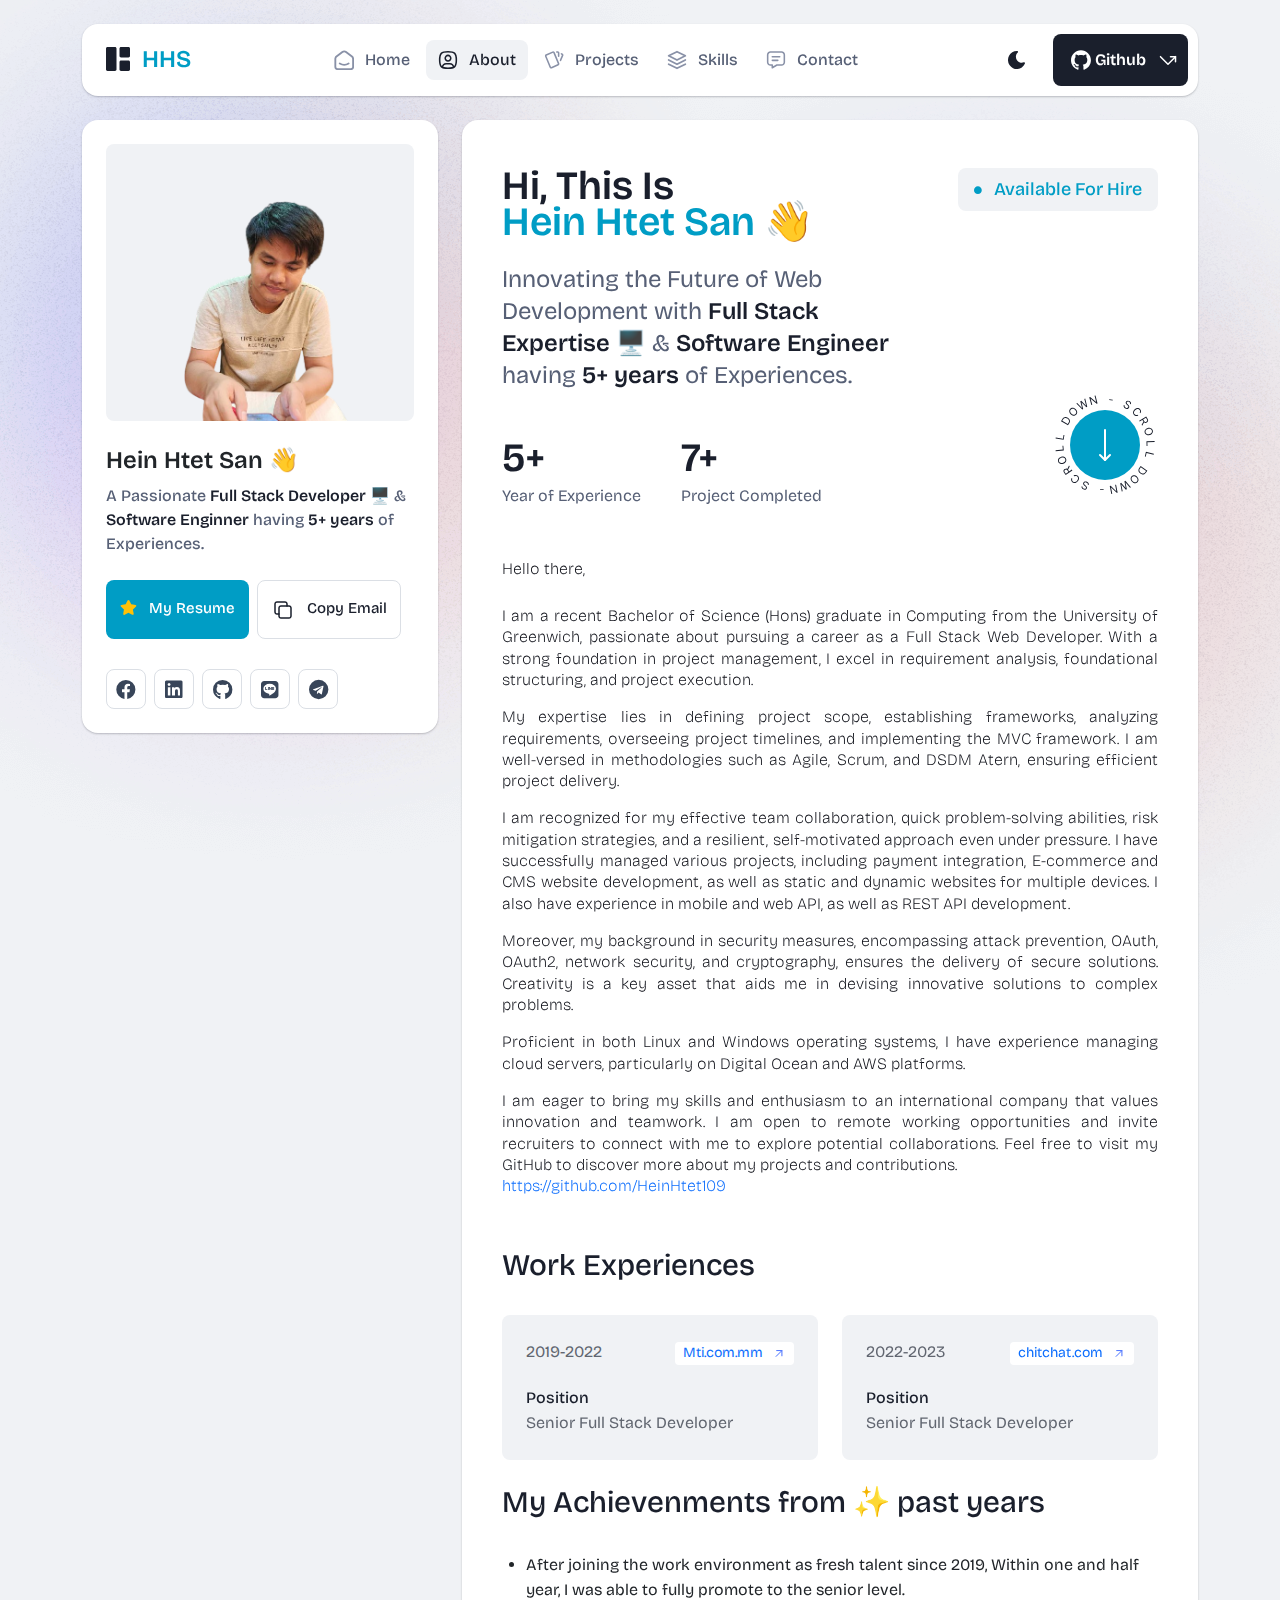
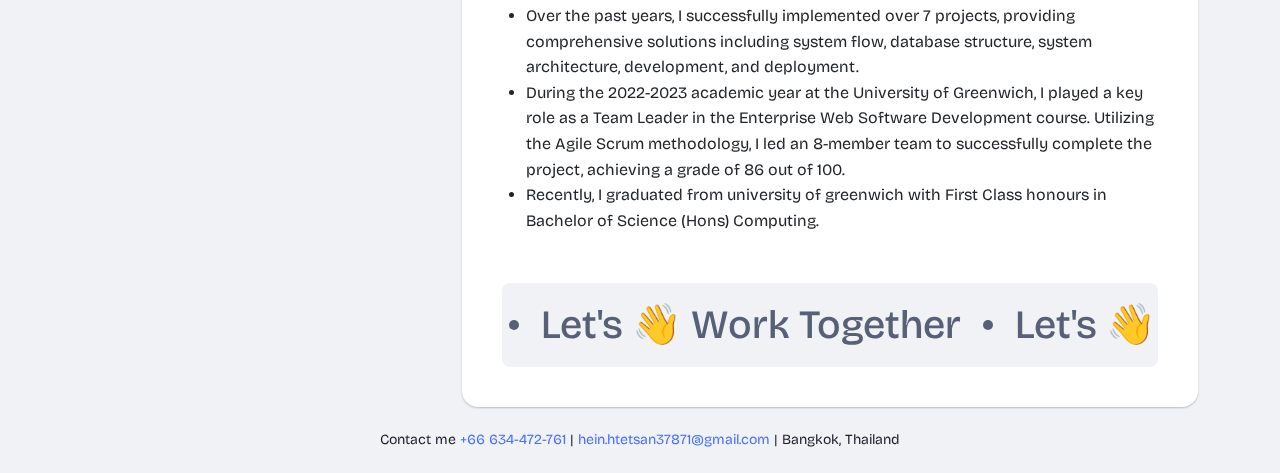
<file: about.html>
<!DOCTYPE html>
<html lang="en">
<head>
  <meta charset="UTF-8">
  <meta http-equiv="X-UA-Compatible" content="IE=edge">
  <title>HHS - Portfolio</title>
  <meta name="description" content="Hein Htet San: Personal Portfolio Website">
  <meta name="viewport" content="width=device-width, initial-scale=1">

  <link rel="shortcut icon" type="image/x-icon" href="assets/img/favicon.svg">


  <!-- CSS here -->
  <link rel="stylesheet" href="assets/css/bootstrap.min.css">
  <link rel="stylesheet" href="assets/fontawsome/css/all.min.css">
  <link rel="stylesheet" href="assets/fontawsome/css/fontawesome.min.css">
  <link rel="stylesheet" href="assets/css/slick.css">
  <link rel="stylesheet" href="assets/css/magnific-popup.css">
  <link rel="stylesheet" href="assets/css/style.css">
  <link rel="stylesheet" href="assets/css/responsive.css">
</head>

<body>
  <div id="page-content">
    <!-- header part start -->
    <header class="header-area">
      <nav class="navbar">
        <div class="container">
          <div class="menu-container">
            <div class="logo">
              <a class="navbar-brand me-0" href="index.html">
                <svg width="24" height="24" viewBox="0 0 24 24" fill="none" xmlns="http://www.w3.org/2000/svg">
                  <path
                    d="M0 1.5C0 1.10218 0.158035 0.720644 0.43934 0.43934C0.720644 0.158035 1.10218 0 1.5 0L9 0C9.39782 0 9.77936 0.158035 10.0607 0.43934C10.342 0.720644 10.5 1.10218 10.5 1.5V22.5C10.5 22.8978 10.342 23.2794 10.0607 23.5607C9.77936 23.842 9.39782 24 9 24H1.5C1.10218 24 0.720644 23.842 0.43934 23.5607C0.158035 23.2794 0 22.8978 0 22.5V1.5ZM13.5 1.5C13.5 1.10218 13.658 0.720644 13.9393 0.43934C14.2206 0.158035 14.6022 0 15 0L22.5 0C22.8978 0 23.2794 0.158035 23.5607 0.43934C23.842 0.720644 24 1.10218 24 1.5V9C24 9.39782 23.842 9.77936 23.5607 10.0607C23.2794 10.342 22.8978 10.5 22.5 10.5H15C14.6022 10.5 14.2206 10.342 13.9393 10.0607C13.658 9.77936 13.5 9.39782 13.5 9V1.5ZM13.5 15C13.5 14.6022 13.658 14.2206 13.9393 13.9393C14.2206 13.658 14.6022 13.5 15 13.5H22.5C22.8978 13.5 23.2794 13.658 23.5607 13.9393C23.842 14.2206 24 14.6022 24 15V22.5C24 22.8978 23.842 23.2794 23.5607 23.5607C23.2794 23.842 22.8978 24 22.5 24H15C14.6022 24 14.2206 23.842 13.9393 23.5607C13.658 23.2794 13.5 22.8978 13.5 22.5V15Z"
                    class="logo-icon" />
                </svg>
                <span><span class="primary">HHS</span></span>
              </a>
            </div>
            <div class="navbar-main d-flex flex-grow-1">
              <div class="logo inner-logo d-block d-xl-none">
                <a class="navbar-brand me-0" href="index.html">
                  <svg width="24" height="24" viewBox="0 0 24 24" fill="none" xmlns="http://www.w3.org/2000/svg">
                    <path
                      d="M0 1.5C0 1.10218 0.158035 0.720644 0.43934 0.43934C0.720644 0.158035 1.10218 0 1.5 0L9 0C9.39782 0 9.77936 0.158035 10.0607 0.43934C10.342 0.720644 10.5 1.10218 10.5 1.5V22.5C10.5 22.8978 10.342 23.2794 10.0607 23.5607C9.77936 23.842 9.39782 24 9 24H1.5C1.10218 24 0.720644 23.842 0.43934 23.5607C0.158035 23.2794 0 22.8978 0 22.5V1.5ZM13.5 1.5C13.5 1.10218 13.658 0.720644 13.9393 0.43934C14.2206 0.158035 14.6022 0 15 0L22.5 0C22.8978 0 23.2794 0.158035 23.5607 0.43934C23.842 0.720644 24 1.10218 24 1.5V9C24 9.39782 23.842 9.77936 23.5607 10.0607C23.2794 10.342 22.8978 10.5 22.5 10.5H15C14.6022 10.5 14.2206 10.342 13.9393 10.0607C13.658 9.77936 13.5 9.39782 13.5 9V1.5ZM13.5 15C13.5 14.6022 13.658 14.2206 13.9393 13.9393C14.2206 13.658 14.6022 13.5 15 13.5H22.5C22.8978 13.5 23.2794 13.658 23.5607 13.9393C23.842 14.2206 24 14.6022 24 15V22.5C24 22.8978 23.842 23.2794 23.5607 23.5607C23.2794 23.842 22.8978 24 22.5 24H15C14.6022 24 14.2206 23.842 13.9393 23.5607C13.658 23.2794 13.5 22.8978 13.5 22.5V15Z"
                      class="logo-icon" />
                  </svg>
                  <span>Hein Htet <span class="primary">San</span></span>
                </a>
              </div>
              <ul class="navbar-info mx-auto">
                <li class="nav-item">
                  <a class="nav-link" aria-current="page" href="index.html">
                    <svg class="nav-icon" viewBox="0 0 15 15" fill="none" xmlns="http://www.w3.org/2000/svg">
                      <path
                        d="M13.475 4.92481L9.03083 1.46814C8.64082 1.16473 8.1608 1 7.66667 1C7.17254 1 6.69251 1.16473 6.3025 1.46814L1.8575 4.92481C1.59037 5.13254 1.37424 5.39858 1.22563 5.7026C1.07701 6.00662 0.99984 6.34058 1 6.67897V12.679C1 13.121 1.17559 13.5449 1.48816 13.8575C1.80072 14.17 2.22464 14.3456 2.66667 14.3456H12.6667C13.1087 14.3456 13.5326 14.17 13.8452 13.8575C14.1577 13.5449 14.3333 13.121 14.3333 12.679V6.67897C14.3333 5.99314 14.0167 5.34564 13.475 4.92481Z"
                        stroke-width="1.4" stroke-linecap="round" stroke-linejoin="round" />
                      <path d="M10.9753 10.1665C9.13359 11.2773 6.14859 11.2773 4.30859 10.1665" stroke-width="1.4"
                        stroke-linecap="round" stroke-linejoin="round" />
                    </svg>
                    <span>Home</span>
                  </a>
                </li>
                <li class="nav-item">
                  <a class="nav-link active" href="about.html">
                    <svg class="nav-icon" viewBox="0 0 18 18" fill="none" xmlns="http://www.w3.org/2000/svg">
                      <path
                        d="M9 9.8335C9.66304 9.8335 10.2989 9.5701 10.7678 9.10126C11.2366 8.63242 11.5 7.99654 11.5 7.3335C11.5 6.67045 11.2366 6.03457 10.7678 5.56573C10.2989 5.09689 9.66304 4.8335 9 4.8335C8.33696 4.8335 7.70107 5.09689 7.23223 5.56573C6.76339 6.03457 6.5 6.67045 6.5 7.3335C6.5 7.99654 6.76339 8.63242 7.23223 9.10126C7.70107 9.5701 8.33696 9.8335 9 9.8335Z"
                        stroke-width="1.4" stroke-linecap="round" stroke-linejoin="round" />
                      <path
                        d="M9 1.5C15 1.5 16.5 3 16.5 9C16.5 15 15 16.5 9 16.5C3 16.5 1.5 15 1.5 9C1.5 3 3 1.5 9 1.5Z"
                        stroke-width="1.4" stroke-linecap="round" stroke-linejoin="round" />
                      <path
                        d="M4 15.7085V15.6668C4 14.7828 4.35119 13.9349 4.97631 13.3098C5.60143 12.6847 6.44928 12.3335 7.33333 12.3335H10.6667C11.5507 12.3335 12.3986 12.6847 13.0237 13.3098C13.6488 13.9349 14 14.7828 14 15.6668V15.7085"
                        stroke-width="1.4" stroke-linecap="round" stroke-linejoin="round" />
                    </svg>
                    About
                  </a>
                </li>                
                <li class="nav-item">
                  <a class="nav-link" href="projects.html">
                    <svg class="nav-icon" viewBox="0 0 18 17" fill="none" xmlns="http://www.w3.org/2000/svg">
                      <path
                        d="M2.00326 3.99733L7.95159 1.40649C8.04974 1.36442 8.15533 1.34243 8.26212 1.34181C8.3689 1.34119 8.47473 1.36196 8.57337 1.40289C8.67201 1.44382 8.76145 1.50408 8.83642 1.58013C8.9114 1.65617 8.97039 1.74646 9.00992 1.84566L13.1133 11.764C13.1985 11.9651 13.2014 12.1917 13.1213 12.3949C13.0412 12.5982 12.8845 12.7618 12.6849 12.8507L6.73742 15.4415C6.63922 15.4837 6.53356 15.5058 6.42668 15.5065C6.3198 15.5072 6.21387 15.4864 6.11514 15.4455C6.0164 15.4046 5.92688 15.3442 5.85184 15.2681C5.7768 15.192 5.71778 15.1016 5.67826 15.0023L1.57492 5.08316C1.48963 4.88204 1.48673 4.65546 1.56684 4.45222C1.64696 4.24898 1.80367 4.08616 2.00326 3.99733Z"
                        stroke-width="1.4" stroke-linecap="round" stroke-linejoin="round" />
                      <path
                        d="M11.5 1.3335H12.3333C12.5543 1.3335 12.7663 1.42129 12.9226 1.57757C13.0789 1.73385 13.1667 1.94582 13.1667 2.16683V5.0835"
                        stroke-width="1.4" stroke-linecap="round" stroke-linejoin="round" />
                      <path
                        d="M15.6663 3C15.8863 3.09333 16.0997 3.18083 16.3063 3.2625C16.5098 3.34882 16.6706 3.51241 16.7534 3.71729C16.8362 3.92217 16.8343 4.15155 16.748 4.355L14.833 8.83334"
                        stroke-width="1.4" stroke-linecap="round" stroke-linejoin="round" />
                    </svg>
                    Projects
                  </a>
                </li>
                <li class="nav-item">
                  <a class="nav-link" href="skills.html">
                    <svg class="nav-icon" viewBox="0 0 16 16" fill="none" xmlns="http://www.w3.org/2000/svg">
                      <path d="M7.99967 1.3335L1.33301 4.66683L7.99967 8.00016L14.6663 4.66683L7.99967 1.3335Z"
                        stroke-width="1.4" stroke-linecap="round" stroke-linejoin="round" />
                      <path d="M1.33301 8L7.99967 11.3333L14.6663 8" stroke-width="1.4" stroke-linecap="round"
                        stroke-linejoin="round" />
                      <path d="M1.33301 11.3335L7.99967 14.6668L14.6663 11.3335" stroke-width="1.4"
                        stroke-linecap="round" stroke-linejoin="round" />
                    </svg>
                    Skills
                  </a>
                </li>
                <li class="nav-item">
                  <a class="nav-link" href="contact.html">
                    <svg class="nav-icon" viewBox="0 0 18 17" fill="none" xmlns="http://www.w3.org/2000/svg">
                      <path d="M5.66699 5.5H12.3337" stroke-width="1.4" stroke-linecap="round"
                        stroke-linejoin="round" />
                      <path d="M5.66699 8.8335H10.667" stroke-width="1.4" stroke-linecap="round"
                        stroke-linejoin="round" />
                      <path
                        d="M14 1.3335C14.663 1.3335 15.2989 1.59689 15.7678 2.06573C16.2366 2.53457 16.5 3.17045 16.5 3.8335V10.5002C16.5 11.1632 16.2366 11.7991 15.7678 12.2679C15.2989 12.7368 14.663 13.0002 14 13.0002H9.83333L5.66667 15.5002V13.0002H4C3.33696 13.0002 2.70107 12.7368 2.23223 12.2679C1.76339 11.7991 1.5 11.1632 1.5 10.5002V3.8335C1.5 3.17045 1.76339 2.53457 2.23223 2.06573C2.70107 1.59689 3.33696 1.3335 4 1.3335H14Z"
                        stroke-width="1.4" stroke-linecap="round" stroke-linejoin="round" />
                    </svg>
                    Contact
                  </a>
                </li>
              </ul>
              <div class="header-right-info d-flex align-items-center">
                <button class="theme-control-btn">
                  <span class="dark">
                    <svg width="24" height="24" viewBox="0 0 24 24" fill="none" xmlns="http://www.w3.org/2000/svg">
                      <path
                        d="M11.8005 3C10.207 3.0003 8.64356 3.44286 7.27683 4.28049C5.91011 5.11811 4.79139 6.31937 4.04002 7.75612C3.28865 9.19288 2.93281 10.8112 3.01046 12.4386C3.08811 14.0659 3.59633 15.6411 4.48091 16.9963C5.3655 18.3514 6.59326 19.4356 8.03324 20.1333C9.47322 20.8309 11.0714 21.1157 12.6573 20.9574C14.2432 20.7991 15.7573 20.2036 17.0381 19.2344C18.319 18.2652 19.3185 16.9587 19.9301 15.4542C20.2302 14.7162 19.5111 13.9746 18.7875 14.2752C17.5475 14.7888 16.1706 14.8418 14.8963 14.425C13.622 14.0082 12.5308 13.1479 11.8126 11.9937C11.0943 10.8396 10.7943 9.4645 10.9648 8.10764C11.1353 6.75077 11.7655 5.49792 12.7458 4.5669L12.8136 4.4949C13.2986 3.9279 12.913 3.0072 12.1464 3.0072H11.9122L11.8524 3.0018L11.7996 3H11.8005Z"
                        fill="#1A1F2C" />
                    </svg>
                    <small class="theme-text d-block d-xl-none">Change appearance</small>
                  </span>
                  <span class="light">
                    <svg width="24" height="24" viewBox="0 0 24 24" fill="none" xmlns="http://www.w3.org/2000/svg">
                      <path
                        d="M12 19C12.2449 19 12.4813 19.09 12.6644 19.2527C12.8474 19.4155 12.9643 19.6397 12.993 19.883L13 20V21C12.9997 21.2549 12.9021 21.5 12.7272 21.6854C12.5522 21.8707 12.313 21.9822 12.0586 21.9972C11.8042 22.0121 11.5536 21.9293 11.3582 21.7657C11.1627 21.6021 11.0371 21.3701 11.007 21.117L11 21V20C11 19.7348 11.1054 19.4804 11.2929 19.2929C11.4804 19.1054 11.7348 19 12 19Z"
                        fill="#FD7E41" />
                      <path
                        d="M18.3127 16.9099L18.4067 16.9929L19.1067 17.6929C19.2861 17.8729 19.3902 18.1144 19.398 18.3683C19.4057 18.6223 19.3165 18.8697 19.1485 19.0602C18.9804 19.2508 18.7462 19.3702 18.4933 19.3943C18.2403 19.4184 17.9877 19.3454 17.7867 19.1899L17.6927 19.1069L16.9927 18.4069C16.8202 18.2347 16.7165 18.0053 16.7012 17.7619C16.6859 17.5186 16.76 17.278 16.9097 17.0855C17.0593 16.893 17.2741 16.7618 17.5137 16.7166C17.7533 16.6713 18.0012 16.7152 18.2107 16.8399L18.3127 16.9099Z"
                        fill="#FD7E41" />
                      <path
                        d="M7.00747 16.993C7.17965 17.1652 7.28308 17.3943 7.29836 17.6373C7.31364 17.8803 7.23972 18.1206 7.09047 18.313L7.00747 18.407L6.30747 19.107C6.12751 19.2863 5.88604 19.3905 5.63209 19.3982C5.37814 19.406 5.13076 19.3168 4.94019 19.1487C4.74963 18.9807 4.63017 18.7464 4.60607 18.4935C4.58198 18.2406 4.65506 17.988 4.81047 17.787L4.89347 17.693L5.59347 16.993C5.781 16.8055 6.03531 16.7002 6.30047 16.7002C6.56563 16.7002 6.81994 16.8055 7.00747 16.993Z"
                        fill="#FD7E41" />
                      <path
                        d="M3.99987 11C4.25475 11.0003 4.4999 11.0979 4.68524 11.2728C4.87057 11.4478 4.9821 11.687 4.99704 11.9414C5.01198 12.1958 4.92919 12.4464 4.7656 12.6418C4.60201 12.8373 4.36996 12.9629 4.11687 12.993L3.99987 13H2.99987C2.74499 12.9997 2.49984 12.9021 2.3145 12.7272C2.12916 12.5522 2.01763 12.313 2.0027 12.0586C1.98776 11.8042 2.07054 11.5536 2.23413 11.3582C2.39772 11.1627 2.62977 11.0371 2.88287 11.007L2.99987 11H3.99987Z"
                        fill="#FD7E41" />
                      <path
                        d="M20.9999 11C21.2547 11.0003 21.4999 11.0979 21.6852 11.2728C21.8706 11.4478 21.9821 11.687 21.997 11.9414C22.012 12.1958 21.9292 12.4464 21.7656 12.6418C21.602 12.8373 21.37 12.9629 21.1169 12.993L20.9999 13H19.9999C19.745 12.9997 19.4998 12.9021 19.3145 12.7272C19.1292 12.5522 19.0176 12.313 19.0027 12.0586C18.9878 11.8042 19.0705 11.5536 19.2341 11.3582C19.3977 11.1627 19.6298 11.0371 19.8829 11.007L19.9999 11H20.9999Z"
                        fill="#FD7E41" />
                      <path
                        d="M6.21264 4.80985L6.30664 4.89285L7.00664 5.59285C7.18599 5.77281 7.29011 6.01429 7.29787 6.26824C7.30562 6.52219 7.21642 6.76957 7.04839 6.96013C6.88036 7.1507 6.64609 7.27016 6.39316 7.29425C6.14024 7.31834 5.88763 7.24526 5.68664 7.08985L5.59264 7.00685L4.89264 6.30685C4.72073 6.13453 4.61757 5.90543 4.6025 5.66248C4.58744 5.41954 4.6615 5.17945 4.8108 4.98721C4.9601 4.79497 5.1744 4.66378 5.41351 4.61824C5.65262 4.57271 5.90013 4.61594 6.10964 4.73985L6.21264 4.80985Z"
                        fill="#FD7E41" />
                      <path
                        d="M19.1071 4.89288C19.2793 5.06508 19.3827 5.29418 19.398 5.5372C19.4132 5.78023 19.3393 6.02048 19.1901 6.21288L19.1071 6.30688L18.4071 7.00688C18.2271 7.18623 17.9856 7.29036 17.7317 7.29811C17.4777 7.30587 17.2304 7.21667 17.0398 7.04864C16.8492 6.8806 16.7298 6.64633 16.7057 6.39341C16.6816 6.14049 16.7547 5.88788 16.9101 5.68688L16.9931 5.59288L17.6931 4.89288C17.8806 4.70541 18.1349 4.6001 18.4001 4.6001C18.6652 4.6001 18.9196 4.70541 19.1071 4.89288Z"
                        fill="#FD7E41" />
                      <path
                        d="M12 2C12.2449 2.00003 12.4813 2.08996 12.6644 2.25272C12.8474 2.41547 12.9643 2.63975 12.993 2.883L13 3V4C12.9997 4.25488 12.9021 4.50003 12.7272 4.68537C12.5522 4.8707 12.313 4.98223 12.0586 4.99717C11.8042 5.01211 11.5536 4.92933 11.3582 4.76573C11.1627 4.60214 11.0371 4.3701 11.007 4.117L11 4V3C11 2.73478 11.1054 2.48043 11.2929 2.29289C11.4804 2.10536 11.7348 2 12 2Z"
                        fill="#FD7E41" />
                      <path
                        d="M12 7C12.9797 6.99994 13.9378 7.28769 14.7553 7.8275C15.5729 8.36731 16.2138 9.1354 16.5986 10.0364C16.9833 10.9373 17.0949 11.9315 16.9195 12.8953C16.7441 13.8592 16.2893 14.7502 15.6118 15.4579C14.9343 16.1655 14.0638 16.6585 13.1085 16.8756C12.1532 17.0928 11.1552 17.0245 10.2383 16.6793C9.3215 16.334 8.52629 15.7271 7.95146 14.9338C7.37663 14.1405 7.04752 13.1958 7.005 12.217L7 12L7.005 11.783C7.06092 10.4958 7.61161 9.27978 8.54222 8.38866C9.47284 7.49754 10.7115 7.00007 12 7Z"
                        fill="#FD7E41" />
                    </svg>
                    <small class="theme-text d-block d-xl-none">Change appearance</small>
                  </span>
                </button>
                <a href="https://github.com/HeinHtet109" class="github-btn d-flex align-items-center gap-1" target="_blank">
                  <svg class="icon" width="20" height="20" viewBox="0 -3.5 256 256" xmlns="http://www.w3.org/2000/svg"
                    preserveAspectRatio="xMinYMin meet" fill="#fff">                    
                    <g id="SVGRepo_iconCarrier">
                      <g fill="#fff">
                        <path
                          d="M127.505 0C57.095 0 0 57.085 0 127.505c0 56.336 36.534 104.13 87.196 120.99 6.372 1.18 8.712-2.766 8.712-6.134 0-3.04-.119-13.085-.173-23.739-35.473 7.713-42.958-15.044-42.958-15.044-5.8-14.738-14.157-18.656-14.157-18.656-11.568-7.914.872-7.752.872-7.752 12.804.9 19.546 13.14 19.546 13.14 11.372 19.493 29.828 13.857 37.104 10.6 1.144-8.242 4.449-13.866 8.095-17.05-28.32-3.225-58.092-14.158-58.092-63.014 0-13.92 4.981-25.295 13.138-34.224-1.324-3.212-5.688-16.18 1.235-33.743 0 0 10.707-3.427 35.073 13.07 10.17-2.826 21.078-4.242 31.914-4.29 10.836.048 21.752 1.464 31.942 4.29 24.337-16.497 35.029-13.07 35.029-13.07 6.94 17.563 2.574 30.531 1.25 33.743 8.175 8.929 13.122 20.303 13.122 34.224 0 48.972-29.828 59.756-58.22 62.912 4.573 3.957 8.648 11.717 8.648 23.612 0 17.06-.148 30.791-.148 34.991 0 3.393 2.295 7.369 8.759 6.117 50.634-16.879 87.122-64.656 87.122-120.973C255.009 57.085 197.922 0 127.505 0">
                        </path>
                        <path
                          d="M47.755 181.634c-.28.633-1.278.823-2.185.389-.925-.416-1.445-1.28-1.145-1.916.275-.652 1.273-.834 2.196-.396.927.415 1.455 1.287 1.134 1.923M54.027 187.23c-.608.564-1.797.302-2.604-.589-.834-.889-.99-2.077-.373-2.65.627-.563 1.78-.3 2.616.59.834.899.996 2.08.36 2.65M58.33 194.39c-.782.543-2.06.034-2.849-1.1-.781-1.133-.781-2.493.017-3.038.792-.545 2.05-.055 2.85 1.07.78 1.153.78 2.513-.019 3.069M65.606 202.683c-.699.77-2.187.564-3.277-.488-1.114-1.028-1.425-2.487-.724-3.258.707-.772 2.204-.555 3.302.488 1.107 1.026 1.445 2.496.7 3.258M75.01 205.483c-.307.998-1.741 1.452-3.185 1.028-1.442-.437-2.386-1.607-2.095-2.616.3-1.005 1.74-1.478 3.195-1.024 1.44.435 2.386 1.596 2.086 2.612M85.714 206.67c.036 1.052-1.189 1.924-2.705 1.943-1.525.033-2.758-.818-2.774-1.852 0-1.062 1.197-1.926 2.721-1.951 1.516-.03 2.758.815 2.758 1.86M96.228 206.267c.182 1.026-.872 2.08-2.377 2.36-1.48.27-2.85-.363-3.039-1.38-.184-1.052.89-2.105 2.367-2.378 1.508-.262 2.857.355 3.049 1.398">
                        </path>
                      </g>
                    </g>
                  </svg>
                  <span>Github</span>
                  <svg class="icon" width="20" height="20" viewBox="0 0 20 20" fill="none"
                    xmlns="http://www.w3.org/2000/svg">
                    <path d="M17.5 11.6665V6.6665H12.5" stroke="white" stroke-width="1.5" stroke-linecap="round"
                      stroke-linejoin="round" />
                    <path d="M17.5 6.6665L10 14.1665L2.5 6.6665" stroke="white" stroke-width="1.5"
                      stroke-linecap="round" stroke-linejoin="round" />
                  </svg>
                </a>
              </div>
            </div>
            <div class="mobile-menu-overlay d-block d-lg-none"></div>
            <div class="mobile-menu-control-bar d-block d-xl-none">
              <button class="mobile-menu-control-bar">
                <i class="fas fa-bars"></i>
              </button>
            </div>
          </div>
        </div>
      </nav>
    </header>
    <!-- header part end -->

    <!-- main area part start -->
    <main>

      <section class="content-box-area mt-4">
        <div class="container">
          <div class="row g-4">
            <div class="col-xl-4">
              <div class="card profile-card">
                <div class="card-body">
                  <div class="image text-center">
                    <img src="assets/img/images/profile.png" alt="profile" width="200px">
                  </div>
                  <div class="text">
                    <h3 class="card-title">Hein Htet San 👋</h3>
                    <p>A Passionate <span>Full Stack Developer</span> 🖥️ & <span>Software Enginner</span> having
                      <span>5+
                        years</span> of Experiences.
                    </p>
                    <div class="common-button-groups">
                      <a class="btn btn-download" href="assets/HeinHtetSan_Resume.pdf" download>
                        <i class="fa fa-star text-warning icon"></i>
                        My Resume
                      </a>
                      <button class="btn btn-copy" data-clipboard-text="hein.htetsan37871@gmail.com">
                        <svg class="icon" width="24" height="24" viewBox="0 0 24 24" fill="none"
                          xmlns="http://www.w3.org/2000/svg">
                          <path
                            d="M8 10C8 9.46957 8.21071 8.96086 8.58579 8.58579C8.96086 8.21071 9.46957 8 10 8H18C18.5304 8 19.0391 8.21071 19.4142 8.58579C19.7893 8.96086 20 9.46957 20 10V18C20 18.5304 19.7893 19.0391 19.4142 19.4142C19.0391 19.7893 18.5304 20 18 20H10C9.46957 20 8.96086 19.7893 8.58579 19.4142C8.21071 19.0391 8 18.5304 8 18V10Z"
                            stroke-width="1.5" stroke-linecap="round" stroke-linejoin="round" />
                          <path
                            d="M16 8V6C16 5.46957 15.7893 4.96086 15.4142 4.58579C15.0391 4.21071 14.5304 4 14 4H6C5.46957 4 4.96086 4.21071 4.58579 4.58579C4.21071 4.96086 4 5.46957 4 6V14C4 14.5304 4.21071 15.0391 4.58579 15.4142C4.96086 15.7893 5.46957 16 6 16H8"
                            stroke-width="1.5" stroke-linecap="round" stroke-linejoin="round" />
                        </svg>
                        Copy Email
                      </button>
                    </div>
                    <div class="social-media-icon">
                      <ul class="list-unstyled">
                        <li><a href="https://www.facebook.com/kgkhant.naing" target="_blank"><i
                              class="fab fa-facebook"></i></a></li>
                        <li><a href="https://www.linkedin.com/in/hein-htet-27856817b/" target="_blank"><i
                              class="fab fa-linkedin"></i></a></li>
                        <li><a href="https://github.com/HeinHtet109" target="_blank"><i class="fab fa-github"></i></a>
                        </li>
                        <li><a href="https://line.me/ti/p/eGwh01kdur" target="_blank"><i class="fab fa-line"></i></a>
                        </li>
                        <li><a href="https://t.me/heinhtet037" target="_blank"><i class="fab fa-telegram"></i></a></li>
                      </ul>
                    </div>
                  </div>
                </div>
              </div>
            </div>
            <div class="col-xl-8">
              <div class="card content-box-card">
                <div class="card-body">
                  <div class="top-info">
                    <div class="text">
                      <h1 class="main-title">Hi, This Is <span>Hein Htet San</span> 👋</h1>
                      <p>Innovating the Future of Web Development with <b>Full Stack Expertise</b> 🖥️ & <b>Software Engineer</b> having
                        <b>5+ years</b> of Experiences. </p>
                    </div>
                    <div class="available-btn">
                      <span><i class="fas fa-circle"></i> Available For Hire</span>
                    </div>
                  </div>
                  <div class="counter-area">
                    <div class="counter">
                      <div class="counter-item">
                        <h3 class="number">5+</h3>
                        <p class="subtitle">Year of Experience</p>
                      </div>
                      <div class="counter-item">
                        <h3 class="number">7+</h3>
                        <p class="subtitle">Project Completed
                        </p>
                      </div>                      
                    </div>
                    <div class="circle-area">
                      <div class="circle-text">
                        <img class="circle-image" src="assets/img/about-us/circle-text.svg" alt="circle-text">
                        <img class="circle-image circle-image-light d-none"
                          src="assets/img/about-us/circle-text-light.svg" alt="circle-text">
                        <span class="arrow-down">
                          <svg width="40" height="40" viewBox="0 0 40 40" fill="none"
                            xmlns="http://www.w3.org/2000/svg">
                            <path d="M20 5V35" stroke="white" stroke-width="2" stroke-linecap="round"
                              stroke-linejoin="round" />
                            <path d="M15 30L20 35L25 30" stroke="white" stroke-width="2" stroke-linecap="round"
                              stroke-linejoin="round" />
                          </svg>
                        </span>
                      </div>
                    </div>
                  </div>                  
                  <div class="working-with-area">                    
                    <div class="working-with-main">
                      <div class="top-info mb-0 text-sm">
                        <div class="text-normal">
                          <p>Hello there,</p><br>
                          <p class="mb-3">I am a recent Bachelor of Science (Hons) graduate in Computing from the University of Greenwich, passionate about pursuing a career as a Full Stack Web Developer. With a strong foundation in project management, I excel in requirement analysis, foundational structuring, and project execution.</p>
                          <p class="mb-3">My expertise lies in defining project scope, establishing frameworks, analyzing requirements, overseeing project timelines, and implementing the MVC framework. I am well-versed in methodologies such as Agile, Scrum, and DSDM Atern, ensuring efficient project delivery.</p>
                          <p class="mb-3">I am recognized for my effective team collaboration, quick problem-solving abilities, risk mitigation strategies, and a resilient, self-motivated approach even under pressure. I have successfully managed various projects, including payment integration, E-commerce and CMS website development, as well as static and dynamic websites for multiple devices. I also have experience in mobile and web API, as well as REST API development.</p>
                          <p class="mb-3">Moreover, my background in security measures, encompassing attack prevention, OAuth, OAuth2, network security, and cryptography, ensures the delivery of secure solutions. Creativity is a key asset that aids me in devising innovative solutions to complex problems.</p>
                          <p class="mb-3">Proficient in both Linux and Windows operating systems, I have experience managing cloud servers, particularly on Digital Ocean and AWS platforms.</p>
                          <p>I am eager to bring my skills and enthusiasm to an international company that values innovation and teamwork. I am open to remote working opportunities and invite recruiters to connect with me to explore potential collaborations. Feel free to visit my GitHub to discover more about my projects and contributions. <br> <a href="https://github.com/HeinHtet109">https://github.com/HeinHtet109</a></p>
                        </div>
                      </div>
                    </div>
                  </div>   
                  
                  <div class="client-feedback">
                    <h2 class="main-common-title">Work Experiences
                    </h2>
                    <div class="row client-feedback-slider">
                      <div class="col-lg-6">
                        <div class="feedback-item">
                          <div class="feedback-top-info">
                            <div class="rating">
                              <p>2019-2022</p>
                            </div>
                            <div class="website">
                              <a href="https://mti.com.mm" target="_blank">Mti.com.mm
                                <svg class="arrow-up" width="14" height="15" viewBox="0 0 14 15" fill="none"
                                  xmlns="http://www.w3.org/2000/svg">
                                  <path d="M9.91634 4.5835L4.08301 10.4168" stroke-linecap="round"
                                    stroke-linejoin="round" />
                                  <path d="M4.66699 4.5835H9.91699V9.8335" stroke-linecap="round"
                                    stroke-linejoin="round" />
                                </svg>
                              </a>
                            </div>
                          </div>                          
                          <div class="designation">
                            <p><span>Position</span><br> Senior Full Stack Developer</p>
                          </div>
                        </div>
                      </div>
                      <div class="col-lg-6">
                        <div class="feedback-item">
                          <div class="feedback-top-info">
                            <div class="rating">
                              <p>2022-2023</p>
                            </div>
                            <div class="website">
                              <a href="https://chitchatmyanmar.com" target="_blank">chitchat.com
                                <svg class="arrow-up" width="14" height="15" viewBox="0 0 14 15" fill="none"
                                  xmlns="http://www.w3.org/2000/svg">
                                  <path d="M9.91634 4.5835L4.08301 10.4168" stroke-linecap="round"
                                    stroke-linejoin="round" />
                                  <path d="M4.66699 4.5835H9.91699V9.8335" stroke-linecap="round"
                                    stroke-linejoin="round" />
                                </svg>
                              </a>
                            </div>
                          </div>                          
                          <div class="designation">
                            <p><span>Position</span><br> Senior Full Stack Developer</p>
                          </div>
                        </div>
                      </div>                      
                    </div>
                  </div>

                  <div class="working-with-area mt-24">
                    <h2 class="main-common-title">My Achievenments from ✨ past years
                    </h2>
                    <div class="working-with-main">
                      <ul class="ms-4 main-list">
                        <li>After joining the work environment as fresh talent since 2019, Within one and half year, I was able to fully promote to the senior level.</li>
                        <li>Over the past years, I successfully implemented over 7 projects, providing comprehensive solutions including system flow, database structure, system architecture, development, and deployment.</li>
                        <li>During the 2022-2023 academic year at the University of Greenwich, I played a key role as a Team Leader in the Enterprise Web Software Development course. Utilizing the Agile Scrum methodology, I led an 8-member team to successfully complete the project, achieving a grade of 86 out of 100.</li>
                        <li>Recently, I graduated from university of greenwich with First Class honours in Bachelor of Science (Hons) Computing.</li>
                      </ul>
                    </div>
                  </div>
                  
                  <div class="work-together-slider">
                    <div class="slider-main d-flex gap-4 align-items-center">
                      <div class="slider-item">
                        <a href="contact.html">Let's 👋 Work Together</a>
                        <a href="contact.html">Let's 👋 Work Together</a>
                      </div>
                      <div class="slider-item">
                        <a href="contact.html">Let's 👋 Work Together</a>
                        <a href="contact.html">Let's 👋 Work Together</a>
                      </div>
                    </div>
                  </div>
                </div>
              </div>
            </div>
          </div>
        </div>
      </section>

      <!-- background shape area start -->
      <div class="background-shapes">
        <div class="shape-1 common-shape">
          <img src="assets/img/bg/banner-shape-1.png" alt="banner-shape-1">
        </div>
        <div class="shape-2 common-shape">
          <img src="assets/img/bg/banner-shape-1.png" alt="banner-shape-1">
        </div>
        <div class="threed-shape-1 move-with-cursor" data-value="1">
          <img src="assets/img/bg/object-3d-1.png" alt="object-3d-1">
        </div>
        <div class="threed-shape-2 move-with-cursor" data-value="1">
          <img src="assets/img/bg/object-3d-2.png" alt="object-3d-2">
        </div>
      </div>
      <!-- background shape area end -->
    </main>
    <!-- main area part end -->

    <!-- footer part start -->
    <footer class="footer-area">
      <div class="container">
        <div class="text text-center">
          <p>Contact me <a href="tel:+66634472761">+66 634-472-761</a> | <a href="mailto:hein.htetsan37871@gmail.com">hein.htetsan37871@gmail.com</a> | Bangkok, Thailand</p>
        </div>
      </div>
    </footer>
    <!-- footer part end -->
  </div>
  <!-- JS here -->
  <script src="assets/js/vendor/jquery-3.6.0.min.js"></script>
  <script src="assets/js/bootstrap.bundle.min.js"></script>
  <script src="assets/js/jquery.magnific-popup.min.js"></script>
  <script src="assets/js/ajax-form.js"></script>
  <script src="assets/js/clipboard.min.js"></script>
  <script src="assets/js/slick.min.js"></script>
  <script src="assets/js/script.js"></script>
</body>
</html>
</file>
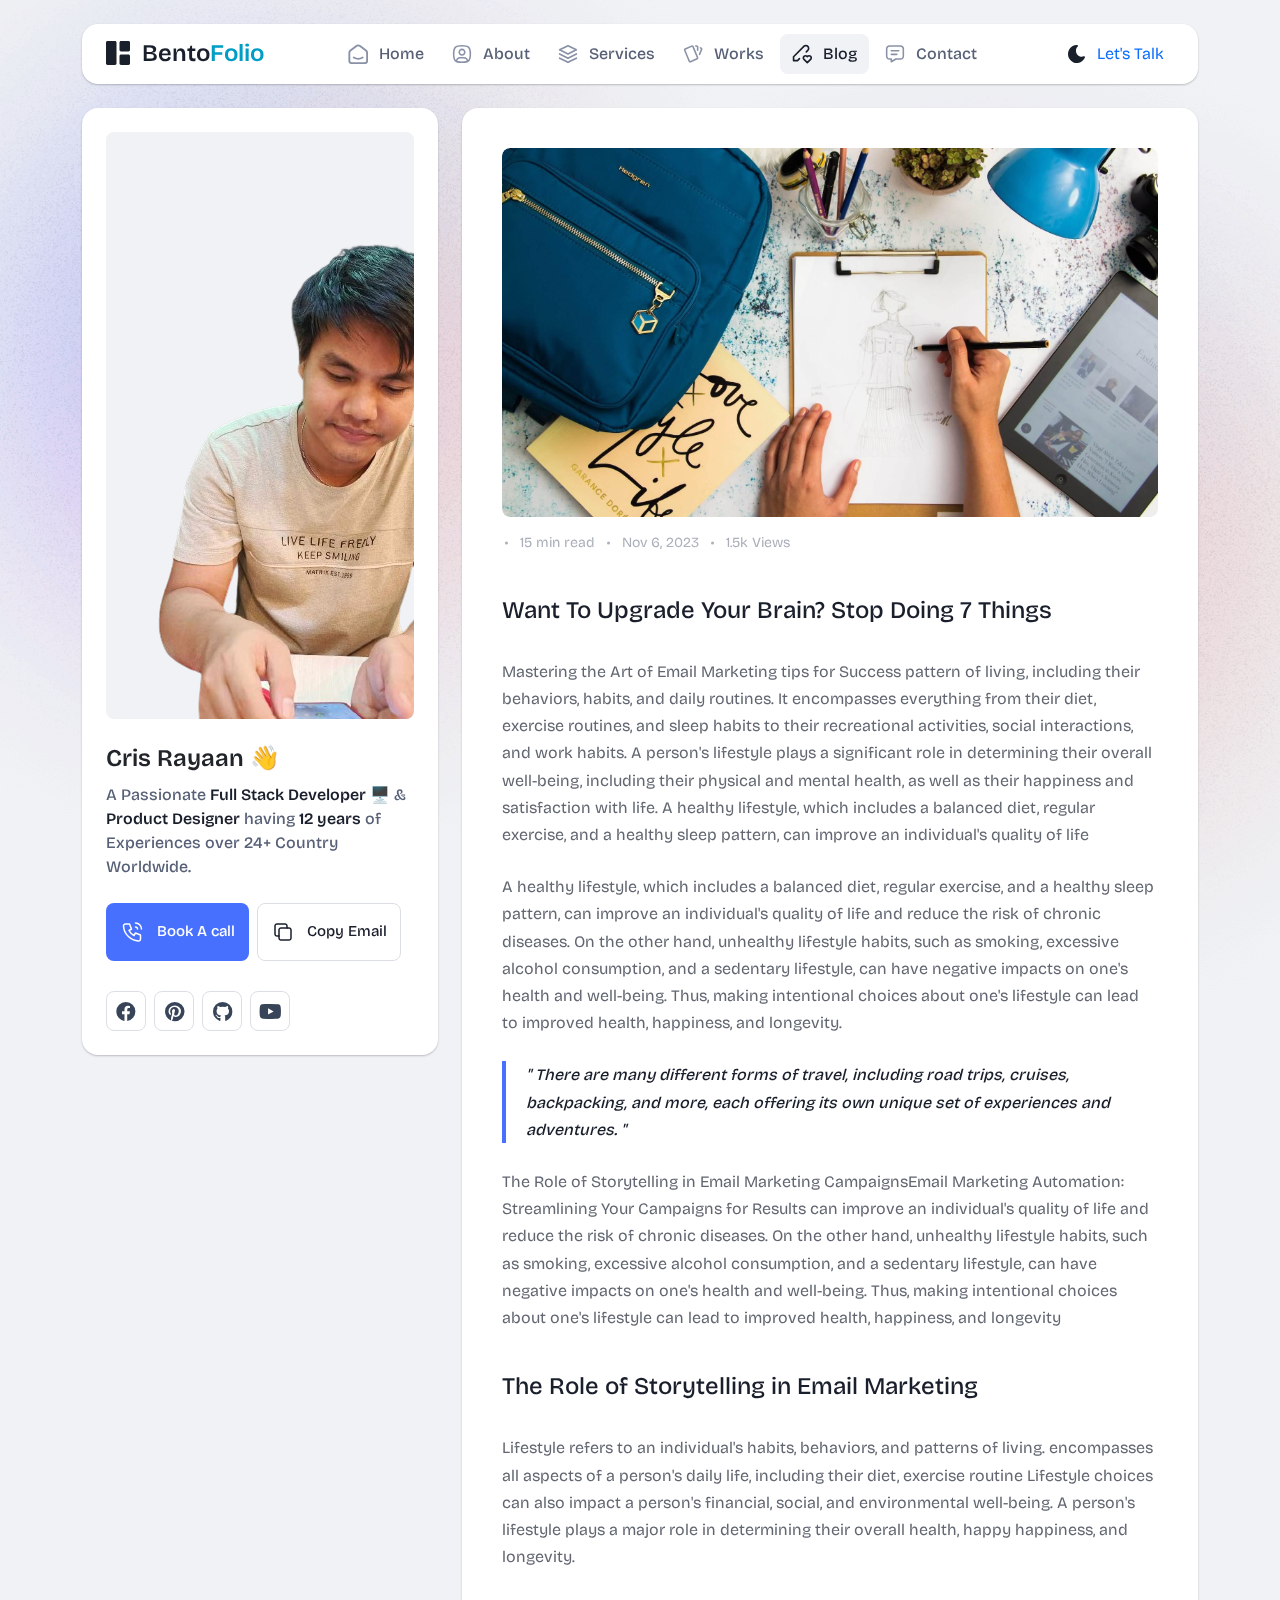
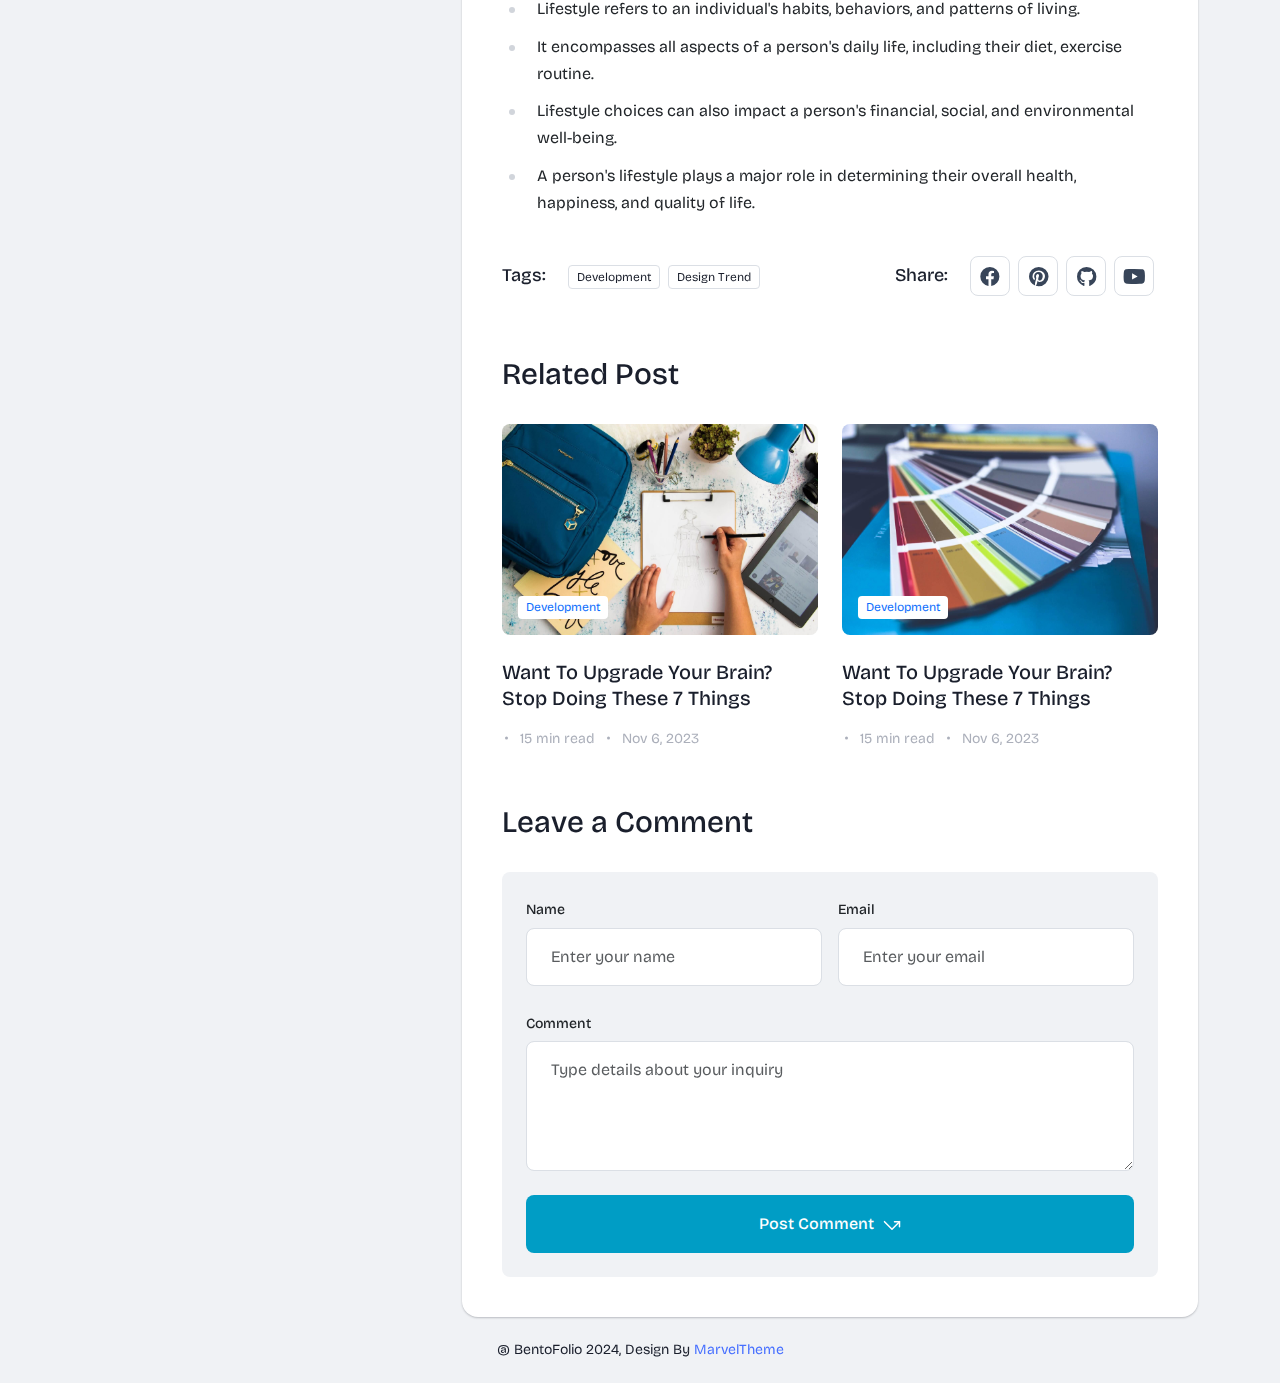
<file: article.html>
<!DOCTYPE html>
<html lang="en">


<!-- Mirrored from marveltheme.com/tf/html/bentofolio-html/article.html by HTTrack Website Copier/3.x [XR&CO'2014], Sat, 04 May 2024 09:46:28 GMT -->
<head>
  <meta charset="UTF-8">
  <meta http-equiv="X-UA-Compatible" content="IE=edge">
  <title>Bentofolio - Bootstrap Personal Portfolio Template</title>
  <meta name="description" content="Bentofolio - Bootstrap Personal Portfolio Template">
  <meta name="viewport" content="width=device-width, initial-scale=1">

  <link rel="shortcut icon" type="image/x-icon" href="assets/img/favicon.svg">
  <!-- Place favicon.ico in the root directory -->

  <!-- CSS here -->
  <link rel="stylesheet" href="assets/css/bootstrap.min.css">
  <link rel="stylesheet" href="assets/fontawsome/css/all.min.css">
  <link rel="stylesheet" href="assets/fontawsome/css/fontawesome.min.css">
  <link rel="stylesheet" href="assets/css/slick.css">
  <link rel="stylesheet" href="assets/css/magnific-popup.css">
  <link rel="stylesheet" href="assets/css/style.css">
  <link rel="stylesheet" href="assets/css/responsive.css">
</head>

<body>
  <div id="page-content">
    <!-- header part start -->
    <header class="header-area">
      <nav class="navbar">
        <div class="container">
          <div class="menu-container">
            <div class="logo">
              <a class="navbar-brand me-0" href="index-2.html">
                <svg width="24" height="24" viewBox="0 0 24 24" fill="none" xmlns="http://www.w3.org/2000/svg">
                  <path
                    d="M0 1.5C0 1.10218 0.158035 0.720644 0.43934 0.43934C0.720644 0.158035 1.10218 0 1.5 0L9 0C9.39782 0 9.77936 0.158035 10.0607 0.43934C10.342 0.720644 10.5 1.10218 10.5 1.5V22.5C10.5 22.8978 10.342 23.2794 10.0607 23.5607C9.77936 23.842 9.39782 24 9 24H1.5C1.10218 24 0.720644 23.842 0.43934 23.5607C0.158035 23.2794 0 22.8978 0 22.5V1.5ZM13.5 1.5C13.5 1.10218 13.658 0.720644 13.9393 0.43934C14.2206 0.158035 14.6022 0 15 0L22.5 0C22.8978 0 23.2794 0.158035 23.5607 0.43934C23.842 0.720644 24 1.10218 24 1.5V9C24 9.39782 23.842 9.77936 23.5607 10.0607C23.2794 10.342 22.8978 10.5 22.5 10.5H15C14.6022 10.5 14.2206 10.342 13.9393 10.0607C13.658 9.77936 13.5 9.39782 13.5 9V1.5ZM13.5 15C13.5 14.6022 13.658 14.2206 13.9393 13.9393C14.2206 13.658 14.6022 13.5 15 13.5H22.5C22.8978 13.5 23.2794 13.658 23.5607 13.9393C23.842 14.2206 24 14.6022 24 15V22.5C24 22.8978 23.842 23.2794 23.5607 23.5607C23.2794 23.842 22.8978 24 22.5 24H15C14.6022 24 14.2206 23.842 13.9393 23.5607C13.658 23.2794 13.5 22.8978 13.5 22.5V15Z"
                    class="logo-icon" />
                </svg>
                <span>Bento<span class="primary">Folio</span></span>
              </a>
            </div>
            <div class="navbar-main d-flex flex-grow-1">
              <div class="logo inner-logo d-block d-xl-none">
                <a class="navbar-brand me-0" href="index-2.html">
                  <svg width="24" height="24" viewBox="0 0 24 24" fill="none" xmlns="http://www.w3.org/2000/svg">
                    <path
                      d="M0 1.5C0 1.10218 0.158035 0.720644 0.43934 0.43934C0.720644 0.158035 1.10218 0 1.5 0L9 0C9.39782 0 9.77936 0.158035 10.0607 0.43934C10.342 0.720644 10.5 1.10218 10.5 1.5V22.5C10.5 22.8978 10.342 23.2794 10.0607 23.5607C9.77936 23.842 9.39782 24 9 24H1.5C1.10218 24 0.720644 23.842 0.43934 23.5607C0.158035 23.2794 0 22.8978 0 22.5V1.5ZM13.5 1.5C13.5 1.10218 13.658 0.720644 13.9393 0.43934C14.2206 0.158035 14.6022 0 15 0L22.5 0C22.8978 0 23.2794 0.158035 23.5607 0.43934C23.842 0.720644 24 1.10218 24 1.5V9C24 9.39782 23.842 9.77936 23.5607 10.0607C23.2794 10.342 22.8978 10.5 22.5 10.5H15C14.6022 10.5 14.2206 10.342 13.9393 10.0607C13.658 9.77936 13.5 9.39782 13.5 9V1.5ZM13.5 15C13.5 14.6022 13.658 14.2206 13.9393 13.9393C14.2206 13.658 14.6022 13.5 15 13.5H22.5C22.8978 13.5 23.2794 13.658 23.5607 13.9393C23.842 14.2206 24 14.6022 24 15V22.5C24 22.8978 23.842 23.2794 23.5607 23.5607C23.2794 23.842 22.8978 24 22.5 24H15C14.6022 24 14.2206 23.842 13.9393 23.5607C13.658 23.2794 13.5 22.8978 13.5 22.5V15Z"
                      class="logo-icon" />
                  </svg>
                  <span>Bento<span class="primary">Folio</span></span>
                </a>
              </div>
              <ul class="navbar-info mx-auto">
                <li class="nav-item">
                  <a class="nav-link" aria-current="page" href="index-2.html">
                    <svg class="nav-icon" viewBox="0 0 15 15" fill="none" xmlns="http://www.w3.org/2000/svg">
                      <path
                        d="M13.475 4.92481L9.03083 1.46814C8.64082 1.16473 8.1608 1 7.66667 1C7.17254 1 6.69251 1.16473 6.3025 1.46814L1.8575 4.92481C1.59037 5.13254 1.37424 5.39858 1.22563 5.7026C1.07701 6.00662 0.99984 6.34058 1 6.67897V12.679C1 13.121 1.17559 13.5449 1.48816 13.8575C1.80072 14.17 2.22464 14.3456 2.66667 14.3456H12.6667C13.1087 14.3456 13.5326 14.17 13.8452 13.8575C14.1577 13.5449 14.3333 13.121 14.3333 12.679V6.67897C14.3333 5.99314 14.0167 5.34564 13.475 4.92481Z"
                        stroke-width="1.4" stroke-linecap="round" stroke-linejoin="round" />
                      <path d="M10.9753 10.1665C9.13359 11.2773 6.14859 11.2773 4.30859 10.1665" stroke-width="1.4"
                        stroke-linecap="round" stroke-linejoin="round" />
                    </svg>

                    <span>Home</span>
                  </a>
                </li>
                <li class="nav-item">
                  <a class="nav-link" href="about.html">
                    <svg class="nav-icon" viewBox="0 0 18 18" fill="none" xmlns="http://www.w3.org/2000/svg">
                      <path
                        d="M9 9.8335C9.66304 9.8335 10.2989 9.5701 10.7678 9.10126C11.2366 8.63242 11.5 7.99654 11.5 7.3335C11.5 6.67045 11.2366 6.03457 10.7678 5.56573C10.2989 5.09689 9.66304 4.8335 9 4.8335C8.33696 4.8335 7.70107 5.09689 7.23223 5.56573C6.76339 6.03457 6.5 6.67045 6.5 7.3335C6.5 7.99654 6.76339 8.63242 7.23223 9.10126C7.70107 9.5701 8.33696 9.8335 9 9.8335Z"
                        stroke-width="1.4" stroke-linecap="round" stroke-linejoin="round" />
                      <path
                        d="M9 1.5C15 1.5 16.5 3 16.5 9C16.5 15 15 16.5 9 16.5C3 16.5 1.5 15 1.5 9C1.5 3 3 1.5 9 1.5Z"
                        stroke-width="1.4" stroke-linecap="round" stroke-linejoin="round" />
                      <path
                        d="M4 15.7085V15.6668C4 14.7828 4.35119 13.9349 4.97631 13.3098C5.60143 12.6847 6.44928 12.3335 7.33333 12.3335H10.6667C11.5507 12.3335 12.3986 12.6847 13.0237 13.3098C13.6488 13.9349 14 14.7828 14 15.6668V15.7085"
                        stroke-width="1.4" stroke-linecap="round" stroke-linejoin="round" />
                    </svg>
                    About
                  </a>
                </li>
                <li class="nav-item">
                  <a class="nav-link" href="services.html">
                    <svg class="nav-icon" viewBox="0 0 16 16" fill="none" xmlns="http://www.w3.org/2000/svg">
                      <path d="M7.99967 1.3335L1.33301 4.66683L7.99967 8.00016L14.6663 4.66683L7.99967 1.3335Z"
                        stroke-width="1.4" stroke-linecap="round" stroke-linejoin="round" />
                      <path d="M1.33301 8L7.99967 11.3333L14.6663 8" stroke-width="1.4" stroke-linecap="round"
                        stroke-linejoin="round" />
                      <path d="M1.33301 11.3335L7.99967 14.6668L14.6663 11.3335" stroke-width="1.4"
                        stroke-linecap="round" stroke-linejoin="round" />
                    </svg>
                    Services
                  </a>
                </li>
                <li class="nav-item">
                  <a class="nav-link" href="portfolio.html">
                    <svg class="nav-icon" viewBox="0 0 18 17" fill="none" xmlns="http://www.w3.org/2000/svg">
                      <path
                        d="M2.00326 3.99733L7.95159 1.40649C8.04974 1.36442 8.15533 1.34243 8.26212 1.34181C8.3689 1.34119 8.47473 1.36196 8.57337 1.40289C8.67201 1.44382 8.76145 1.50408 8.83642 1.58013C8.9114 1.65617 8.97039 1.74646 9.00992 1.84566L13.1133 11.764C13.1985 11.9651 13.2014 12.1917 13.1213 12.3949C13.0412 12.5982 12.8845 12.7618 12.6849 12.8507L6.73742 15.4415C6.63922 15.4837 6.53356 15.5058 6.42668 15.5065C6.3198 15.5072 6.21387 15.4864 6.11514 15.4455C6.0164 15.4046 5.92688 15.3442 5.85184 15.2681C5.7768 15.192 5.71778 15.1016 5.67826 15.0023L1.57492 5.08316C1.48963 4.88204 1.48673 4.65546 1.56684 4.45222C1.64696 4.24898 1.80367 4.08616 2.00326 3.99733Z"
                        stroke-width="1.4" stroke-linecap="round" stroke-linejoin="round" />
                      <path
                        d="M11.5 1.3335H12.3333C12.5543 1.3335 12.7663 1.42129 12.9226 1.57757C13.0789 1.73385 13.1667 1.94582 13.1667 2.16683V5.0835"
                        stroke-width="1.4" stroke-linecap="round" stroke-linejoin="round" />
                      <path
                        d="M15.6663 3C15.8863 3.09333 16.0997 3.18083 16.3063 3.2625C16.5098 3.34882 16.6706 3.51241 16.7534 3.71729C16.8362 3.92217 16.8343 4.15155 16.748 4.355L14.833 8.83334"
                        stroke-width="1.4" stroke-linecap="round" stroke-linejoin="round" />
                    </svg>
                    Works
                  </a>
                </li>
                <li class="nav-item">
                  <a class="nav-link active" href="blog.html">
                    <svg class="nav-icon" viewBox="0 0 17 16" fill="none" xmlns="http://www.w3.org/2000/svg">
                      <path
                        d="M12.1663 6.16676L13.4163 4.91676C13.6352 4.69789 13.8088 4.43805 13.9273 4.15208C14.0457 3.86612 14.1067 3.55962 14.1067 3.25009C14.1067 2.94056 14.0457 2.63406 13.9273 2.3481C13.8088 2.06213 13.6352 1.80229 13.4163 1.58342C13.1975 1.36455 12.9376 1.19094 12.6517 1.07248C12.3657 0.954033 12.0592 0.893066 11.7497 0.893066C11.4401 0.893066 11.1336 0.954033 10.8477 1.07248C10.5617 1.19094 10.3019 1.36455 10.083 1.58342L1.33301 10.3334V13.6668H4.66634L6.33301 12.0001"
                        stroke-width="1.4" stroke-linecap="round" stroke-linejoin="round" />
                      <path
                        d="M13.0004 15.3335L15.7921 12.5968C15.9633 12.4307 16.0995 12.232 16.1926 12.0124C16.2857 11.7927 16.3339 11.5567 16.3343 11.3181C16.3347 11.0796 16.2873 10.8434 16.1948 10.6235C16.1024 10.4035 15.9669 10.2044 15.7963 10.0377C15.448 9.69712 14.9806 9.50602 14.4935 9.50509C14.0065 9.50415 13.5383 9.69346 13.1888 10.0327L13.0021 10.216L12.8163 10.0327C12.4681 9.69237 12.0008 9.50143 11.5139 9.50049C11.0271 9.49956 10.5591 9.68871 10.2096 10.0277C10.0383 10.1937 9.9021 10.3924 9.80891 10.612C9.71572 10.8316 9.66746 11.0677 9.667 11.3062C9.66653 11.5447 9.71386 11.781 9.80619 12.0009C9.89853 12.2209 10.034 12.4201 10.2046 12.5868L13.0004 15.3335Z"
                        stroke-width="1.4" stroke-linecap="round" stroke-linejoin="round" />
                    </svg>
                    Blog
                  </a>
                </li>
                <li class="nav-item">
                  <a class="nav-link" href="contact.html">
                    <svg class="nav-icon" viewBox="0 0 18 17" fill="none" xmlns="http://www.w3.org/2000/svg">
                      <path d="M5.66699 5.5H12.3337" stroke-width="1.4" stroke-linecap="round"
                        stroke-linejoin="round" />
                      <path d="M5.66699 8.8335H10.667" stroke-width="1.4" stroke-linecap="round"
                        stroke-linejoin="round" />
                      <path
                        d="M14 1.3335C14.663 1.3335 15.2989 1.59689 15.7678 2.06573C16.2366 2.53457 16.5 3.17045 16.5 3.8335V10.5002C16.5 11.1632 16.2366 11.7991 15.7678 12.2679C15.2989 12.7368 14.663 13.0002 14 13.0002H9.83333L5.66667 15.5002V13.0002H4C3.33696 13.0002 2.70107 12.7368 2.23223 12.2679C1.76339 11.7991 1.5 11.1632 1.5 10.5002V3.8335C1.5 3.17045 1.76339 2.53457 2.23223 2.06573C2.70107 1.59689 3.33696 1.3335 4 1.3335H14Z"
                        stroke-width="1.4" stroke-linecap="round" stroke-linejoin="round" />
                    </svg>
                    Contact
                  </a>
                </li>
              </ul>
              <div class="header-right-info d-flex align-items-center">
                <button class="theme-control-btn">
                  <span class="dark">
                    <svg width="24" height="24" viewBox="0 0 24 24" fill="none" xmlns="http://www.w3.org/2000/svg">
                      <path
                        d="M11.8005 3C10.207 3.0003 8.64356 3.44286 7.27683 4.28049C5.91011 5.11811 4.79139 6.31937 4.04002 7.75612C3.28865 9.19288 2.93281 10.8112 3.01046 12.4386C3.08811 14.0659 3.59633 15.6411 4.48091 16.9963C5.3655 18.3514 6.59326 19.4356 8.03324 20.1333C9.47322 20.8309 11.0714 21.1157 12.6573 20.9574C14.2432 20.7991 15.7573 20.2036 17.0381 19.2344C18.319 18.2652 19.3185 16.9587 19.9301 15.4542C20.2302 14.7162 19.5111 13.9746 18.7875 14.2752C17.5475 14.7888 16.1706 14.8418 14.8963 14.425C13.622 14.0082 12.5308 13.1479 11.8126 11.9937C11.0943 10.8396 10.7943 9.4645 10.9648 8.10764C11.1353 6.75077 11.7655 5.49792 12.7458 4.5669L12.8136 4.4949C13.2986 3.9279 12.913 3.0072 12.1464 3.0072H11.9122L11.8524 3.0018L11.7996 3H11.8005Z"
                        fill="#1A1F2C" />
                    </svg>
                    <small class="theme-text d-block d-xl-none">Change appearance</small>
                  </span>
                  <span class="light">
                    <svg width="24" height="24" viewBox="0 0 24 24" fill="none" xmlns="http://www.w3.org/2000/svg">
                      <path
                        d="M12 19C12.2449 19 12.4813 19.09 12.6644 19.2527C12.8474 19.4155 12.9643 19.6397 12.993 19.883L13 20V21C12.9997 21.2549 12.9021 21.5 12.7272 21.6854C12.5522 21.8707 12.313 21.9822 12.0586 21.9972C11.8042 22.0121 11.5536 21.9293 11.3582 21.7657C11.1627 21.6021 11.0371 21.3701 11.007 21.117L11 21V20C11 19.7348 11.1054 19.4804 11.2929 19.2929C11.4804 19.1054 11.7348 19 12 19Z"
                        fill="#FD7E41" />
                      <path
                        d="M18.3127 16.9099L18.4067 16.9929L19.1067 17.6929C19.2861 17.8729 19.3902 18.1144 19.398 18.3683C19.4057 18.6223 19.3165 18.8697 19.1485 19.0602C18.9804 19.2508 18.7462 19.3702 18.4933 19.3943C18.2403 19.4184 17.9877 19.3454 17.7867 19.1899L17.6927 19.1069L16.9927 18.4069C16.8202 18.2347 16.7165 18.0053 16.7012 17.7619C16.6859 17.5186 16.76 17.278 16.9097 17.0855C17.0593 16.893 17.2741 16.7618 17.5137 16.7166C17.7533 16.6713 18.0012 16.7152 18.2107 16.8399L18.3127 16.9099Z"
                        fill="#FD7E41" />
                      <path
                        d="M7.00747 16.993C7.17965 17.1652 7.28308 17.3943 7.29836 17.6373C7.31364 17.8803 7.23972 18.1206 7.09047 18.313L7.00747 18.407L6.30747 19.107C6.12751 19.2863 5.88604 19.3905 5.63209 19.3982C5.37814 19.406 5.13076 19.3168 4.94019 19.1487C4.74963 18.9807 4.63017 18.7464 4.60607 18.4935C4.58198 18.2406 4.65506 17.988 4.81047 17.787L4.89347 17.693L5.59347 16.993C5.781 16.8055 6.03531 16.7002 6.30047 16.7002C6.56563 16.7002 6.81994 16.8055 7.00747 16.993Z"
                        fill="#FD7E41" />
                      <path
                        d="M3.99987 11C4.25475 11.0003 4.4999 11.0979 4.68524 11.2728C4.87057 11.4478 4.9821 11.687 4.99704 11.9414C5.01198 12.1958 4.92919 12.4464 4.7656 12.6418C4.60201 12.8373 4.36996 12.9629 4.11687 12.993L3.99987 13H2.99987C2.74499 12.9997 2.49984 12.9021 2.3145 12.7272C2.12916 12.5522 2.01763 12.313 2.0027 12.0586C1.98776 11.8042 2.07054 11.5536 2.23413 11.3582C2.39772 11.1627 2.62977 11.0371 2.88287 11.007L2.99987 11H3.99987Z"
                        fill="#FD7E41" />
                      <path
                        d="M20.9999 11C21.2547 11.0003 21.4999 11.0979 21.6852 11.2728C21.8706 11.4478 21.9821 11.687 21.997 11.9414C22.012 12.1958 21.9292 12.4464 21.7656 12.6418C21.602 12.8373 21.37 12.9629 21.1169 12.993L20.9999 13H19.9999C19.745 12.9997 19.4998 12.9021 19.3145 12.7272C19.1292 12.5522 19.0176 12.313 19.0027 12.0586C18.9878 11.8042 19.0705 11.5536 19.2341 11.3582C19.3977 11.1627 19.6298 11.0371 19.8829 11.007L19.9999 11H20.9999Z"
                        fill="#FD7E41" />
                      <path
                        d="M6.21264 4.80985L6.30664 4.89285L7.00664 5.59285C7.18599 5.77281 7.29011 6.01429 7.29787 6.26824C7.30562 6.52219 7.21642 6.76957 7.04839 6.96013C6.88036 7.1507 6.64609 7.27016 6.39316 7.29425C6.14024 7.31834 5.88763 7.24526 5.68664 7.08985L5.59264 7.00685L4.89264 6.30685C4.72073 6.13453 4.61757 5.90543 4.6025 5.66248C4.58744 5.41954 4.6615 5.17945 4.8108 4.98721C4.9601 4.79497 5.1744 4.66378 5.41351 4.61824C5.65262 4.57271 5.90013 4.61594 6.10964 4.73985L6.21264 4.80985Z"
                        fill="#FD7E41" />
                      <path
                        d="M19.1071 4.89288C19.2793 5.06508 19.3827 5.29418 19.398 5.5372C19.4132 5.78023 19.3393 6.02048 19.1901 6.21288L19.1071 6.30688L18.4071 7.00688C18.2271 7.18623 17.9856 7.29036 17.7317 7.29811C17.4777 7.30587 17.2304 7.21667 17.0398 7.04864C16.8492 6.8806 16.7298 6.64633 16.7057 6.39341C16.6816 6.14049 16.7547 5.88788 16.9101 5.68688L16.9931 5.59288L17.6931 4.89288C17.8806 4.70541 18.1349 4.6001 18.4001 4.6001C18.6652 4.6001 18.9196 4.70541 19.1071 4.89288Z"
                        fill="#FD7E41" />
                      <path
                        d="M12 2C12.2449 2.00003 12.4813 2.08996 12.6644 2.25272C12.8474 2.41547 12.9643 2.63975 12.993 2.883L13 3V4C12.9997 4.25488 12.9021 4.50003 12.7272 4.68537C12.5522 4.8707 12.313 4.98223 12.0586 4.99717C11.8042 5.01211 11.5536 4.92933 11.3582 4.76573C11.1627 4.60214 11.0371 4.3701 11.007 4.117L11 4V3C11 2.73478 11.1054 2.48043 11.2929 2.29289C11.4804 2.10536 11.7348 2 12 2Z"
                        fill="#FD7E41" />
                      <path
                        d="M12 7C12.9797 6.99994 13.9378 7.28769 14.7553 7.8275C15.5729 8.36731 16.2138 9.1354 16.5986 10.0364C16.9833 10.9373 17.0949 11.9315 16.9195 12.8953C16.7441 13.8592 16.2893 14.7502 15.6118 15.4579C14.9343 16.1655 14.0638 16.6585 13.1085 16.8756C12.1532 17.0928 11.1552 17.0245 10.2383 16.6793C9.3215 16.334 8.52629 15.7271 7.95146 14.9338C7.37663 14.1405 7.04752 13.1958 7.005 12.217L7 12L7.005 11.783C7.06092 10.4958 7.61161 9.27978 8.54222 8.38866C9.47284 7.49754 10.7115 7.00007 12 7Z"
                        fill="#FD7E41" />
                    </svg>
                    <small class="theme-text d-block d-xl-none">Change appearance</small>
                  </span>
                </button>
                <a href="contact.html" class="lets-talk-btn">
                  Let's Talk
                  <svg class="icon" width="20" height="20" viewBox="0 0 20 20" fill="none"
                    xmlns="http://www.w3.org/2000/svg">
                    <path d="M17.5 11.6665V6.6665H12.5" stroke="white" stroke-width="1.5" stroke-linecap="round"
                      stroke-linejoin="round" />
                    <path d="M17.5 6.6665L10 14.1665L2.5 6.6665" stroke="white" stroke-width="1.5"
                      stroke-linecap="round" stroke-linejoin="round" />
                  </svg>
                </a>
              </div>
            </div>
            <div class="mobile-menu-overlay d-block d-lg-none"></div>
            <div class="mobile-menu-control-bar d-block d-xl-none">
              <button class="mobile-menu-control-bar">
                <i class="fas fa-bars"></i>
              </button>
            </div>
          </div>
        </div>
      </nav>
    </header>
    <!-- header part end -->

    <!-- main area part start -->
    <main>

      <section class="content-box-area mt-4">
        <div class="container">
          <div class="row g-4">
            <div class="col-xl-4">
              <div class="card profile-card">
                <div class="card-body">
                  <div class="image text-center">
                    <img src="assets/img/images/profile.png" alt="profile">
                  </div>
                  <div class="text">
                    <h3 class="card-title">Cris Rayaan 👋</h3>
                    <p>A Passionate <span>Full Stack Developer</span> 🖥️ & <span>Product Designer</span> having
                      <span>12
                        years</span> of Experiences over 24+
                      Country Worldwide.</p>
                    <div class="common-button-groups">
                      <a class="btn btn-call" href="#">
                        <svg class="icon" width="25" height="24" viewBox="0 0 25 24" fill="none"
                          xmlns="http://www.w3.org/2000/svg">
                          <path
                            d="M5.5 4H9.5L11.5 9L9 10.5C10.071 12.6715 11.8285 14.429 14 15.5L15.5 13L20.5 15V19C20.5 19.5304 20.2893 20.0391 19.9142 20.4142C19.5391 20.7893 19.0304 21 18.5 21C14.5993 20.763 10.9202 19.1065 8.15683 16.3432C5.3935 13.5798 3.73705 9.90074 3.5 6C3.5 5.46957 3.71071 4.96086 4.08579 4.58579C4.46086 4.21071 4.96957 4 5.5 4Z"
                            stroke="white" stroke-width="1.5" stroke-linecap="round" stroke-linejoin="round" />
                          <path
                            d="M15.5 7C16.0304 7 16.5391 7.21071 16.9142 7.58579C17.2893 7.96086 17.5 8.46957 17.5 9"
                            stroke="white" stroke-width="1.5" stroke-linecap="round" stroke-linejoin="round" />
                          <path d="M15.5 3C17.0913 3 18.6174 3.63214 19.7426 4.75736C20.8679 5.88258 21.5 7.4087 21.5 9"
                            stroke="white" stroke-width="1.5" stroke-linecap="round" stroke-linejoin="round" />
                        </svg>
                        Book A call
                      </a>
                      <button class="btn btn-copy" data-clipboard-text="example@example.com">
                        <svg class="icon" width="24" height="24" viewBox="0 0 24 24" fill="none"
                          xmlns="http://www.w3.org/2000/svg">
                          <path
                            d="M8 10C8 9.46957 8.21071 8.96086 8.58579 8.58579C8.96086 8.21071 9.46957 8 10 8H18C18.5304 8 19.0391 8.21071 19.4142 8.58579C19.7893 8.96086 20 9.46957 20 10V18C20 18.5304 19.7893 19.0391 19.4142 19.4142C19.0391 19.7893 18.5304 20 18 20H10C9.46957 20 8.96086 19.7893 8.58579 19.4142C8.21071 19.0391 8 18.5304 8 18V10Z"
                            stroke-width="1.5" stroke-linecap="round" stroke-linejoin="round" />
                          <path
                            d="M16 8V6C16 5.46957 15.7893 4.96086 15.4142 4.58579C15.0391 4.21071 14.5304 4 14 4H6C5.46957 4 4.96086 4.21071 4.58579 4.58579C4.21071 4.96086 4 5.46957 4 6V14C4 14.5304 4.21071 15.0391 4.58579 15.4142C4.96086 15.7893 5.46957 16 6 16H8"
                            stroke-width="1.5" stroke-linecap="round" stroke-linejoin="round" />
                        </svg>
                        Copy Email
                      </button>
                    </div>
                    <div class="social-media-icon">
                      <ul class="list-unstyled">
                        <li><a href="#"><i class="fab fa-facebook"></i></a></li>
                        <li><a href="#"><i class="fab fa-pinterest"></i></a></li>
                        <li><a href="#"><i class="fab fa-github"></i></a></li>
                        <li><a href="#"><i class="fab fa-youtube"></i></a></li>
                      </ul>
                    </div>
                  </div>
                </div>
              </div>
            </div>
            <div class="col-xl-8">
              <div class="card content-box-card">
                <div class="card-body portfolio-card article-details-card">
                  <div class="article-details-area">
                    <div class="main-image">
                      <img src="assets/img/blog/blog-img-1.jpg" alt="blog-img-1" class="img-fluid w-100">
                    </div>
                    <ul class="list-unstyled article-tags">
                      <li>15 min read</li>
                      <li>Nov 6, 2023</li>
                      <li>1.5k Views</li>
                    </ul>
                    <div class="article-details-text">
                      <h3 class="main-title">Want To Upgrade Your Brain? Stop Doing 7 Things</h3>
                      <p>Mastering the Art of Email Marketing tips for Success pattern of living, including their
                        behaviors, habits, and daily routines. It encompasses everything from their diet, exercise
                        routines, and sleep habits to their recreational activities, social interactions, and work
                        habits.
                        A person's lifestyle plays a significant role in determining their overall well-being, including
                        their physical and mental health, as well as their happiness and satisfaction with life. A
                        healthy
                        lifestyle, which includes a balanced diet, regular exercise, and a healthy sleep pattern, can
                        improve an individual's quality of life
                      </p>
                      <p>A healthy lifestyle, which includes a balanced diet, regular exercise, and a healthy sleep
                        pattern, can improve an individual's quality of life and reduce the risk of chronic diseases. On
                        the other hand, unhealthy lifestyle habits, such as smoking, excessive alcohol consumption, and
                        a
                        sedentary lifestyle, can have negative impacts on one's health and well-being. Thus, making
                        intentional choices about one's lifestyle can lead to improved health, happiness, and longevity.
                      </p>
                      <blockquote>
                        <p>
                          " There are many different forms of travel, including road trips,
                          cruises, backpacking, and more, each offering its own unique set of
                          experiences and adventures. "
                        </p>
                      </blockquote>
                      <p>The Role of Storytelling in Email Marketing CampaignsEmail Marketing Automation: Streamlining
                        Your Campaigns for Results can improve an individual's quality of life and reduce the risk of
                        chronic diseases. On the other hand, unhealthy lifestyle habits, such as smoking, excessive
                        alcohol consumption, and a sedentary lifestyle, can have negative impacts on one's health and
                        well-being. Thus, making intentional choices about one's lifestyle can lead to improved health,
                        happiness, and longevity</p>
                      <h3 class="main-title inner-title">The Role of Storytelling in Email Marketing</h3>
                      <p>Lifestyle refers to an individual's habits, behaviors, and patterns of living. encompasses all
                        aspects of a person's daily life, including their diet, exercise routine Lifestyle choices can
                        also impact a person's financial, social, and environmental well-being. A person's lifestyle
                        plays
                        a major role in determining their overall health, happy happiness, and longevity.
                      </p>
                      <ul class="list-unstyled listed-info">
                        <li>Lifestyle refers to an individual's habits, behaviors, and patterns of living.</li>
                        <li>It encompasses all aspects of a person's daily life, including their diet, exercise routine.
                        </li>
                        <li>Lifestyle choices can also impact a person's financial, social, and environmental
                          well-being.
                        </li>
                        <li>A person's lifestyle plays a major role in determining their overall health, happiness, and
                          quality of life.</li>
                      </ul>
                      <div class="tags-and-share">
                        <div class="tags">
                          <h3 class="title">Tags:</h3>
                          <ul class="list-unstyled">
                            <li><a href="#">Development</a></li>
                            <li><a href="#">Design Trend</a></li>
                          </ul>
                        </div>
                        <div class="share">
                          <h3 class="title">Share:</h3>
                          <div class="social-media-icon mt-0">
                            <ul class="list-unstyled">
                              <li><a href="#"><i class="fab fa-facebook"></i></a></li>
                              <li><a href="#"><i class="fab fa-pinterest"></i></a></li>
                              <li><a href="#"><i class="fab fa-github"></i></a></li>
                              <li><a href="#"><i class="fab fa-youtube"></i></a></li>
                            </ul>
                          </div>
                        </div>
                      </div>
                      <div class="related-post">
                        <h2 class="main-common-title">Related Post
                        </h2>
                        <div class="row g-4">
                          <div class="col-md-6">
                            <div class="article-publications-item">
                              <div class="image">
                                <a href="article.html" class="d-block w-100">
                                  <img src="assets/img/blog/blog-img-1.jpg" alt="blog-img-1" class="img-fluid w-100">
                                </a>
                                <a href="article.html" class="tags">Development</a>
                              </div>
                              <div class="text">
                                <a href="article.html" class="title">Want To Upgrade Your Brain? Stop Doing These 7
                                  Things</a>
                                <ul class="list-unstyled">
                                  <li>15 min read</li>
                                  <li>Nov 6, 2023</li>
                                </ul>
                              </div>
                            </div>
                          </div>
                          <div class="col-md-6">
                            <div class="article-publications-item">
                              <div class="image">
                                <a href="article.html" class="d-block w-100">
                                  <img src="assets/img/blog/blog-img-2.jpg" alt="blog-img-2" class="img-fluid w-100">
                                </a>
                                <a href="article.html" class="tags">Development</a>
                              </div>
                              <div class="text">
                                <a href="article.html" class="title">Want To Upgrade Your Brain? Stop Doing These 7
                                  Things</a>
                                <ul class="list-unstyled">
                                  <li>15 min read</li>
                                  <li>Nov 6, 2023</li>
                                </ul>
                              </div>
                            </div>
                          </div>
                        </div>
                      </div>
                      <div class="leave-comments-area">
                        <h2 class="main-common-title">Leave a Comment
                        </h2>
                        <div class="comments-box">
                          <div class="row gx-3">
                            <div class="col-md-6">
                              <div class="mb-4">
                                <label class="form-label">Name</label>
                                <input type="text" class="form-control shadow-none" placeholder="Enter your name">
                              </div>
                            </div>
                            <div class="col-md-6">
                              <div class="mb-4">
                                <label class="form-label">Email</label>
                                <input type="text" class="form-control shadow-none" placeholder="Enter your email">
                              </div>
                            </div>
                            <div class="col-md-12">
                              <div class="mb-4">
                                <label class="form-label">Comment</label>
                                <textarea class="form-control shadow-none" rows="4"
                                  placeholder="Type details about your inquiry"></textarea>
                              </div>
                            </div>
                            <div class="col-md-12">
                              <button class="submit-btn" type="submit">
                                Post Comment
                                <svg class="icon" width="20" height="20" viewBox="0 0 20 20" fill="none"
                                  xmlns="http://www.w3.org/2000/svg">
                                  <path d="M17.5 11.6665V6.6665H12.5" stroke="white" stroke-width="1.5"
                                    stroke-linecap="round" stroke-linejoin="round"></path>
                                  <path d="M17.5 6.6665L10 14.1665L2.5 6.6665" stroke="white" stroke-width="1.5"
                                    stroke-linecap="round" stroke-linejoin="round"></path>
                                </svg>
                              </button>
                            </div>
                          </div>
                        </div>
                      </div>
                    </div>
                  </div>
                </div>
              </div>
            </div>
          </div>
        </div>
      </section>

      <!-- background shape area start -->
      <div class="background-shapes">
        <div class="shape-1 common-shape">
          <img src="assets/img/bg/banner-shape-1.png" alt="banner-shape-1">
        </div>
        <div class="shape-2 common-shape">
          <img src="assets/img/bg/banner-shape-1.png" alt="banner-shape-1">
        </div>
        <div class="threed-shape-1 move-with-cursor" data-value="1">
          <img src="assets/img/bg/object-3d-1.png" alt="object-3d-1">
        </div>
        <div class="threed-shape-2 move-with-cursor" data-value="1">
          <img src="assets/img/bg/object-3d-2.png" alt="object-3d-2">
        </div>
      </div>
      <!-- background shape area end -->
    </main>
    <!-- main area part end -->

    <!-- footer part start -->
    <footer class="footer-area">
      <div class="container">
        <div class="text text-center">
          <p>@ BentoFolio 2024, Design By <a href="#">MarvelTheme</a></p>
        </div>
      </div>
    </footer>
    <!-- footer part end -->
  </div>

  <!-- JS here -->
  <script src="assets/js/vendor/jquery-3.6.0.min.js"></script>
  <script src="assets/js/bootstrap.bundle.min.js"></script>
  <script src="assets/js/jquery.magnific-popup.min.js"></script>
  <script src="assets/js/ajax-form.js"></script>
  <script src="assets/js/clipboard.min.js"></script>
  <script src="assets/js/slick.min.js"></script>
  <script src="assets/js/script.js"></script>
</body>



<!-- Mirrored from marveltheme.com/tf/html/bentofolio-html/article.html by HTTrack Website Copier/3.x [XR&CO'2014], Sat, 04 May 2024 09:46:28 GMT -->
</html>
</file>
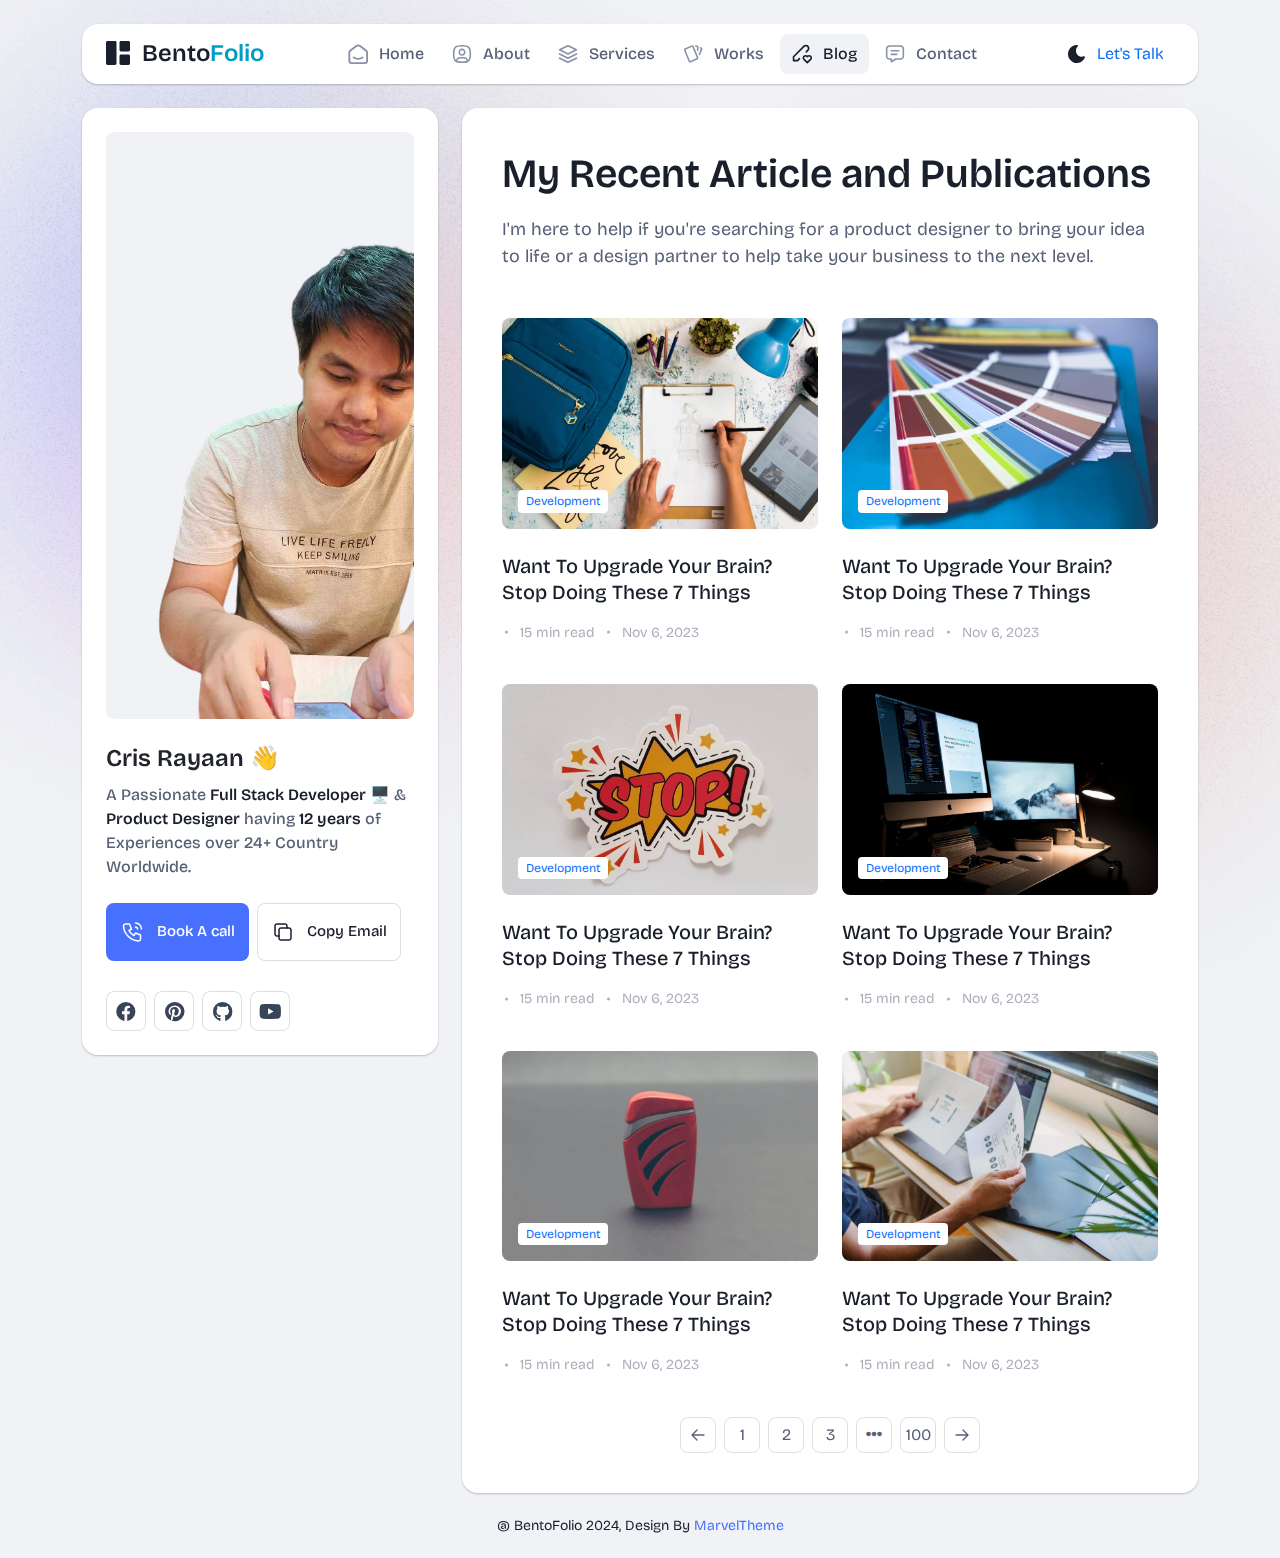
<file: blog.html>
<!DOCTYPE html>
<html lang="en">


<!-- Mirrored from marveltheme.com/tf/html/bentofolio-html/blog.html by HTTrack Website Copier/3.x [XR&CO'2014], Sat, 04 May 2024 09:46:15 GMT -->
<head>
  <meta charset="UTF-8">
  <meta http-equiv="X-UA-Compatible" content="IE=edge">
  <title>Bentofolio - Bootstrap Personal Portfolio Template</title>
  <meta name="description" content="Bentofolio - Bootstrap Personal Portfolio Template">
  <meta name="viewport" content="width=device-width, initial-scale=1">

  <link rel="shortcut icon" type="image/x-icon" href="assets/img/favicon.svg">
  <!-- Place favicon.ico in the root directory -->

  <!-- CSS here -->
  <link rel="stylesheet" href="assets/css/bootstrap.min.css">
  <link rel="stylesheet" href="assets/fontawsome/css/all.min.css">
  <link rel="stylesheet" href="assets/fontawsome/css/fontawesome.min.css">
  <link rel="stylesheet" href="assets/css/slick.css">
  <link rel="stylesheet" href="assets/css/magnific-popup.css">
  <link rel="stylesheet" href="assets/css/style.css">
  <link rel="stylesheet" href="assets/css/responsive.css">
</head>

<body>
  <div id="page-content">
    <!-- header part start -->
    <header class="header-area">
      <nav class="navbar">
        <div class="container">
          <div class="menu-container">
            <div class="logo">
              <a class="navbar-brand me-0" href="index-2.html">
                <svg width="24" height="24" viewBox="0 0 24 24" fill="none" xmlns="http://www.w3.org/2000/svg">
                  <path
                    d="M0 1.5C0 1.10218 0.158035 0.720644 0.43934 0.43934C0.720644 0.158035 1.10218 0 1.5 0L9 0C9.39782 0 9.77936 0.158035 10.0607 0.43934C10.342 0.720644 10.5 1.10218 10.5 1.5V22.5C10.5 22.8978 10.342 23.2794 10.0607 23.5607C9.77936 23.842 9.39782 24 9 24H1.5C1.10218 24 0.720644 23.842 0.43934 23.5607C0.158035 23.2794 0 22.8978 0 22.5V1.5ZM13.5 1.5C13.5 1.10218 13.658 0.720644 13.9393 0.43934C14.2206 0.158035 14.6022 0 15 0L22.5 0C22.8978 0 23.2794 0.158035 23.5607 0.43934C23.842 0.720644 24 1.10218 24 1.5V9C24 9.39782 23.842 9.77936 23.5607 10.0607C23.2794 10.342 22.8978 10.5 22.5 10.5H15C14.6022 10.5 14.2206 10.342 13.9393 10.0607C13.658 9.77936 13.5 9.39782 13.5 9V1.5ZM13.5 15C13.5 14.6022 13.658 14.2206 13.9393 13.9393C14.2206 13.658 14.6022 13.5 15 13.5H22.5C22.8978 13.5 23.2794 13.658 23.5607 13.9393C23.842 14.2206 24 14.6022 24 15V22.5C24 22.8978 23.842 23.2794 23.5607 23.5607C23.2794 23.842 22.8978 24 22.5 24H15C14.6022 24 14.2206 23.842 13.9393 23.5607C13.658 23.2794 13.5 22.8978 13.5 22.5V15Z"
                    class="logo-icon" />
                </svg>
                <span>Bento<span class="primary">Folio</span></span>
              </a>
            </div>
            <div class="navbar-main d-flex flex-grow-1">
              <div class="logo inner-logo d-block d-xl-none">
                <a class="navbar-brand me-0" href="index-2.html">
                  <svg width="24" height="24" viewBox="0 0 24 24" fill="none" xmlns="http://www.w3.org/2000/svg">
                    <path
                      d="M0 1.5C0 1.10218 0.158035 0.720644 0.43934 0.43934C0.720644 0.158035 1.10218 0 1.5 0L9 0C9.39782 0 9.77936 0.158035 10.0607 0.43934C10.342 0.720644 10.5 1.10218 10.5 1.5V22.5C10.5 22.8978 10.342 23.2794 10.0607 23.5607C9.77936 23.842 9.39782 24 9 24H1.5C1.10218 24 0.720644 23.842 0.43934 23.5607C0.158035 23.2794 0 22.8978 0 22.5V1.5ZM13.5 1.5C13.5 1.10218 13.658 0.720644 13.9393 0.43934C14.2206 0.158035 14.6022 0 15 0L22.5 0C22.8978 0 23.2794 0.158035 23.5607 0.43934C23.842 0.720644 24 1.10218 24 1.5V9C24 9.39782 23.842 9.77936 23.5607 10.0607C23.2794 10.342 22.8978 10.5 22.5 10.5H15C14.6022 10.5 14.2206 10.342 13.9393 10.0607C13.658 9.77936 13.5 9.39782 13.5 9V1.5ZM13.5 15C13.5 14.6022 13.658 14.2206 13.9393 13.9393C14.2206 13.658 14.6022 13.5 15 13.5H22.5C22.8978 13.5 23.2794 13.658 23.5607 13.9393C23.842 14.2206 24 14.6022 24 15V22.5C24 22.8978 23.842 23.2794 23.5607 23.5607C23.2794 23.842 22.8978 24 22.5 24H15C14.6022 24 14.2206 23.842 13.9393 23.5607C13.658 23.2794 13.5 22.8978 13.5 22.5V15Z"
                      class="logo-icon" />
                  </svg>
                  <span>Bento<span class="primary">Folio</span></span>
                </a>
              </div>
              <ul class="navbar-info mx-auto">
                <li class="nav-item">
                  <a class="nav-link" aria-current="page" href="index-2.html">
                    <svg class="nav-icon" viewBox="0 0 15 15" fill="none" xmlns="http://www.w3.org/2000/svg">
                      <path
                        d="M13.475 4.92481L9.03083 1.46814C8.64082 1.16473 8.1608 1 7.66667 1C7.17254 1 6.69251 1.16473 6.3025 1.46814L1.8575 4.92481C1.59037 5.13254 1.37424 5.39858 1.22563 5.7026C1.07701 6.00662 0.99984 6.34058 1 6.67897V12.679C1 13.121 1.17559 13.5449 1.48816 13.8575C1.80072 14.17 2.22464 14.3456 2.66667 14.3456H12.6667C13.1087 14.3456 13.5326 14.17 13.8452 13.8575C14.1577 13.5449 14.3333 13.121 14.3333 12.679V6.67897C14.3333 5.99314 14.0167 5.34564 13.475 4.92481Z"
                        stroke-width="1.4" stroke-linecap="round" stroke-linejoin="round" />
                      <path d="M10.9753 10.1665C9.13359 11.2773 6.14859 11.2773 4.30859 10.1665" stroke-width="1.4"
                        stroke-linecap="round" stroke-linejoin="round" />
                    </svg>

                    <span>Home</span>
                  </a>
                </li>
                <li class="nav-item">
                  <a class="nav-link" href="about.html">
                    <svg class="nav-icon" viewBox="0 0 18 18" fill="none" xmlns="http://www.w3.org/2000/svg">
                      <path
                        d="M9 9.8335C9.66304 9.8335 10.2989 9.5701 10.7678 9.10126C11.2366 8.63242 11.5 7.99654 11.5 7.3335C11.5 6.67045 11.2366 6.03457 10.7678 5.56573C10.2989 5.09689 9.66304 4.8335 9 4.8335C8.33696 4.8335 7.70107 5.09689 7.23223 5.56573C6.76339 6.03457 6.5 6.67045 6.5 7.3335C6.5 7.99654 6.76339 8.63242 7.23223 9.10126C7.70107 9.5701 8.33696 9.8335 9 9.8335Z"
                        stroke-width="1.4" stroke-linecap="round" stroke-linejoin="round" />
                      <path
                        d="M9 1.5C15 1.5 16.5 3 16.5 9C16.5 15 15 16.5 9 16.5C3 16.5 1.5 15 1.5 9C1.5 3 3 1.5 9 1.5Z"
                        stroke-width="1.4" stroke-linecap="round" stroke-linejoin="round" />
                      <path
                        d="M4 15.7085V15.6668C4 14.7828 4.35119 13.9349 4.97631 13.3098C5.60143 12.6847 6.44928 12.3335 7.33333 12.3335H10.6667C11.5507 12.3335 12.3986 12.6847 13.0237 13.3098C13.6488 13.9349 14 14.7828 14 15.6668V15.7085"
                        stroke-width="1.4" stroke-linecap="round" stroke-linejoin="round" />
                    </svg>
                    About
                  </a>
                </li>
                <li class="nav-item">
                  <a class="nav-link" href="services.html">
                    <svg class="nav-icon" viewBox="0 0 16 16" fill="none" xmlns="http://www.w3.org/2000/svg">
                      <path d="M7.99967 1.3335L1.33301 4.66683L7.99967 8.00016L14.6663 4.66683L7.99967 1.3335Z"
                        stroke-width="1.4" stroke-linecap="round" stroke-linejoin="round" />
                      <path d="M1.33301 8L7.99967 11.3333L14.6663 8" stroke-width="1.4" stroke-linecap="round"
                        stroke-linejoin="round" />
                      <path d="M1.33301 11.3335L7.99967 14.6668L14.6663 11.3335" stroke-width="1.4"
                        stroke-linecap="round" stroke-linejoin="round" />
                    </svg>
                    Services
                  </a>
                </li>
                <li class="nav-item">
                  <a class="nav-link" href="portfolio.html">
                    <svg class="nav-icon" viewBox="0 0 18 17" fill="none" xmlns="http://www.w3.org/2000/svg">
                      <path
                        d="M2.00326 3.99733L7.95159 1.40649C8.04974 1.36442 8.15533 1.34243 8.26212 1.34181C8.3689 1.34119 8.47473 1.36196 8.57337 1.40289C8.67201 1.44382 8.76145 1.50408 8.83642 1.58013C8.9114 1.65617 8.97039 1.74646 9.00992 1.84566L13.1133 11.764C13.1985 11.9651 13.2014 12.1917 13.1213 12.3949C13.0412 12.5982 12.8845 12.7618 12.6849 12.8507L6.73742 15.4415C6.63922 15.4837 6.53356 15.5058 6.42668 15.5065C6.3198 15.5072 6.21387 15.4864 6.11514 15.4455C6.0164 15.4046 5.92688 15.3442 5.85184 15.2681C5.7768 15.192 5.71778 15.1016 5.67826 15.0023L1.57492 5.08316C1.48963 4.88204 1.48673 4.65546 1.56684 4.45222C1.64696 4.24898 1.80367 4.08616 2.00326 3.99733Z"
                        stroke-width="1.4" stroke-linecap="round" stroke-linejoin="round" />
                      <path
                        d="M11.5 1.3335H12.3333C12.5543 1.3335 12.7663 1.42129 12.9226 1.57757C13.0789 1.73385 13.1667 1.94582 13.1667 2.16683V5.0835"
                        stroke-width="1.4" stroke-linecap="round" stroke-linejoin="round" />
                      <path
                        d="M15.6663 3C15.8863 3.09333 16.0997 3.18083 16.3063 3.2625C16.5098 3.34882 16.6706 3.51241 16.7534 3.71729C16.8362 3.92217 16.8343 4.15155 16.748 4.355L14.833 8.83334"
                        stroke-width="1.4" stroke-linecap="round" stroke-linejoin="round" />
                    </svg>
                    Works
                  </a>
                </li>
                <li class="nav-item">
                  <a class="nav-link active" href="blog.html">
                    <svg class="nav-icon" viewBox="0 0 17 16" fill="none" xmlns="http://www.w3.org/2000/svg">
                      <path
                        d="M12.1663 6.16676L13.4163 4.91676C13.6352 4.69789 13.8088 4.43805 13.9273 4.15208C14.0457 3.86612 14.1067 3.55962 14.1067 3.25009C14.1067 2.94056 14.0457 2.63406 13.9273 2.3481C13.8088 2.06213 13.6352 1.80229 13.4163 1.58342C13.1975 1.36455 12.9376 1.19094 12.6517 1.07248C12.3657 0.954033 12.0592 0.893066 11.7497 0.893066C11.4401 0.893066 11.1336 0.954033 10.8477 1.07248C10.5617 1.19094 10.3019 1.36455 10.083 1.58342L1.33301 10.3334V13.6668H4.66634L6.33301 12.0001"
                        stroke-width="1.4" stroke-linecap="round" stroke-linejoin="round" />
                      <path
                        d="M13.0004 15.3335L15.7921 12.5968C15.9633 12.4307 16.0995 12.232 16.1926 12.0124C16.2857 11.7927 16.3339 11.5567 16.3343 11.3181C16.3347 11.0796 16.2873 10.8434 16.1948 10.6235C16.1024 10.4035 15.9669 10.2044 15.7963 10.0377C15.448 9.69712 14.9806 9.50602 14.4935 9.50509C14.0065 9.50415 13.5383 9.69346 13.1888 10.0327L13.0021 10.216L12.8163 10.0327C12.4681 9.69237 12.0008 9.50143 11.5139 9.50049C11.0271 9.49956 10.5591 9.68871 10.2096 10.0277C10.0383 10.1937 9.9021 10.3924 9.80891 10.612C9.71572 10.8316 9.66746 11.0677 9.667 11.3062C9.66653 11.5447 9.71386 11.781 9.80619 12.0009C9.89853 12.2209 10.034 12.4201 10.2046 12.5868L13.0004 15.3335Z"
                        stroke-width="1.4" stroke-linecap="round" stroke-linejoin="round" />
                    </svg>
                    Blog
                  </a>
                </li>
                <li class="nav-item">
                  <a class="nav-link" href="contact.html">
                    <svg class="nav-icon" viewBox="0 0 18 17" fill="none" xmlns="http://www.w3.org/2000/svg">
                      <path d="M5.66699 5.5H12.3337" stroke-width="1.4" stroke-linecap="round"
                        stroke-linejoin="round" />
                      <path d="M5.66699 8.8335H10.667" stroke-width="1.4" stroke-linecap="round"
                        stroke-linejoin="round" />
                      <path
                        d="M14 1.3335C14.663 1.3335 15.2989 1.59689 15.7678 2.06573C16.2366 2.53457 16.5 3.17045 16.5 3.8335V10.5002C16.5 11.1632 16.2366 11.7991 15.7678 12.2679C15.2989 12.7368 14.663 13.0002 14 13.0002H9.83333L5.66667 15.5002V13.0002H4C3.33696 13.0002 2.70107 12.7368 2.23223 12.2679C1.76339 11.7991 1.5 11.1632 1.5 10.5002V3.8335C1.5 3.17045 1.76339 2.53457 2.23223 2.06573C2.70107 1.59689 3.33696 1.3335 4 1.3335H14Z"
                        stroke-width="1.4" stroke-linecap="round" stroke-linejoin="round" />
                    </svg>
                    Contact
                  </a>
                </li>
              </ul>
              <div class="header-right-info d-flex align-items-center">
                <button class="theme-control-btn">
                  <span class="dark">
                    <svg width="24" height="24" viewBox="0 0 24 24" fill="none" xmlns="http://www.w3.org/2000/svg">
                      <path
                        d="M11.8005 3C10.207 3.0003 8.64356 3.44286 7.27683 4.28049C5.91011 5.11811 4.79139 6.31937 4.04002 7.75612C3.28865 9.19288 2.93281 10.8112 3.01046 12.4386C3.08811 14.0659 3.59633 15.6411 4.48091 16.9963C5.3655 18.3514 6.59326 19.4356 8.03324 20.1333C9.47322 20.8309 11.0714 21.1157 12.6573 20.9574C14.2432 20.7991 15.7573 20.2036 17.0381 19.2344C18.319 18.2652 19.3185 16.9587 19.9301 15.4542C20.2302 14.7162 19.5111 13.9746 18.7875 14.2752C17.5475 14.7888 16.1706 14.8418 14.8963 14.425C13.622 14.0082 12.5308 13.1479 11.8126 11.9937C11.0943 10.8396 10.7943 9.4645 10.9648 8.10764C11.1353 6.75077 11.7655 5.49792 12.7458 4.5669L12.8136 4.4949C13.2986 3.9279 12.913 3.0072 12.1464 3.0072H11.9122L11.8524 3.0018L11.7996 3H11.8005Z"
                        fill="#1A1F2C" />
                    </svg>
                    <small class="theme-text d-block d-xl-none">Change appearance</small>
                  </span>
                  <span class="light">
                    <svg width="24" height="24" viewBox="0 0 24 24" fill="none" xmlns="http://www.w3.org/2000/svg">
                      <path
                        d="M12 19C12.2449 19 12.4813 19.09 12.6644 19.2527C12.8474 19.4155 12.9643 19.6397 12.993 19.883L13 20V21C12.9997 21.2549 12.9021 21.5 12.7272 21.6854C12.5522 21.8707 12.313 21.9822 12.0586 21.9972C11.8042 22.0121 11.5536 21.9293 11.3582 21.7657C11.1627 21.6021 11.0371 21.3701 11.007 21.117L11 21V20C11 19.7348 11.1054 19.4804 11.2929 19.2929C11.4804 19.1054 11.7348 19 12 19Z"
                        fill="#FD7E41" />
                      <path
                        d="M18.3127 16.9099L18.4067 16.9929L19.1067 17.6929C19.2861 17.8729 19.3902 18.1144 19.398 18.3683C19.4057 18.6223 19.3165 18.8697 19.1485 19.0602C18.9804 19.2508 18.7462 19.3702 18.4933 19.3943C18.2403 19.4184 17.9877 19.3454 17.7867 19.1899L17.6927 19.1069L16.9927 18.4069C16.8202 18.2347 16.7165 18.0053 16.7012 17.7619C16.6859 17.5186 16.76 17.278 16.9097 17.0855C17.0593 16.893 17.2741 16.7618 17.5137 16.7166C17.7533 16.6713 18.0012 16.7152 18.2107 16.8399L18.3127 16.9099Z"
                        fill="#FD7E41" />
                      <path
                        d="M7.00747 16.993C7.17965 17.1652 7.28308 17.3943 7.29836 17.6373C7.31364 17.8803 7.23972 18.1206 7.09047 18.313L7.00747 18.407L6.30747 19.107C6.12751 19.2863 5.88604 19.3905 5.63209 19.3982C5.37814 19.406 5.13076 19.3168 4.94019 19.1487C4.74963 18.9807 4.63017 18.7464 4.60607 18.4935C4.58198 18.2406 4.65506 17.988 4.81047 17.787L4.89347 17.693L5.59347 16.993C5.781 16.8055 6.03531 16.7002 6.30047 16.7002C6.56563 16.7002 6.81994 16.8055 7.00747 16.993Z"
                        fill="#FD7E41" />
                      <path
                        d="M3.99987 11C4.25475 11.0003 4.4999 11.0979 4.68524 11.2728C4.87057 11.4478 4.9821 11.687 4.99704 11.9414C5.01198 12.1958 4.92919 12.4464 4.7656 12.6418C4.60201 12.8373 4.36996 12.9629 4.11687 12.993L3.99987 13H2.99987C2.74499 12.9997 2.49984 12.9021 2.3145 12.7272C2.12916 12.5522 2.01763 12.313 2.0027 12.0586C1.98776 11.8042 2.07054 11.5536 2.23413 11.3582C2.39772 11.1627 2.62977 11.0371 2.88287 11.007L2.99987 11H3.99987Z"
                        fill="#FD7E41" />
                      <path
                        d="M20.9999 11C21.2547 11.0003 21.4999 11.0979 21.6852 11.2728C21.8706 11.4478 21.9821 11.687 21.997 11.9414C22.012 12.1958 21.9292 12.4464 21.7656 12.6418C21.602 12.8373 21.37 12.9629 21.1169 12.993L20.9999 13H19.9999C19.745 12.9997 19.4998 12.9021 19.3145 12.7272C19.1292 12.5522 19.0176 12.313 19.0027 12.0586C18.9878 11.8042 19.0705 11.5536 19.2341 11.3582C19.3977 11.1627 19.6298 11.0371 19.8829 11.007L19.9999 11H20.9999Z"
                        fill="#FD7E41" />
                      <path
                        d="M6.21264 4.80985L6.30664 4.89285L7.00664 5.59285C7.18599 5.77281 7.29011 6.01429 7.29787 6.26824C7.30562 6.52219 7.21642 6.76957 7.04839 6.96013C6.88036 7.1507 6.64609 7.27016 6.39316 7.29425C6.14024 7.31834 5.88763 7.24526 5.68664 7.08985L5.59264 7.00685L4.89264 6.30685C4.72073 6.13453 4.61757 5.90543 4.6025 5.66248C4.58744 5.41954 4.6615 5.17945 4.8108 4.98721C4.9601 4.79497 5.1744 4.66378 5.41351 4.61824C5.65262 4.57271 5.90013 4.61594 6.10964 4.73985L6.21264 4.80985Z"
                        fill="#FD7E41" />
                      <path
                        d="M19.1071 4.89288C19.2793 5.06508 19.3827 5.29418 19.398 5.5372C19.4132 5.78023 19.3393 6.02048 19.1901 6.21288L19.1071 6.30688L18.4071 7.00688C18.2271 7.18623 17.9856 7.29036 17.7317 7.29811C17.4777 7.30587 17.2304 7.21667 17.0398 7.04864C16.8492 6.8806 16.7298 6.64633 16.7057 6.39341C16.6816 6.14049 16.7547 5.88788 16.9101 5.68688L16.9931 5.59288L17.6931 4.89288C17.8806 4.70541 18.1349 4.6001 18.4001 4.6001C18.6652 4.6001 18.9196 4.70541 19.1071 4.89288Z"
                        fill="#FD7E41" />
                      <path
                        d="M12 2C12.2449 2.00003 12.4813 2.08996 12.6644 2.25272C12.8474 2.41547 12.9643 2.63975 12.993 2.883L13 3V4C12.9997 4.25488 12.9021 4.50003 12.7272 4.68537C12.5522 4.8707 12.313 4.98223 12.0586 4.99717C11.8042 5.01211 11.5536 4.92933 11.3582 4.76573C11.1627 4.60214 11.0371 4.3701 11.007 4.117L11 4V3C11 2.73478 11.1054 2.48043 11.2929 2.29289C11.4804 2.10536 11.7348 2 12 2Z"
                        fill="#FD7E41" />
                      <path
                        d="M12 7C12.9797 6.99994 13.9378 7.28769 14.7553 7.8275C15.5729 8.36731 16.2138 9.1354 16.5986 10.0364C16.9833 10.9373 17.0949 11.9315 16.9195 12.8953C16.7441 13.8592 16.2893 14.7502 15.6118 15.4579C14.9343 16.1655 14.0638 16.6585 13.1085 16.8756C12.1532 17.0928 11.1552 17.0245 10.2383 16.6793C9.3215 16.334 8.52629 15.7271 7.95146 14.9338C7.37663 14.1405 7.04752 13.1958 7.005 12.217L7 12L7.005 11.783C7.06092 10.4958 7.61161 9.27978 8.54222 8.38866C9.47284 7.49754 10.7115 7.00007 12 7Z"
                        fill="#FD7E41" />
                    </svg>
                    <small class="theme-text d-block d-xl-none">Change appearance</small>
                  </span>
                </button>
                <a href="contact.html" class="lets-talk-btn">
                  Let's Talk
                  <svg class="icon" width="20" height="20" viewBox="0 0 20 20" fill="none"
                    xmlns="http://www.w3.org/2000/svg">
                    <path d="M17.5 11.6665V6.6665H12.5" stroke="white" stroke-width="1.5" stroke-linecap="round"
                      stroke-linejoin="round" />
                    <path d="M17.5 6.6665L10 14.1665L2.5 6.6665" stroke="white" stroke-width="1.5"
                      stroke-linecap="round" stroke-linejoin="round" />
                  </svg>
                </a>
              </div>
            </div>
            <div class="mobile-menu-overlay d-block d-lg-none"></div>
            <div class="mobile-menu-control-bar d-block d-xl-none">
              <button class="mobile-menu-control-bar">
                <i class="fas fa-bars"></i>
              </button>
            </div>
          </div>
        </div>
      </nav>
    </header>
    <!-- header part end -->

    <!-- main area part start -->
    <main>

      <section class="content-box-area mt-4">
        <div class="container">
          <div class="row g-4">
            <div class="col-xl-4">
              <div class="card profile-card">
                <div class="card-body">
                  <div class="image text-center">
                    <img src="assets/img/images/profile.png" alt="profile">
                  </div>
                  <div class="text">
                    <h3 class="card-title">Cris Rayaan 👋</h3>
                    <p>A Passionate <span>Full Stack Developer</span> 🖥️ & <span>Product Designer</span> having
                      <span>12
                        years</span> of Experiences over 24+
                      Country Worldwide.</p>
                    <div class="common-button-groups">
                      <a class="btn btn-call" href="#">
                        <svg class="icon" width="25" height="24" viewBox="0 0 25 24" fill="none"
                          xmlns="http://www.w3.org/2000/svg">
                          <path
                            d="M5.5 4H9.5L11.5 9L9 10.5C10.071 12.6715 11.8285 14.429 14 15.5L15.5 13L20.5 15V19C20.5 19.5304 20.2893 20.0391 19.9142 20.4142C19.5391 20.7893 19.0304 21 18.5 21C14.5993 20.763 10.9202 19.1065 8.15683 16.3432C5.3935 13.5798 3.73705 9.90074 3.5 6C3.5 5.46957 3.71071 4.96086 4.08579 4.58579C4.46086 4.21071 4.96957 4 5.5 4Z"
                            stroke="white" stroke-width="1.5" stroke-linecap="round" stroke-linejoin="round" />
                          <path
                            d="M15.5 7C16.0304 7 16.5391 7.21071 16.9142 7.58579C17.2893 7.96086 17.5 8.46957 17.5 9"
                            stroke="white" stroke-width="1.5" stroke-linecap="round" stroke-linejoin="round" />
                          <path d="M15.5 3C17.0913 3 18.6174 3.63214 19.7426 4.75736C20.8679 5.88258 21.5 7.4087 21.5 9"
                            stroke="white" stroke-width="1.5" stroke-linecap="round" stroke-linejoin="round" />
                        </svg>
                        Book A call
                      </a>
                      <button class="btn btn-copy" data-clipboard-text="example@example.com">
                        <svg class="icon" width="24" height="24" viewBox="0 0 24 24" fill="none"
                          xmlns="http://www.w3.org/2000/svg">
                          <path
                            d="M8 10C8 9.46957 8.21071 8.96086 8.58579 8.58579C8.96086 8.21071 9.46957 8 10 8H18C18.5304 8 19.0391 8.21071 19.4142 8.58579C19.7893 8.96086 20 9.46957 20 10V18C20 18.5304 19.7893 19.0391 19.4142 19.4142C19.0391 19.7893 18.5304 20 18 20H10C9.46957 20 8.96086 19.7893 8.58579 19.4142C8.21071 19.0391 8 18.5304 8 18V10Z"
                            stroke-width="1.5" stroke-linecap="round" stroke-linejoin="round" />
                          <path
                            d="M16 8V6C16 5.46957 15.7893 4.96086 15.4142 4.58579C15.0391 4.21071 14.5304 4 14 4H6C5.46957 4 4.96086 4.21071 4.58579 4.58579C4.21071 4.96086 4 5.46957 4 6V14C4 14.5304 4.21071 15.0391 4.58579 15.4142C4.96086 15.7893 5.46957 16 6 16H8"
                            stroke-width="1.5" stroke-linecap="round" stroke-linejoin="round" />
                        </svg>
                        Copy Email
                      </button>
                    </div>
                    <div class="social-media-icon">
                      <ul class="list-unstyled">
                        <li><a href="#"><i class="fab fa-facebook"></i></a></li>
                        <li><a href="#"><i class="fab fa-pinterest"></i></a></li>
                        <li><a href="#"><i class="fab fa-github"></i></a></li>
                        <li><a href="#"><i class="fab fa-youtube"></i></a></li>
                      </ul>
                    </div>
                  </div>
                </div>
              </div>
            </div>
            <div class="col-xl-8">
              <div class="card content-box-card">
                <div class="card-body portfolio-card">
                  <div class="top-info">
                    <div class="text">
                      <h1 class="main-title">My Recent Article and Publications</h1>
                      <p>I'm here to help if you're searching for a product designer to bring your idea to life or a
                        design partner to help take your business to the next level.</p>
                    </div>
                  </div>
                  <div class="article-publications article-area">
                    <div class="article-publications-main">
                      <div class="row">
                        <div class="col-xl-6 col-lg-4 col-md-6">
                          <div class="article-publications-item">
                            <div class="image">
                              <a href="article.html" class="d-block w-100">
                                <img src="assets/img/blog/blog-img-1.jpg" alt="blog-img-1" class="img-fluid w-100">
                              </a>
                              <a href="article.html" class="tags">Development</a>
                            </div>
                            <div class="text">
                              <a href="article.html" class="title">Want To Upgrade Your Brain? Stop Doing These 7
                                Things</a>
                              <ul class="list-unstyled">
                                <li>15 min read</li>
                                <li>Nov 6, 2023</li>
                              </ul>
                            </div>
                          </div>
                        </div>
                        <div class="col-xl-6 col-lg-4 col-md-6">
                          <div class="article-publications-item">
                            <div class="image">
                              <a href="article.html" class="d-block w-100">
                                <img src="assets/img/blog/blog-img-2.jpg" alt="blog-img-2" class="img-fluid w-100">
                              </a>
                              <a href="article.html" class="tags">Development</a>
                            </div>
                            <div class="text">
                              <a href="article.html" class="title">Want To Upgrade Your Brain? Stop Doing These 7
                                Things</a>
                              <ul class="list-unstyled">
                                <li>15 min read</li>
                                <li>Nov 6, 2023</li>
                              </ul>
                            </div>
                          </div>
                        </div>
                        <div class="col-xl-6 col-lg-4 col-md-6">
                          <div class="article-publications-item">
                            <div class="image">
                              <a href="article.html" class="d-block w-100">
                                <img src="assets/img/blog/blog-img-3.jpg" alt="blog-img-3" class="img-fluid w-100">
                              </a>
                              <a href="article.html" class="tags">Development</a>
                            </div>
                            <div class="text">
                              <a href="article.html" class="title">Want To Upgrade Your Brain? Stop Doing These 7
                                Things</a>
                              <ul class="list-unstyled">
                                <li>15 min read</li>
                                <li>Nov 6, 2023</li>
                              </ul>
                            </div>
                          </div>
                        </div>
                        <div class="col-xl-6 col-lg-4 col-md-6">
                          <div class="article-publications-item">
                            <div class="image">
                              <a href="article.html" class="d-block w-100">
                                <img src="assets/img/blog/blog-img-4.jpg" alt="blog-img-4" class="img-fluid w-100">
                              </a>
                              <a href="article.html" class="tags">Development</a>
                            </div>
                            <div class="text">
                              <a href="article.html" class="title">Want To Upgrade Your Brain? Stop Doing These 7
                                Things</a>
                              <ul class="list-unstyled">
                                <li>15 min read</li>
                                <li>Nov 6, 2023</li>
                              </ul>
                            </div>
                          </div>
                        </div>
                        <div class="col-xl-6 col-lg-4 col-md-6">
                          <div class="article-publications-item">
                            <div class="image">
                              <a href="article.html" class="d-block w-100">
                                <img src="assets/img/blog/blog-img-5.jpg" alt="blog-img-5" class="img-fluid w-100">
                              </a>
                              <a href="article.html" class="tags">Development</a>
                            </div>
                            <div class="text">
                              <a href="article.html" class="title">Want To Upgrade Your Brain? Stop Doing These 7
                                Things</a>
                              <ul class="list-unstyled">
                                <li>15 min read</li>
                                <li>Nov 6, 2023</li>
                              </ul>
                            </div>
                          </div>
                        </div>
                        <div class="col-xl-6 col-lg-4 col-md-6">
                          <div class="article-publications-item">
                            <div class="image">
                              <a href="article.html" class="d-block w-100">
                                <img src="assets/img/blog/blog-img-6.jpg" alt="blog-img-6" class="img-fluid w-100">
                              </a>
                              <a href="article.html" class="tags">Development</a>
                            </div>
                            <div class="text">
                              <a href="article.html" class="title">Want To Upgrade Your Brain? Stop Doing These 7
                                Things</a>
                              <ul class="list-unstyled">
                                <li>15 min read</li>
                                <li>Nov 6, 2023</li>
                              </ul>
                            </div>
                          </div>
                        </div>
                      </div>
                    </div>
                  </div>
                  <div class="pagination">
                    <ul class="list-unstyled">
                      <li class="prev">
                        <button>
                          <svg class="icon" xmlns="http://www.w3.org/2000/svg" fill="none" viewBox="0 0 24 24"
                            stroke-width="2" stroke="currentColor">
                            <path stroke-linecap="round" stroke-linejoin="round"
                              d="M10.5 19.5 3 12m0 0 7.5-7.5M3 12h18">
                            </path>
                          </svg>
                        </button>
                      </li>
                      <li><button>1</button></li>
                      <li><button>2</button></li>
                      <li><button>3</button></li>
                      <li>
                        <button class="next-page-btn">
                          <span class="dots"><i class="fas fa-ellipsis-h"></i></span>
                          <span class="next-page">
                            <svg class="icon icon-arrow-right" xmlns="http://www.w3.org/2000/svg" width="24" height="24"
                              viewBox="0 0 24 24" fill="none" stroke="currentColor" stroke-width="2"
                              stroke-linecap="round" stroke-linejoin="round">
                              <path d="m6 17 5-5-5-5"></path>
                              <path d="m13 17 5-5-5-5"></path>
                            </svg>
                          </span>
                          <span class="next-page-number">Next 4 pages</span>
                        </button>
                      </li>
                      <li><button>100</button></li>
                      <li class="next">
                        <button>
                          <svg class="icon" xmlns="http://www.w3.org/2000/svg" fill="none" viewBox="0 0 24 24"
                            stroke-width="2" stroke="currentColor">
                            <path stroke-linecap="round" stroke-linejoin="round"
                              d="M13.5 4.5 21 12m0 0-7.5 7.5M21 12H3">
                            </path>
                          </svg>
                        </button>
                      </li>
                    </ul>
                  </div>
                </div>
              </div>
            </div>
          </div>
        </div>
      </section>

      <!-- background shape area start -->
      <div class="background-shapes">
        <div class="shape-1 common-shape">
          <img src="assets/img/bg/banner-shape-1.png" alt="banner-shape-1">
        </div>
        <div class="shape-2 common-shape">
          <img src="assets/img/bg/banner-shape-1.png" alt="banner-shape-1">
        </div>
        <div class="threed-shape-1 move-with-cursor" data-value="1">
          <img src="assets/img/bg/object-3d-1.png" alt="object-3d-1">
        </div>
        <div class="threed-shape-2 move-with-cursor" data-value="1">
          <img src="assets/img/bg/object-3d-2.png" alt="object-3d-2">
        </div>
      </div>
      <!-- background shape area end -->
    </main>
    <!-- main area part end -->

    <!-- footer part start -->
    <footer class="footer-area">
      <div class="container">
        <div class="text text-center">
          <p>@ BentoFolio 2024, Design By <a href="#">MarvelTheme</a></p>
        </div>
      </div>
    </footer>
    <!-- footer part end -->
  </div>

  <!-- JS here -->
  <script src="assets/js/vendor/jquery-3.6.0.min.js"></script>
  <script src="assets/js/bootstrap.bundle.min.js"></script>
  <script src="assets/js/jquery.magnific-popup.min.js"></script>
  <script src="assets/js/ajax-form.js"></script>
  <script src="assets/js/clipboard.min.js"></script>
  <script src="assets/js/slick.min.js"></script>
  <script src="assets/js/script.js"></script>
</body>



<!-- Mirrored from marveltheme.com/tf/html/bentofolio-html/blog.html by HTTrack Website Copier/3.x [XR&CO'2014], Sat, 04 May 2024 09:46:26 GMT -->
</html>
</file>
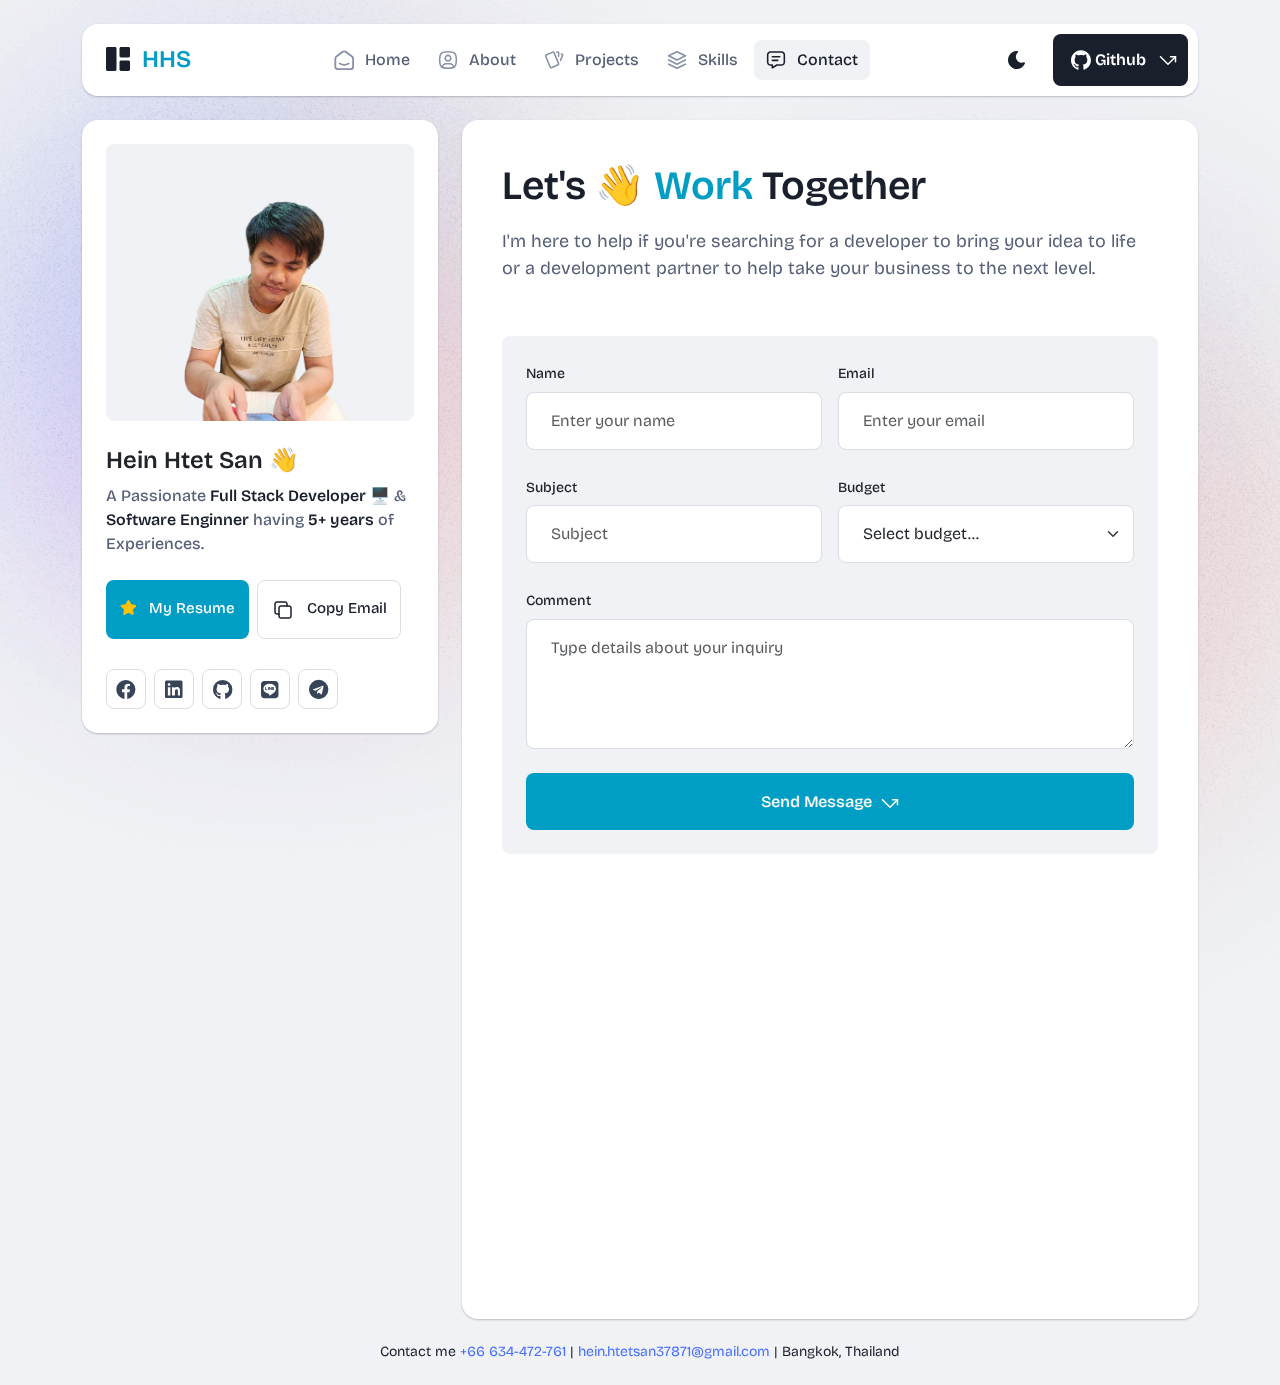
<file: contact.html>
<!DOCTYPE html>
<html lang="en">
<head>
  <meta charset="UTF-8">
  <meta http-equiv="X-UA-Compatible" content="IE=edge">
  <title>HHS - Portfolio</title>
  <meta name="description" content="Hein Htet San: Personal Portfolio Website">
  <meta name="viewport" content="width=device-width, initial-scale=1">

  <link rel="shortcut icon" type="image/x-icon" href="assets/img/favicon.svg">


  <!-- CSS here -->
  <link rel="stylesheet" href="assets/css/bootstrap.min.css">
  <link rel="stylesheet" href="assets/fontawsome/css/all.min.css">
  <link rel="stylesheet" href="assets/fontawsome/css/fontawesome.min.css">
  <link rel="stylesheet" href="assets/css/slick.css">
  <link rel="stylesheet" href="assets/css/magnific-popup.css">
  <link rel="stylesheet" href="assets/css/style.css">
  <link rel="stylesheet" href="assets/css/responsive.css">
</head>

<body>
  <div id="page-content">
    <!-- header part start -->
    <header class="header-area">
      <nav class="navbar">
        <div class="container">
          <div class="menu-container">
            <div class="logo">
              <a class="navbar-brand me-0" href="index.html">
                <svg width="24" height="24" viewBox="0 0 24 24" fill="none" xmlns="http://www.w3.org/2000/svg">
                  <path
                    d="M0 1.5C0 1.10218 0.158035 0.720644 0.43934 0.43934C0.720644 0.158035 1.10218 0 1.5 0L9 0C9.39782 0 9.77936 0.158035 10.0607 0.43934C10.342 0.720644 10.5 1.10218 10.5 1.5V22.5C10.5 22.8978 10.342 23.2794 10.0607 23.5607C9.77936 23.842 9.39782 24 9 24H1.5C1.10218 24 0.720644 23.842 0.43934 23.5607C0.158035 23.2794 0 22.8978 0 22.5V1.5ZM13.5 1.5C13.5 1.10218 13.658 0.720644 13.9393 0.43934C14.2206 0.158035 14.6022 0 15 0L22.5 0C22.8978 0 23.2794 0.158035 23.5607 0.43934C23.842 0.720644 24 1.10218 24 1.5V9C24 9.39782 23.842 9.77936 23.5607 10.0607C23.2794 10.342 22.8978 10.5 22.5 10.5H15C14.6022 10.5 14.2206 10.342 13.9393 10.0607C13.658 9.77936 13.5 9.39782 13.5 9V1.5ZM13.5 15C13.5 14.6022 13.658 14.2206 13.9393 13.9393C14.2206 13.658 14.6022 13.5 15 13.5H22.5C22.8978 13.5 23.2794 13.658 23.5607 13.9393C23.842 14.2206 24 14.6022 24 15V22.5C24 22.8978 23.842 23.2794 23.5607 23.5607C23.2794 23.842 22.8978 24 22.5 24H15C14.6022 24 14.2206 23.842 13.9393 23.5607C13.658 23.2794 13.5 22.8978 13.5 22.5V15Z"
                    class="logo-icon" />
                </svg>
                <span><span class="primary">HHS</span></span>
              </a>
            </div>
            <div class="navbar-main d-flex flex-grow-1">
              <div class="logo inner-logo d-block d-xl-none">
                <a class="navbar-brand me-0" href="index.html">
                  <svg width="24" height="24" viewBox="0 0 24 24" fill="none" xmlns="http://www.w3.org/2000/svg">
                    <path
                      d="M0 1.5C0 1.10218 0.158035 0.720644 0.43934 0.43934C0.720644 0.158035 1.10218 0 1.5 0L9 0C9.39782 0 9.77936 0.158035 10.0607 0.43934C10.342 0.720644 10.5 1.10218 10.5 1.5V22.5C10.5 22.8978 10.342 23.2794 10.0607 23.5607C9.77936 23.842 9.39782 24 9 24H1.5C1.10218 24 0.720644 23.842 0.43934 23.5607C0.158035 23.2794 0 22.8978 0 22.5V1.5ZM13.5 1.5C13.5 1.10218 13.658 0.720644 13.9393 0.43934C14.2206 0.158035 14.6022 0 15 0L22.5 0C22.8978 0 23.2794 0.158035 23.5607 0.43934C23.842 0.720644 24 1.10218 24 1.5V9C24 9.39782 23.842 9.77936 23.5607 10.0607C23.2794 10.342 22.8978 10.5 22.5 10.5H15C14.6022 10.5 14.2206 10.342 13.9393 10.0607C13.658 9.77936 13.5 9.39782 13.5 9V1.5ZM13.5 15C13.5 14.6022 13.658 14.2206 13.9393 13.9393C14.2206 13.658 14.6022 13.5 15 13.5H22.5C22.8978 13.5 23.2794 13.658 23.5607 13.9393C23.842 14.2206 24 14.6022 24 15V22.5C24 22.8978 23.842 23.2794 23.5607 23.5607C23.2794 23.842 22.8978 24 22.5 24H15C14.6022 24 14.2206 23.842 13.9393 23.5607C13.658 23.2794 13.5 22.8978 13.5 22.5V15Z"
                      class="logo-icon" />
                  </svg>
                  <span>Hein Htet <span class="primary">San</span></span>
                </a>
              </div>
              <ul class="navbar-info mx-auto">
                <li class="nav-item">
                  <a class="nav-link" aria-current="page" href="index.html">
                    <svg class="nav-icon" viewBox="0 0 15 15" fill="none" xmlns="http://www.w3.org/2000/svg">
                      <path
                        d="M13.475 4.92481L9.03083 1.46814C8.64082 1.16473 8.1608 1 7.66667 1C7.17254 1 6.69251 1.16473 6.3025 1.46814L1.8575 4.92481C1.59037 5.13254 1.37424 5.39858 1.22563 5.7026C1.07701 6.00662 0.99984 6.34058 1 6.67897V12.679C1 13.121 1.17559 13.5449 1.48816 13.8575C1.80072 14.17 2.22464 14.3456 2.66667 14.3456H12.6667C13.1087 14.3456 13.5326 14.17 13.8452 13.8575C14.1577 13.5449 14.3333 13.121 14.3333 12.679V6.67897C14.3333 5.99314 14.0167 5.34564 13.475 4.92481Z"
                        stroke-width="1.4" stroke-linecap="round" stroke-linejoin="round" />
                      <path d="M10.9753 10.1665C9.13359 11.2773 6.14859 11.2773 4.30859 10.1665" stroke-width="1.4"
                        stroke-linecap="round" stroke-linejoin="round" />
                    </svg>
                    <span>Home</span>
                  </a>
                </li>
                <li class="nav-item">
                  <a class="nav-link" href="about.html">
                    <svg class="nav-icon" viewBox="0 0 18 18" fill="none" xmlns="http://www.w3.org/2000/svg">
                      <path
                        d="M9 9.8335C9.66304 9.8335 10.2989 9.5701 10.7678 9.10126C11.2366 8.63242 11.5 7.99654 11.5 7.3335C11.5 6.67045 11.2366 6.03457 10.7678 5.56573C10.2989 5.09689 9.66304 4.8335 9 4.8335C8.33696 4.8335 7.70107 5.09689 7.23223 5.56573C6.76339 6.03457 6.5 6.67045 6.5 7.3335C6.5 7.99654 6.76339 8.63242 7.23223 9.10126C7.70107 9.5701 8.33696 9.8335 9 9.8335Z"
                        stroke-width="1.4" stroke-linecap="round" stroke-linejoin="round" />
                      <path
                        d="M9 1.5C15 1.5 16.5 3 16.5 9C16.5 15 15 16.5 9 16.5C3 16.5 1.5 15 1.5 9C1.5 3 3 1.5 9 1.5Z"
                        stroke-width="1.4" stroke-linecap="round" stroke-linejoin="round" />
                      <path
                        d="M4 15.7085V15.6668C4 14.7828 4.35119 13.9349 4.97631 13.3098C5.60143 12.6847 6.44928 12.3335 7.33333 12.3335H10.6667C11.5507 12.3335 12.3986 12.6847 13.0237 13.3098C13.6488 13.9349 14 14.7828 14 15.6668V15.7085"
                        stroke-width="1.4" stroke-linecap="round" stroke-linejoin="round" />
                    </svg>
                    About
                  </a>
                </li>                
                <li class="nav-item">
                  <a class="nav-link" href="projects.html">
                    <svg class="nav-icon" viewBox="0 0 18 17" fill="none" xmlns="http://www.w3.org/2000/svg">
                      <path
                        d="M2.00326 3.99733L7.95159 1.40649C8.04974 1.36442 8.15533 1.34243 8.26212 1.34181C8.3689 1.34119 8.47473 1.36196 8.57337 1.40289C8.67201 1.44382 8.76145 1.50408 8.83642 1.58013C8.9114 1.65617 8.97039 1.74646 9.00992 1.84566L13.1133 11.764C13.1985 11.9651 13.2014 12.1917 13.1213 12.3949C13.0412 12.5982 12.8845 12.7618 12.6849 12.8507L6.73742 15.4415C6.63922 15.4837 6.53356 15.5058 6.42668 15.5065C6.3198 15.5072 6.21387 15.4864 6.11514 15.4455C6.0164 15.4046 5.92688 15.3442 5.85184 15.2681C5.7768 15.192 5.71778 15.1016 5.67826 15.0023L1.57492 5.08316C1.48963 4.88204 1.48673 4.65546 1.56684 4.45222C1.64696 4.24898 1.80367 4.08616 2.00326 3.99733Z"
                        stroke-width="1.4" stroke-linecap="round" stroke-linejoin="round" />
                      <path
                        d="M11.5 1.3335H12.3333C12.5543 1.3335 12.7663 1.42129 12.9226 1.57757C13.0789 1.73385 13.1667 1.94582 13.1667 2.16683V5.0835"
                        stroke-width="1.4" stroke-linecap="round" stroke-linejoin="round" />
                      <path
                        d="M15.6663 3C15.8863 3.09333 16.0997 3.18083 16.3063 3.2625C16.5098 3.34882 16.6706 3.51241 16.7534 3.71729C16.8362 3.92217 16.8343 4.15155 16.748 4.355L14.833 8.83334"
                        stroke-width="1.4" stroke-linecap="round" stroke-linejoin="round" />
                    </svg>
                    Projects
                  </a>
                </li>
                <li class="nav-item">
                  <a class="nav-link" href="skills.html">
                    <svg class="nav-icon" viewBox="0 0 16 16" fill="none" xmlns="http://www.w3.org/2000/svg">
                      <path d="M7.99967 1.3335L1.33301 4.66683L7.99967 8.00016L14.6663 4.66683L7.99967 1.3335Z"
                        stroke-width="1.4" stroke-linecap="round" stroke-linejoin="round" />
                      <path d="M1.33301 8L7.99967 11.3333L14.6663 8" stroke-width="1.4" stroke-linecap="round"
                        stroke-linejoin="round" />
                      <path d="M1.33301 11.3335L7.99967 14.6668L14.6663 11.3335" stroke-width="1.4"
                        stroke-linecap="round" stroke-linejoin="round" />
                    </svg>
                    Skills
                  </a>
                </li>
                <li class="nav-item">
                  <a class="nav-link active" href="contact.html">
                    <svg class="nav-icon" viewBox="0 0 18 17" fill="none" xmlns="http://www.w3.org/2000/svg">
                      <path d="M5.66699 5.5H12.3337" stroke-width="1.4" stroke-linecap="round"
                        stroke-linejoin="round" />
                      <path d="M5.66699 8.8335H10.667" stroke-width="1.4" stroke-linecap="round"
                        stroke-linejoin="round" />
                      <path
                        d="M14 1.3335C14.663 1.3335 15.2989 1.59689 15.7678 2.06573C16.2366 2.53457 16.5 3.17045 16.5 3.8335V10.5002C16.5 11.1632 16.2366 11.7991 15.7678 12.2679C15.2989 12.7368 14.663 13.0002 14 13.0002H9.83333L5.66667 15.5002V13.0002H4C3.33696 13.0002 2.70107 12.7368 2.23223 12.2679C1.76339 11.7991 1.5 11.1632 1.5 10.5002V3.8335C1.5 3.17045 1.76339 2.53457 2.23223 2.06573C2.70107 1.59689 3.33696 1.3335 4 1.3335H14Z"
                        stroke-width="1.4" stroke-linecap="round" stroke-linejoin="round" />
                    </svg>
                    Contact
                  </a>
                </li>
              </ul>
              <div class="header-right-info d-flex align-items-center">
                <button class="theme-control-btn">
                  <span class="dark">
                    <svg width="24" height="24" viewBox="0 0 24 24" fill="none" xmlns="http://www.w3.org/2000/svg">
                      <path
                        d="M11.8005 3C10.207 3.0003 8.64356 3.44286 7.27683 4.28049C5.91011 5.11811 4.79139 6.31937 4.04002 7.75612C3.28865 9.19288 2.93281 10.8112 3.01046 12.4386C3.08811 14.0659 3.59633 15.6411 4.48091 16.9963C5.3655 18.3514 6.59326 19.4356 8.03324 20.1333C9.47322 20.8309 11.0714 21.1157 12.6573 20.9574C14.2432 20.7991 15.7573 20.2036 17.0381 19.2344C18.319 18.2652 19.3185 16.9587 19.9301 15.4542C20.2302 14.7162 19.5111 13.9746 18.7875 14.2752C17.5475 14.7888 16.1706 14.8418 14.8963 14.425C13.622 14.0082 12.5308 13.1479 11.8126 11.9937C11.0943 10.8396 10.7943 9.4645 10.9648 8.10764C11.1353 6.75077 11.7655 5.49792 12.7458 4.5669L12.8136 4.4949C13.2986 3.9279 12.913 3.0072 12.1464 3.0072H11.9122L11.8524 3.0018L11.7996 3H11.8005Z"
                        fill="#1A1F2C" />
                    </svg>
                    <small class="theme-text d-block d-xl-none">Change appearance</small>
                  </span>
                  <span class="light">
                    <svg width="24" height="24" viewBox="0 0 24 24" fill="none" xmlns="http://www.w3.org/2000/svg">
                      <path
                        d="M12 19C12.2449 19 12.4813 19.09 12.6644 19.2527C12.8474 19.4155 12.9643 19.6397 12.993 19.883L13 20V21C12.9997 21.2549 12.9021 21.5 12.7272 21.6854C12.5522 21.8707 12.313 21.9822 12.0586 21.9972C11.8042 22.0121 11.5536 21.9293 11.3582 21.7657C11.1627 21.6021 11.0371 21.3701 11.007 21.117L11 21V20C11 19.7348 11.1054 19.4804 11.2929 19.2929C11.4804 19.1054 11.7348 19 12 19Z"
                        fill="#FD7E41" />
                      <path
                        d="M18.3127 16.9099L18.4067 16.9929L19.1067 17.6929C19.2861 17.8729 19.3902 18.1144 19.398 18.3683C19.4057 18.6223 19.3165 18.8697 19.1485 19.0602C18.9804 19.2508 18.7462 19.3702 18.4933 19.3943C18.2403 19.4184 17.9877 19.3454 17.7867 19.1899L17.6927 19.1069L16.9927 18.4069C16.8202 18.2347 16.7165 18.0053 16.7012 17.7619C16.6859 17.5186 16.76 17.278 16.9097 17.0855C17.0593 16.893 17.2741 16.7618 17.5137 16.7166C17.7533 16.6713 18.0012 16.7152 18.2107 16.8399L18.3127 16.9099Z"
                        fill="#FD7E41" />
                      <path
                        d="M7.00747 16.993C7.17965 17.1652 7.28308 17.3943 7.29836 17.6373C7.31364 17.8803 7.23972 18.1206 7.09047 18.313L7.00747 18.407L6.30747 19.107C6.12751 19.2863 5.88604 19.3905 5.63209 19.3982C5.37814 19.406 5.13076 19.3168 4.94019 19.1487C4.74963 18.9807 4.63017 18.7464 4.60607 18.4935C4.58198 18.2406 4.65506 17.988 4.81047 17.787L4.89347 17.693L5.59347 16.993C5.781 16.8055 6.03531 16.7002 6.30047 16.7002C6.56563 16.7002 6.81994 16.8055 7.00747 16.993Z"
                        fill="#FD7E41" />
                      <path
                        d="M3.99987 11C4.25475 11.0003 4.4999 11.0979 4.68524 11.2728C4.87057 11.4478 4.9821 11.687 4.99704 11.9414C5.01198 12.1958 4.92919 12.4464 4.7656 12.6418C4.60201 12.8373 4.36996 12.9629 4.11687 12.993L3.99987 13H2.99987C2.74499 12.9997 2.49984 12.9021 2.3145 12.7272C2.12916 12.5522 2.01763 12.313 2.0027 12.0586C1.98776 11.8042 2.07054 11.5536 2.23413 11.3582C2.39772 11.1627 2.62977 11.0371 2.88287 11.007L2.99987 11H3.99987Z"
                        fill="#FD7E41" />
                      <path
                        d="M20.9999 11C21.2547 11.0003 21.4999 11.0979 21.6852 11.2728C21.8706 11.4478 21.9821 11.687 21.997 11.9414C22.012 12.1958 21.9292 12.4464 21.7656 12.6418C21.602 12.8373 21.37 12.9629 21.1169 12.993L20.9999 13H19.9999C19.745 12.9997 19.4998 12.9021 19.3145 12.7272C19.1292 12.5522 19.0176 12.313 19.0027 12.0586C18.9878 11.8042 19.0705 11.5536 19.2341 11.3582C19.3977 11.1627 19.6298 11.0371 19.8829 11.007L19.9999 11H20.9999Z"
                        fill="#FD7E41" />
                      <path
                        d="M6.21264 4.80985L6.30664 4.89285L7.00664 5.59285C7.18599 5.77281 7.29011 6.01429 7.29787 6.26824C7.30562 6.52219 7.21642 6.76957 7.04839 6.96013C6.88036 7.1507 6.64609 7.27016 6.39316 7.29425C6.14024 7.31834 5.88763 7.24526 5.68664 7.08985L5.59264 7.00685L4.89264 6.30685C4.72073 6.13453 4.61757 5.90543 4.6025 5.66248C4.58744 5.41954 4.6615 5.17945 4.8108 4.98721C4.9601 4.79497 5.1744 4.66378 5.41351 4.61824C5.65262 4.57271 5.90013 4.61594 6.10964 4.73985L6.21264 4.80985Z"
                        fill="#FD7E41" />
                      <path
                        d="M19.1071 4.89288C19.2793 5.06508 19.3827 5.29418 19.398 5.5372C19.4132 5.78023 19.3393 6.02048 19.1901 6.21288L19.1071 6.30688L18.4071 7.00688C18.2271 7.18623 17.9856 7.29036 17.7317 7.29811C17.4777 7.30587 17.2304 7.21667 17.0398 7.04864C16.8492 6.8806 16.7298 6.64633 16.7057 6.39341C16.6816 6.14049 16.7547 5.88788 16.9101 5.68688L16.9931 5.59288L17.6931 4.89288C17.8806 4.70541 18.1349 4.6001 18.4001 4.6001C18.6652 4.6001 18.9196 4.70541 19.1071 4.89288Z"
                        fill="#FD7E41" />
                      <path
                        d="M12 2C12.2449 2.00003 12.4813 2.08996 12.6644 2.25272C12.8474 2.41547 12.9643 2.63975 12.993 2.883L13 3V4C12.9997 4.25488 12.9021 4.50003 12.7272 4.68537C12.5522 4.8707 12.313 4.98223 12.0586 4.99717C11.8042 5.01211 11.5536 4.92933 11.3582 4.76573C11.1627 4.60214 11.0371 4.3701 11.007 4.117L11 4V3C11 2.73478 11.1054 2.48043 11.2929 2.29289C11.4804 2.10536 11.7348 2 12 2Z"
                        fill="#FD7E41" />
                      <path
                        d="M12 7C12.9797 6.99994 13.9378 7.28769 14.7553 7.8275C15.5729 8.36731 16.2138 9.1354 16.5986 10.0364C16.9833 10.9373 17.0949 11.9315 16.9195 12.8953C16.7441 13.8592 16.2893 14.7502 15.6118 15.4579C14.9343 16.1655 14.0638 16.6585 13.1085 16.8756C12.1532 17.0928 11.1552 17.0245 10.2383 16.6793C9.3215 16.334 8.52629 15.7271 7.95146 14.9338C7.37663 14.1405 7.04752 13.1958 7.005 12.217L7 12L7.005 11.783C7.06092 10.4958 7.61161 9.27978 8.54222 8.38866C9.47284 7.49754 10.7115 7.00007 12 7Z"
                        fill="#FD7E41" />
                    </svg>
                    <small class="theme-text d-block d-xl-none">Change appearance</small>
                  </span>
                </button>
                <a href="https://github.com/HeinHtet109" class="github-btn d-flex align-items-center gap-1" target="_blank">
                  <svg class="icon" width="20" height="20" viewBox="0 -3.5 256 256" xmlns="http://www.w3.org/2000/svg"
                    preserveAspectRatio="xMinYMin meet" fill="#fff">                    
                    <g id="SVGRepo_iconCarrier">
                      <g fill="#fff">
                        <path
                          d="M127.505 0C57.095 0 0 57.085 0 127.505c0 56.336 36.534 104.13 87.196 120.99 6.372 1.18 8.712-2.766 8.712-6.134 0-3.04-.119-13.085-.173-23.739-35.473 7.713-42.958-15.044-42.958-15.044-5.8-14.738-14.157-18.656-14.157-18.656-11.568-7.914.872-7.752.872-7.752 12.804.9 19.546 13.14 19.546 13.14 11.372 19.493 29.828 13.857 37.104 10.6 1.144-8.242 4.449-13.866 8.095-17.05-28.32-3.225-58.092-14.158-58.092-63.014 0-13.92 4.981-25.295 13.138-34.224-1.324-3.212-5.688-16.18 1.235-33.743 0 0 10.707-3.427 35.073 13.07 10.17-2.826 21.078-4.242 31.914-4.29 10.836.048 21.752 1.464 31.942 4.29 24.337-16.497 35.029-13.07 35.029-13.07 6.94 17.563 2.574 30.531 1.25 33.743 8.175 8.929 13.122 20.303 13.122 34.224 0 48.972-29.828 59.756-58.22 62.912 4.573 3.957 8.648 11.717 8.648 23.612 0 17.06-.148 30.791-.148 34.991 0 3.393 2.295 7.369 8.759 6.117 50.634-16.879 87.122-64.656 87.122-120.973C255.009 57.085 197.922 0 127.505 0">
                        </path>
                        <path
                          d="M47.755 181.634c-.28.633-1.278.823-2.185.389-.925-.416-1.445-1.28-1.145-1.916.275-.652 1.273-.834 2.196-.396.927.415 1.455 1.287 1.134 1.923M54.027 187.23c-.608.564-1.797.302-2.604-.589-.834-.889-.99-2.077-.373-2.65.627-.563 1.78-.3 2.616.59.834.899.996 2.08.36 2.65M58.33 194.39c-.782.543-2.06.034-2.849-1.1-.781-1.133-.781-2.493.017-3.038.792-.545 2.05-.055 2.85 1.07.78 1.153.78 2.513-.019 3.069M65.606 202.683c-.699.77-2.187.564-3.277-.488-1.114-1.028-1.425-2.487-.724-3.258.707-.772 2.204-.555 3.302.488 1.107 1.026 1.445 2.496.7 3.258M75.01 205.483c-.307.998-1.741 1.452-3.185 1.028-1.442-.437-2.386-1.607-2.095-2.616.3-1.005 1.74-1.478 3.195-1.024 1.44.435 2.386 1.596 2.086 2.612M85.714 206.67c.036 1.052-1.189 1.924-2.705 1.943-1.525.033-2.758-.818-2.774-1.852 0-1.062 1.197-1.926 2.721-1.951 1.516-.03 2.758.815 2.758 1.86M96.228 206.267c.182 1.026-.872 2.08-2.377 2.36-1.48.27-2.85-.363-3.039-1.38-.184-1.052.89-2.105 2.367-2.378 1.508-.262 2.857.355 3.049 1.398">
                        </path>
                      </g>
                    </g>
                  </svg>
                  <span>Github</span>
                  <svg class="icon" width="20" height="20" viewBox="0 0 20 20" fill="none"
                    xmlns="http://www.w3.org/2000/svg">
                    <path d="M17.5 11.6665V6.6665H12.5" stroke="white" stroke-width="1.5" stroke-linecap="round"
                      stroke-linejoin="round" />
                    <path d="M17.5 6.6665L10 14.1665L2.5 6.6665" stroke="white" stroke-width="1.5"
                      stroke-linecap="round" stroke-linejoin="round" />
                  </svg>
                </a>
              </div>
            </div>
            <div class="mobile-menu-overlay d-block d-lg-none"></div>
            <div class="mobile-menu-control-bar d-block d-xl-none">
              <button class="mobile-menu-control-bar">
                <i class="fas fa-bars"></i>
              </button>
            </div>
          </div>
        </div>
      </nav>
    </header>
    <!-- header part end -->

    <!-- main area part start -->
    <main>

      <section class="content-box-area mt-4">
        <div class="container">
          <div class="row g-4">
            <div class="col-xl-4">
              <div class="card profile-card">
                <div class="card-body">
                  <div class="image text-center">
                    <img src="assets/img/images/profile.png" alt="profile" width="200px">
                  </div>
                  <div class="text">
                    <h3 class="card-title">Hein Htet San 👋</h3>
                    <p>A Passionate <span>Full Stack Developer</span> 🖥️ & <span>Software Enginner</span> having
                      <span>5+
                        years</span> of Experiences.
                    </p>
                    <div class="common-button-groups">
                      <a class="btn btn-download" href="assets/HeinHtetSan_Resume.pdf" download>
                        <i class="fa fa-star text-warning icon"></i>
                        My Resume
                      </a>
                      <button class="btn btn-copy" data-clipboard-text="hein.htetsan37871@gmail.com">
                        <svg class="icon" width="24" height="24" viewBox="0 0 24 24" fill="none"
                          xmlns="http://www.w3.org/2000/svg">
                          <path
                            d="M8 10C8 9.46957 8.21071 8.96086 8.58579 8.58579C8.96086 8.21071 9.46957 8 10 8H18C18.5304 8 19.0391 8.21071 19.4142 8.58579C19.7893 8.96086 20 9.46957 20 10V18C20 18.5304 19.7893 19.0391 19.4142 19.4142C19.0391 19.7893 18.5304 20 18 20H10C9.46957 20 8.96086 19.7893 8.58579 19.4142C8.21071 19.0391 8 18.5304 8 18V10Z"
                            stroke-width="1.5" stroke-linecap="round" stroke-linejoin="round" />
                          <path
                            d="M16 8V6C16 5.46957 15.7893 4.96086 15.4142 4.58579C15.0391 4.21071 14.5304 4 14 4H6C5.46957 4 4.96086 4.21071 4.58579 4.58579C4.21071 4.96086 4 5.46957 4 6V14C4 14.5304 4.21071 15.0391 4.58579 15.4142C4.96086 15.7893 5.46957 16 6 16H8"
                            stroke-width="1.5" stroke-linecap="round" stroke-linejoin="round" />
                        </svg>
                        Copy Email
                      </button>
                    </div>
                    <div class="social-media-icon">
                      <ul class="list-unstyled">
                        <li><a href="https://www.facebook.com/kgkhant.naing" target="_blank"><i
                              class="fab fa-facebook"></i></a></li>
                        <li><a href="https://www.linkedin.com/in/hein-htet-27856817b/" target="_blank"><i
                              class="fab fa-linkedin"></i></a></li>
                        <li><a href="https://github.com/HeinHtet109" target="_blank"><i class="fab fa-github"></i></a>
                        </li>
                        <li><a href="https://line.me/ti/p/eGwh01kdur" target="_blank"><i class="fab fa-line"></i></a>
                        </li>
                        <li><a href="https://t.me/heinhtet037" target="_blank"><i class="fab fa-telegram"></i></a></li>
                      </ul>
                    </div>
                  </div>
                </div>
              </div>
            </div>
            <div class="col-xl-8">
              <div class="card content-box-card">
                <div class="card-body portfolio-card contact-card">
                  <div class="top-info">
                    <div class="text">
                      <h1 class="main-title">Let's 👋 <span>Work</span> Together</h1>
                      <p>I'm here to help if you're searching for a developer to bring your idea to life or a
                        development partner to help take your business to the next level.</p>
                    </div>
                  </div>
                  <div class="contact-area">
                    <div class="leave-comments-area">
                      <div class="comments-box">
                        <form action="https://formsubmit.co/kaungkhantng98@gmail.com" method="POST">
                          <div class="row gx-3">
                            <div class="col-md-6">
                              <div class="mb-4">
                                <label class="form-label">Name</label>
                                <input name="name" required type="text" class="form-control shadow-none" placeholder="Enter your name">
                              </div>
                            </div>
                            <div class="col-md-6">
                              <div class="mb-4">
                                <label class="form-label">Email</label>
                                <input name="email" required type="email" class="form-control shadow-none" placeholder="Enter your email">
                              </div>
                            </div>
                            <div class="col-md-6">
                              <div class="mb-4">
                                <label class="form-label">Subject</label>
                                <input name="subject" required type="text" class="form-control shadow-none" placeholder="Subject">
                              </div>
                            </div>
                            <div class="col-md-6">
                              <div class="mb-4">
                                <label class="form-label">Budget</label>
                                <select name="budget" required class="form-select shadow-none">
                                  <option disabled selected>Select budget...</option>
                                  <option value="$1000">$1000</option>
                                  <option value="$1000 - $2000">$1000 - $2000</option>
                                  <option value="$2000 - $4000">$2000 - $4000</option>
                                  <option value="$4000">$4000+</option>
                                </select>
                              </div>
                            </div>
                            <div class="col-md-12">
                              <div class="mb-4">
                                <label class="form-label">Comment</label>
                                <textarea name="message" class="form-control shadow-none" rows="4"
                                  placeholder="Type details about your inquiry"></textarea>
                              </div>
                            </div>
                            <div class="col-md-12">
                              <button class="submit-btn" type="submit">
                                Send Message
                                <svg class="icon" width="20" height="20" viewBox="0 0 20 20" fill="none"
                                  xmlns="http://www.w3.org/2000/svg">
                                  <path d="M17.5 11.6665V6.6665H12.5" stroke="white" stroke-width="1.5"
                                    stroke-linecap="round" stroke-linejoin="round"></path>
                                  <path d="M17.5 6.6665L10 14.1665L2.5 6.6665" stroke="white" stroke-width="1.5"
                                    stroke-linecap="round" stroke-linejoin="round"></path>
                                </svg>
                              </button>
                            </div>
                          </div>
                        </form>                        
                      </div>
                    </div>
                    <div class="contact-map-area">
                      <iframe src="https://www.google.com/maps/embed?pb=!1m18!1m12!1m3!1d968.8556580561624!2d100.6431632580641!3d13.75336809262858!2m3!1f0!2f0!3f0!3m2!1i1024!2i768!4f13.1!3m3!1m2!1s0x311d6194a0f4ae57%3A0x3afabe7e21f45415!2sAnusorn%20Court%209!5e0!3m2!1sen!2sth!4v1715337124061!5m2!1sen!2sth" width="600" height="450" style="border:0;" allowfullscreen="" loading="lazy" referrerpolicy="no-referrer-when-downgrade"></iframe>
                    </div>                    
                  </div>
                </div>
              </div>
            </div>
          </div>
        </div>
      </section>

      <!-- background shape area start -->
      <div class="background-shapes">
        <div class="shape-1 common-shape">
          <img src="assets/img/bg/banner-shape-1.png" alt="banner-shape-1">
        </div>
        <div class="shape-2 common-shape">
          <img src="assets/img/bg/banner-shape-1.png" alt="banner-shape-1">
        </div>
        <div class="threed-shape-1 move-with-cursor" data-value="1">
          <img src="assets/img/bg/object-3d-1.png" alt="object-3d-1">
        </div>
        <div class="threed-shape-2 move-with-cursor" data-value="1">
          <img src="assets/img/bg/object-3d-2.png" alt="object-3d-2">
        </div>
      </div>
      <!-- background shape area end -->
    </main>
    <!-- main area part end -->

    <!-- footer part start -->
    <footer class="footer-area">
      <div class="container">
        <div class="text text-center">
          <p>Contact me <a href="tel:+66634472761">+66 634-472-761</a> | <a href="mailto:hein.htetsan37871@gmail.com">hein.htetsan37871@gmail.com</a> | Bangkok, Thailand</p>
        </div>
      </div>
    </footer>
    <!-- footer part end -->
  </div>

  <!-- JS here -->
  <script src="assets/js/vendor/jquery-3.6.0.min.js"></script>
  <script src="assets/js/bootstrap.bundle.min.js"></script>
  <script src="assets/js/jquery.magnific-popup.min.js"></script>
  <script src="assets/js/ajax-form.js"></script>
  <script src="assets/js/clipboard.min.js"></script>
  <script src="assets/js/slick.min.js"></script>
  <script src="assets/js/script.js"></script>
</body>
</html>
</file>
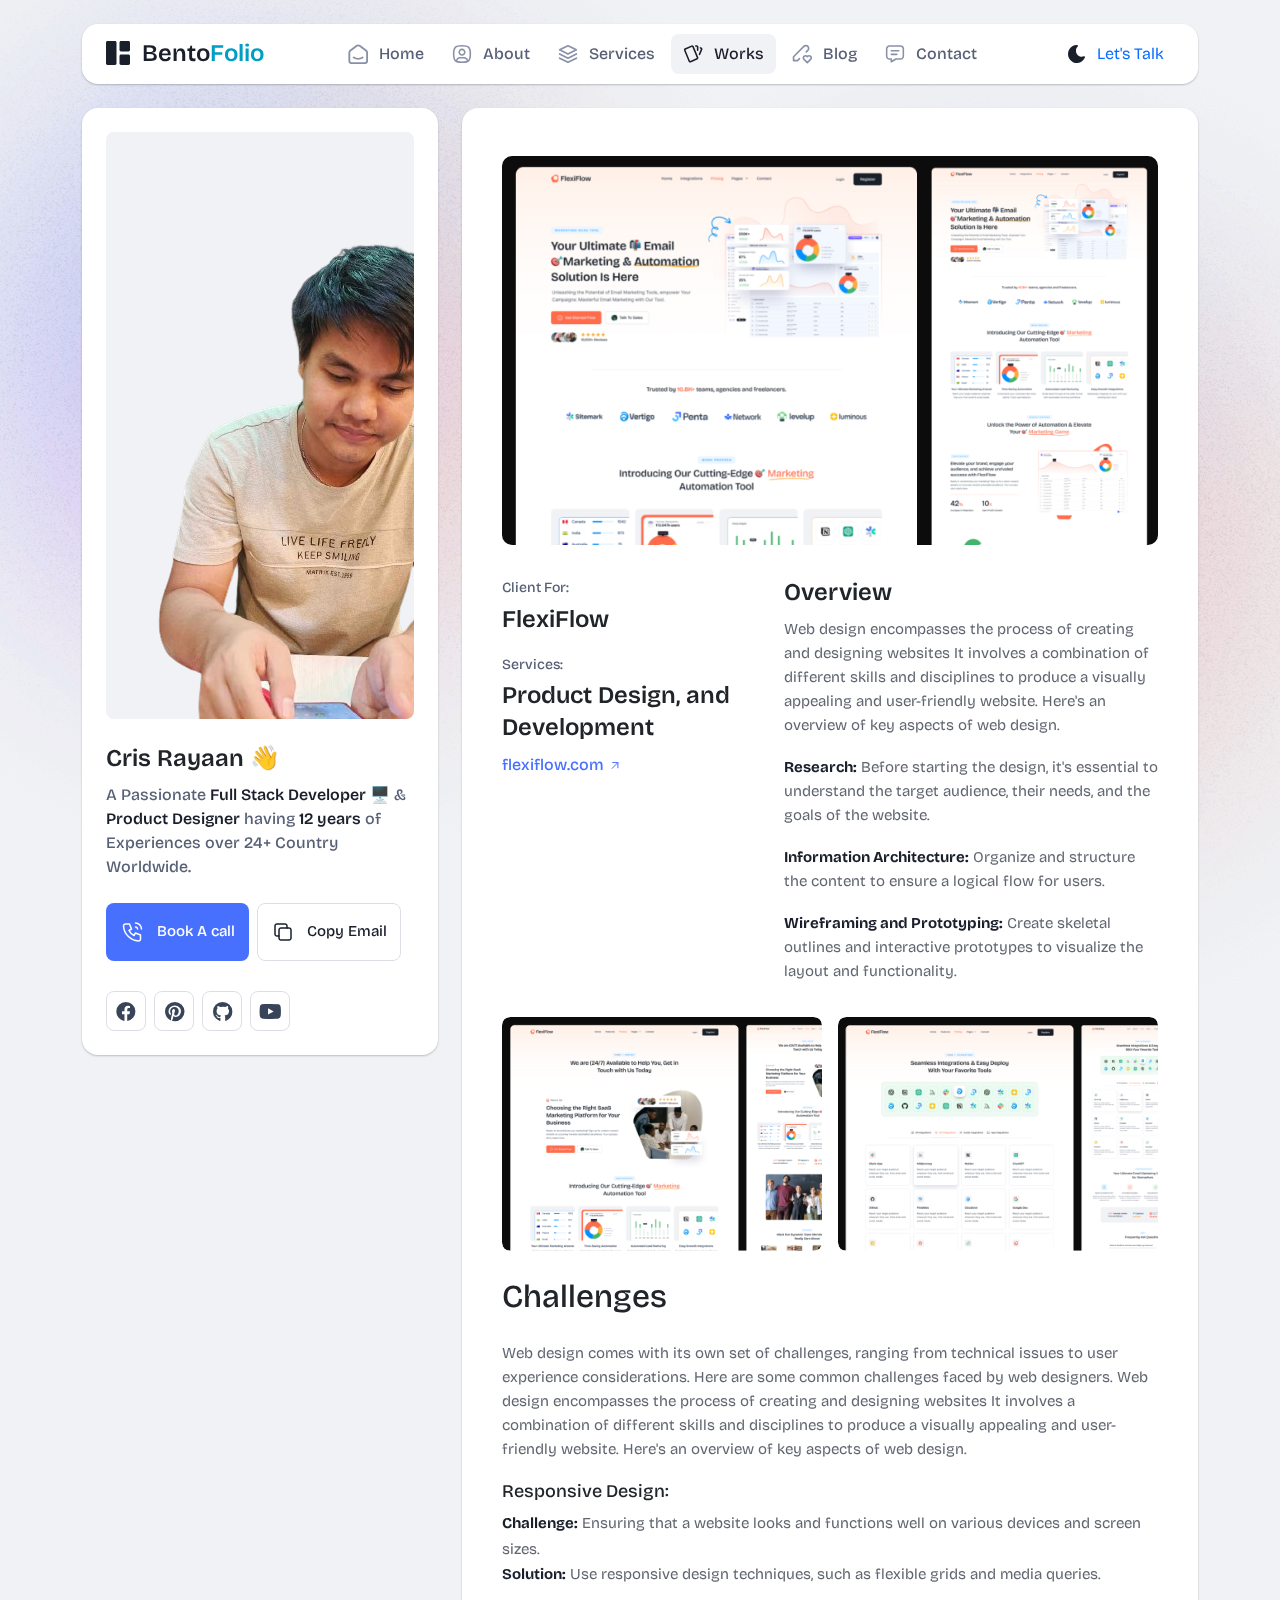
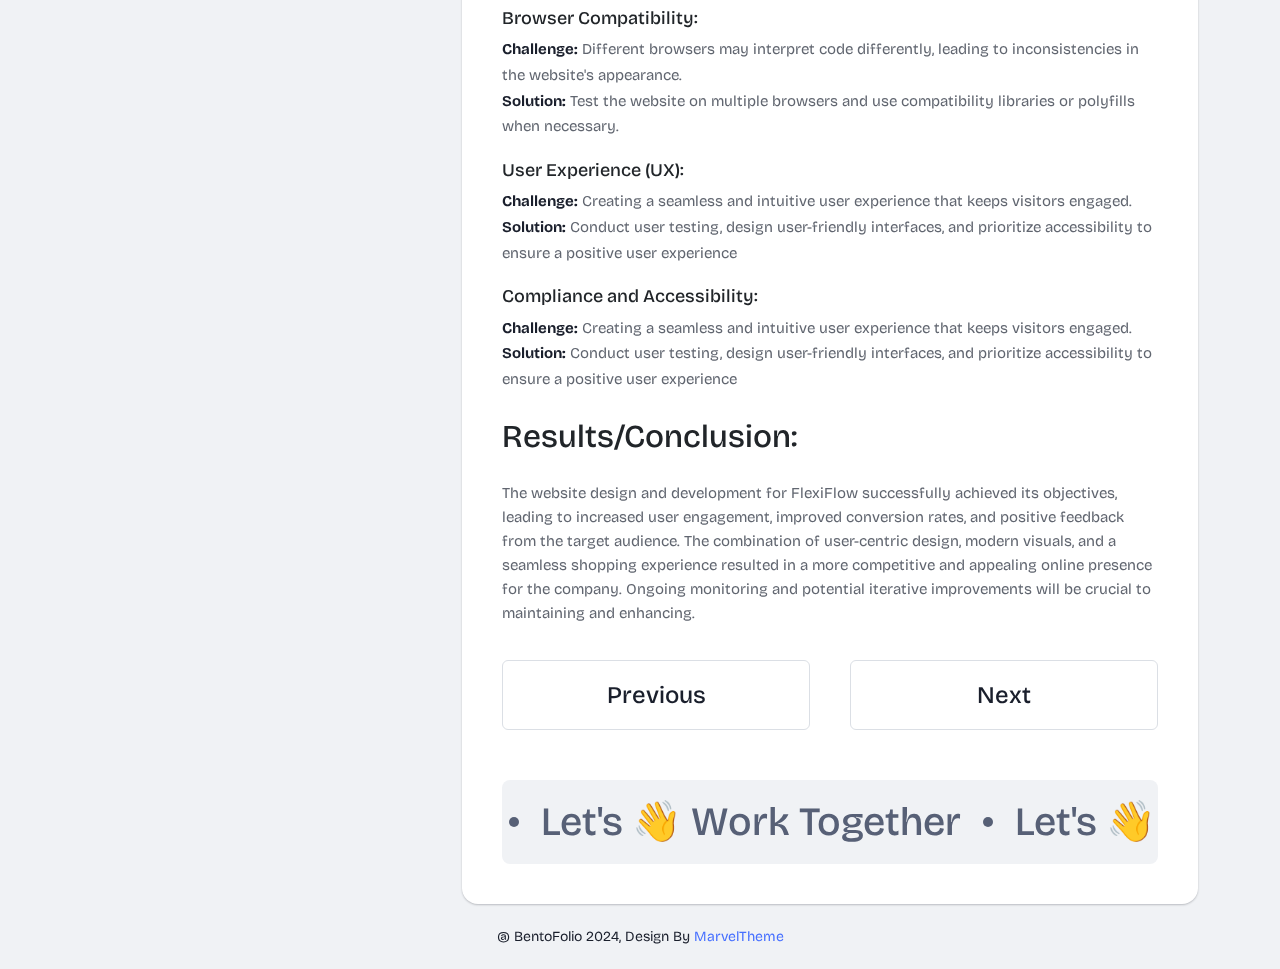
<file: portfolio-details.html>
<!DOCTYPE html>
<html lang="en">


<!-- Mirrored from marveltheme.com/tf/html/bentofolio-html/portfolio-details.html by HTTrack Website Copier/3.x [XR&CO'2014], Sat, 04 May 2024 09:46:28 GMT -->
<head>
  <meta charset="UTF-8">
  <meta http-equiv="X-UA-Compatible" content="IE=edge">
  <title>Bentofolio - Bootstrap Personal Portfolio Template</title>
  <meta name="description" content="Bentofolio - Bootstrap Personal Portfolio Template">
  <meta name="viewport" content="width=device-width, initial-scale=1">

  <link rel="shortcut icon" type="image/x-icon" href="assets/img/favicon.svg">
  <!-- Place favicon.ico in the root directory -->

  <!-- CSS here -->
  <link rel="stylesheet" href="assets/css/bootstrap.min.css">
  <link rel="stylesheet" href="assets/fontawsome/css/all.min.css">
  <link rel="stylesheet" href="assets/fontawsome/css/fontawesome.min.css">
  <link rel="stylesheet" href="assets/css/slick.css">
  <link rel="stylesheet" href="assets/css/magnific-popup.css">
  <link rel="stylesheet" href="assets/css/style.css">
  <link rel="stylesheet" href="assets/css/responsive.css">
</head>

<body>
  <div id="page-content">
    <!-- header part start -->
    <header class="header-area">
      <nav class="navbar">
        <div class="container">
          <div class="menu-container">
            <div class="logo">
              <a class="navbar-brand me-0" href="index-2.html">
                <svg width="24" height="24" viewBox="0 0 24 24" fill="none" xmlns="http://www.w3.org/2000/svg">
                  <path
                    d="M0 1.5C0 1.10218 0.158035 0.720644 0.43934 0.43934C0.720644 0.158035 1.10218 0 1.5 0L9 0C9.39782 0 9.77936 0.158035 10.0607 0.43934C10.342 0.720644 10.5 1.10218 10.5 1.5V22.5C10.5 22.8978 10.342 23.2794 10.0607 23.5607C9.77936 23.842 9.39782 24 9 24H1.5C1.10218 24 0.720644 23.842 0.43934 23.5607C0.158035 23.2794 0 22.8978 0 22.5V1.5ZM13.5 1.5C13.5 1.10218 13.658 0.720644 13.9393 0.43934C14.2206 0.158035 14.6022 0 15 0L22.5 0C22.8978 0 23.2794 0.158035 23.5607 0.43934C23.842 0.720644 24 1.10218 24 1.5V9C24 9.39782 23.842 9.77936 23.5607 10.0607C23.2794 10.342 22.8978 10.5 22.5 10.5H15C14.6022 10.5 14.2206 10.342 13.9393 10.0607C13.658 9.77936 13.5 9.39782 13.5 9V1.5ZM13.5 15C13.5 14.6022 13.658 14.2206 13.9393 13.9393C14.2206 13.658 14.6022 13.5 15 13.5H22.5C22.8978 13.5 23.2794 13.658 23.5607 13.9393C23.842 14.2206 24 14.6022 24 15V22.5C24 22.8978 23.842 23.2794 23.5607 23.5607C23.2794 23.842 22.8978 24 22.5 24H15C14.6022 24 14.2206 23.842 13.9393 23.5607C13.658 23.2794 13.5 22.8978 13.5 22.5V15Z"
                    class="logo-icon" />
                </svg>
                <span>Bento<span class="primary">Folio</span></span>
              </a>
            </div>
            <div class="navbar-main d-flex flex-grow-1">
              <div class="logo inner-logo d-block d-xl-none">
                <a class="navbar-brand me-0" href="index-2.html">
                  <svg width="24" height="24" viewBox="0 0 24 24" fill="none" xmlns="http://www.w3.org/2000/svg">
                    <path
                      d="M0 1.5C0 1.10218 0.158035 0.720644 0.43934 0.43934C0.720644 0.158035 1.10218 0 1.5 0L9 0C9.39782 0 9.77936 0.158035 10.0607 0.43934C10.342 0.720644 10.5 1.10218 10.5 1.5V22.5C10.5 22.8978 10.342 23.2794 10.0607 23.5607C9.77936 23.842 9.39782 24 9 24H1.5C1.10218 24 0.720644 23.842 0.43934 23.5607C0.158035 23.2794 0 22.8978 0 22.5V1.5ZM13.5 1.5C13.5 1.10218 13.658 0.720644 13.9393 0.43934C14.2206 0.158035 14.6022 0 15 0L22.5 0C22.8978 0 23.2794 0.158035 23.5607 0.43934C23.842 0.720644 24 1.10218 24 1.5V9C24 9.39782 23.842 9.77936 23.5607 10.0607C23.2794 10.342 22.8978 10.5 22.5 10.5H15C14.6022 10.5 14.2206 10.342 13.9393 10.0607C13.658 9.77936 13.5 9.39782 13.5 9V1.5ZM13.5 15C13.5 14.6022 13.658 14.2206 13.9393 13.9393C14.2206 13.658 14.6022 13.5 15 13.5H22.5C22.8978 13.5 23.2794 13.658 23.5607 13.9393C23.842 14.2206 24 14.6022 24 15V22.5C24 22.8978 23.842 23.2794 23.5607 23.5607C23.2794 23.842 22.8978 24 22.5 24H15C14.6022 24 14.2206 23.842 13.9393 23.5607C13.658 23.2794 13.5 22.8978 13.5 22.5V15Z"
                      class="logo-icon" />
                  </svg>
                  <span>Bento<span class="primary">Folio</span></span>
                </a>
              </div>
              <ul class="navbar-info mx-auto">
                <li class="nav-item">
                  <a class="nav-link" aria-current="page" href="index-2.html">
                    <svg class="nav-icon" viewBox="0 0 15 15" fill="none" xmlns="http://www.w3.org/2000/svg">
                      <path
                        d="M13.475 4.92481L9.03083 1.46814C8.64082 1.16473 8.1608 1 7.66667 1C7.17254 1 6.69251 1.16473 6.3025 1.46814L1.8575 4.92481C1.59037 5.13254 1.37424 5.39858 1.22563 5.7026C1.07701 6.00662 0.99984 6.34058 1 6.67897V12.679C1 13.121 1.17559 13.5449 1.48816 13.8575C1.80072 14.17 2.22464 14.3456 2.66667 14.3456H12.6667C13.1087 14.3456 13.5326 14.17 13.8452 13.8575C14.1577 13.5449 14.3333 13.121 14.3333 12.679V6.67897C14.3333 5.99314 14.0167 5.34564 13.475 4.92481Z"
                        stroke-width="1.4" stroke-linecap="round" stroke-linejoin="round" />
                      <path d="M10.9753 10.1665C9.13359 11.2773 6.14859 11.2773 4.30859 10.1665" stroke-width="1.4"
                        stroke-linecap="round" stroke-linejoin="round" />
                    </svg>

                    <span>Home</span>
                  </a>
                </li>
                <li class="nav-item">
                  <a class="nav-link" href="about.html">
                    <svg class="nav-icon" viewBox="0 0 18 18" fill="none" xmlns="http://www.w3.org/2000/svg">
                      <path
                        d="M9 9.8335C9.66304 9.8335 10.2989 9.5701 10.7678 9.10126C11.2366 8.63242 11.5 7.99654 11.5 7.3335C11.5 6.67045 11.2366 6.03457 10.7678 5.56573C10.2989 5.09689 9.66304 4.8335 9 4.8335C8.33696 4.8335 7.70107 5.09689 7.23223 5.56573C6.76339 6.03457 6.5 6.67045 6.5 7.3335C6.5 7.99654 6.76339 8.63242 7.23223 9.10126C7.70107 9.5701 8.33696 9.8335 9 9.8335Z"
                        stroke-width="1.4" stroke-linecap="round" stroke-linejoin="round" />
                      <path
                        d="M9 1.5C15 1.5 16.5 3 16.5 9C16.5 15 15 16.5 9 16.5C3 16.5 1.5 15 1.5 9C1.5 3 3 1.5 9 1.5Z"
                        stroke-width="1.4" stroke-linecap="round" stroke-linejoin="round" />
                      <path
                        d="M4 15.7085V15.6668C4 14.7828 4.35119 13.9349 4.97631 13.3098C5.60143 12.6847 6.44928 12.3335 7.33333 12.3335H10.6667C11.5507 12.3335 12.3986 12.6847 13.0237 13.3098C13.6488 13.9349 14 14.7828 14 15.6668V15.7085"
                        stroke-width="1.4" stroke-linecap="round" stroke-linejoin="round" />
                    </svg>
                    About
                  </a>
                </li>
                <li class="nav-item">
                  <a class="nav-link" href="services.html">
                    <svg class="nav-icon" viewBox="0 0 16 16" fill="none" xmlns="http://www.w3.org/2000/svg">
                      <path d="M7.99967 1.3335L1.33301 4.66683L7.99967 8.00016L14.6663 4.66683L7.99967 1.3335Z"
                        stroke-width="1.4" stroke-linecap="round" stroke-linejoin="round" />
                      <path d="M1.33301 8L7.99967 11.3333L14.6663 8" stroke-width="1.4" stroke-linecap="round"
                        stroke-linejoin="round" />
                      <path d="M1.33301 11.3335L7.99967 14.6668L14.6663 11.3335" stroke-width="1.4"
                        stroke-linecap="round" stroke-linejoin="round" />
                    </svg>
                    Services
                  </a>
                </li>
                <li class="nav-item">
                  <a class="nav-link active" href="portfolio.html">
                    <svg class="nav-icon" viewBox="0 0 18 17" fill="none" xmlns="http://www.w3.org/2000/svg">
                      <path
                        d="M2.00326 3.99733L7.95159 1.40649C8.04974 1.36442 8.15533 1.34243 8.26212 1.34181C8.3689 1.34119 8.47473 1.36196 8.57337 1.40289C8.67201 1.44382 8.76145 1.50408 8.83642 1.58013C8.9114 1.65617 8.97039 1.74646 9.00992 1.84566L13.1133 11.764C13.1985 11.9651 13.2014 12.1917 13.1213 12.3949C13.0412 12.5982 12.8845 12.7618 12.6849 12.8507L6.73742 15.4415C6.63922 15.4837 6.53356 15.5058 6.42668 15.5065C6.3198 15.5072 6.21387 15.4864 6.11514 15.4455C6.0164 15.4046 5.92688 15.3442 5.85184 15.2681C5.7768 15.192 5.71778 15.1016 5.67826 15.0023L1.57492 5.08316C1.48963 4.88204 1.48673 4.65546 1.56684 4.45222C1.64696 4.24898 1.80367 4.08616 2.00326 3.99733Z"
                        stroke-width="1.4" stroke-linecap="round" stroke-linejoin="round" />
                      <path
                        d="M11.5 1.3335H12.3333C12.5543 1.3335 12.7663 1.42129 12.9226 1.57757C13.0789 1.73385 13.1667 1.94582 13.1667 2.16683V5.0835"
                        stroke-width="1.4" stroke-linecap="round" stroke-linejoin="round" />
                      <path
                        d="M15.6663 3C15.8863 3.09333 16.0997 3.18083 16.3063 3.2625C16.5098 3.34882 16.6706 3.51241 16.7534 3.71729C16.8362 3.92217 16.8343 4.15155 16.748 4.355L14.833 8.83334"
                        stroke-width="1.4" stroke-linecap="round" stroke-linejoin="round" />
                    </svg>
                    Works
                  </a>
                </li>
                <li class="nav-item">
                  <a class="nav-link" href="blog.html">
                    <svg class="nav-icon" viewBox="0 0 17 16" fill="none" xmlns="http://www.w3.org/2000/svg">
                      <path
                        d="M12.1663 6.16676L13.4163 4.91676C13.6352 4.69789 13.8088 4.43805 13.9273 4.15208C14.0457 3.86612 14.1067 3.55962 14.1067 3.25009C14.1067 2.94056 14.0457 2.63406 13.9273 2.3481C13.8088 2.06213 13.6352 1.80229 13.4163 1.58342C13.1975 1.36455 12.9376 1.19094 12.6517 1.07248C12.3657 0.954033 12.0592 0.893066 11.7497 0.893066C11.4401 0.893066 11.1336 0.954033 10.8477 1.07248C10.5617 1.19094 10.3019 1.36455 10.083 1.58342L1.33301 10.3334V13.6668H4.66634L6.33301 12.0001"
                        stroke-width="1.4" stroke-linecap="round" stroke-linejoin="round" />
                      <path
                        d="M13.0004 15.3335L15.7921 12.5968C15.9633 12.4307 16.0995 12.232 16.1926 12.0124C16.2857 11.7927 16.3339 11.5567 16.3343 11.3181C16.3347 11.0796 16.2873 10.8434 16.1948 10.6235C16.1024 10.4035 15.9669 10.2044 15.7963 10.0377C15.448 9.69712 14.9806 9.50602 14.4935 9.50509C14.0065 9.50415 13.5383 9.69346 13.1888 10.0327L13.0021 10.216L12.8163 10.0327C12.4681 9.69237 12.0008 9.50143 11.5139 9.50049C11.0271 9.49956 10.5591 9.68871 10.2096 10.0277C10.0383 10.1937 9.9021 10.3924 9.80891 10.612C9.71572 10.8316 9.66746 11.0677 9.667 11.3062C9.66653 11.5447 9.71386 11.781 9.80619 12.0009C9.89853 12.2209 10.034 12.4201 10.2046 12.5868L13.0004 15.3335Z"
                        stroke-width="1.4" stroke-linecap="round" stroke-linejoin="round" />
                    </svg>
                    Blog
                  </a>
                </li>
                <li class="nav-item">
                  <a class="nav-link" href="contact.html">
                    <svg class="nav-icon" viewBox="0 0 18 17" fill="none" xmlns="http://www.w3.org/2000/svg">
                      <path d="M5.66699 5.5H12.3337" stroke-width="1.4" stroke-linecap="round"
                        stroke-linejoin="round" />
                      <path d="M5.66699 8.8335H10.667" stroke-width="1.4" stroke-linecap="round"
                        stroke-linejoin="round" />
                      <path
                        d="M14 1.3335C14.663 1.3335 15.2989 1.59689 15.7678 2.06573C16.2366 2.53457 16.5 3.17045 16.5 3.8335V10.5002C16.5 11.1632 16.2366 11.7991 15.7678 12.2679C15.2989 12.7368 14.663 13.0002 14 13.0002H9.83333L5.66667 15.5002V13.0002H4C3.33696 13.0002 2.70107 12.7368 2.23223 12.2679C1.76339 11.7991 1.5 11.1632 1.5 10.5002V3.8335C1.5 3.17045 1.76339 2.53457 2.23223 2.06573C2.70107 1.59689 3.33696 1.3335 4 1.3335H14Z"
                        stroke-width="1.4" stroke-linecap="round" stroke-linejoin="round" />
                    </svg>
                    Contact
                  </a>
                </li>
              </ul>
              <div class="header-right-info d-flex align-items-center">
                <button class="theme-control-btn">
                  <span class="dark">
                    <svg width="24" height="24" viewBox="0 0 24 24" fill="none" xmlns="http://www.w3.org/2000/svg">
                      <path
                        d="M11.8005 3C10.207 3.0003 8.64356 3.44286 7.27683 4.28049C5.91011 5.11811 4.79139 6.31937 4.04002 7.75612C3.28865 9.19288 2.93281 10.8112 3.01046 12.4386C3.08811 14.0659 3.59633 15.6411 4.48091 16.9963C5.3655 18.3514 6.59326 19.4356 8.03324 20.1333C9.47322 20.8309 11.0714 21.1157 12.6573 20.9574C14.2432 20.7991 15.7573 20.2036 17.0381 19.2344C18.319 18.2652 19.3185 16.9587 19.9301 15.4542C20.2302 14.7162 19.5111 13.9746 18.7875 14.2752C17.5475 14.7888 16.1706 14.8418 14.8963 14.425C13.622 14.0082 12.5308 13.1479 11.8126 11.9937C11.0943 10.8396 10.7943 9.4645 10.9648 8.10764C11.1353 6.75077 11.7655 5.49792 12.7458 4.5669L12.8136 4.4949C13.2986 3.9279 12.913 3.0072 12.1464 3.0072H11.9122L11.8524 3.0018L11.7996 3H11.8005Z"
                        fill="#1A1F2C" />
                    </svg>
                    <small class="theme-text d-block d-xl-none">Change appearance</small>
                  </span>
                  <span class="light">
                    <svg width="24" height="24" viewBox="0 0 24 24" fill="none" xmlns="http://www.w3.org/2000/svg">
                      <path
                        d="M12 19C12.2449 19 12.4813 19.09 12.6644 19.2527C12.8474 19.4155 12.9643 19.6397 12.993 19.883L13 20V21C12.9997 21.2549 12.9021 21.5 12.7272 21.6854C12.5522 21.8707 12.313 21.9822 12.0586 21.9972C11.8042 22.0121 11.5536 21.9293 11.3582 21.7657C11.1627 21.6021 11.0371 21.3701 11.007 21.117L11 21V20C11 19.7348 11.1054 19.4804 11.2929 19.2929C11.4804 19.1054 11.7348 19 12 19Z"
                        fill="#FD7E41" />
                      <path
                        d="M18.3127 16.9099L18.4067 16.9929L19.1067 17.6929C19.2861 17.8729 19.3902 18.1144 19.398 18.3683C19.4057 18.6223 19.3165 18.8697 19.1485 19.0602C18.9804 19.2508 18.7462 19.3702 18.4933 19.3943C18.2403 19.4184 17.9877 19.3454 17.7867 19.1899L17.6927 19.1069L16.9927 18.4069C16.8202 18.2347 16.7165 18.0053 16.7012 17.7619C16.6859 17.5186 16.76 17.278 16.9097 17.0855C17.0593 16.893 17.2741 16.7618 17.5137 16.7166C17.7533 16.6713 18.0012 16.7152 18.2107 16.8399L18.3127 16.9099Z"
                        fill="#FD7E41" />
                      <path
                        d="M7.00747 16.993C7.17965 17.1652 7.28308 17.3943 7.29836 17.6373C7.31364 17.8803 7.23972 18.1206 7.09047 18.313L7.00747 18.407L6.30747 19.107C6.12751 19.2863 5.88604 19.3905 5.63209 19.3982C5.37814 19.406 5.13076 19.3168 4.94019 19.1487C4.74963 18.9807 4.63017 18.7464 4.60607 18.4935C4.58198 18.2406 4.65506 17.988 4.81047 17.787L4.89347 17.693L5.59347 16.993C5.781 16.8055 6.03531 16.7002 6.30047 16.7002C6.56563 16.7002 6.81994 16.8055 7.00747 16.993Z"
                        fill="#FD7E41" />
                      <path
                        d="M3.99987 11C4.25475 11.0003 4.4999 11.0979 4.68524 11.2728C4.87057 11.4478 4.9821 11.687 4.99704 11.9414C5.01198 12.1958 4.92919 12.4464 4.7656 12.6418C4.60201 12.8373 4.36996 12.9629 4.11687 12.993L3.99987 13H2.99987C2.74499 12.9997 2.49984 12.9021 2.3145 12.7272C2.12916 12.5522 2.01763 12.313 2.0027 12.0586C1.98776 11.8042 2.07054 11.5536 2.23413 11.3582C2.39772 11.1627 2.62977 11.0371 2.88287 11.007L2.99987 11H3.99987Z"
                        fill="#FD7E41" />
                      <path
                        d="M20.9999 11C21.2547 11.0003 21.4999 11.0979 21.6852 11.2728C21.8706 11.4478 21.9821 11.687 21.997 11.9414C22.012 12.1958 21.9292 12.4464 21.7656 12.6418C21.602 12.8373 21.37 12.9629 21.1169 12.993L20.9999 13H19.9999C19.745 12.9997 19.4998 12.9021 19.3145 12.7272C19.1292 12.5522 19.0176 12.313 19.0027 12.0586C18.9878 11.8042 19.0705 11.5536 19.2341 11.3582C19.3977 11.1627 19.6298 11.0371 19.8829 11.007L19.9999 11H20.9999Z"
                        fill="#FD7E41" />
                      <path
                        d="M6.21264 4.80985L6.30664 4.89285L7.00664 5.59285C7.18599 5.77281 7.29011 6.01429 7.29787 6.26824C7.30562 6.52219 7.21642 6.76957 7.04839 6.96013C6.88036 7.1507 6.64609 7.27016 6.39316 7.29425C6.14024 7.31834 5.88763 7.24526 5.68664 7.08985L5.59264 7.00685L4.89264 6.30685C4.72073 6.13453 4.61757 5.90543 4.6025 5.66248C4.58744 5.41954 4.6615 5.17945 4.8108 4.98721C4.9601 4.79497 5.1744 4.66378 5.41351 4.61824C5.65262 4.57271 5.90013 4.61594 6.10964 4.73985L6.21264 4.80985Z"
                        fill="#FD7E41" />
                      <path
                        d="M19.1071 4.89288C19.2793 5.06508 19.3827 5.29418 19.398 5.5372C19.4132 5.78023 19.3393 6.02048 19.1901 6.21288L19.1071 6.30688L18.4071 7.00688C18.2271 7.18623 17.9856 7.29036 17.7317 7.29811C17.4777 7.30587 17.2304 7.21667 17.0398 7.04864C16.8492 6.8806 16.7298 6.64633 16.7057 6.39341C16.6816 6.14049 16.7547 5.88788 16.9101 5.68688L16.9931 5.59288L17.6931 4.89288C17.8806 4.70541 18.1349 4.6001 18.4001 4.6001C18.6652 4.6001 18.9196 4.70541 19.1071 4.89288Z"
                        fill="#FD7E41" />
                      <path
                        d="M12 2C12.2449 2.00003 12.4813 2.08996 12.6644 2.25272C12.8474 2.41547 12.9643 2.63975 12.993 2.883L13 3V4C12.9997 4.25488 12.9021 4.50003 12.7272 4.68537C12.5522 4.8707 12.313 4.98223 12.0586 4.99717C11.8042 5.01211 11.5536 4.92933 11.3582 4.76573C11.1627 4.60214 11.0371 4.3701 11.007 4.117L11 4V3C11 2.73478 11.1054 2.48043 11.2929 2.29289C11.4804 2.10536 11.7348 2 12 2Z"
                        fill="#FD7E41" />
                      <path
                        d="M12 7C12.9797 6.99994 13.9378 7.28769 14.7553 7.8275C15.5729 8.36731 16.2138 9.1354 16.5986 10.0364C16.9833 10.9373 17.0949 11.9315 16.9195 12.8953C16.7441 13.8592 16.2893 14.7502 15.6118 15.4579C14.9343 16.1655 14.0638 16.6585 13.1085 16.8756C12.1532 17.0928 11.1552 17.0245 10.2383 16.6793C9.3215 16.334 8.52629 15.7271 7.95146 14.9338C7.37663 14.1405 7.04752 13.1958 7.005 12.217L7 12L7.005 11.783C7.06092 10.4958 7.61161 9.27978 8.54222 8.38866C9.47284 7.49754 10.7115 7.00007 12 7Z"
                        fill="#FD7E41" />
                    </svg>
                    <small class="theme-text d-block d-xl-none">Change appearance</small>
                  </span>
                </button>
                <a href="contact.html" class="lets-talk-btn">
                  Let's Talk
                  <svg class="icon" width="20" height="20" viewBox="0 0 20 20" fill="none"
                    xmlns="http://www.w3.org/2000/svg">
                    <path d="M17.5 11.6665V6.6665H12.5" stroke="white" stroke-width="1.5" stroke-linecap="round"
                      stroke-linejoin="round" />
                    <path d="M17.5 6.6665L10 14.1665L2.5 6.6665" stroke="white" stroke-width="1.5"
                      stroke-linecap="round" stroke-linejoin="round" />
                  </svg>
                </a>
              </div>
            </div>
            <div class="mobile-menu-overlay d-block d-lg-none"></div>
            <div class="mobile-menu-control-bar d-block d-xl-none">
              <button class="mobile-menu-control-bar">
                <i class="fas fa-bars"></i>
              </button>
            </div>
          </div>
        </div>
      </nav>
    </header>
    <!-- header part end -->

    <!-- main area part start -->
    <main>

      <section class="content-box-area mt-4">
        <div class="container">
          <div class="row g-4">
            <div class="col-xl-4">
              <div class="card profile-card">
                <div class="card-body">
                  <div class="image text-center">
                    <img src="assets/img/images/profile.png" alt="profile">
                  </div>
                  <div class="text">
                    <h3 class="card-title">Cris Rayaan 👋</h3>
                    <p>A Passionate <span>Full Stack Developer</span> 🖥️ & <span>Product Designer</span> having
                      <span>12
                        years</span> of Experiences over 24+
                      Country Worldwide.</p>
                    <div class="common-button-groups">
                      <a class="btn btn-call" href="#">
                        <svg class="icon" width="25" height="24" viewBox="0 0 25 24" fill="none"
                          xmlns="http://www.w3.org/2000/svg">
                          <path
                            d="M5.5 4H9.5L11.5 9L9 10.5C10.071 12.6715 11.8285 14.429 14 15.5L15.5 13L20.5 15V19C20.5 19.5304 20.2893 20.0391 19.9142 20.4142C19.5391 20.7893 19.0304 21 18.5 21C14.5993 20.763 10.9202 19.1065 8.15683 16.3432C5.3935 13.5798 3.73705 9.90074 3.5 6C3.5 5.46957 3.71071 4.96086 4.08579 4.58579C4.46086 4.21071 4.96957 4 5.5 4Z"
                            stroke="white" stroke-width="1.5" stroke-linecap="round" stroke-linejoin="round" />
                          <path
                            d="M15.5 7C16.0304 7 16.5391 7.21071 16.9142 7.58579C17.2893 7.96086 17.5 8.46957 17.5 9"
                            stroke="white" stroke-width="1.5" stroke-linecap="round" stroke-linejoin="round" />
                          <path d="M15.5 3C17.0913 3 18.6174 3.63214 19.7426 4.75736C20.8679 5.88258 21.5 7.4087 21.5 9"
                            stroke="white" stroke-width="1.5" stroke-linecap="round" stroke-linejoin="round" />
                        </svg>
                        Book A call
                      </a>
                      <button class="btn btn-copy" data-clipboard-text="example@example.com">
                        <svg class="icon" width="24" height="24" viewBox="0 0 24 24" fill="none"
                          xmlns="http://www.w3.org/2000/svg">
                          <path
                            d="M8 10C8 9.46957 8.21071 8.96086 8.58579 8.58579C8.96086 8.21071 9.46957 8 10 8H18C18.5304 8 19.0391 8.21071 19.4142 8.58579C19.7893 8.96086 20 9.46957 20 10V18C20 18.5304 19.7893 19.0391 19.4142 19.4142C19.0391 19.7893 18.5304 20 18 20H10C9.46957 20 8.96086 19.7893 8.58579 19.4142C8.21071 19.0391 8 18.5304 8 18V10Z"
                            stroke-width="1.5" stroke-linecap="round" stroke-linejoin="round" />
                          <path
                            d="M16 8V6C16 5.46957 15.7893 4.96086 15.4142 4.58579C15.0391 4.21071 14.5304 4 14 4H6C5.46957 4 4.96086 4.21071 4.58579 4.58579C4.21071 4.96086 4 5.46957 4 6V14C4 14.5304 4.21071 15.0391 4.58579 15.4142C4.96086 15.7893 5.46957 16 6 16H8"
                            stroke-width="1.5" stroke-linecap="round" stroke-linejoin="round" />
                        </svg>
                        Copy Email
                      </button>
                    </div>
                    <div class="social-media-icon">
                      <ul class="list-unstyled">
                        <li><a href="#"><i class="fab fa-facebook"></i></a></li>
                        <li><a href="#"><i class="fab fa-pinterest"></i></a></li>
                        <li><a href="#"><i class="fab fa-github"></i></a></li>
                        <li><a href="#"><i class="fab fa-youtube"></i></a></li>
                      </ul>
                    </div>
                  </div>
                </div>
              </div>
            </div>
            <div class="col-xl-8">
              <div class="card content-box-card">
                <div class="card-body portfolio-card">
                  <div class="portfolio-details-area">
                    <div class="main-image">
                      <img src="assets/img/projects/project-details-1.png" alt="project-details-1">
                    </div>
                    <div class="portfolio-details-text">
                      <div class="short-info">
                        <div class="info-item">
                          <p class="subtitle">Client For:</p>
                          <h4 class="card-title">FlexiFlow</h4>
                        </div>
                        <div class="info-item">
                          <p class="subtitle">Services:</p>
                          <h4 class="card-title">Product Design, and Development</h4>
                          <a href="#" class="website">
                            flexiflow.com
                            <svg class="arrow-up" width="14" height="15" viewBox="0 0 14 15" fill="none"
                              xmlns="http://www.w3.org/2000/svg">
                              <path d="M9.91634 4.5835L4.08301 10.4168" stroke-linecap="round" stroke-linejoin="round">
                              </path>
                              <path d="M4.66699 4.5835H9.91699V9.8335" stroke-linecap="round" stroke-linejoin="round">
                              </path>
                            </svg>
                          </a>
                        </div>
                      </div>
                      <div class="overview">
                        <h4 class="card-title">Overview</h4>
                        <p>Web design encompasses the process of creating and designing websites It involves a
                          combination of different skills and disciplines to produce a visually appealing and
                          user-friendly website. Here's an overview of key aspects of web design.</p>
                        <p>
                          <b>Research:</b> Before starting the design, it's essential to understand the target audience,
                          their
                          needs, and the goals of the website.

                        </p>
                        <p><b>Information Architecture:</b> Organize and structure the content to ensure a logical flow
                          for
                          users.</p>
                        <p> <b>Wireframing and Prototyping:</b> Create skeletal outlines and interactive prototypes to
                          visualize
                          the layout and functionality.</p>
                      </div>
                    </div>
                    <div class="inner-images">
                      <div class="row g-3">
                        <div class="col-md-6">
                          <div class="image-item">
                            <img src="assets/img/projects/project-details-2.png" alt="project-details-2"
                              class="img-fluid w-100">
                          </div>
                        </div>
                        <div class="col-md-6">
                          <div class="image-item">
                            <img src="assets/img/projects/project-details-3.png" alt="project-details-3"
                              class="img-fluid w-100">
                          </div>
                        </div>
                      </div>
                    </div>
                    <div class="more-info-block">
                      <h3 class="more-info-title">Challenges</h3>
                      <p>Web design comes with its own set of challenges, ranging from technical issues to user
                        experience considerations. Here are some common challenges faced by web designers. Web design
                        encompasses the process of creating and designing websites It involves a combination of
                        different skills and disciplines to produce a visually appealing and user-friendly website.
                        Here's an overview of key aspects of web design.</p>
                      <h5 class="more-info-subtitle">Responsive Design:</h5>
                      <ul class="list-unstyled">
                        <li>
                          <b>Challenge:</b> Ensuring that a website looks and functions well on various devices and
                          screen
                          sizes.
                        </li>
                        <li>
                          <b>Solution:</b> Use responsive design techniques, such as flexible grids and media queries.
                        </li>
                      </ul>
                      <h5 class="more-info-subtitle">Browser Compatibility:
                      </h5>
                      <ul class="list-unstyled">
                        <li>
                          <b>Challenge:</b> Different browsers may interpret code differently, leading to
                          inconsistencies
                          in the website's appearance.
                        </li>
                        <li>
                          <b>Solution:</b> Test the website on multiple browsers and use compatibility libraries or
                          polyfills when necessary.
                        </li>
                      </ul>

                      <h5 class="more-info-subtitle">User Experience (UX):
                      </h5>
                      <ul class="list-unstyled">
                        <li>
                          <b>Challenge:</b> Creating a seamless and intuitive user experience that keeps visitors
                          engaged.
                        </li>
                        <li>
                          <b> Solution:</b>
                          Conduct user testing, design user-friendly interfaces, and prioritize accessibility to ensure
                          a
                          positive user experience
                        </li>
                      </ul>
                      <h5 class="more-info-subtitle">Compliance and Accessibility:
                      </h5>
                      <ul class="list-unstyled">
                        <li>
                          <b>Challenge:</b> Creating a seamless and intuitive user experience that keeps visitors
                          engaged.
                        </li>
                        <li>
                          <b>Solution:</b> Conduct user testing, design user-friendly interfaces, and prioritize
                          accessibility to ensure a positive user experience
                        </li>
                      </ul>

                      <h3 class="more-info-title">Results/Conclusion:</h3>
                      <p>The website design and development for FlexiFlow successfully achieved its objectives, leading
                        to increased user engagement, improved conversion rates, and positive feedback from the target
                        audience. The combination of user-centric design, modern visuals, and a seamless shopping
                        experience resulted in a more competitive and appealing online presence for the company. Ongoing
                        monitoring and potential iterative improvements will be crucial to maintaining and enhancing.
                      </p>
                    </div>
                    <div class="prev-and-next-btn">
                      <button class="btn btn-prev">Previous</button>
                      <button class="btn btn-next">Next</button>
                    </div>
                  </div>

                  <div class="work-together-slider">
                    <div class="slider-main d-flex gap-4 align-items-center">
                      <div class="slider-item">
                        <a href="contact.html">Let's 👋 Work Together</a>
                        <a href="contact.html">Let's 👋 Work Together</a>
                      </div>
                      <div class="slider-item">
                        <a href="contact.html">Let's 👋 Work Together</a>
                        <a href="contact.html">Let's 👋 Work Together</a>
                      </div>
                    </div>
                  </div>
                </div>
              </div>
            </div>
          </div>
        </div>
      </section>

      <!-- background shape area start -->
      <div class="background-shapes">
        <div class="shape-1 common-shape">
          <img src="assets/img/bg/banner-shape-1.png" alt="banner-shape-1">
        </div>
        <div class="shape-2 common-shape">
          <img src="assets/img/bg/banner-shape-1.png" alt="banner-shape-1">
        </div>
        <div class="threed-shape-1 move-with-cursor" data-value="1">
          <img src="assets/img/bg/object-3d-1.png" alt="object-3d-1">
        </div>
        <div class="threed-shape-2 move-with-cursor" data-value="1">
          <img src="assets/img/bg/object-3d-2.png" alt="object-3d-2">
        </div>
      </div>
      <!-- background shape area end -->
    </main>
    <!-- main area part end -->

    <!-- footer part start -->
    <footer class="footer-area">
      <div class="container">
        <div class="text text-center">
          <p>@ BentoFolio 2024, Design By <a href="#">MarvelTheme</a></p>
        </div>
      </div>
    </footer>
    <!-- footer part end -->
  </div>

  <!-- JS here -->
  <script src="assets/js/vendor/jquery-3.6.0.min.js"></script>
  <script src="assets/js/bootstrap.bundle.min.js"></script>
  <script src="assets/js/jquery.magnific-popup.min.js"></script>
  <script src="assets/js/ajax-form.js"></script>
  <script src="assets/js/clipboard.min.js"></script>
  <script src="assets/js/slick.min.js"></script>
  <script src="assets/js/script.js"></script>
</body>



<!-- Mirrored from marveltheme.com/tf/html/bentofolio-html/portfolio-details.html by HTTrack Website Copier/3.x [XR&CO'2014], Sat, 04 May 2024 09:46:35 GMT -->
</html>
</file>
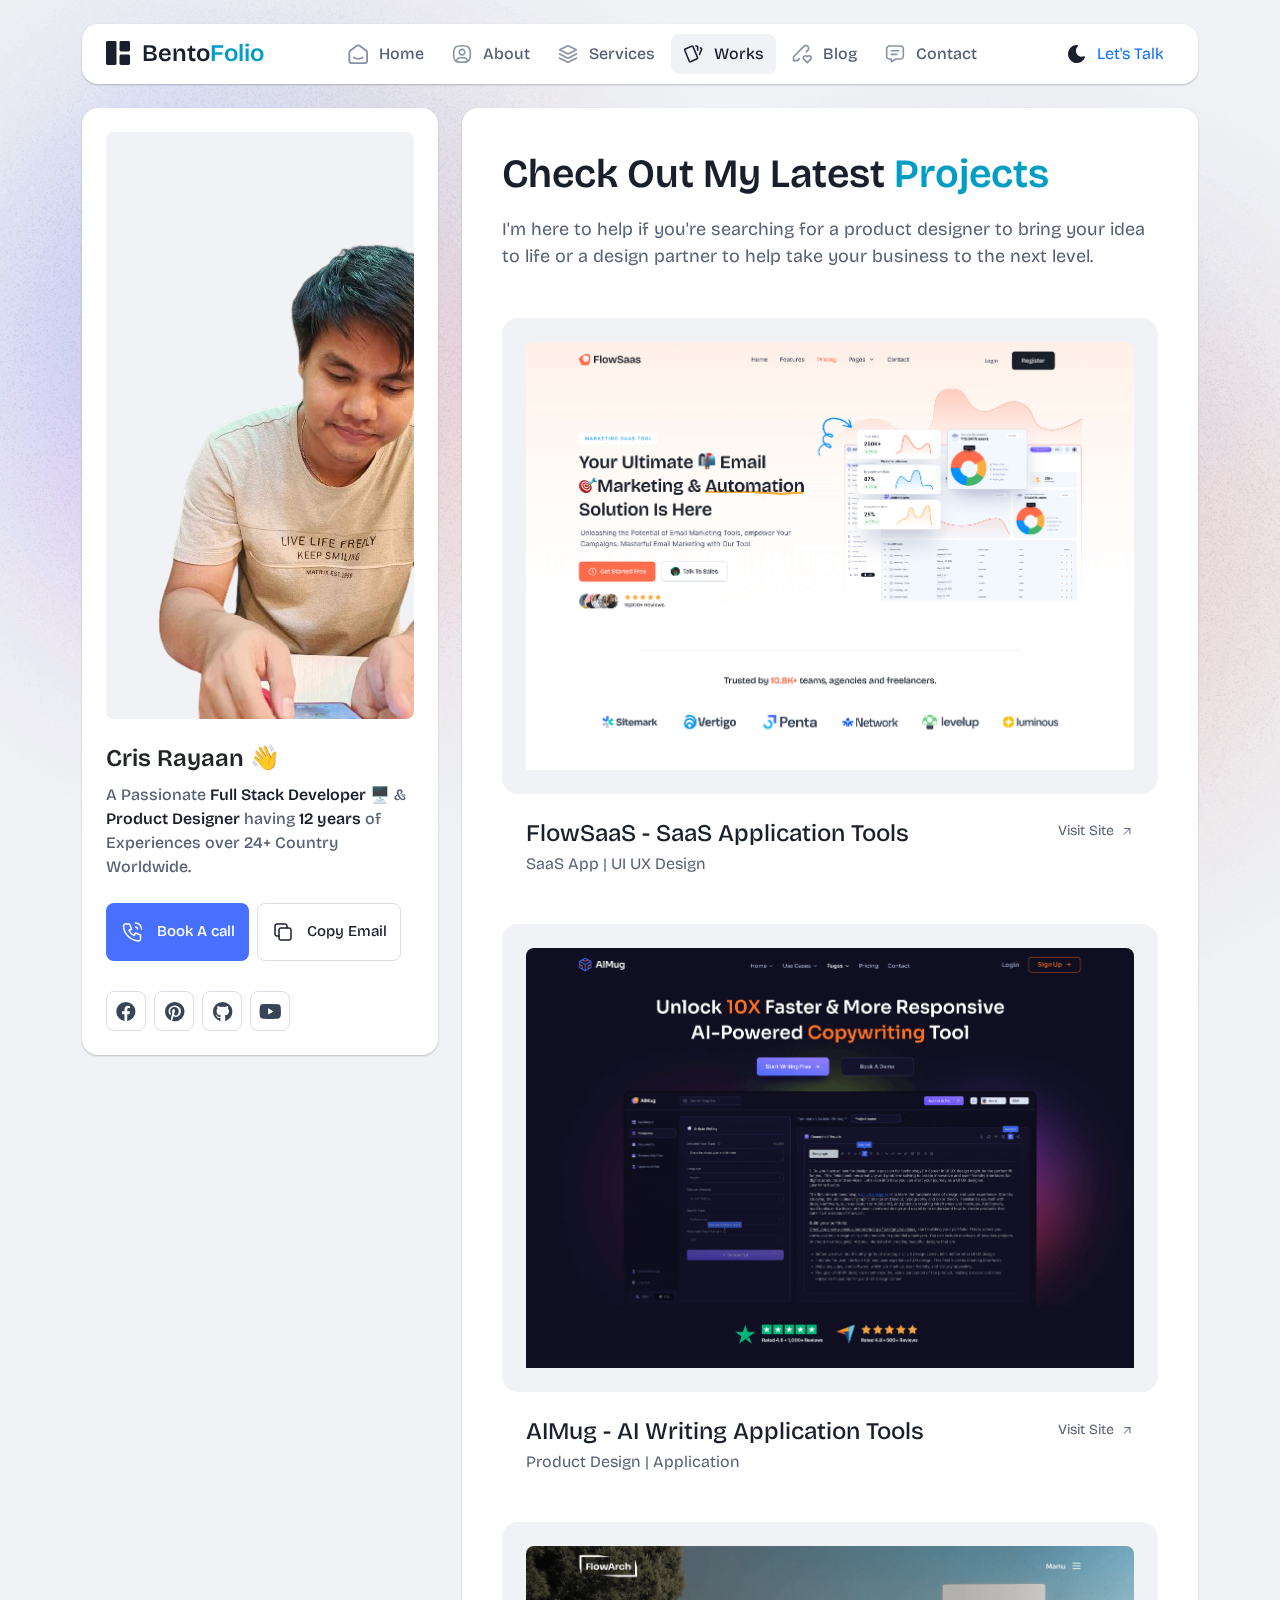
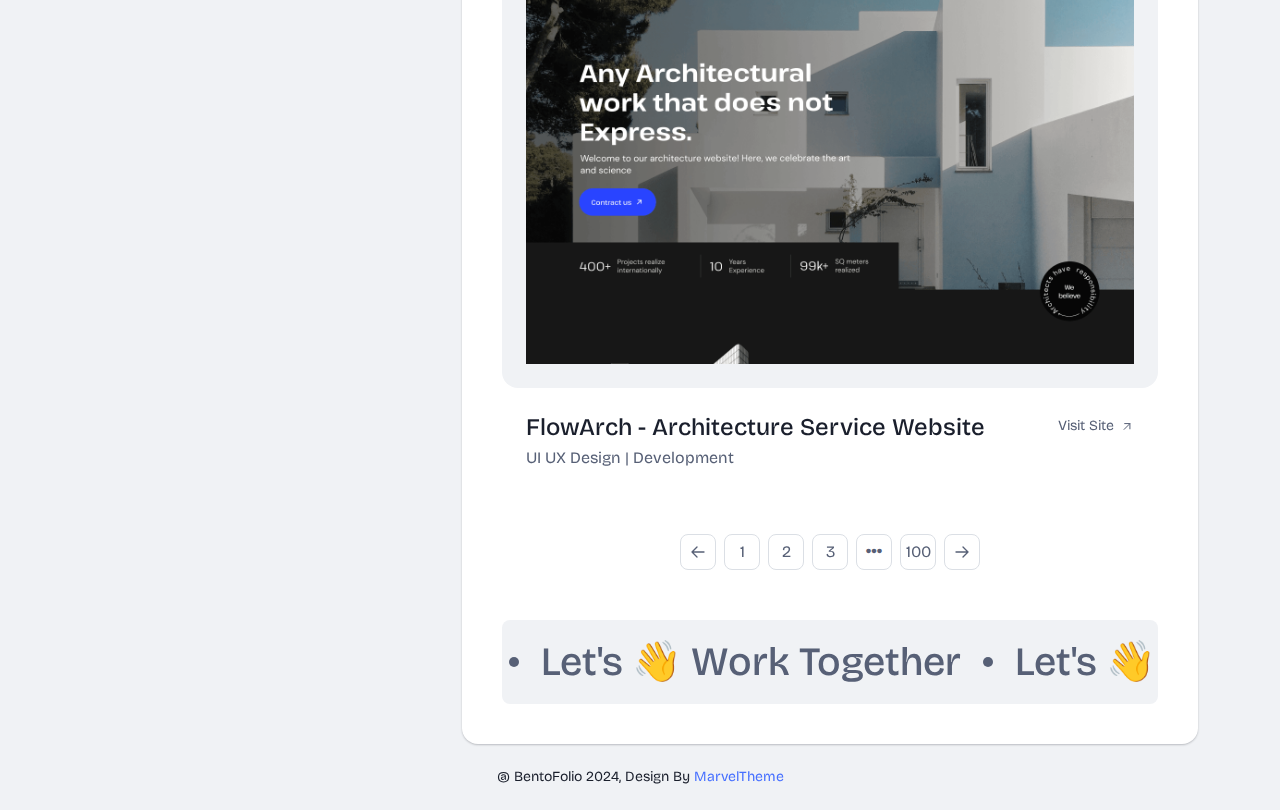
<file: portfolio.html>
<!DOCTYPE html>
<html lang="en">


<!-- Mirrored from marveltheme.com/tf/html/bentofolio-html/portfolio.html by HTTrack Website Copier/3.x [XR&CO'2014], Sat, 04 May 2024 09:46:14 GMT -->
<head>
  <meta charset="UTF-8">
  <meta http-equiv="X-UA-Compatible" content="IE=edge">
  <title>Bentofolio - Bootstrap Personal Portfolio Template</title>
  <meta name="description" content="Bentofolio - Bootstrap Personal Portfolio Template">
  <meta name="viewport" content="width=device-width, initial-scale=1">

  <link rel="shortcut icon" type="image/x-icon" href="assets/img/favicon.svg">
  <!-- Place favicon.ico in the root directory -->

  <!-- CSS here -->
  <link rel="stylesheet" href="assets/css/bootstrap.min.css">
  <link rel="stylesheet" href="assets/fontawsome/css/all.min.css">
  <link rel="stylesheet" href="assets/fontawsome/css/fontawesome.min.css">
  <link rel="stylesheet" href="assets/css/slick.css">
  <link rel="stylesheet" href="assets/css/magnific-popup.css">
  <link rel="stylesheet" href="assets/css/style.css">
  <link rel="stylesheet" href="assets/css/responsive.css">
</head>

<body>
  <div id="page-content">
    <!-- header part start -->
    <header class="header-area">
      <nav class="navbar">
        <div class="container">
          <div class="menu-container">
            <div class="logo">
              <a class="navbar-brand me-0" href="index-2.html">
                <svg width="24" height="24" viewBox="0 0 24 24" fill="none" xmlns="http://www.w3.org/2000/svg">
                  <path
                    d="M0 1.5C0 1.10218 0.158035 0.720644 0.43934 0.43934C0.720644 0.158035 1.10218 0 1.5 0L9 0C9.39782 0 9.77936 0.158035 10.0607 0.43934C10.342 0.720644 10.5 1.10218 10.5 1.5V22.5C10.5 22.8978 10.342 23.2794 10.0607 23.5607C9.77936 23.842 9.39782 24 9 24H1.5C1.10218 24 0.720644 23.842 0.43934 23.5607C0.158035 23.2794 0 22.8978 0 22.5V1.5ZM13.5 1.5C13.5 1.10218 13.658 0.720644 13.9393 0.43934C14.2206 0.158035 14.6022 0 15 0L22.5 0C22.8978 0 23.2794 0.158035 23.5607 0.43934C23.842 0.720644 24 1.10218 24 1.5V9C24 9.39782 23.842 9.77936 23.5607 10.0607C23.2794 10.342 22.8978 10.5 22.5 10.5H15C14.6022 10.5 14.2206 10.342 13.9393 10.0607C13.658 9.77936 13.5 9.39782 13.5 9V1.5ZM13.5 15C13.5 14.6022 13.658 14.2206 13.9393 13.9393C14.2206 13.658 14.6022 13.5 15 13.5H22.5C22.8978 13.5 23.2794 13.658 23.5607 13.9393C23.842 14.2206 24 14.6022 24 15V22.5C24 22.8978 23.842 23.2794 23.5607 23.5607C23.2794 23.842 22.8978 24 22.5 24H15C14.6022 24 14.2206 23.842 13.9393 23.5607C13.658 23.2794 13.5 22.8978 13.5 22.5V15Z"
                    class="logo-icon" />
                </svg>
                <span>Bento<span class="primary">Folio</span></span>
              </a>
            </div>
            <div class="navbar-main d-flex flex-grow-1">
              <div class="logo inner-logo d-block d-xl-none">
                <a class="navbar-brand me-0" href="index-2.html">
                  <svg width="24" height="24" viewBox="0 0 24 24" fill="none" xmlns="http://www.w3.org/2000/svg">
                    <path
                      d="M0 1.5C0 1.10218 0.158035 0.720644 0.43934 0.43934C0.720644 0.158035 1.10218 0 1.5 0L9 0C9.39782 0 9.77936 0.158035 10.0607 0.43934C10.342 0.720644 10.5 1.10218 10.5 1.5V22.5C10.5 22.8978 10.342 23.2794 10.0607 23.5607C9.77936 23.842 9.39782 24 9 24H1.5C1.10218 24 0.720644 23.842 0.43934 23.5607C0.158035 23.2794 0 22.8978 0 22.5V1.5ZM13.5 1.5C13.5 1.10218 13.658 0.720644 13.9393 0.43934C14.2206 0.158035 14.6022 0 15 0L22.5 0C22.8978 0 23.2794 0.158035 23.5607 0.43934C23.842 0.720644 24 1.10218 24 1.5V9C24 9.39782 23.842 9.77936 23.5607 10.0607C23.2794 10.342 22.8978 10.5 22.5 10.5H15C14.6022 10.5 14.2206 10.342 13.9393 10.0607C13.658 9.77936 13.5 9.39782 13.5 9V1.5ZM13.5 15C13.5 14.6022 13.658 14.2206 13.9393 13.9393C14.2206 13.658 14.6022 13.5 15 13.5H22.5C22.8978 13.5 23.2794 13.658 23.5607 13.9393C23.842 14.2206 24 14.6022 24 15V22.5C24 22.8978 23.842 23.2794 23.5607 23.5607C23.2794 23.842 22.8978 24 22.5 24H15C14.6022 24 14.2206 23.842 13.9393 23.5607C13.658 23.2794 13.5 22.8978 13.5 22.5V15Z"
                      class="logo-icon" />
                  </svg>
                  <span>Bento<span class="primary">Folio</span></span>
                </a>
              </div>
              <ul class="navbar-info mx-auto">
                <li class="nav-item">
                  <a class="nav-link" aria-current="page" href="index-2.html">
                    <svg class="nav-icon" viewBox="0 0 15 15" fill="none" xmlns="http://www.w3.org/2000/svg">
                      <path
                        d="M13.475 4.92481L9.03083 1.46814C8.64082 1.16473 8.1608 1 7.66667 1C7.17254 1 6.69251 1.16473 6.3025 1.46814L1.8575 4.92481C1.59037 5.13254 1.37424 5.39858 1.22563 5.7026C1.07701 6.00662 0.99984 6.34058 1 6.67897V12.679C1 13.121 1.17559 13.5449 1.48816 13.8575C1.80072 14.17 2.22464 14.3456 2.66667 14.3456H12.6667C13.1087 14.3456 13.5326 14.17 13.8452 13.8575C14.1577 13.5449 14.3333 13.121 14.3333 12.679V6.67897C14.3333 5.99314 14.0167 5.34564 13.475 4.92481Z"
                        stroke-width="1.4" stroke-linecap="round" stroke-linejoin="round" />
                      <path d="M10.9753 10.1665C9.13359 11.2773 6.14859 11.2773 4.30859 10.1665" stroke-width="1.4"
                        stroke-linecap="round" stroke-linejoin="round" />
                    </svg>

                    <span>Home</span>
                  </a>
                </li>
                <li class="nav-item">
                  <a class="nav-link" href="about.html">
                    <svg class="nav-icon" viewBox="0 0 18 18" fill="none" xmlns="http://www.w3.org/2000/svg">
                      <path
                        d="M9 9.8335C9.66304 9.8335 10.2989 9.5701 10.7678 9.10126C11.2366 8.63242 11.5 7.99654 11.5 7.3335C11.5 6.67045 11.2366 6.03457 10.7678 5.56573C10.2989 5.09689 9.66304 4.8335 9 4.8335C8.33696 4.8335 7.70107 5.09689 7.23223 5.56573C6.76339 6.03457 6.5 6.67045 6.5 7.3335C6.5 7.99654 6.76339 8.63242 7.23223 9.10126C7.70107 9.5701 8.33696 9.8335 9 9.8335Z"
                        stroke-width="1.4" stroke-linecap="round" stroke-linejoin="round" />
                      <path
                        d="M9 1.5C15 1.5 16.5 3 16.5 9C16.5 15 15 16.5 9 16.5C3 16.5 1.5 15 1.5 9C1.5 3 3 1.5 9 1.5Z"
                        stroke-width="1.4" stroke-linecap="round" stroke-linejoin="round" />
                      <path
                        d="M4 15.7085V15.6668C4 14.7828 4.35119 13.9349 4.97631 13.3098C5.60143 12.6847 6.44928 12.3335 7.33333 12.3335H10.6667C11.5507 12.3335 12.3986 12.6847 13.0237 13.3098C13.6488 13.9349 14 14.7828 14 15.6668V15.7085"
                        stroke-width="1.4" stroke-linecap="round" stroke-linejoin="round" />
                    </svg>
                    About
                  </a>
                </li>
                <li class="nav-item">
                  <a class="nav-link" href="services.html">
                    <svg class="nav-icon" viewBox="0 0 16 16" fill="none" xmlns="http://www.w3.org/2000/svg">
                      <path d="M7.99967 1.3335L1.33301 4.66683L7.99967 8.00016L14.6663 4.66683L7.99967 1.3335Z"
                        stroke-width="1.4" stroke-linecap="round" stroke-linejoin="round" />
                      <path d="M1.33301 8L7.99967 11.3333L14.6663 8" stroke-width="1.4" stroke-linecap="round"
                        stroke-linejoin="round" />
                      <path d="M1.33301 11.3335L7.99967 14.6668L14.6663 11.3335" stroke-width="1.4"
                        stroke-linecap="round" stroke-linejoin="round" />
                    </svg>
                    Services
                  </a>
                </li>
                <li class="nav-item">
                  <a class="nav-link active" href="portfolio.html">
                    <svg class="nav-icon" viewBox="0 0 18 17" fill="none" xmlns="http://www.w3.org/2000/svg">
                      <path
                        d="M2.00326 3.99733L7.95159 1.40649C8.04974 1.36442 8.15533 1.34243 8.26212 1.34181C8.3689 1.34119 8.47473 1.36196 8.57337 1.40289C8.67201 1.44382 8.76145 1.50408 8.83642 1.58013C8.9114 1.65617 8.97039 1.74646 9.00992 1.84566L13.1133 11.764C13.1985 11.9651 13.2014 12.1917 13.1213 12.3949C13.0412 12.5982 12.8845 12.7618 12.6849 12.8507L6.73742 15.4415C6.63922 15.4837 6.53356 15.5058 6.42668 15.5065C6.3198 15.5072 6.21387 15.4864 6.11514 15.4455C6.0164 15.4046 5.92688 15.3442 5.85184 15.2681C5.7768 15.192 5.71778 15.1016 5.67826 15.0023L1.57492 5.08316C1.48963 4.88204 1.48673 4.65546 1.56684 4.45222C1.64696 4.24898 1.80367 4.08616 2.00326 3.99733Z"
                        stroke-width="1.4" stroke-linecap="round" stroke-linejoin="round" />
                      <path
                        d="M11.5 1.3335H12.3333C12.5543 1.3335 12.7663 1.42129 12.9226 1.57757C13.0789 1.73385 13.1667 1.94582 13.1667 2.16683V5.0835"
                        stroke-width="1.4" stroke-linecap="round" stroke-linejoin="round" />
                      <path
                        d="M15.6663 3C15.8863 3.09333 16.0997 3.18083 16.3063 3.2625C16.5098 3.34882 16.6706 3.51241 16.7534 3.71729C16.8362 3.92217 16.8343 4.15155 16.748 4.355L14.833 8.83334"
                        stroke-width="1.4" stroke-linecap="round" stroke-linejoin="round" />
                    </svg>
                    Works
                  </a>
                </li>
                <li class="nav-item">
                  <a class="nav-link" href="blog.html">
                    <svg class="nav-icon" viewBox="0 0 17 16" fill="none" xmlns="http://www.w3.org/2000/svg">
                      <path
                        d="M12.1663 6.16676L13.4163 4.91676C13.6352 4.69789 13.8088 4.43805 13.9273 4.15208C14.0457 3.86612 14.1067 3.55962 14.1067 3.25009C14.1067 2.94056 14.0457 2.63406 13.9273 2.3481C13.8088 2.06213 13.6352 1.80229 13.4163 1.58342C13.1975 1.36455 12.9376 1.19094 12.6517 1.07248C12.3657 0.954033 12.0592 0.893066 11.7497 0.893066C11.4401 0.893066 11.1336 0.954033 10.8477 1.07248C10.5617 1.19094 10.3019 1.36455 10.083 1.58342L1.33301 10.3334V13.6668H4.66634L6.33301 12.0001"
                        stroke-width="1.4" stroke-linecap="round" stroke-linejoin="round" />
                      <path
                        d="M13.0004 15.3335L15.7921 12.5968C15.9633 12.4307 16.0995 12.232 16.1926 12.0124C16.2857 11.7927 16.3339 11.5567 16.3343 11.3181C16.3347 11.0796 16.2873 10.8434 16.1948 10.6235C16.1024 10.4035 15.9669 10.2044 15.7963 10.0377C15.448 9.69712 14.9806 9.50602 14.4935 9.50509C14.0065 9.50415 13.5383 9.69346 13.1888 10.0327L13.0021 10.216L12.8163 10.0327C12.4681 9.69237 12.0008 9.50143 11.5139 9.50049C11.0271 9.49956 10.5591 9.68871 10.2096 10.0277C10.0383 10.1937 9.9021 10.3924 9.80891 10.612C9.71572 10.8316 9.66746 11.0677 9.667 11.3062C9.66653 11.5447 9.71386 11.781 9.80619 12.0009C9.89853 12.2209 10.034 12.4201 10.2046 12.5868L13.0004 15.3335Z"
                        stroke-width="1.4" stroke-linecap="round" stroke-linejoin="round" />
                    </svg>
                    Blog
                  </a>
                </li>
                <li class="nav-item">
                  <a class="nav-link" href="contact.html">
                    <svg class="nav-icon" viewBox="0 0 18 17" fill="none" xmlns="http://www.w3.org/2000/svg">
                      <path d="M5.66699 5.5H12.3337" stroke-width="1.4" stroke-linecap="round"
                        stroke-linejoin="round" />
                      <path d="M5.66699 8.8335H10.667" stroke-width="1.4" stroke-linecap="round"
                        stroke-linejoin="round" />
                      <path
                        d="M14 1.3335C14.663 1.3335 15.2989 1.59689 15.7678 2.06573C16.2366 2.53457 16.5 3.17045 16.5 3.8335V10.5002C16.5 11.1632 16.2366 11.7991 15.7678 12.2679C15.2989 12.7368 14.663 13.0002 14 13.0002H9.83333L5.66667 15.5002V13.0002H4C3.33696 13.0002 2.70107 12.7368 2.23223 12.2679C1.76339 11.7991 1.5 11.1632 1.5 10.5002V3.8335C1.5 3.17045 1.76339 2.53457 2.23223 2.06573C2.70107 1.59689 3.33696 1.3335 4 1.3335H14Z"
                        stroke-width="1.4" stroke-linecap="round" stroke-linejoin="round" />
                    </svg>
                    Contact
                  </a>
                </li>
              </ul>
              <div class="header-right-info d-flex align-items-center">
                <button class="theme-control-btn">
                  <span class="dark">
                    <svg width="24" height="24" viewBox="0 0 24 24" fill="none" xmlns="http://www.w3.org/2000/svg">
                      <path
                        d="M11.8005 3C10.207 3.0003 8.64356 3.44286 7.27683 4.28049C5.91011 5.11811 4.79139 6.31937 4.04002 7.75612C3.28865 9.19288 2.93281 10.8112 3.01046 12.4386C3.08811 14.0659 3.59633 15.6411 4.48091 16.9963C5.3655 18.3514 6.59326 19.4356 8.03324 20.1333C9.47322 20.8309 11.0714 21.1157 12.6573 20.9574C14.2432 20.7991 15.7573 20.2036 17.0381 19.2344C18.319 18.2652 19.3185 16.9587 19.9301 15.4542C20.2302 14.7162 19.5111 13.9746 18.7875 14.2752C17.5475 14.7888 16.1706 14.8418 14.8963 14.425C13.622 14.0082 12.5308 13.1479 11.8126 11.9937C11.0943 10.8396 10.7943 9.4645 10.9648 8.10764C11.1353 6.75077 11.7655 5.49792 12.7458 4.5669L12.8136 4.4949C13.2986 3.9279 12.913 3.0072 12.1464 3.0072H11.9122L11.8524 3.0018L11.7996 3H11.8005Z"
                        fill="#1A1F2C" />
                    </svg>
                    <small class="theme-text d-block d-xl-none">Change appearance</small>
                  </span>
                  <span class="light">
                    <svg width="24" height="24" viewBox="0 0 24 24" fill="none" xmlns="http://www.w3.org/2000/svg">
                      <path
                        d="M12 19C12.2449 19 12.4813 19.09 12.6644 19.2527C12.8474 19.4155 12.9643 19.6397 12.993 19.883L13 20V21C12.9997 21.2549 12.9021 21.5 12.7272 21.6854C12.5522 21.8707 12.313 21.9822 12.0586 21.9972C11.8042 22.0121 11.5536 21.9293 11.3582 21.7657C11.1627 21.6021 11.0371 21.3701 11.007 21.117L11 21V20C11 19.7348 11.1054 19.4804 11.2929 19.2929C11.4804 19.1054 11.7348 19 12 19Z"
                        fill="#FD7E41" />
                      <path
                        d="M18.3127 16.9099L18.4067 16.9929L19.1067 17.6929C19.2861 17.8729 19.3902 18.1144 19.398 18.3683C19.4057 18.6223 19.3165 18.8697 19.1485 19.0602C18.9804 19.2508 18.7462 19.3702 18.4933 19.3943C18.2403 19.4184 17.9877 19.3454 17.7867 19.1899L17.6927 19.1069L16.9927 18.4069C16.8202 18.2347 16.7165 18.0053 16.7012 17.7619C16.6859 17.5186 16.76 17.278 16.9097 17.0855C17.0593 16.893 17.2741 16.7618 17.5137 16.7166C17.7533 16.6713 18.0012 16.7152 18.2107 16.8399L18.3127 16.9099Z"
                        fill="#FD7E41" />
                      <path
                        d="M7.00747 16.993C7.17965 17.1652 7.28308 17.3943 7.29836 17.6373C7.31364 17.8803 7.23972 18.1206 7.09047 18.313L7.00747 18.407L6.30747 19.107C6.12751 19.2863 5.88604 19.3905 5.63209 19.3982C5.37814 19.406 5.13076 19.3168 4.94019 19.1487C4.74963 18.9807 4.63017 18.7464 4.60607 18.4935C4.58198 18.2406 4.65506 17.988 4.81047 17.787L4.89347 17.693L5.59347 16.993C5.781 16.8055 6.03531 16.7002 6.30047 16.7002C6.56563 16.7002 6.81994 16.8055 7.00747 16.993Z"
                        fill="#FD7E41" />
                      <path
                        d="M3.99987 11C4.25475 11.0003 4.4999 11.0979 4.68524 11.2728C4.87057 11.4478 4.9821 11.687 4.99704 11.9414C5.01198 12.1958 4.92919 12.4464 4.7656 12.6418C4.60201 12.8373 4.36996 12.9629 4.11687 12.993L3.99987 13H2.99987C2.74499 12.9997 2.49984 12.9021 2.3145 12.7272C2.12916 12.5522 2.01763 12.313 2.0027 12.0586C1.98776 11.8042 2.07054 11.5536 2.23413 11.3582C2.39772 11.1627 2.62977 11.0371 2.88287 11.007L2.99987 11H3.99987Z"
                        fill="#FD7E41" />
                      <path
                        d="M20.9999 11C21.2547 11.0003 21.4999 11.0979 21.6852 11.2728C21.8706 11.4478 21.9821 11.687 21.997 11.9414C22.012 12.1958 21.9292 12.4464 21.7656 12.6418C21.602 12.8373 21.37 12.9629 21.1169 12.993L20.9999 13H19.9999C19.745 12.9997 19.4998 12.9021 19.3145 12.7272C19.1292 12.5522 19.0176 12.313 19.0027 12.0586C18.9878 11.8042 19.0705 11.5536 19.2341 11.3582C19.3977 11.1627 19.6298 11.0371 19.8829 11.007L19.9999 11H20.9999Z"
                        fill="#FD7E41" />
                      <path
                        d="M6.21264 4.80985L6.30664 4.89285L7.00664 5.59285C7.18599 5.77281 7.29011 6.01429 7.29787 6.26824C7.30562 6.52219 7.21642 6.76957 7.04839 6.96013C6.88036 7.1507 6.64609 7.27016 6.39316 7.29425C6.14024 7.31834 5.88763 7.24526 5.68664 7.08985L5.59264 7.00685L4.89264 6.30685C4.72073 6.13453 4.61757 5.90543 4.6025 5.66248C4.58744 5.41954 4.6615 5.17945 4.8108 4.98721C4.9601 4.79497 5.1744 4.66378 5.41351 4.61824C5.65262 4.57271 5.90013 4.61594 6.10964 4.73985L6.21264 4.80985Z"
                        fill="#FD7E41" />
                      <path
                        d="M19.1071 4.89288C19.2793 5.06508 19.3827 5.29418 19.398 5.5372C19.4132 5.78023 19.3393 6.02048 19.1901 6.21288L19.1071 6.30688L18.4071 7.00688C18.2271 7.18623 17.9856 7.29036 17.7317 7.29811C17.4777 7.30587 17.2304 7.21667 17.0398 7.04864C16.8492 6.8806 16.7298 6.64633 16.7057 6.39341C16.6816 6.14049 16.7547 5.88788 16.9101 5.68688L16.9931 5.59288L17.6931 4.89288C17.8806 4.70541 18.1349 4.6001 18.4001 4.6001C18.6652 4.6001 18.9196 4.70541 19.1071 4.89288Z"
                        fill="#FD7E41" />
                      <path
                        d="M12 2C12.2449 2.00003 12.4813 2.08996 12.6644 2.25272C12.8474 2.41547 12.9643 2.63975 12.993 2.883L13 3V4C12.9997 4.25488 12.9021 4.50003 12.7272 4.68537C12.5522 4.8707 12.313 4.98223 12.0586 4.99717C11.8042 5.01211 11.5536 4.92933 11.3582 4.76573C11.1627 4.60214 11.0371 4.3701 11.007 4.117L11 4V3C11 2.73478 11.1054 2.48043 11.2929 2.29289C11.4804 2.10536 11.7348 2 12 2Z"
                        fill="#FD7E41" />
                      <path
                        d="M12 7C12.9797 6.99994 13.9378 7.28769 14.7553 7.8275C15.5729 8.36731 16.2138 9.1354 16.5986 10.0364C16.9833 10.9373 17.0949 11.9315 16.9195 12.8953C16.7441 13.8592 16.2893 14.7502 15.6118 15.4579C14.9343 16.1655 14.0638 16.6585 13.1085 16.8756C12.1532 17.0928 11.1552 17.0245 10.2383 16.6793C9.3215 16.334 8.52629 15.7271 7.95146 14.9338C7.37663 14.1405 7.04752 13.1958 7.005 12.217L7 12L7.005 11.783C7.06092 10.4958 7.61161 9.27978 8.54222 8.38866C9.47284 7.49754 10.7115 7.00007 12 7Z"
                        fill="#FD7E41" />
                    </svg>
                    <small class="theme-text d-block d-xl-none">Change appearance</small>
                  </span>
                </button>
                <a href="contact.html" class="lets-talk-btn">
                  Let's Talk
                  <svg class="icon" width="20" height="20" viewBox="0 0 20 20" fill="none"
                    xmlns="http://www.w3.org/2000/svg">
                    <path d="M17.5 11.6665V6.6665H12.5" stroke="white" stroke-width="1.5" stroke-linecap="round"
                      stroke-linejoin="round" />
                    <path d="M17.5 6.6665L10 14.1665L2.5 6.6665" stroke="white" stroke-width="1.5"
                      stroke-linecap="round" stroke-linejoin="round" />
                  </svg>
                </a>
              </div>
            </div>
            <div class="mobile-menu-overlay d-block d-lg-none"></div>
            <div class="mobile-menu-control-bar d-block d-xl-none">
              <button class="mobile-menu-control-bar">
                <i class="fas fa-bars"></i>
              </button>
            </div>
          </div>
        </div>
      </nav>
    </header>
    <!-- header part end -->

    <!-- main area part start -->
    <main>

      <section class="content-box-area mt-4">
        <div class="container">
          <div class="row g-4">
            <div class="col-xl-4">
              <div class="card profile-card">
                <div class="card-body">
                  <div class="image text-center">
                    <img src="assets/img/images/profile.png" alt="profile">
                  </div>
                  <div class="text">
                    <h3 class="card-title">Cris Rayaan 👋</h3>
                    <p>A Passionate <span>Full Stack Developer</span> 🖥️ & <span>Product Designer</span> having
                      <span>12
                        years</span> of Experiences over 24+
                      Country Worldwide.</p>
                    <div class="common-button-groups">
                      <a class="btn btn-call" href="#">
                        <svg class="icon" width="25" height="24" viewBox="0 0 25 24" fill="none"
                          xmlns="http://www.w3.org/2000/svg">
                          <path
                            d="M5.5 4H9.5L11.5 9L9 10.5C10.071 12.6715 11.8285 14.429 14 15.5L15.5 13L20.5 15V19C20.5 19.5304 20.2893 20.0391 19.9142 20.4142C19.5391 20.7893 19.0304 21 18.5 21C14.5993 20.763 10.9202 19.1065 8.15683 16.3432C5.3935 13.5798 3.73705 9.90074 3.5 6C3.5 5.46957 3.71071 4.96086 4.08579 4.58579C4.46086 4.21071 4.96957 4 5.5 4Z"
                            stroke="white" stroke-width="1.5" stroke-linecap="round" stroke-linejoin="round" />
                          <path
                            d="M15.5 7C16.0304 7 16.5391 7.21071 16.9142 7.58579C17.2893 7.96086 17.5 8.46957 17.5 9"
                            stroke="white" stroke-width="1.5" stroke-linecap="round" stroke-linejoin="round" />
                          <path d="M15.5 3C17.0913 3 18.6174 3.63214 19.7426 4.75736C20.8679 5.88258 21.5 7.4087 21.5 9"
                            stroke="white" stroke-width="1.5" stroke-linecap="round" stroke-linejoin="round" />
                        </svg>
                        Book A call
                      </a>
                      <button class="btn btn-copy" data-clipboard-text="example@example.com">
                        <svg class="icon" width="24" height="24" viewBox="0 0 24 24" fill="none"
                          xmlns="http://www.w3.org/2000/svg">
                          <path
                            d="M8 10C8 9.46957 8.21071 8.96086 8.58579 8.58579C8.96086 8.21071 9.46957 8 10 8H18C18.5304 8 19.0391 8.21071 19.4142 8.58579C19.7893 8.96086 20 9.46957 20 10V18C20 18.5304 19.7893 19.0391 19.4142 19.4142C19.0391 19.7893 18.5304 20 18 20H10C9.46957 20 8.96086 19.7893 8.58579 19.4142C8.21071 19.0391 8 18.5304 8 18V10Z"
                            stroke-width="1.5" stroke-linecap="round" stroke-linejoin="round" />
                          <path
                            d="M16 8V6C16 5.46957 15.7893 4.96086 15.4142 4.58579C15.0391 4.21071 14.5304 4 14 4H6C5.46957 4 4.96086 4.21071 4.58579 4.58579C4.21071 4.96086 4 5.46957 4 6V14C4 14.5304 4.21071 15.0391 4.58579 15.4142C4.96086 15.7893 5.46957 16 6 16H8"
                            stroke-width="1.5" stroke-linecap="round" stroke-linejoin="round" />
                        </svg>
                        Copy Email
                      </button>
                    </div>
                    <div class="social-media-icon">
                      <ul class="list-unstyled">
                        <li><a href="#"><i class="fab fa-facebook"></i></a></li>
                        <li><a href="#"><i class="fab fa-pinterest"></i></a></li>
                        <li><a href="#"><i class="fab fa-github"></i></a></li>
                        <li><a href="#"><i class="fab fa-youtube"></i></a></li>
                      </ul>
                    </div>
                  </div>
                </div>
              </div>
            </div>
            <div class="col-xl-8">
              <div class="card content-box-card">
                <div class="card-body portfolio-card">
                  <div class="top-info">
                    <div class="text">
                      <h1 class="main-title">Check Out My Latest <span>Projects</span></h1>
                      <p>I'm here to help if you're searching for a product designer to bring your idea to life or a
                        design partner to help take your business to the next level.</p>
                    </div>
                  </div>
                  <div class="portfolio-area">
                    <div class="row g-4 parent-container">
                      <div class="col-lg-12">
                        <div class="portfolio-item">
                          <div class="image">
                            <img src="assets/img/projects/project-1.png" alt="project-1" class="img-fluid w-100">
                            <a href="assets/img/projects/project-1.png"
                              class="gallery-popup full-image-preview parent-container">
                              <svg class="icon" xmlns="http://www.w3.org/2000/svg" viewBox="0 0 20 20" fill="none"
                                stroke="currentColor" stroke-linecap="round" stroke-linejoin="round" stroke-width="1.5">
                                <path d="M10 4.167v11.666M4.167 10h11.666"></path>
                              </svg>
                            </a>
                          </div>
                          <div class="text">
                            <div class="info">
                              <a href="portfolio-details.html" class="title">FlowSaaS - SaaS Application Tools</a>
                              <p class="subtitle">SaaS App | UI UX Design</p>
                            </div>
                            <div class="visite-btn">
                              <a href="portfolio-details.html">Visit Site
                                <svg class="arrow-up" width="14" height="15" viewBox="0 0 14 15" fill="none"
                                  xmlns="http://www.w3.org/2000/svg">
                                  <path d="M9.91634 4.5835L4.08301 10.4168" stroke-linecap="round"
                                    stroke-linejoin="round"></path>
                                  <path d="M4.66699 4.5835H9.91699V9.8335" stroke-linecap="round"
                                    stroke-linejoin="round"></path>
                                </svg>
                              </a>
                            </div>
                          </div>
                        </div>
                      </div>
                      <div class="col-lg-12">
                        <div class="portfolio-item">
                          <div class="image">
                            <img src="assets/img/projects/project-2.png" alt="project-2" class="img-fluid w-100">
                            <a href="assets/img/projects/project-2.png"
                              class="gallery-popup full-image-preview parent-container">
                              <svg class="icon" xmlns="http://www.w3.org/2000/svg" viewBox="0 0 20 20" fill="none"
                                stroke="currentColor" stroke-linecap="round" stroke-linejoin="round" stroke-width="1.5">
                                <path d="M10 4.167v11.666M4.167 10h11.666"></path>
                              </svg>
                            </a>
                          </div>
                          <div class="text">
                            <div class="info">
                              <a href="portfolio-details.html" class="title">AIMug - AI Writing Application Tools</a>
                              <p class="subtitle">Product Design | Application</p>
                            </div>
                            <div class="visite-btn">
                              <a href="portfolio-details.html">Visit Site
                                <svg class="arrow-up" width="14" height="15" viewBox="0 0 14 15" fill="none"
                                  xmlns="http://www.w3.org/2000/svg">
                                  <path d="M9.91634 4.5835L4.08301 10.4168" stroke-linecap="round"
                                    stroke-linejoin="round"></path>
                                  <path d="M4.66699 4.5835H9.91699V9.8335" stroke-linecap="round"
                                    stroke-linejoin="round"></path>
                                </svg>
                              </a>
                            </div>
                          </div>
                        </div>
                      </div>
                      <div class="col-lg-12">
                        <div class="portfolio-item">
                          <div class="image">
                            <img src="assets/img/projects/project-3.png" alt="project-3" class="img-fluid w-100">
                            <a href="assets/img/projects/project-3.png"
                              class="gallery-popup full-image-preview parent-container">
                              <svg class="icon" xmlns="http://www.w3.org/2000/svg" viewBox="0 0 20 20" fill="none"
                                stroke="currentColor" stroke-linecap="round" stroke-linejoin="round" stroke-width="1.5">
                                <path d="M10 4.167v11.666M4.167 10h11.666"></path>
                              </svg>
                            </a>
                          </div>
                          <div class="text">
                            <div class="info">
                              <a href="portfolio-details.html" class="title">FlowArch - Architecture Service Website</a>
                              <p class="subtitle">UI UX Design | Development</p>
                            </div>
                            <div class="visite-btn">
                              <a href="portfolio-details.html">Visit Site
                                <svg class="arrow-up" width="14" height="15" viewBox="0 0 14 15" fill="none"
                                  xmlns="http://www.w3.org/2000/svg">
                                  <path d="M9.91634 4.5835L4.08301 10.4168" stroke-linecap="round"
                                    stroke-linejoin="round"></path>
                                  <path d="M4.66699 4.5835H9.91699V9.8335" stroke-linecap="round"
                                    stroke-linejoin="round"></path>
                                </svg>
                              </a>
                            </div>
                          </div>
                        </div>
                      </div>
                    </div>
                    <div class="pagination">
                      <ul class="list-unstyled">
                        <li class="prev">
                          <button>
                            <svg class="icon" xmlns="http://www.w3.org/2000/svg" fill="none" viewBox="0 0 24 24"
                              stroke-width="2" stroke="currentColor">
                              <path stroke-linecap="round" stroke-linejoin="round"
                                d="M10.5 19.5 3 12m0 0 7.5-7.5M3 12h18"></path>
                            </svg>
                          </button>
                        </li>
                        <li><button>1</button></li>
                        <li><button>2</button></li>
                        <li><button>3</button></li>
                        <li>
                          <button class="next-page-btn">
                            <span class="dots"><i class="fas fa-ellipsis-h"></i></span>
                            <span class="next-page">
                              <svg class="icon icon-arrow-right" xmlns="http://www.w3.org/2000/svg" width="24"
                                height="24" viewBox="0 0 24 24" fill="none" stroke="currentColor" stroke-width="2"
                                stroke-linecap="round" stroke-linejoin="round">
                                <path d="m6 17 5-5-5-5"></path>
                                <path d="m13 17 5-5-5-5"></path>
                              </svg>
                            </span>
                            <span class="next-page-number">Next 4 pages</span>
                          </button>
                        </li>
                        <li><button>100</button></li>
                        <li class="next">
                          <button>
                            <svg class="icon" xmlns="http://www.w3.org/2000/svg" fill="none" viewBox="0 0 24 24"
                              stroke-width="2" stroke="currentColor">
                              <path stroke-linecap="round" stroke-linejoin="round"
                                d="M13.5 4.5 21 12m0 0-7.5 7.5M21 12H3"></path>
                            </svg>
                          </button>
                        </li>
                      </ul>
                    </div>
                  </div>

                  <div class="work-together-slider">
                    <div class="slider-main d-flex gap-4 align-items-center">
                      <div class="slider-item">
                        <a href="contact.html">Let's 👋 Work Together</a>
                        <a href="contact.html">Let's 👋 Work Together</a>
                      </div>
                      <div class="slider-item">
                        <a href="contact.html">Let's 👋 Work Together</a>
                        <a href="contact.html">Let's 👋 Work Together</a>
                      </div>
                    </div>
                  </div>
                </div>
              </div>
            </div>
          </div>
        </div>
      </section>

      <!-- background shape area start -->
      <div class="background-shapes">
        <div class="shape-1 common-shape">
          <img src="assets/img/bg/banner-shape-1.png" alt="banner-shape-1">
        </div>
        <div class="shape-2 common-shape">
          <img src="assets/img/bg/banner-shape-1.png" alt="banner-shape-1">
        </div>
        <div class="threed-shape-1 move-with-cursor" data-value="1">
          <img src="assets/img/bg/object-3d-1.png" alt="object-3d-1">
        </div>
        <div class="threed-shape-2 move-with-cursor" data-value="1">
          <img src="assets/img/bg/object-3d-2.png" alt="object-3d-2">
        </div>
      </div>
      <!-- background shape area end -->
    </main>
    <!-- main area part end -->

    <!-- footer part start -->
    <footer class="footer-area">
      <div class="container">
        <div class="text text-center">
          <p>@ BentoFolio 2024, Design By <a href="#">MarvelTheme</a></p>
        </div>
      </div>
    </footer>
    <!-- footer part end -->
  </div>

  <!-- JS here -->
  <script src="assets/js/vendor/jquery-3.6.0.min.js"></script>
  <script src="assets/js/bootstrap.bundle.min.js"></script>
  <script src="assets/js/jquery.magnific-popup.min.js"></script>
  <script src="assets/js/ajax-form.js"></script>
  <script src="assets/js/clipboard.min.js"></script>
  <script src="assets/js/slick.min.js"></script>
  <script src="assets/js/script.js"></script>
</body>



<!-- Mirrored from marveltheme.com/tf/html/bentofolio-html/portfolio.html by HTTrack Website Copier/3.x [XR&CO'2014], Sat, 04 May 2024 09:46:15 GMT -->
</html>
</file>
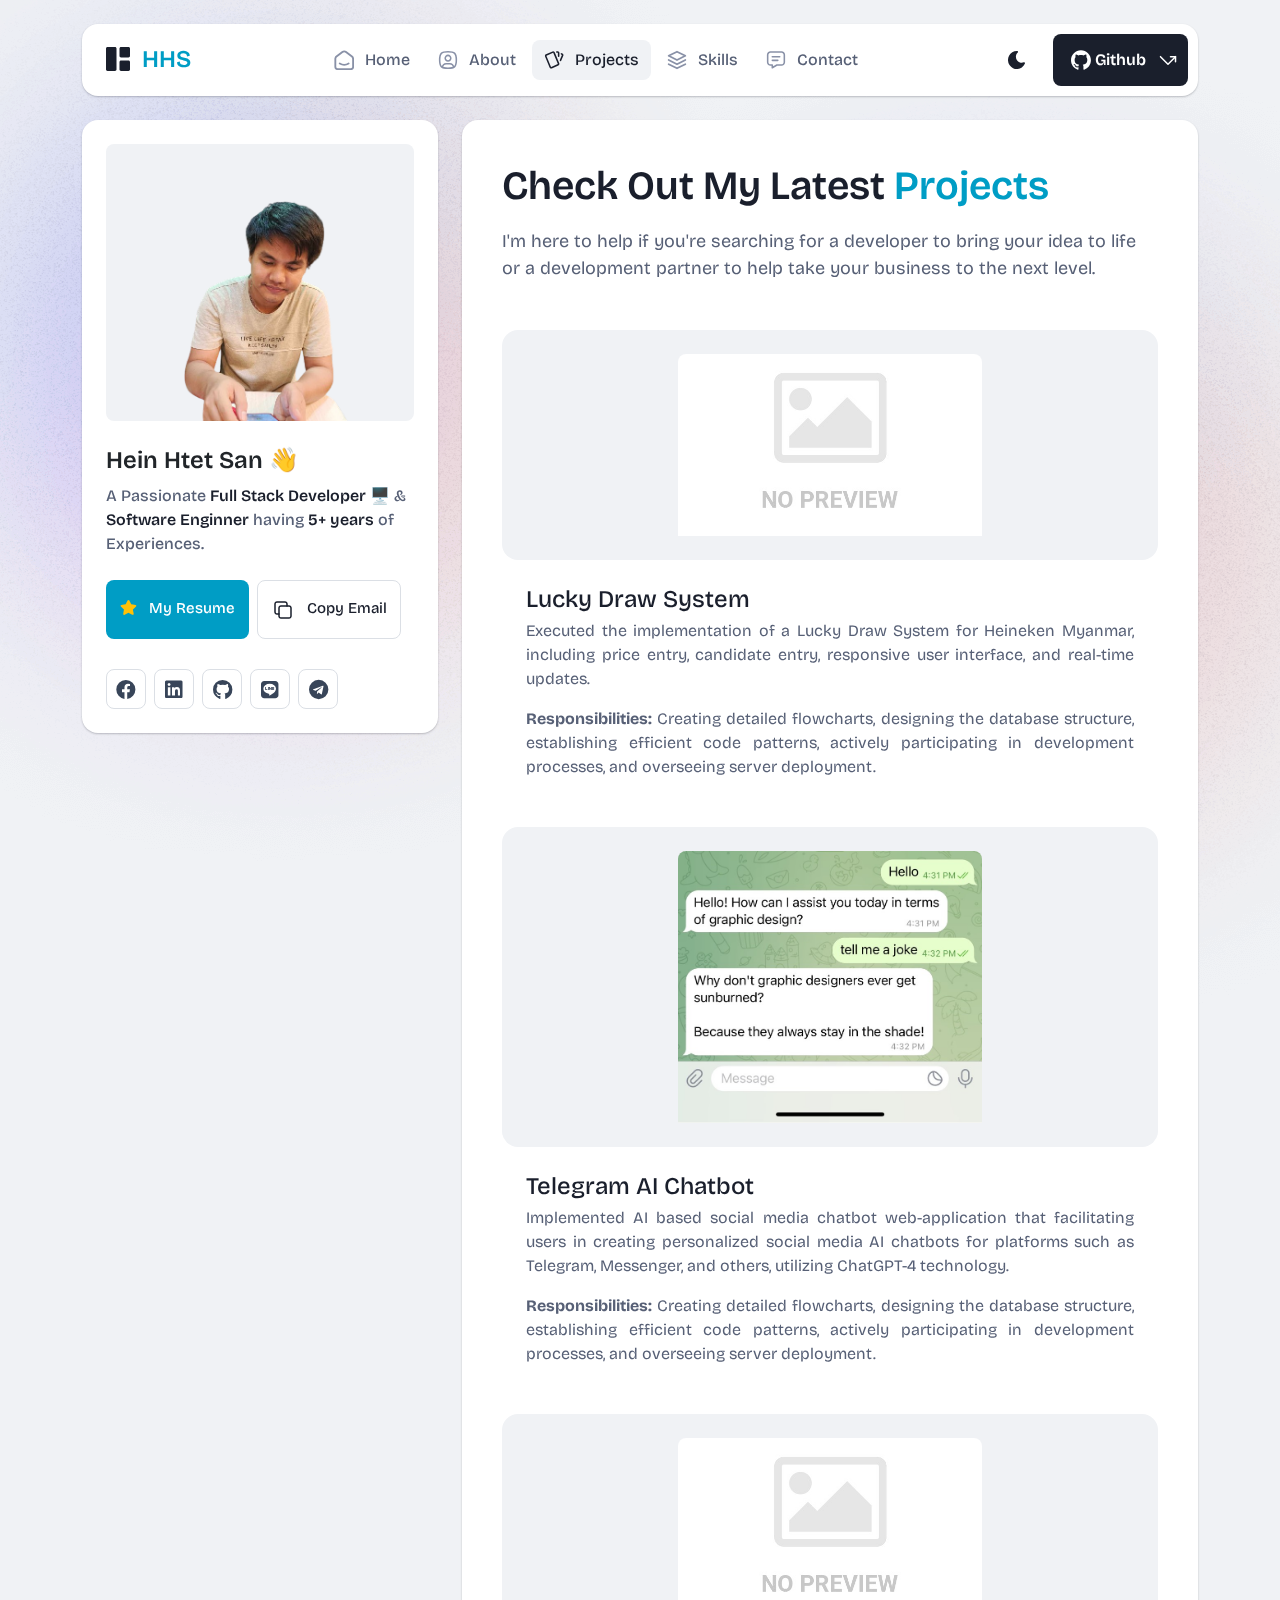
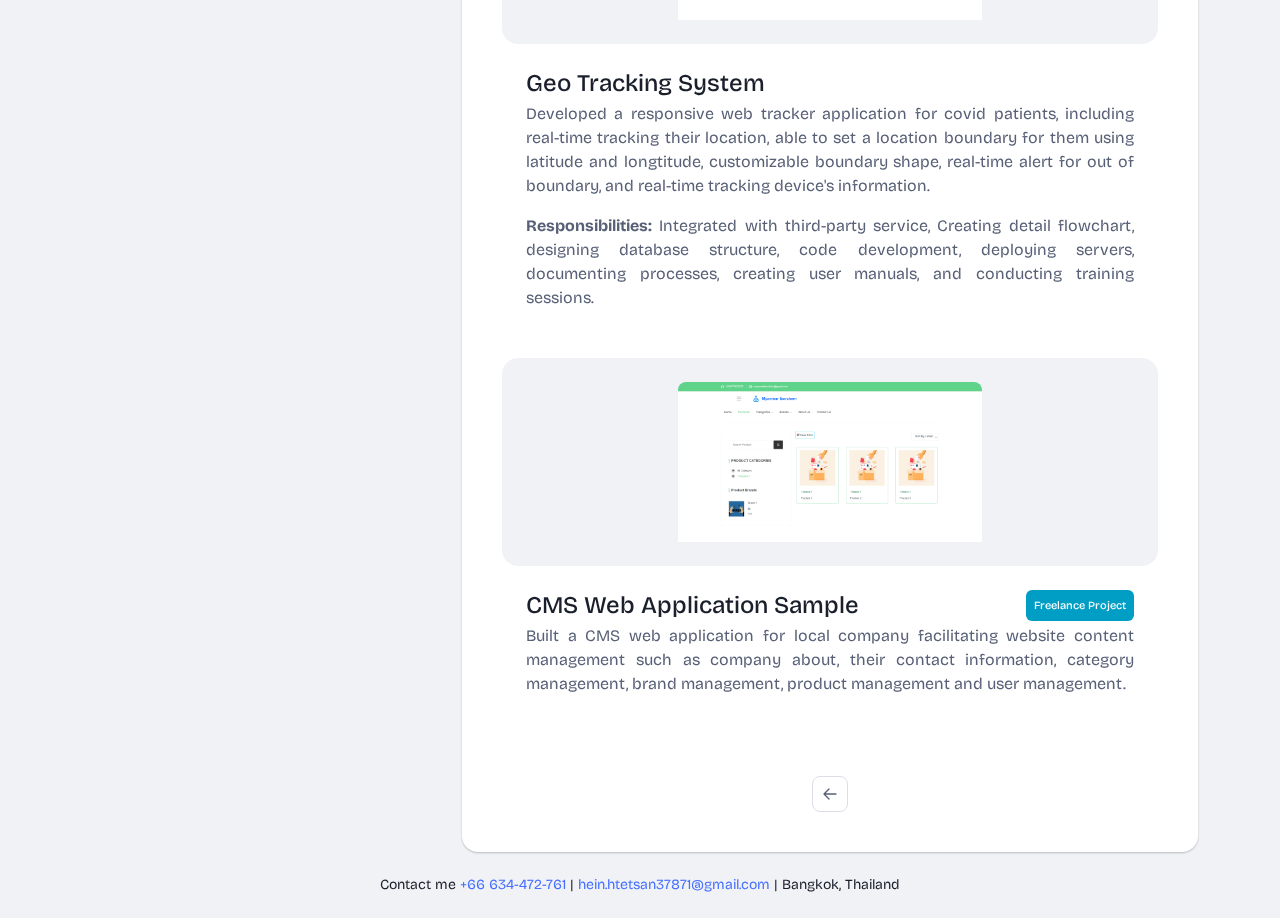
<file: projects-2.html>
<!DOCTYPE html>
<html lang="en">

<head>
    <meta charset="UTF-8">
    <meta http-equiv="X-UA-Compatible" content="IE=edge">
    <title>HHS - Portfolio</title>
    <meta name="description" content="Hein Htet San: Personal Portfolio Website">
    <meta name="viewport" content="width=device-width, initial-scale=1">

    <link rel="shortcut icon" type="image/x-icon" href="assets/img/favicon.svg">


    <!-- CSS here -->
    <link rel="stylesheet" href="assets/css/bootstrap.min.css">
    <link rel="stylesheet" href="assets/fontawsome/css/all.min.css">
    <link rel="stylesheet" href="assets/fontawsome/css/fontawesome.min.css">
    <link rel="stylesheet" href="assets/css/slick.css">
    <link rel="stylesheet" href="assets/css/magnific-popup.css">
    <link rel="stylesheet" href="assets/css/style.css">
    <link rel="stylesheet" href="assets/css/responsive.css">
</head>

<body>
    <div id="page-content">
        <!-- header part start -->
        <header class="header-area">
            <nav class="navbar">
                <div class="container">
                    <div class="menu-container">
                        <div class="logo">
                            <a class="navbar-brand me-0" href="index.html">
                                <svg width="24" height="24" viewBox="0 0 24 24" fill="none"
                                    xmlns="http://www.w3.org/2000/svg">
                                    <path
                                        d="M0 1.5C0 1.10218 0.158035 0.720644 0.43934 0.43934C0.720644 0.158035 1.10218 0 1.5 0L9 0C9.39782 0 9.77936 0.158035 10.0607 0.43934C10.342 0.720644 10.5 1.10218 10.5 1.5V22.5C10.5 22.8978 10.342 23.2794 10.0607 23.5607C9.77936 23.842 9.39782 24 9 24H1.5C1.10218 24 0.720644 23.842 0.43934 23.5607C0.158035 23.2794 0 22.8978 0 22.5V1.5ZM13.5 1.5C13.5 1.10218 13.658 0.720644 13.9393 0.43934C14.2206 0.158035 14.6022 0 15 0L22.5 0C22.8978 0 23.2794 0.158035 23.5607 0.43934C23.842 0.720644 24 1.10218 24 1.5V9C24 9.39782 23.842 9.77936 23.5607 10.0607C23.2794 10.342 22.8978 10.5 22.5 10.5H15C14.6022 10.5 14.2206 10.342 13.9393 10.0607C13.658 9.77936 13.5 9.39782 13.5 9V1.5ZM13.5 15C13.5 14.6022 13.658 14.2206 13.9393 13.9393C14.2206 13.658 14.6022 13.5 15 13.5H22.5C22.8978 13.5 23.2794 13.658 23.5607 13.9393C23.842 14.2206 24 14.6022 24 15V22.5C24 22.8978 23.842 23.2794 23.5607 23.5607C23.2794 23.842 22.8978 24 22.5 24H15C14.6022 24 14.2206 23.842 13.9393 23.5607C13.658 23.2794 13.5 22.8978 13.5 22.5V15Z"
                                        class="logo-icon" />
                                </svg>
                                <span><span class="primary">HHS</span></span>
                            </a>
                        </div>
                        <div class="navbar-main d-flex flex-grow-1">
                            <div class="logo inner-logo d-block d-xl-none">
                                <a class="navbar-brand me-0" href="index.html">
                                    <svg width="24" height="24" viewBox="0 0 24 24" fill="none"
                                        xmlns="http://www.w3.org/2000/svg">
                                        <path
                                            d="M0 1.5C0 1.10218 0.158035 0.720644 0.43934 0.43934C0.720644 0.158035 1.10218 0 1.5 0L9 0C9.39782 0 9.77936 0.158035 10.0607 0.43934C10.342 0.720644 10.5 1.10218 10.5 1.5V22.5C10.5 22.8978 10.342 23.2794 10.0607 23.5607C9.77936 23.842 9.39782 24 9 24H1.5C1.10218 24 0.720644 23.842 0.43934 23.5607C0.158035 23.2794 0 22.8978 0 22.5V1.5ZM13.5 1.5C13.5 1.10218 13.658 0.720644 13.9393 0.43934C14.2206 0.158035 14.6022 0 15 0L22.5 0C22.8978 0 23.2794 0.158035 23.5607 0.43934C23.842 0.720644 24 1.10218 24 1.5V9C24 9.39782 23.842 9.77936 23.5607 10.0607C23.2794 10.342 22.8978 10.5 22.5 10.5H15C14.6022 10.5 14.2206 10.342 13.9393 10.0607C13.658 9.77936 13.5 9.39782 13.5 9V1.5ZM13.5 15C13.5 14.6022 13.658 14.2206 13.9393 13.9393C14.2206 13.658 14.6022 13.5 15 13.5H22.5C22.8978 13.5 23.2794 13.658 23.5607 13.9393C23.842 14.2206 24 14.6022 24 15V22.5C24 22.8978 23.842 23.2794 23.5607 23.5607C23.2794 23.842 22.8978 24 22.5 24H15C14.6022 24 14.2206 23.842 13.9393 23.5607C13.658 23.2794 13.5 22.8978 13.5 22.5V15Z"
                                            class="logo-icon" />
                                    </svg>
                                    <span>Hein Htet <span class="primary">San</span></span>
                                </a>
                            </div>
                            <ul class="navbar-info mx-auto">
                                <li class="nav-item">
                                    <a class="nav-link" aria-current="page" href="index.html">
                                        <svg class="nav-icon" viewBox="0 0 15 15" fill="none"
                                            xmlns="http://www.w3.org/2000/svg">
                                            <path
                                                d="M13.475 4.92481L9.03083 1.46814C8.64082 1.16473 8.1608 1 7.66667 1C7.17254 1 6.69251 1.16473 6.3025 1.46814L1.8575 4.92481C1.59037 5.13254 1.37424 5.39858 1.22563 5.7026C1.07701 6.00662 0.99984 6.34058 1 6.67897V12.679C1 13.121 1.17559 13.5449 1.48816 13.8575C1.80072 14.17 2.22464 14.3456 2.66667 14.3456H12.6667C13.1087 14.3456 13.5326 14.17 13.8452 13.8575C14.1577 13.5449 14.3333 13.121 14.3333 12.679V6.67897C14.3333 5.99314 14.0167 5.34564 13.475 4.92481Z"
                                                stroke-width="1.4" stroke-linecap="round" stroke-linejoin="round" />
                                            <path d="M10.9753 10.1665C9.13359 11.2773 6.14859 11.2773 4.30859 10.1665"
                                                stroke-width="1.4" stroke-linecap="round" stroke-linejoin="round" />
                                        </svg>
                                        <span>Home</span>
                                    </a>
                                </li>
                                <li class="nav-item">
                                    <a class="nav-link" href="about.html">
                                        <svg class="nav-icon" viewBox="0 0 18 18" fill="none"
                                            xmlns="http://www.w3.org/2000/svg">
                                            <path
                                                d="M9 9.8335C9.66304 9.8335 10.2989 9.5701 10.7678 9.10126C11.2366 8.63242 11.5 7.99654 11.5 7.3335C11.5 6.67045 11.2366 6.03457 10.7678 5.56573C10.2989 5.09689 9.66304 4.8335 9 4.8335C8.33696 4.8335 7.70107 5.09689 7.23223 5.56573C6.76339 6.03457 6.5 6.67045 6.5 7.3335C6.5 7.99654 6.76339 8.63242 7.23223 9.10126C7.70107 9.5701 8.33696 9.8335 9 9.8335Z"
                                                stroke-width="1.4" stroke-linecap="round" stroke-linejoin="round" />
                                            <path
                                                d="M9 1.5C15 1.5 16.5 3 16.5 9C16.5 15 15 16.5 9 16.5C3 16.5 1.5 15 1.5 9C1.5 3 3 1.5 9 1.5Z"
                                                stroke-width="1.4" stroke-linecap="round" stroke-linejoin="round" />
                                            <path
                                                d="M4 15.7085V15.6668C4 14.7828 4.35119 13.9349 4.97631 13.3098C5.60143 12.6847 6.44928 12.3335 7.33333 12.3335H10.6667C11.5507 12.3335 12.3986 12.6847 13.0237 13.3098C13.6488 13.9349 14 14.7828 14 15.6668V15.7085"
                                                stroke-width="1.4" stroke-linecap="round" stroke-linejoin="round" />
                                        </svg>
                                        About
                                    </a>
                                </li>
                                <li class="nav-item">
                                    <a class="nav-link active" href="projects.html">
                                        <svg class="nav-icon" viewBox="0 0 18 17" fill="none"
                                            xmlns="http://www.w3.org/2000/svg">
                                            <path
                                                d="M2.00326 3.99733L7.95159 1.40649C8.04974 1.36442 8.15533 1.34243 8.26212 1.34181C8.3689 1.34119 8.47473 1.36196 8.57337 1.40289C8.67201 1.44382 8.76145 1.50408 8.83642 1.58013C8.9114 1.65617 8.97039 1.74646 9.00992 1.84566L13.1133 11.764C13.1985 11.9651 13.2014 12.1917 13.1213 12.3949C13.0412 12.5982 12.8845 12.7618 12.6849 12.8507L6.73742 15.4415C6.63922 15.4837 6.53356 15.5058 6.42668 15.5065C6.3198 15.5072 6.21387 15.4864 6.11514 15.4455C6.0164 15.4046 5.92688 15.3442 5.85184 15.2681C5.7768 15.192 5.71778 15.1016 5.67826 15.0023L1.57492 5.08316C1.48963 4.88204 1.48673 4.65546 1.56684 4.45222C1.64696 4.24898 1.80367 4.08616 2.00326 3.99733Z"
                                                stroke-width="1.4" stroke-linecap="round" stroke-linejoin="round" />
                                            <path
                                                d="M11.5 1.3335H12.3333C12.5543 1.3335 12.7663 1.42129 12.9226 1.57757C13.0789 1.73385 13.1667 1.94582 13.1667 2.16683V5.0835"
                                                stroke-width="1.4" stroke-linecap="round" stroke-linejoin="round" />
                                            <path
                                                d="M15.6663 3C15.8863 3.09333 16.0997 3.18083 16.3063 3.2625C16.5098 3.34882 16.6706 3.51241 16.7534 3.71729C16.8362 3.92217 16.8343 4.15155 16.748 4.355L14.833 8.83334"
                                                stroke-width="1.4" stroke-linecap="round" stroke-linejoin="round" />
                                        </svg>
                                        Projects
                                    </a>
                                </li>
                                <li class="nav-item">
                                    <a class="nav-link" href="skills.html">
                                        <svg class="nav-icon" viewBox="0 0 16 16" fill="none"
                                            xmlns="http://www.w3.org/2000/svg">
                                            <path
                                                d="M7.99967 1.3335L1.33301 4.66683L7.99967 8.00016L14.6663 4.66683L7.99967 1.3335Z"
                                                stroke-width="1.4" stroke-linecap="round" stroke-linejoin="round" />
                                            <path d="M1.33301 8L7.99967 11.3333L14.6663 8" stroke-width="1.4"
                                                stroke-linecap="round" stroke-linejoin="round" />
                                            <path d="M1.33301 11.3335L7.99967 14.6668L14.6663 11.3335"
                                                stroke-width="1.4" stroke-linecap="round" stroke-linejoin="round" />
                                        </svg>
                                        Skills
                                    </a>
                                </li>
                                <li class="nav-item">
                                    <a class="nav-link" href="contact.html">
                                        <svg class="nav-icon" viewBox="0 0 18 17" fill="none"
                                            xmlns="http://www.w3.org/2000/svg">
                                            <path d="M5.66699 5.5H12.3337" stroke-width="1.4" stroke-linecap="round"
                                                stroke-linejoin="round" />
                                            <path d="M5.66699 8.8335H10.667" stroke-width="1.4" stroke-linecap="round"
                                                stroke-linejoin="round" />
                                            <path
                                                d="M14 1.3335C14.663 1.3335 15.2989 1.59689 15.7678 2.06573C16.2366 2.53457 16.5 3.17045 16.5 3.8335V10.5002C16.5 11.1632 16.2366 11.7991 15.7678 12.2679C15.2989 12.7368 14.663 13.0002 14 13.0002H9.83333L5.66667 15.5002V13.0002H4C3.33696 13.0002 2.70107 12.7368 2.23223 12.2679C1.76339 11.7991 1.5 11.1632 1.5 10.5002V3.8335C1.5 3.17045 1.76339 2.53457 2.23223 2.06573C2.70107 1.59689 3.33696 1.3335 4 1.3335H14Z"
                                                stroke-width="1.4" stroke-linecap="round" stroke-linejoin="round" />
                                        </svg>
                                        Contact
                                    </a>
                                </li>
                            </ul>
                            <div class="header-right-info d-flex align-items-center">
                                <button class="theme-control-btn">
                                    <span class="dark">
                                        <svg width="24" height="24" viewBox="0 0 24 24" fill="none"
                                            xmlns="http://www.w3.org/2000/svg">
                                            <path
                                                d="M11.8005 3C10.207 3.0003 8.64356 3.44286 7.27683 4.28049C5.91011 5.11811 4.79139 6.31937 4.04002 7.75612C3.28865 9.19288 2.93281 10.8112 3.01046 12.4386C3.08811 14.0659 3.59633 15.6411 4.48091 16.9963C5.3655 18.3514 6.59326 19.4356 8.03324 20.1333C9.47322 20.8309 11.0714 21.1157 12.6573 20.9574C14.2432 20.7991 15.7573 20.2036 17.0381 19.2344C18.319 18.2652 19.3185 16.9587 19.9301 15.4542C20.2302 14.7162 19.5111 13.9746 18.7875 14.2752C17.5475 14.7888 16.1706 14.8418 14.8963 14.425C13.622 14.0082 12.5308 13.1479 11.8126 11.9937C11.0943 10.8396 10.7943 9.4645 10.9648 8.10764C11.1353 6.75077 11.7655 5.49792 12.7458 4.5669L12.8136 4.4949C13.2986 3.9279 12.913 3.0072 12.1464 3.0072H11.9122L11.8524 3.0018L11.7996 3H11.8005Z"
                                                fill="#1A1F2C" />
                                        </svg>
                                        <small class="theme-text d-block d-xl-none">Change appearance</small>
                                    </span>
                                    <span class="light">
                                        <svg width="24" height="24" viewBox="0 0 24 24" fill="none"
                                            xmlns="http://www.w3.org/2000/svg">
                                            <path
                                                d="M12 19C12.2449 19 12.4813 19.09 12.6644 19.2527C12.8474 19.4155 12.9643 19.6397 12.993 19.883L13 20V21C12.9997 21.2549 12.9021 21.5 12.7272 21.6854C12.5522 21.8707 12.313 21.9822 12.0586 21.9972C11.8042 22.0121 11.5536 21.9293 11.3582 21.7657C11.1627 21.6021 11.0371 21.3701 11.007 21.117L11 21V20C11 19.7348 11.1054 19.4804 11.2929 19.2929C11.4804 19.1054 11.7348 19 12 19Z"
                                                fill="#FD7E41" />
                                            <path
                                                d="M18.3127 16.9099L18.4067 16.9929L19.1067 17.6929C19.2861 17.8729 19.3902 18.1144 19.398 18.3683C19.4057 18.6223 19.3165 18.8697 19.1485 19.0602C18.9804 19.2508 18.7462 19.3702 18.4933 19.3943C18.2403 19.4184 17.9877 19.3454 17.7867 19.1899L17.6927 19.1069L16.9927 18.4069C16.8202 18.2347 16.7165 18.0053 16.7012 17.7619C16.6859 17.5186 16.76 17.278 16.9097 17.0855C17.0593 16.893 17.2741 16.7618 17.5137 16.7166C17.7533 16.6713 18.0012 16.7152 18.2107 16.8399L18.3127 16.9099Z"
                                                fill="#FD7E41" />
                                            <path
                                                d="M7.00747 16.993C7.17965 17.1652 7.28308 17.3943 7.29836 17.6373C7.31364 17.8803 7.23972 18.1206 7.09047 18.313L7.00747 18.407L6.30747 19.107C6.12751 19.2863 5.88604 19.3905 5.63209 19.3982C5.37814 19.406 5.13076 19.3168 4.94019 19.1487C4.74963 18.9807 4.63017 18.7464 4.60607 18.4935C4.58198 18.2406 4.65506 17.988 4.81047 17.787L4.89347 17.693L5.59347 16.993C5.781 16.8055 6.03531 16.7002 6.30047 16.7002C6.56563 16.7002 6.81994 16.8055 7.00747 16.993Z"
                                                fill="#FD7E41" />
                                            <path
                                                d="M3.99987 11C4.25475 11.0003 4.4999 11.0979 4.68524 11.2728C4.87057 11.4478 4.9821 11.687 4.99704 11.9414C5.01198 12.1958 4.92919 12.4464 4.7656 12.6418C4.60201 12.8373 4.36996 12.9629 4.11687 12.993L3.99987 13H2.99987C2.74499 12.9997 2.49984 12.9021 2.3145 12.7272C2.12916 12.5522 2.01763 12.313 2.0027 12.0586C1.98776 11.8042 2.07054 11.5536 2.23413 11.3582C2.39772 11.1627 2.62977 11.0371 2.88287 11.007L2.99987 11H3.99987Z"
                                                fill="#FD7E41" />
                                            <path
                                                d="M20.9999 11C21.2547 11.0003 21.4999 11.0979 21.6852 11.2728C21.8706 11.4478 21.9821 11.687 21.997 11.9414C22.012 12.1958 21.9292 12.4464 21.7656 12.6418C21.602 12.8373 21.37 12.9629 21.1169 12.993L20.9999 13H19.9999C19.745 12.9997 19.4998 12.9021 19.3145 12.7272C19.1292 12.5522 19.0176 12.313 19.0027 12.0586C18.9878 11.8042 19.0705 11.5536 19.2341 11.3582C19.3977 11.1627 19.6298 11.0371 19.8829 11.007L19.9999 11H20.9999Z"
                                                fill="#FD7E41" />
                                            <path
                                                d="M6.21264 4.80985L6.30664 4.89285L7.00664 5.59285C7.18599 5.77281 7.29011 6.01429 7.29787 6.26824C7.30562 6.52219 7.21642 6.76957 7.04839 6.96013C6.88036 7.1507 6.64609 7.27016 6.39316 7.29425C6.14024 7.31834 5.88763 7.24526 5.68664 7.08985L5.59264 7.00685L4.89264 6.30685C4.72073 6.13453 4.61757 5.90543 4.6025 5.66248C4.58744 5.41954 4.6615 5.17945 4.8108 4.98721C4.9601 4.79497 5.1744 4.66378 5.41351 4.61824C5.65262 4.57271 5.90013 4.61594 6.10964 4.73985L6.21264 4.80985Z"
                                                fill="#FD7E41" />
                                            <path
                                                d="M19.1071 4.89288C19.2793 5.06508 19.3827 5.29418 19.398 5.5372C19.4132 5.78023 19.3393 6.02048 19.1901 6.21288L19.1071 6.30688L18.4071 7.00688C18.2271 7.18623 17.9856 7.29036 17.7317 7.29811C17.4777 7.30587 17.2304 7.21667 17.0398 7.04864C16.8492 6.8806 16.7298 6.64633 16.7057 6.39341C16.6816 6.14049 16.7547 5.88788 16.9101 5.68688L16.9931 5.59288L17.6931 4.89288C17.8806 4.70541 18.1349 4.6001 18.4001 4.6001C18.6652 4.6001 18.9196 4.70541 19.1071 4.89288Z"
                                                fill="#FD7E41" />
                                            <path
                                                d="M12 2C12.2449 2.00003 12.4813 2.08996 12.6644 2.25272C12.8474 2.41547 12.9643 2.63975 12.993 2.883L13 3V4C12.9997 4.25488 12.9021 4.50003 12.7272 4.68537C12.5522 4.8707 12.313 4.98223 12.0586 4.99717C11.8042 5.01211 11.5536 4.92933 11.3582 4.76573C11.1627 4.60214 11.0371 4.3701 11.007 4.117L11 4V3C11 2.73478 11.1054 2.48043 11.2929 2.29289C11.4804 2.10536 11.7348 2 12 2Z"
                                                fill="#FD7E41" />
                                            <path
                                                d="M12 7C12.9797 6.99994 13.9378 7.28769 14.7553 7.8275C15.5729 8.36731 16.2138 9.1354 16.5986 10.0364C16.9833 10.9373 17.0949 11.9315 16.9195 12.8953C16.7441 13.8592 16.2893 14.7502 15.6118 15.4579C14.9343 16.1655 14.0638 16.6585 13.1085 16.8756C12.1532 17.0928 11.1552 17.0245 10.2383 16.6793C9.3215 16.334 8.52629 15.7271 7.95146 14.9338C7.37663 14.1405 7.04752 13.1958 7.005 12.217L7 12L7.005 11.783C7.06092 10.4958 7.61161 9.27978 8.54222 8.38866C9.47284 7.49754 10.7115 7.00007 12 7Z"
                                                fill="#FD7E41" />
                                        </svg>
                                        <small class="theme-text d-block d-xl-none">Change appearance</small>
                                    </span>
                                </button>
                                <a href="https://github.com/HeinHtet109"
                                    class="github-btn d-flex align-items-center gap-1" target="_blank">
                                    <svg class="icon" width="20" height="20" viewBox="0 -3.5 256 256"
                                        xmlns="http://www.w3.org/2000/svg" preserveAspectRatio="xMinYMin meet"
                                        fill="#fff">
                                        <g id="SVGRepo_iconCarrier">
                                            <g fill="#fff">
                                                <path
                                                    d="M127.505 0C57.095 0 0 57.085 0 127.505c0 56.336 36.534 104.13 87.196 120.99 6.372 1.18 8.712-2.766 8.712-6.134 0-3.04-.119-13.085-.173-23.739-35.473 7.713-42.958-15.044-42.958-15.044-5.8-14.738-14.157-18.656-14.157-18.656-11.568-7.914.872-7.752.872-7.752 12.804.9 19.546 13.14 19.546 13.14 11.372 19.493 29.828 13.857 37.104 10.6 1.144-8.242 4.449-13.866 8.095-17.05-28.32-3.225-58.092-14.158-58.092-63.014 0-13.92 4.981-25.295 13.138-34.224-1.324-3.212-5.688-16.18 1.235-33.743 0 0 10.707-3.427 35.073 13.07 10.17-2.826 21.078-4.242 31.914-4.29 10.836.048 21.752 1.464 31.942 4.29 24.337-16.497 35.029-13.07 35.029-13.07 6.94 17.563 2.574 30.531 1.25 33.743 8.175 8.929 13.122 20.303 13.122 34.224 0 48.972-29.828 59.756-58.22 62.912 4.573 3.957 8.648 11.717 8.648 23.612 0 17.06-.148 30.791-.148 34.991 0 3.393 2.295 7.369 8.759 6.117 50.634-16.879 87.122-64.656 87.122-120.973C255.009 57.085 197.922 0 127.505 0">
                                                </path>
                                                <path
                                                    d="M47.755 181.634c-.28.633-1.278.823-2.185.389-.925-.416-1.445-1.28-1.145-1.916.275-.652 1.273-.834 2.196-.396.927.415 1.455 1.287 1.134 1.923M54.027 187.23c-.608.564-1.797.302-2.604-.589-.834-.889-.99-2.077-.373-2.65.627-.563 1.78-.3 2.616.59.834.899.996 2.08.36 2.65M58.33 194.39c-.782.543-2.06.034-2.849-1.1-.781-1.133-.781-2.493.017-3.038.792-.545 2.05-.055 2.85 1.07.78 1.153.78 2.513-.019 3.069M65.606 202.683c-.699.77-2.187.564-3.277-.488-1.114-1.028-1.425-2.487-.724-3.258.707-.772 2.204-.555 3.302.488 1.107 1.026 1.445 2.496.7 3.258M75.01 205.483c-.307.998-1.741 1.452-3.185 1.028-1.442-.437-2.386-1.607-2.095-2.616.3-1.005 1.74-1.478 3.195-1.024 1.44.435 2.386 1.596 2.086 2.612M85.714 206.67c.036 1.052-1.189 1.924-2.705 1.943-1.525.033-2.758-.818-2.774-1.852 0-1.062 1.197-1.926 2.721-1.951 1.516-.03 2.758.815 2.758 1.86M96.228 206.267c.182 1.026-.872 2.08-2.377 2.36-1.48.27-2.85-.363-3.039-1.38-.184-1.052.89-2.105 2.367-2.378 1.508-.262 2.857.355 3.049 1.398">
                                                </path>
                                            </g>
                                        </g>
                                    </svg>
                                    <span>Github</span>
                                    <svg class="icon" width="20" height="20" viewBox="0 0 20 20" fill="none"
                                        xmlns="http://www.w3.org/2000/svg">
                                        <path d="M17.5 11.6665V6.6665H12.5" stroke="white" stroke-width="1.5"
                                            stroke-linecap="round" stroke-linejoin="round" />
                                        <path d="M17.5 6.6665L10 14.1665L2.5 6.6665" stroke="white" stroke-width="1.5"
                                            stroke-linecap="round" stroke-linejoin="round" />
                                    </svg>
                                </a>
                            </div>
                        </div>
                        <div class="mobile-menu-overlay d-block d-lg-none"></div>
                        <div class="mobile-menu-control-bar d-block d-xl-none">
                            <button class="mobile-menu-control-bar">
                                <i class="fas fa-bars"></i>
                            </button>
                        </div>
                    </div>
                </div>
            </nav>
        </header>
        <!-- header part end -->

        <!-- main area part start -->
        <main>

            <section class="content-box-area mt-4">
                <div class="container">
                    <div class="row g-4">
                        <div class="col-xl-4">
                            <div class="card profile-card">
                                <div class="card-body">
                                    <div class="image text-center">
                                        <img src="assets/img/images/profile.png" alt="profile" width="200px">
                                    </div>
                                    <div class="text">
                                        <h3 class="card-title">Hein Htet San 👋</h3>
                                        <p>A Passionate <span>Full Stack Developer</span> 🖥️ & <span>Software
                                                Enginner</span> having
                                            <span>5+
                                                years</span> of Experiences.
                                        </p>
                                        <div class="common-button-groups">
                                            <a class="btn btn-download" href="assets/HeinHtetSan_Resume.pdf" download>
                                                <i class="fa fa-star text-warning icon"></i>
                                                My Resume
                                            </a>
                                            <button class="btn btn-copy"
                                                data-clipboard-text="hein.htetsan37871@gmail.com">
                                                <svg class="icon" width="24" height="24" viewBox="0 0 24 24" fill="none"
                                                    xmlns="http://www.w3.org/2000/svg">
                                                    <path
                                                        d="M8 10C8 9.46957 8.21071 8.96086 8.58579 8.58579C8.96086 8.21071 9.46957 8 10 8H18C18.5304 8 19.0391 8.21071 19.4142 8.58579C19.7893 8.96086 20 9.46957 20 10V18C20 18.5304 19.7893 19.0391 19.4142 19.4142C19.0391 19.7893 18.5304 20 18 20H10C9.46957 20 8.96086 19.7893 8.58579 19.4142C8.21071 19.0391 8 18.5304 8 18V10Z"
                                                        stroke-width="1.5" stroke-linecap="round"
                                                        stroke-linejoin="round" />
                                                    <path
                                                        d="M16 8V6C16 5.46957 15.7893 4.96086 15.4142 4.58579C15.0391 4.21071 14.5304 4 14 4H6C5.46957 4 4.96086 4.21071 4.58579 4.58579C4.21071 4.96086 4 5.46957 4 6V14C4 14.5304 4.21071 15.0391 4.58579 15.4142C4.96086 15.7893 5.46957 16 6 16H8"
                                                        stroke-width="1.5" stroke-linecap="round"
                                                        stroke-linejoin="round" />
                                                </svg>
                                                Copy Email
                                            </button>
                                        </div>
                                        <div class="social-media-icon">
                                            <ul class="list-unstyled">
                                                <li><a href="https://www.facebook.com/kgkhant.naing" target="_blank"><i
                                                            class="fab fa-facebook"></i></a></li>
                                                <li><a href="https://www.linkedin.com/in/hein-htet-27856817b/"
                                                        target="_blank"><i class="fab fa-linkedin"></i></a></li>
                                                <li><a href="https://github.com/HeinHtet109" target="_blank"><i
                                                            class="fab fa-github"></i></a>
                                                </li>
                                                <li><a href="https://line.me/ti/p/eGwh01kdur" target="_blank"><i
                                                            class="fab fa-line"></i></a>
                                                </li>
                                                <li><a href="https://t.me/heinhtet037" target="_blank"><i
                                                            class="fab fa-telegram"></i></a></li>
                                            </ul>
                                        </div>
                                    </div>
                                </div>
                            </div>
                        </div>
                        <div class="col-xl-8">
                            <div class="card content-box-card">
                                <div class="card-body portfolio-card">
                                    <div class="top-info">
                                        <div class="text">
                                            <h1 class="main-title">Check Out My Latest <span>Projects</span></h1>
                                            <p>I'm here to help if you're searching for a developer to bring your idea
                                                to life or a
                                                development partner to help take your business to the next level.</p>
                                        </div>
                                    </div>
                                    <div class="portfolio-area">
                                        <div class="row g-4">
                                            <div class="col-lg-12">
                                                <div class="portfolio-item">
                                                    <div class="image">
                                                        <img src="assets/img/projects/no-preview.jpeg"
                                                            alt="luckydraw-project" class="img-fluid w-50">
                                                    </div>
                                                    <div class="text">
                                                        <div class="info">
                                                            <h4 class="title">Lucky Draw System</h4>
                                                            <p class="subtitle mb-3">Executed the implementation of a
                                                                Lucky Draw System for Heineken Myanmar, including price
                                                                entry, candidate entry, responsive user interface, and
                                                                real-time updates.</p>
                                                            <p class="subtitle"><b>Responsibilities:</b> Creating
                                                                detailed flowcharts, designing the database structure,
                                                                establishing efficient code patterns, actively
                                                                participating in development processes, and overseeing
                                                                server deployment.</p>
                                                        </div>
                                                    </div>
                                                </div>
                                            </div>
                                            <div class="col-lg-12 parent-container-1">
                                                <div class="portfolio-item">
                                                    <div class="image">
                                                        <img src="assets/img/projects/chitchat-2.jpg"
                                                            alt="ai-chatbot-project" class="img-fluid w-50">
                                                        <a href="assets/img/projects/chitchat-2.jpg"
                                                            class="gallery-popup full-image-preview parent-container-1">
                                                            <svg fill="#009DC5" class="icon" version="1.1" id="Layer_1"
                                                                xmlns="http://www.w3.org/2000/svg"
                                                                xmlns:xlink="http://www.w3.org/1999/xlink"
                                                                viewBox="0 0 299.998 299.998" xml:space="preserve"
                                                                stroke="#ffffff">
                                                                <g id="SVGRepo_bgCarrier" stroke-width="0"></g>
                                                                <g id="SVGRepo_tracerCarrier" stroke-linecap="round"
                                                                    stroke-linejoin="round"></g>
                                                                <g id="SVGRepo_iconCarrier">
                                                                    <g>
                                                                        <g>
                                                                            <g>
                                                                                <path
                                                                                    d="M139.414,96.193c-22.673,0-41.056,18.389-41.056,41.062c0,22.678,18.383,41.062,41.056,41.062 c22.678,0,41.059-18.383,41.059-41.062C180.474,114.582,162.094,96.193,139.414,96.193z M159.255,146.971h-12.06v12.06 c0,4.298-3.483,7.781-7.781,7.781c-4.298,0-7.781-3.483-7.781-7.781v-12.06h-12.06c-4.298,0-7.781-3.483-7.781-7.781 c0-4.298,3.483-7.781,7.781-7.781h12.06v-12.063c0-4.298,3.483-7.781,7.781-7.781c4.298,0,7.781,3.483,7.781,7.781v12.063h12.06 c4.298,0,7.781,3.483,7.781,7.781C167.036,143.488,163.555,146.971,159.255,146.971z">
                                                                                </path>
                                                                                <path
                                                                                    d="M149.997,0C67.157,0,0.001,67.158,0.001,149.995s67.156,150.003,149.995,150.003s150-67.163,150-150.003 S232.836,0,149.997,0z M225.438,221.254c-2.371,2.376-5.48,3.561-8.59,3.561s-6.217-1.185-8.593-3.561l-34.145-34.147 c-9.837,6.863-21.794,10.896-34.697,10.896c-33.548,0-60.742-27.196-60.742-60.744c0-33.548,27.194-60.742,60.742-60.742 c33.548,0,60.744,27.194,60.744,60.739c0,11.855-3.408,22.909-9.28,32.256l34.56,34.562 C230.185,208.817,230.185,216.512,225.438,221.254z">
                                                                                </path>
                                                                            </g>
                                                                        </g>
                                                                    </g>
                                                                </g>
                                                            </svg>
                                                        </a>
                                                    </div>
                                                    <div class="image d-none">
                                                        <img src="assets/img/projects/chitchat-1.PNG"
                                                            alt="ai-chatbot-project" class="img-fluid w-100">
                                                        <a href="assets/img/projects/chitchat-1.PNG"
                                                            class="gallery-popup full-image-preview parent-container-1">
                                                            <span>&nbsp;</span>
                                                        </a>
                                                    </div>
                                                    <div class="image d-none">
                                                        <img src="assets/img/projects/chitchat-3.jpg"
                                                            alt="ai-chatbot-project" class="img-fluid w-100">
                                                        <a href="assets/img/projects/chitchat-3.jpg"
                                                            class="gallery-popup full-image-preview parent-container-1">
                                                            <span>&nbsp;</span>
                                                        </a>
                                                    </div>
                                                    <div class="text">
                                                        <div class="info">
                                                            <h4 class="title">Telegram AI Chatbot</h4>
                                                            <p class="subtitle mb-3">Implemented AI based social media
                                                                chatbot web-application that facilitating users in
                                                                creating personalized social media AI chatbots for
                                                                platforms such as Telegram, Messenger, and others,
                                                                utilizing ChatGPT-4 technology.</p>
                                                            <p class="subtitle"><b>Responsibilities:</b> Creating
                                                                detailed flowcharts, designing the database structure,
                                                                establishing efficient code patterns, actively
                                                                participating in development processes, and overseeing
                                                                server deployment.</p>
                                                        </div>
                                                    </div>
                                                </div>
                                            </div>
                                            <div class="col-lg-12">
                                                <div class="portfolio-item">
                                                    <div class="image">
                                                        <img src="assets/img/projects/no-preview.jpeg"
                                                            alt="tracking-project" class="img-fluid w-50">
                                                    </div>
                                                    <div class="text">
                                                        <div class="info">
                                                            <h4 class="title">Geo Tracking System</h4>
                                                            <p class="subtitle mb-3">Developed a responsive web tracker
                                                                application for covid patients, including real-time
                                                                tracking their location, able to set a location boundary
                                                                for them using latitude and longtitude, customizable
                                                                boundary shape, real-time alert for out of boundary, and
                                                                real-time tracking device's information.</p>
                                                            <p class="subtitle"><b>Responsibilities:</b> Integrated with
                                                                third-party service, Creating detail flowchart,
                                                                designing database structure, code development,
                                                                deploying servers, documenting processes, creating user
                                                                manuals, and conducting training sessions.</p>
                                                        </div>
                                                    </div>
                                                </div>
                                            </div>
                                            <div class="col-lg-12 parent-container-2">
                                                <div class="portfolio-item">
                                                    <div class="image">
                                                        <img src="assets/img/projects/iberchem-1.png"
                                                            alt="iberchem-project" class="img-fluid w-50">
                                                        <a href="assets/img/projects/iberchem-1.png"
                                                            class="gallery-popup full-image-preview parent-container-2">
                                                            <svg fill="#009DC5" class="icon" version="1.1" id="Layer_1"
                                                                xmlns="http://www.w3.org/2000/svg"
                                                                xmlns:xlink="http://www.w3.org/1999/xlink"
                                                                viewBox="0 0 299.998 299.998" xml:space="preserve"
                                                                stroke="#ffffff">
                                                                <g id="SVGRepo_bgCarrier" stroke-width="0"></g>
                                                                <g id="SVGRepo_tracerCarrier" stroke-linecap="round"
                                                                    stroke-linejoin="round"></g>
                                                                <g id="SVGRepo_iconCarrier">
                                                                    <g>
                                                                        <g>
                                                                            <g>
                                                                                <path
                                                                                    d="M139.414,96.193c-22.673,0-41.056,18.389-41.056,41.062c0,22.678,18.383,41.062,41.056,41.062 c22.678,0,41.059-18.383,41.059-41.062C180.474,114.582,162.094,96.193,139.414,96.193z M159.255,146.971h-12.06v12.06 c0,4.298-3.483,7.781-7.781,7.781c-4.298,0-7.781-3.483-7.781-7.781v-12.06h-12.06c-4.298,0-7.781-3.483-7.781-7.781 c0-4.298,3.483-7.781,7.781-7.781h12.06v-12.063c0-4.298,3.483-7.781,7.781-7.781c4.298,0,7.781,3.483,7.781,7.781v12.063h12.06 c4.298,0,7.781,3.483,7.781,7.781C167.036,143.488,163.555,146.971,159.255,146.971z">
                                                                                </path>
                                                                                <path
                                                                                    d="M149.997,0C67.157,0,0.001,67.158,0.001,149.995s67.156,150.003,149.995,150.003s150-67.163,150-150.003 S232.836,0,149.997,0z M225.438,221.254c-2.371,2.376-5.48,3.561-8.59,3.561s-6.217-1.185-8.593-3.561l-34.145-34.147 c-9.837,6.863-21.794,10.896-34.697,10.896c-33.548,0-60.742-27.196-60.742-60.744c0-33.548,27.194-60.742,60.742-60.742 c33.548,0,60.744,27.194,60.744,60.739c0,11.855-3.408,22.909-9.28,32.256l34.56,34.562 C230.185,208.817,230.185,216.512,225.438,221.254z">
                                                                                </path>
                                                                            </g>
                                                                        </g>
                                                                    </g>
                                                                </g>
                                                            </svg>
                                                        </a>
                                                    </div>
                                                    <div class="image d-none">
                                                        <img src="assets/img/projects/iberchem-2.png"
                                                            alt="iberchem-project" class="img-fluid w-100">
                                                        <a href="assets/img/projects/iberchem-2.png"
                                                            class="gallery-popup full-image-preview parent-container-2">
                                                            <span>&nbsp;</span>
                                                        </a>
                                                    </div>
                                                    <div class="image d-none">
                                                        <img src="assets/img/projects/iberchem-3.png"
                                                            alt="iberchem-project" class="img-fluid w-100">
                                                        <a href="assets/img/projects/iberchem-3.png"
                                                            class="gallery-popup full-image-preview parent-container-2">
                                                            <span>&nbsp;</span>
                                                        </a>
                                                    </div>
                                                    <div class="text">
                                                        <div class="info">
                                                            <h4 class="title d-flex justify-content-between">
                                                                <span>CMS Web Application Sample</span>
                                                                <span class="px-2 rounded text-white bg-primary-light">Freelance Project</span>
                                                            </h4>
                                                            <p class="subtitle mb-3">Built a CMS web application for
                                                                local company facilitating website content management
                                                                such as company about, their contact information,
                                                                category management, brand management, product
                                                                management and user management.</p>
                                                        </div>
                                                    </div>
                                                </div>
                                            </div>
                                        </div>
                                        <div class="pagination">
                                            <ul class="list-unstyled">
                                                <li class="prev">
                                                    <a href="projects.html">
                                                        <svg class="icon" xmlns="http://www.w3.org/2000/svg" fill="none"
                                                            viewBox="0 0 24 24" stroke-width="2" stroke="currentColor">
                                                            <path stroke-linecap="round" stroke-linejoin="round"
                                                                d="M10.5 19.5 3 12m0 0 7.5-7.5M3 12h18"></path>
                                                        </svg>
                                                    </a>
                                                </li>
                                            </ul>
                                        </div>
                                    </div>
                                </div>
                            </div>
                        </div>
                    </div>
                </div>
            </section>

            <!-- background shape area start -->
            <div class="background-shapes">
                <div class="shape-1 common-shape">
                    <img src="assets/img/bg/banner-shape-1.png" alt="banner-shape-1">
                </div>
                <div class="shape-2 common-shape">
                    <img src="assets/img/bg/banner-shape-1.png" alt="banner-shape-1">
                </div>
                <div class="threed-shape-1 move-with-cursor" data-value="1">
                    <img src="assets/img/bg/object-3d-1.png" alt="object-3d-1">
                </div>
                <div class="threed-shape-2 move-with-cursor" data-value="1">
                    <img src="assets/img/bg/object-3d-2.png" alt="object-3d-2">
                </div>
            </div>
            <!-- background shape area end -->
        </main>
        <!-- main area part end -->

        <!-- footer part start -->
        <footer class="footer-area">
            <div class="container">
                <div class="text text-center">
                    <p>Contact me <a href="tel:+66634472761">+66 634-472-761</a> | <a
                            href="mailto:hein.htetsan37871@gmail.com">hein.htetsan37871@gmail.com</a> | Bangkok,
                        Thailand</p>
                </div>
            </div>
        </footer>
        <!-- footer part end -->
    </div>

    <!-- JS here -->
    <script src="assets/js/vendor/jquery-3.6.0.min.js"></script>
    <script src="assets/js/bootstrap.bundle.min.js"></script>
    <script src="assets/js/jquery.magnific-popup.min.js"></script>
    <script src="assets/js/ajax-form.js"></script>
    <script src="assets/js/clipboard.min.js"></script>
    <script src="assets/js/slick.min.js"></script>
    <script src="assets/js/script.js"></script>
</body>

</html>
</file>
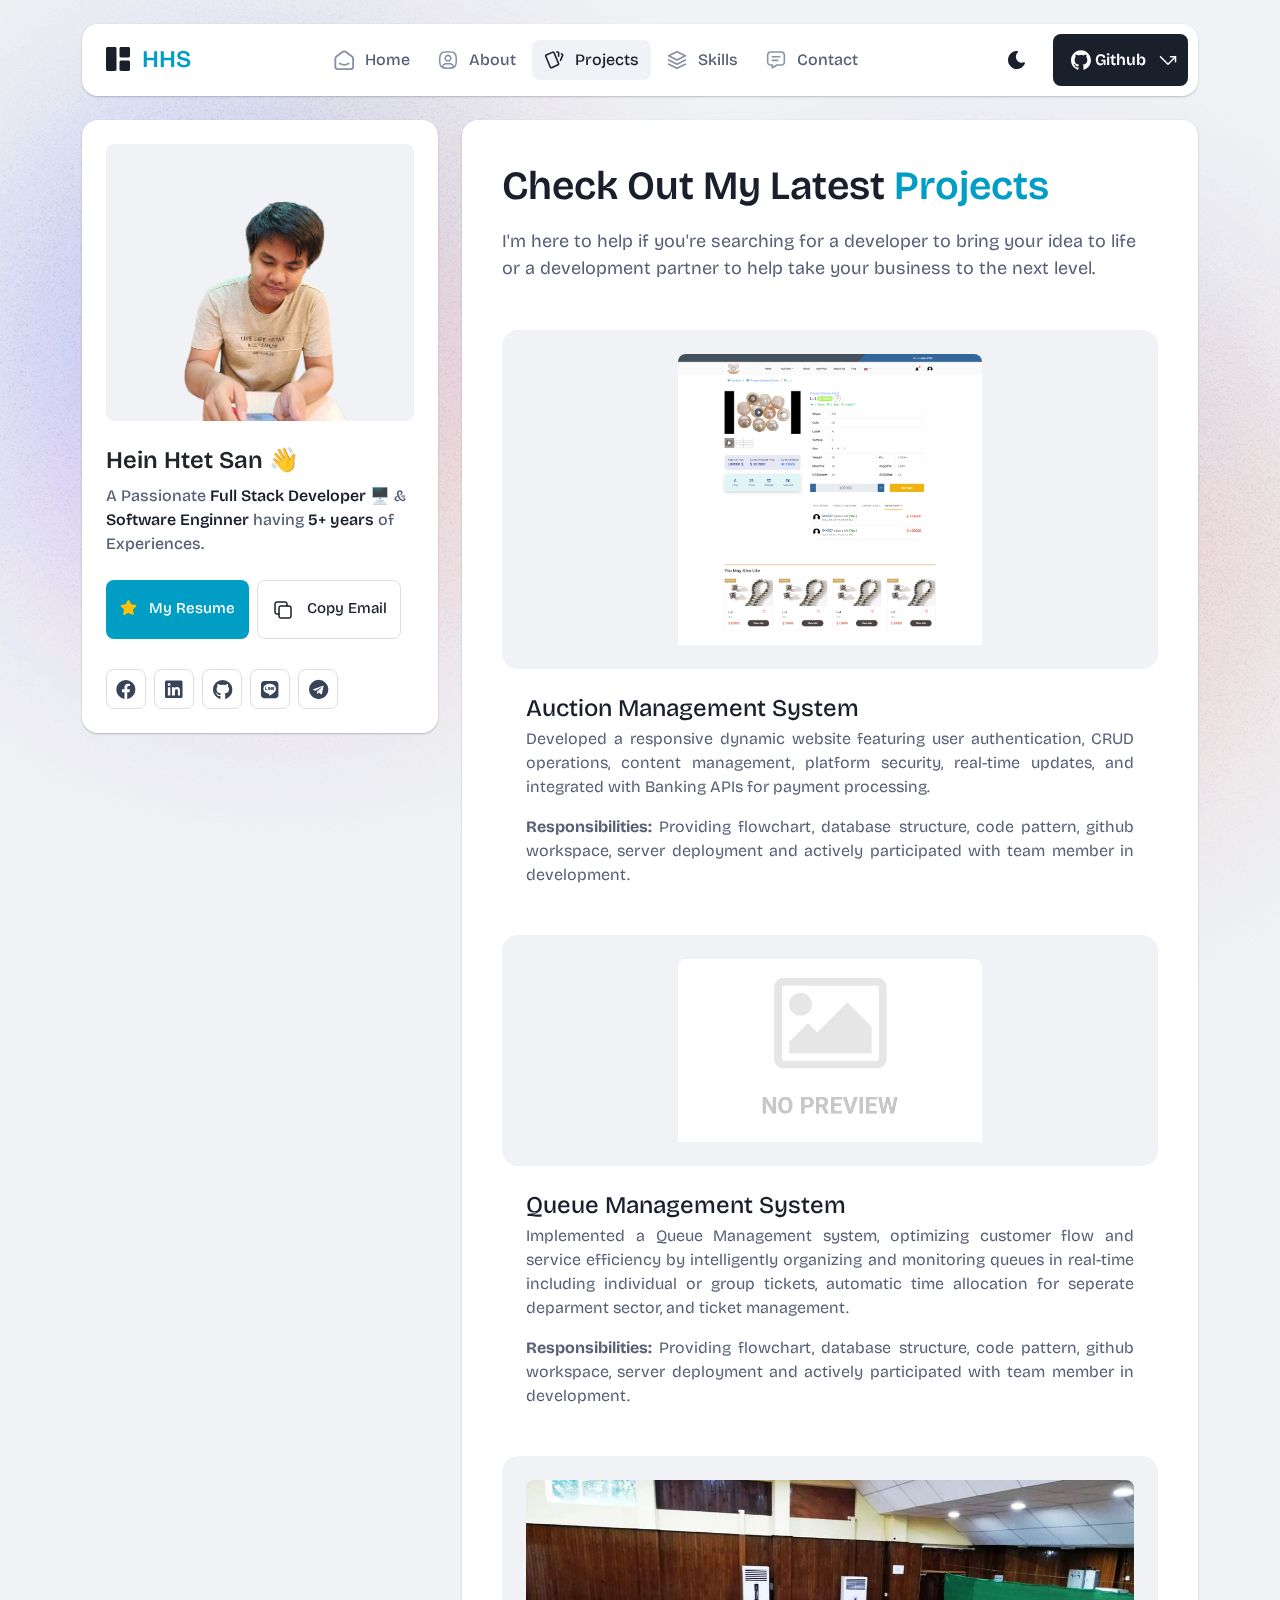
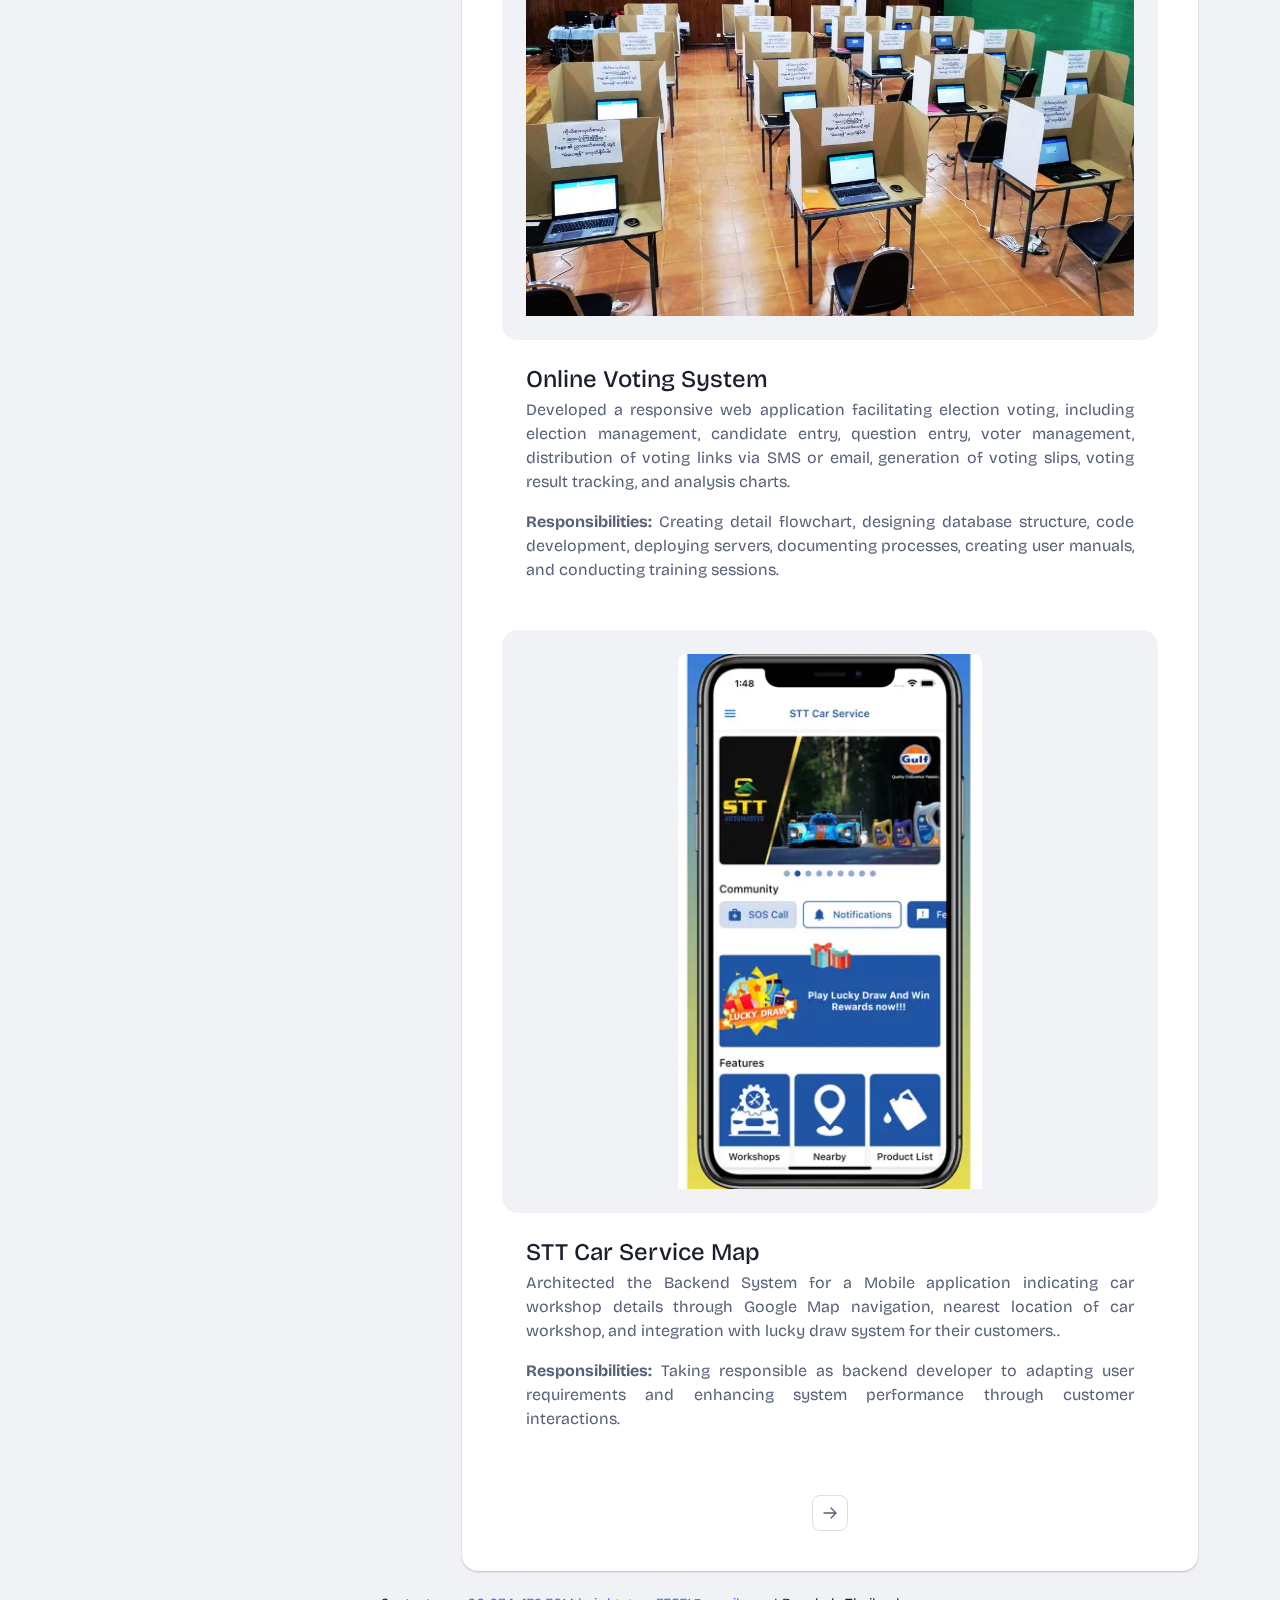
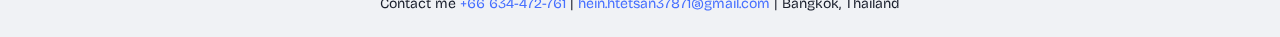
<file: projects.html>
<!DOCTYPE html>
<html lang="en">
<head>
  <meta charset="UTF-8">
  <meta http-equiv="X-UA-Compatible" content="IE=edge">
  <title>HHS - Portfolio</title>
  <meta name="description" content="Hein Htet San: Personal Portfolio Website">
  <meta name="viewport" content="width=device-width, initial-scale=1">

  <link rel="shortcut icon" type="image/x-icon" href="assets/img/favicon.svg">


  <!-- CSS here -->
  <link rel="stylesheet" href="assets/css/bootstrap.min.css">
  <link rel="stylesheet" href="assets/fontawsome/css/all.min.css">
  <link rel="stylesheet" href="assets/fontawsome/css/fontawesome.min.css">
  <link rel="stylesheet" href="assets/css/slick.css">
  <link rel="stylesheet" href="assets/css/magnific-popup.css">
  <link rel="stylesheet" href="assets/css/style.css">
  <link rel="stylesheet" href="assets/css/responsive.css">
</head>

<body>
  <div id="page-content">
   <!-- header part start -->
   <header class="header-area">
    <nav class="navbar">
      <div class="container">
        <div class="menu-container">
          <div class="logo">
            <a class="navbar-brand me-0" href="index.html">
              <svg width="24" height="24" viewBox="0 0 24 24" fill="none" xmlns="http://www.w3.org/2000/svg">
                <path
                  d="M0 1.5C0 1.10218 0.158035 0.720644 0.43934 0.43934C0.720644 0.158035 1.10218 0 1.5 0L9 0C9.39782 0 9.77936 0.158035 10.0607 0.43934C10.342 0.720644 10.5 1.10218 10.5 1.5V22.5C10.5 22.8978 10.342 23.2794 10.0607 23.5607C9.77936 23.842 9.39782 24 9 24H1.5C1.10218 24 0.720644 23.842 0.43934 23.5607C0.158035 23.2794 0 22.8978 0 22.5V1.5ZM13.5 1.5C13.5 1.10218 13.658 0.720644 13.9393 0.43934C14.2206 0.158035 14.6022 0 15 0L22.5 0C22.8978 0 23.2794 0.158035 23.5607 0.43934C23.842 0.720644 24 1.10218 24 1.5V9C24 9.39782 23.842 9.77936 23.5607 10.0607C23.2794 10.342 22.8978 10.5 22.5 10.5H15C14.6022 10.5 14.2206 10.342 13.9393 10.0607C13.658 9.77936 13.5 9.39782 13.5 9V1.5ZM13.5 15C13.5 14.6022 13.658 14.2206 13.9393 13.9393C14.2206 13.658 14.6022 13.5 15 13.5H22.5C22.8978 13.5 23.2794 13.658 23.5607 13.9393C23.842 14.2206 24 14.6022 24 15V22.5C24 22.8978 23.842 23.2794 23.5607 23.5607C23.2794 23.842 22.8978 24 22.5 24H15C14.6022 24 14.2206 23.842 13.9393 23.5607C13.658 23.2794 13.5 22.8978 13.5 22.5V15Z"
                  class="logo-icon" />
              </svg>
              <span><span class="primary">HHS</span></span>
            </a>
          </div>
          <div class="navbar-main d-flex flex-grow-1">
            <div class="logo inner-logo d-block d-xl-none">
              <a class="navbar-brand me-0" href="index.html">
                <svg width="24" height="24" viewBox="0 0 24 24" fill="none" xmlns="http://www.w3.org/2000/svg">
                  <path
                    d="M0 1.5C0 1.10218 0.158035 0.720644 0.43934 0.43934C0.720644 0.158035 1.10218 0 1.5 0L9 0C9.39782 0 9.77936 0.158035 10.0607 0.43934C10.342 0.720644 10.5 1.10218 10.5 1.5V22.5C10.5 22.8978 10.342 23.2794 10.0607 23.5607C9.77936 23.842 9.39782 24 9 24H1.5C1.10218 24 0.720644 23.842 0.43934 23.5607C0.158035 23.2794 0 22.8978 0 22.5V1.5ZM13.5 1.5C13.5 1.10218 13.658 0.720644 13.9393 0.43934C14.2206 0.158035 14.6022 0 15 0L22.5 0C22.8978 0 23.2794 0.158035 23.5607 0.43934C23.842 0.720644 24 1.10218 24 1.5V9C24 9.39782 23.842 9.77936 23.5607 10.0607C23.2794 10.342 22.8978 10.5 22.5 10.5H15C14.6022 10.5 14.2206 10.342 13.9393 10.0607C13.658 9.77936 13.5 9.39782 13.5 9V1.5ZM13.5 15C13.5 14.6022 13.658 14.2206 13.9393 13.9393C14.2206 13.658 14.6022 13.5 15 13.5H22.5C22.8978 13.5 23.2794 13.658 23.5607 13.9393C23.842 14.2206 24 14.6022 24 15V22.5C24 22.8978 23.842 23.2794 23.5607 23.5607C23.2794 23.842 22.8978 24 22.5 24H15C14.6022 24 14.2206 23.842 13.9393 23.5607C13.658 23.2794 13.5 22.8978 13.5 22.5V15Z"
                    class="logo-icon" />
                </svg>
                <span>Hein Htet <span class="primary">San</span></span>
              </a>
            </div>
            <ul class="navbar-info mx-auto">
              <li class="nav-item">
                <a class="nav-link" aria-current="page" href="index.html">
                  <svg class="nav-icon" viewBox="0 0 15 15" fill="none" xmlns="http://www.w3.org/2000/svg">
                    <path
                      d="M13.475 4.92481L9.03083 1.46814C8.64082 1.16473 8.1608 1 7.66667 1C7.17254 1 6.69251 1.16473 6.3025 1.46814L1.8575 4.92481C1.59037 5.13254 1.37424 5.39858 1.22563 5.7026C1.07701 6.00662 0.99984 6.34058 1 6.67897V12.679C1 13.121 1.17559 13.5449 1.48816 13.8575C1.80072 14.17 2.22464 14.3456 2.66667 14.3456H12.6667C13.1087 14.3456 13.5326 14.17 13.8452 13.8575C14.1577 13.5449 14.3333 13.121 14.3333 12.679V6.67897C14.3333 5.99314 14.0167 5.34564 13.475 4.92481Z"
                      stroke-width="1.4" stroke-linecap="round" stroke-linejoin="round" />
                    <path d="M10.9753 10.1665C9.13359 11.2773 6.14859 11.2773 4.30859 10.1665" stroke-width="1.4"
                      stroke-linecap="round" stroke-linejoin="round" />
                  </svg>
                  <span>Home</span>
                </a>
              </li>
              <li class="nav-item">
                <a class="nav-link" href="about.html">
                  <svg class="nav-icon" viewBox="0 0 18 18" fill="none" xmlns="http://www.w3.org/2000/svg">
                    <path
                      d="M9 9.8335C9.66304 9.8335 10.2989 9.5701 10.7678 9.10126C11.2366 8.63242 11.5 7.99654 11.5 7.3335C11.5 6.67045 11.2366 6.03457 10.7678 5.56573C10.2989 5.09689 9.66304 4.8335 9 4.8335C8.33696 4.8335 7.70107 5.09689 7.23223 5.56573C6.76339 6.03457 6.5 6.67045 6.5 7.3335C6.5 7.99654 6.76339 8.63242 7.23223 9.10126C7.70107 9.5701 8.33696 9.8335 9 9.8335Z"
                      stroke-width="1.4" stroke-linecap="round" stroke-linejoin="round" />
                    <path
                      d="M9 1.5C15 1.5 16.5 3 16.5 9C16.5 15 15 16.5 9 16.5C3 16.5 1.5 15 1.5 9C1.5 3 3 1.5 9 1.5Z"
                      stroke-width="1.4" stroke-linecap="round" stroke-linejoin="round" />
                    <path
                      d="M4 15.7085V15.6668C4 14.7828 4.35119 13.9349 4.97631 13.3098C5.60143 12.6847 6.44928 12.3335 7.33333 12.3335H10.6667C11.5507 12.3335 12.3986 12.6847 13.0237 13.3098C13.6488 13.9349 14 14.7828 14 15.6668V15.7085"
                      stroke-width="1.4" stroke-linecap="round" stroke-linejoin="round" />
                  </svg>
                  About
                </a>
              </li>                
              <li class="nav-item">
                <a class="nav-link active" href="projects.html">
                  <svg class="nav-icon" viewBox="0 0 18 17" fill="none" xmlns="http://www.w3.org/2000/svg">
                    <path
                      d="M2.00326 3.99733L7.95159 1.40649C8.04974 1.36442 8.15533 1.34243 8.26212 1.34181C8.3689 1.34119 8.47473 1.36196 8.57337 1.40289C8.67201 1.44382 8.76145 1.50408 8.83642 1.58013C8.9114 1.65617 8.97039 1.74646 9.00992 1.84566L13.1133 11.764C13.1985 11.9651 13.2014 12.1917 13.1213 12.3949C13.0412 12.5982 12.8845 12.7618 12.6849 12.8507L6.73742 15.4415C6.63922 15.4837 6.53356 15.5058 6.42668 15.5065C6.3198 15.5072 6.21387 15.4864 6.11514 15.4455C6.0164 15.4046 5.92688 15.3442 5.85184 15.2681C5.7768 15.192 5.71778 15.1016 5.67826 15.0023L1.57492 5.08316C1.48963 4.88204 1.48673 4.65546 1.56684 4.45222C1.64696 4.24898 1.80367 4.08616 2.00326 3.99733Z"
                      stroke-width="1.4" stroke-linecap="round" stroke-linejoin="round" />
                    <path
                      d="M11.5 1.3335H12.3333C12.5543 1.3335 12.7663 1.42129 12.9226 1.57757C13.0789 1.73385 13.1667 1.94582 13.1667 2.16683V5.0835"
                      stroke-width="1.4" stroke-linecap="round" stroke-linejoin="round" />
                    <path
                      d="M15.6663 3C15.8863 3.09333 16.0997 3.18083 16.3063 3.2625C16.5098 3.34882 16.6706 3.51241 16.7534 3.71729C16.8362 3.92217 16.8343 4.15155 16.748 4.355L14.833 8.83334"
                      stroke-width="1.4" stroke-linecap="round" stroke-linejoin="round" />
                  </svg>
                  Projects
                </a>
              </li>
              <li class="nav-item">
                <a class="nav-link" href="skills.html">
                  <svg class="nav-icon" viewBox="0 0 16 16" fill="none" xmlns="http://www.w3.org/2000/svg">
                    <path d="M7.99967 1.3335L1.33301 4.66683L7.99967 8.00016L14.6663 4.66683L7.99967 1.3335Z"
                      stroke-width="1.4" stroke-linecap="round" stroke-linejoin="round" />
                    <path d="M1.33301 8L7.99967 11.3333L14.6663 8" stroke-width="1.4" stroke-linecap="round"
                      stroke-linejoin="round" />
                    <path d="M1.33301 11.3335L7.99967 14.6668L14.6663 11.3335" stroke-width="1.4"
                      stroke-linecap="round" stroke-linejoin="round" />
                  </svg>
                  Skills
                </a>
              </li>
              <li class="nav-item">
                <a class="nav-link" href="contact.html">
                  <svg class="nav-icon" viewBox="0 0 18 17" fill="none" xmlns="http://www.w3.org/2000/svg">
                    <path d="M5.66699 5.5H12.3337" stroke-width="1.4" stroke-linecap="round"
                      stroke-linejoin="round" />
                    <path d="M5.66699 8.8335H10.667" stroke-width="1.4" stroke-linecap="round"
                      stroke-linejoin="round" />
                    <path
                      d="M14 1.3335C14.663 1.3335 15.2989 1.59689 15.7678 2.06573C16.2366 2.53457 16.5 3.17045 16.5 3.8335V10.5002C16.5 11.1632 16.2366 11.7991 15.7678 12.2679C15.2989 12.7368 14.663 13.0002 14 13.0002H9.83333L5.66667 15.5002V13.0002H4C3.33696 13.0002 2.70107 12.7368 2.23223 12.2679C1.76339 11.7991 1.5 11.1632 1.5 10.5002V3.8335C1.5 3.17045 1.76339 2.53457 2.23223 2.06573C2.70107 1.59689 3.33696 1.3335 4 1.3335H14Z"
                      stroke-width="1.4" stroke-linecap="round" stroke-linejoin="round" />
                  </svg>
                  Contact
                </a>
              </li>
            </ul>
            <div class="header-right-info d-flex align-items-center">
              <button class="theme-control-btn">
                <span class="dark">
                  <svg width="24" height="24" viewBox="0 0 24 24" fill="none" xmlns="http://www.w3.org/2000/svg">
                    <path
                      d="M11.8005 3C10.207 3.0003 8.64356 3.44286 7.27683 4.28049C5.91011 5.11811 4.79139 6.31937 4.04002 7.75612C3.28865 9.19288 2.93281 10.8112 3.01046 12.4386C3.08811 14.0659 3.59633 15.6411 4.48091 16.9963C5.3655 18.3514 6.59326 19.4356 8.03324 20.1333C9.47322 20.8309 11.0714 21.1157 12.6573 20.9574C14.2432 20.7991 15.7573 20.2036 17.0381 19.2344C18.319 18.2652 19.3185 16.9587 19.9301 15.4542C20.2302 14.7162 19.5111 13.9746 18.7875 14.2752C17.5475 14.7888 16.1706 14.8418 14.8963 14.425C13.622 14.0082 12.5308 13.1479 11.8126 11.9937C11.0943 10.8396 10.7943 9.4645 10.9648 8.10764C11.1353 6.75077 11.7655 5.49792 12.7458 4.5669L12.8136 4.4949C13.2986 3.9279 12.913 3.0072 12.1464 3.0072H11.9122L11.8524 3.0018L11.7996 3H11.8005Z"
                      fill="#1A1F2C" />
                  </svg>
                  <small class="theme-text d-block d-xl-none">Change appearance</small>
                </span>
                <span class="light">
                  <svg width="24" height="24" viewBox="0 0 24 24" fill="none" xmlns="http://www.w3.org/2000/svg">
                    <path
                      d="M12 19C12.2449 19 12.4813 19.09 12.6644 19.2527C12.8474 19.4155 12.9643 19.6397 12.993 19.883L13 20V21C12.9997 21.2549 12.9021 21.5 12.7272 21.6854C12.5522 21.8707 12.313 21.9822 12.0586 21.9972C11.8042 22.0121 11.5536 21.9293 11.3582 21.7657C11.1627 21.6021 11.0371 21.3701 11.007 21.117L11 21V20C11 19.7348 11.1054 19.4804 11.2929 19.2929C11.4804 19.1054 11.7348 19 12 19Z"
                      fill="#FD7E41" />
                    <path
                      d="M18.3127 16.9099L18.4067 16.9929L19.1067 17.6929C19.2861 17.8729 19.3902 18.1144 19.398 18.3683C19.4057 18.6223 19.3165 18.8697 19.1485 19.0602C18.9804 19.2508 18.7462 19.3702 18.4933 19.3943C18.2403 19.4184 17.9877 19.3454 17.7867 19.1899L17.6927 19.1069L16.9927 18.4069C16.8202 18.2347 16.7165 18.0053 16.7012 17.7619C16.6859 17.5186 16.76 17.278 16.9097 17.0855C17.0593 16.893 17.2741 16.7618 17.5137 16.7166C17.7533 16.6713 18.0012 16.7152 18.2107 16.8399L18.3127 16.9099Z"
                      fill="#FD7E41" />
                    <path
                      d="M7.00747 16.993C7.17965 17.1652 7.28308 17.3943 7.29836 17.6373C7.31364 17.8803 7.23972 18.1206 7.09047 18.313L7.00747 18.407L6.30747 19.107C6.12751 19.2863 5.88604 19.3905 5.63209 19.3982C5.37814 19.406 5.13076 19.3168 4.94019 19.1487C4.74963 18.9807 4.63017 18.7464 4.60607 18.4935C4.58198 18.2406 4.65506 17.988 4.81047 17.787L4.89347 17.693L5.59347 16.993C5.781 16.8055 6.03531 16.7002 6.30047 16.7002C6.56563 16.7002 6.81994 16.8055 7.00747 16.993Z"
                      fill="#FD7E41" />
                    <path
                      d="M3.99987 11C4.25475 11.0003 4.4999 11.0979 4.68524 11.2728C4.87057 11.4478 4.9821 11.687 4.99704 11.9414C5.01198 12.1958 4.92919 12.4464 4.7656 12.6418C4.60201 12.8373 4.36996 12.9629 4.11687 12.993L3.99987 13H2.99987C2.74499 12.9997 2.49984 12.9021 2.3145 12.7272C2.12916 12.5522 2.01763 12.313 2.0027 12.0586C1.98776 11.8042 2.07054 11.5536 2.23413 11.3582C2.39772 11.1627 2.62977 11.0371 2.88287 11.007L2.99987 11H3.99987Z"
                      fill="#FD7E41" />
                    <path
                      d="M20.9999 11C21.2547 11.0003 21.4999 11.0979 21.6852 11.2728C21.8706 11.4478 21.9821 11.687 21.997 11.9414C22.012 12.1958 21.9292 12.4464 21.7656 12.6418C21.602 12.8373 21.37 12.9629 21.1169 12.993L20.9999 13H19.9999C19.745 12.9997 19.4998 12.9021 19.3145 12.7272C19.1292 12.5522 19.0176 12.313 19.0027 12.0586C18.9878 11.8042 19.0705 11.5536 19.2341 11.3582C19.3977 11.1627 19.6298 11.0371 19.8829 11.007L19.9999 11H20.9999Z"
                      fill="#FD7E41" />
                    <path
                      d="M6.21264 4.80985L6.30664 4.89285L7.00664 5.59285C7.18599 5.77281 7.29011 6.01429 7.29787 6.26824C7.30562 6.52219 7.21642 6.76957 7.04839 6.96013C6.88036 7.1507 6.64609 7.27016 6.39316 7.29425C6.14024 7.31834 5.88763 7.24526 5.68664 7.08985L5.59264 7.00685L4.89264 6.30685C4.72073 6.13453 4.61757 5.90543 4.6025 5.66248C4.58744 5.41954 4.6615 5.17945 4.8108 4.98721C4.9601 4.79497 5.1744 4.66378 5.41351 4.61824C5.65262 4.57271 5.90013 4.61594 6.10964 4.73985L6.21264 4.80985Z"
                      fill="#FD7E41" />
                    <path
                      d="M19.1071 4.89288C19.2793 5.06508 19.3827 5.29418 19.398 5.5372C19.4132 5.78023 19.3393 6.02048 19.1901 6.21288L19.1071 6.30688L18.4071 7.00688C18.2271 7.18623 17.9856 7.29036 17.7317 7.29811C17.4777 7.30587 17.2304 7.21667 17.0398 7.04864C16.8492 6.8806 16.7298 6.64633 16.7057 6.39341C16.6816 6.14049 16.7547 5.88788 16.9101 5.68688L16.9931 5.59288L17.6931 4.89288C17.8806 4.70541 18.1349 4.6001 18.4001 4.6001C18.6652 4.6001 18.9196 4.70541 19.1071 4.89288Z"
                      fill="#FD7E41" />
                    <path
                      d="M12 2C12.2449 2.00003 12.4813 2.08996 12.6644 2.25272C12.8474 2.41547 12.9643 2.63975 12.993 2.883L13 3V4C12.9997 4.25488 12.9021 4.50003 12.7272 4.68537C12.5522 4.8707 12.313 4.98223 12.0586 4.99717C11.8042 5.01211 11.5536 4.92933 11.3582 4.76573C11.1627 4.60214 11.0371 4.3701 11.007 4.117L11 4V3C11 2.73478 11.1054 2.48043 11.2929 2.29289C11.4804 2.10536 11.7348 2 12 2Z"
                      fill="#FD7E41" />
                    <path
                      d="M12 7C12.9797 6.99994 13.9378 7.28769 14.7553 7.8275C15.5729 8.36731 16.2138 9.1354 16.5986 10.0364C16.9833 10.9373 17.0949 11.9315 16.9195 12.8953C16.7441 13.8592 16.2893 14.7502 15.6118 15.4579C14.9343 16.1655 14.0638 16.6585 13.1085 16.8756C12.1532 17.0928 11.1552 17.0245 10.2383 16.6793C9.3215 16.334 8.52629 15.7271 7.95146 14.9338C7.37663 14.1405 7.04752 13.1958 7.005 12.217L7 12L7.005 11.783C7.06092 10.4958 7.61161 9.27978 8.54222 8.38866C9.47284 7.49754 10.7115 7.00007 12 7Z"
                      fill="#FD7E41" />
                  </svg>
                  <small class="theme-text d-block d-xl-none">Change appearance</small>
                </span>
              </button>
              <a href="https://github.com/HeinHtet109" class="github-btn d-flex align-items-center gap-1" target="_blank">
                <svg class="icon" width="20" height="20" viewBox="0 -3.5 256 256" xmlns="http://www.w3.org/2000/svg"
                  preserveAspectRatio="xMinYMin meet" fill="#fff">                    
                  <g id="SVGRepo_iconCarrier">
                    <g fill="#fff">
                      <path
                        d="M127.505 0C57.095 0 0 57.085 0 127.505c0 56.336 36.534 104.13 87.196 120.99 6.372 1.18 8.712-2.766 8.712-6.134 0-3.04-.119-13.085-.173-23.739-35.473 7.713-42.958-15.044-42.958-15.044-5.8-14.738-14.157-18.656-14.157-18.656-11.568-7.914.872-7.752.872-7.752 12.804.9 19.546 13.14 19.546 13.14 11.372 19.493 29.828 13.857 37.104 10.6 1.144-8.242 4.449-13.866 8.095-17.05-28.32-3.225-58.092-14.158-58.092-63.014 0-13.92 4.981-25.295 13.138-34.224-1.324-3.212-5.688-16.18 1.235-33.743 0 0 10.707-3.427 35.073 13.07 10.17-2.826 21.078-4.242 31.914-4.29 10.836.048 21.752 1.464 31.942 4.29 24.337-16.497 35.029-13.07 35.029-13.07 6.94 17.563 2.574 30.531 1.25 33.743 8.175 8.929 13.122 20.303 13.122 34.224 0 48.972-29.828 59.756-58.22 62.912 4.573 3.957 8.648 11.717 8.648 23.612 0 17.06-.148 30.791-.148 34.991 0 3.393 2.295 7.369 8.759 6.117 50.634-16.879 87.122-64.656 87.122-120.973C255.009 57.085 197.922 0 127.505 0">
                      </path>
                      <path
                        d="M47.755 181.634c-.28.633-1.278.823-2.185.389-.925-.416-1.445-1.28-1.145-1.916.275-.652 1.273-.834 2.196-.396.927.415 1.455 1.287 1.134 1.923M54.027 187.23c-.608.564-1.797.302-2.604-.589-.834-.889-.99-2.077-.373-2.65.627-.563 1.78-.3 2.616.59.834.899.996 2.08.36 2.65M58.33 194.39c-.782.543-2.06.034-2.849-1.1-.781-1.133-.781-2.493.017-3.038.792-.545 2.05-.055 2.85 1.07.78 1.153.78 2.513-.019 3.069M65.606 202.683c-.699.77-2.187.564-3.277-.488-1.114-1.028-1.425-2.487-.724-3.258.707-.772 2.204-.555 3.302.488 1.107 1.026 1.445 2.496.7 3.258M75.01 205.483c-.307.998-1.741 1.452-3.185 1.028-1.442-.437-2.386-1.607-2.095-2.616.3-1.005 1.74-1.478 3.195-1.024 1.44.435 2.386 1.596 2.086 2.612M85.714 206.67c.036 1.052-1.189 1.924-2.705 1.943-1.525.033-2.758-.818-2.774-1.852 0-1.062 1.197-1.926 2.721-1.951 1.516-.03 2.758.815 2.758 1.86M96.228 206.267c.182 1.026-.872 2.08-2.377 2.36-1.48.27-2.85-.363-3.039-1.38-.184-1.052.89-2.105 2.367-2.378 1.508-.262 2.857.355 3.049 1.398">
                      </path>
                    </g>
                  </g>
                </svg>
                <span>Github</span>
                <svg class="icon" width="20" height="20" viewBox="0 0 20 20" fill="none"
                  xmlns="http://www.w3.org/2000/svg">
                  <path d="M17.5 11.6665V6.6665H12.5" stroke="white" stroke-width="1.5" stroke-linecap="round"
                    stroke-linejoin="round" />
                  <path d="M17.5 6.6665L10 14.1665L2.5 6.6665" stroke="white" stroke-width="1.5"
                    stroke-linecap="round" stroke-linejoin="round" />
                </svg>
              </a>
            </div>
          </div>
          <div class="mobile-menu-overlay d-block d-lg-none"></div>
          <div class="mobile-menu-control-bar d-block d-xl-none">
            <button class="mobile-menu-control-bar">
              <i class="fas fa-bars"></i>
            </button>
          </div>
        </div>
      </div>
    </nav>
  </header>
  <!-- header part end -->

    <!-- main area part start -->
    <main>

      <section class="content-box-area mt-4">
        <div class="container">
          <div class="row g-4">
            <div class="col-xl-4">
              <div class="card profile-card">
                <div class="card-body">
                  <div class="image text-center">
                    <img src="assets/img/images/profile.png" alt="profile" width="200px">
                  </div>
                  <div class="text">
                    <h3 class="card-title">Hein Htet San 👋</h3>
                    <p>A Passionate <span>Full Stack Developer</span> 🖥️ & <span>Software Enginner</span> having
                      <span>5+
                        years</span> of Experiences.
                    </p>
                    <div class="common-button-groups">
                      <a class="btn btn-download" href="assets/HeinHtetSan_Resume.pdf" download>
                        <i class="fa fa-star text-warning icon"></i>
                        My Resume
                      </a>
                      <button class="btn btn-copy" data-clipboard-text="hein.htetsan37871@gmail.com">
                        <svg class="icon" width="24" height="24" viewBox="0 0 24 24" fill="none"
                          xmlns="http://www.w3.org/2000/svg">
                          <path
                            d="M8 10C8 9.46957 8.21071 8.96086 8.58579 8.58579C8.96086 8.21071 9.46957 8 10 8H18C18.5304 8 19.0391 8.21071 19.4142 8.58579C19.7893 8.96086 20 9.46957 20 10V18C20 18.5304 19.7893 19.0391 19.4142 19.4142C19.0391 19.7893 18.5304 20 18 20H10C9.46957 20 8.96086 19.7893 8.58579 19.4142C8.21071 19.0391 8 18.5304 8 18V10Z"
                            stroke-width="1.5" stroke-linecap="round" stroke-linejoin="round" />
                          <path
                            d="M16 8V6C16 5.46957 15.7893 4.96086 15.4142 4.58579C15.0391 4.21071 14.5304 4 14 4H6C5.46957 4 4.96086 4.21071 4.58579 4.58579C4.21071 4.96086 4 5.46957 4 6V14C4 14.5304 4.21071 15.0391 4.58579 15.4142C4.96086 15.7893 5.46957 16 6 16H8"
                            stroke-width="1.5" stroke-linecap="round" stroke-linejoin="round" />
                        </svg>
                        Copy Email
                      </button>
                    </div>
                    <div class="social-media-icon">
                      <ul class="list-unstyled">
                        <li><a href="https://www.facebook.com/kgkhant.naing" target="_blank"><i
                              class="fab fa-facebook"></i></a></li>
                        <li><a href="https://www.linkedin.com/in/hein-htet-27856817b/" target="_blank"><i
                              class="fab fa-linkedin"></i></a></li>
                        <li><a href="https://github.com/HeinHtet109" target="_blank"><i class="fab fa-github"></i></a>
                        </li>
                        <li><a href="https://line.me/ti/p/eGwh01kdur" target="_blank"><i class="fab fa-line"></i></a>
                        </li>
                        <li><a href="https://t.me/heinhtet037" target="_blank"><i class="fab fa-telegram"></i></a></li>
                      </ul>
                    </div>
                  </div>
                </div>
              </div>
            </div>
            <div class="col-xl-8">
              <div class="card content-box-card">
                <div class="card-body portfolio-card">
                  <div class="top-info">
                    <div class="text">
                      <h1 class="main-title">Check Out My Latest <span>Projects</span></h1>
                      <p>I'm here to help if you're searching for a developer to bring your idea to life or a
                        development partner to help take your business to the next level.</p>
                    </div>
                  </div>
                  <div class="portfolio-area">
                    <div class="row g-4">
                      <div class="col-lg-12 parent-container-1">
                        <div class="portfolio-item">
                          <div class="image">
                            <img src="assets/img/projects/auction-1.png" alt="auction-project" class="img-fluid w-50">
                            <a href="assets/img/projects/auction-1.png"
                              class="gallery-popup full-image-preview parent-container-1">
                              <svg fill="#009DC5" class="icon" version="1.1" id="Layer_1"
                                xmlns="http://www.w3.org/2000/svg" xmlns:xlink="http://www.w3.org/1999/xlink"
                                viewBox="0 0 299.998 299.998" xml:space="preserve" stroke="#ffffff">
                                <g id="SVGRepo_bgCarrier" stroke-width="0"></g>
                                <g id="SVGRepo_tracerCarrier" stroke-linecap="round" stroke-linejoin="round"></g>
                                <g id="SVGRepo_iconCarrier">
                                  <g>
                                    <g>
                                      <g>
                                        <path
                                          d="M139.414,96.193c-22.673,0-41.056,18.389-41.056,41.062c0,22.678,18.383,41.062,41.056,41.062 c22.678,0,41.059-18.383,41.059-41.062C180.474,114.582,162.094,96.193,139.414,96.193z M159.255,146.971h-12.06v12.06 c0,4.298-3.483,7.781-7.781,7.781c-4.298,0-7.781-3.483-7.781-7.781v-12.06h-12.06c-4.298,0-7.781-3.483-7.781-7.781 c0-4.298,3.483-7.781,7.781-7.781h12.06v-12.063c0-4.298,3.483-7.781,7.781-7.781c4.298,0,7.781,3.483,7.781,7.781v12.063h12.06 c4.298,0,7.781,3.483,7.781,7.781C167.036,143.488,163.555,146.971,159.255,146.971z">
                                        </path>
                                        <path
                                          d="M149.997,0C67.157,0,0.001,67.158,0.001,149.995s67.156,150.003,149.995,150.003s150-67.163,150-150.003 S232.836,0,149.997,0z M225.438,221.254c-2.371,2.376-5.48,3.561-8.59,3.561s-6.217-1.185-8.593-3.561l-34.145-34.147 c-9.837,6.863-21.794,10.896-34.697,10.896c-33.548,0-60.742-27.196-60.742-60.744c0-33.548,27.194-60.742,60.742-60.742 c33.548,0,60.744,27.194,60.744,60.739c0,11.855-3.408,22.909-9.28,32.256l34.56,34.562 C230.185,208.817,230.185,216.512,225.438,221.254z">
                                        </path>
                                      </g>
                                    </g>
                                  </g>
                                </g>
                              </svg>
                            </a>
                          </div>
                          <div class="image d-none">
                            <img src="assets/img/projects/auction-2.png" alt="auction-project" class="img-fluid w-100">
                            <a href="assets/img/projects/auction-2.png"
                              class="gallery-popup full-image-preview parent-container-1">
                              <span>&nbsp;</span>
                            </a>
                          </div>
                          <div class="image d-none">
                            <img src="assets/img/projects/auction-3.PNG" alt="auction-project" class="img-fluid w-100">
                            <a href="assets/img/projects/auction-3.PNG"
                              class="gallery-popup full-image-preview parent-container-1">
                              <span>&nbsp;</span>
                            </a>
                          </div>
                          <div class="text">
                            <div class="info">
                              <h4 class="title">Auction Management System</h4>
                              <p class="subtitle mb-3">Developed a responsive dynamic website featuring user authentication, CRUD operations, content management, platform security, real-time updates, and integrated with Banking APIs for payment processing.</p>
                              <p class="subtitle"><b>Responsibilities:</b>  Providing flowchart, database structure, code pattern, github workspace, server deployment and actively participated with team member in development.</p>
                            </div>                            
                          </div>
                        </div>
                      </div>
                      <div class="col-lg-12">
                        <div class="portfolio-item">
                          <div class="image">
                            <img src="assets/img/projects/no-preview.jpeg" alt="queue-management" class="img-fluid w-50">                            
                          </div>
                          <div class="text">
                            <div class="info">
                              <h4 class="title">Queue Management System</h4>
                              <p class="subtitle mb-3">Implemented a Queue Management system, optimizing customer flow and service efficiency by intelligently organizing and monitoring queues in real-time including individual or group tickets, automatic time allocation for seperate deparment sector, and ticket management.</p>
                              <p class="subtitle"><b>Responsibilities:</b>  Providing flowchart, database structure, code pattern, github workspace, server deployment and actively participated with team member in development.</p>
                            </div>                            
                          </div>
                        </div>
                      </div>
                      <div class="col-lg-12 parent-container-2">
                        <div class="portfolio-item">
                          <div class="image">
                            <img src="assets/img/projects/voting-3.jpg" alt="voting-project" class="img-fluid w-100">
                            <a href="assets/img/projects/voting-3.jpg"
                              class="gallery-popup full-image-preview parent-container-2">
                              <svg fill="#009DC5" class="icon" version="1.1" id="Layer_1"
                                xmlns="http://www.w3.org/2000/svg" xmlns:xlink="http://www.w3.org/1999/xlink"
                                viewBox="0 0 299.998 299.998" xml:space="preserve" stroke="#ffffff">
                                <g id="SVGRepo_bgCarrier" stroke-width="0"></g>
                                <g id="SVGRepo_tracerCarrier" stroke-linecap="round" stroke-linejoin="round"></g>
                                <g id="SVGRepo_iconCarrier">
                                  <g>
                                    <g>
                                      <g>
                                        <path
                                          d="M139.414,96.193c-22.673,0-41.056,18.389-41.056,41.062c0,22.678,18.383,41.062,41.056,41.062 c22.678,0,41.059-18.383,41.059-41.062C180.474,114.582,162.094,96.193,139.414,96.193z M159.255,146.971h-12.06v12.06 c0,4.298-3.483,7.781-7.781,7.781c-4.298,0-7.781-3.483-7.781-7.781v-12.06h-12.06c-4.298,0-7.781-3.483-7.781-7.781 c0-4.298,3.483-7.781,7.781-7.781h12.06v-12.063c0-4.298,3.483-7.781,7.781-7.781c4.298,0,7.781,3.483,7.781,7.781v12.063h12.06 c4.298,0,7.781,3.483,7.781,7.781C167.036,143.488,163.555,146.971,159.255,146.971z">
                                        </path>
                                        <path
                                          d="M149.997,0C67.157,0,0.001,67.158,0.001,149.995s67.156,150.003,149.995,150.003s150-67.163,150-150.003 S232.836,0,149.997,0z M225.438,221.254c-2.371,2.376-5.48,3.561-8.59,3.561s-6.217-1.185-8.593-3.561l-34.145-34.147 c-9.837,6.863-21.794,10.896-34.697,10.896c-33.548,0-60.742-27.196-60.742-60.744c0-33.548,27.194-60.742,60.742-60.742 c33.548,0,60.744,27.194,60.744,60.739c0,11.855-3.408,22.909-9.28,32.256l34.56,34.562 C230.185,208.817,230.185,216.512,225.438,221.254z">
                                        </path>
                                      </g>
                                    </g>
                                  </g>
                                </g>
                              </svg>
                            </a>
                          </div>
                          <div class="image d-none">
                            <img src="assets/img/projects/voting-1.jpg" alt="voting-project" class="img-fluid w-100">
                            <a href="assets/img/projects/voting-1.jpg"
                              class="gallery-popup full-image-preview parent-container-2">
                              <span>&nbsp;</span>
                            </a>
                          </div>
                          <div class="image d-none">
                            <img src="assets/img/projects/voting-2.jpg" alt="voting-project" class="img-fluid w-100">
                            <a href="assets/img/projects/voting-2.jpg"
                              class="gallery-popup full-image-preview parent-container-2">
                              <span>&nbsp;</span>
                            </a>
                          </div>
                          <div class="image d-none">
                            <img src="assets/img/projects/voting-4.jpg" alt="voting-project" class="img-fluid w-100">
                            <a href="assets/img/projects/voting-4.jpg"
                              class="gallery-popup full-image-preview parent-container-2">
                              <span>&nbsp;</span>
                            </a>
                          </div>
                          <div class="text">
                            <div class="info">
                              <h4 class="title">Online Voting System</h4>
                              <p class="subtitle mb-3">Developed a responsive web application facilitating election voting, including election management, candidate entry, question entry, voter management, distribution of voting links via SMS or email, generation of voting slips, voting result tracking, and analysis charts.</p>
                              <p class="subtitle"><b>Responsibilities:</b>  Creating detail flowchart, designing database structure, code development, deploying servers, documenting processes, creating user manuals, and conducting training sessions.</p>
                            </div>                            
                          </div>
                        </div>
                      </div>
                      <div class="col-lg-12 parent-container-3">
                        <div class="portfolio-item">
                          <div class="image">
                            <img src="assets/img/projects/stt-1.png" alt="stt-project" class="img-fluid w-50">
                            <a href="assets/img/projects/stt-1.png"
                              class="gallery-popup full-image-preview parent-container-3">
                              <svg fill="#009DC5" class="icon" version="1.1" id="Layer_1"
                                xmlns="http://www.w3.org/2000/svg" xmlns:xlink="http://www.w3.org/1999/xlink"
                                viewBox="0 0 299.998 299.998" xml:space="preserve" stroke="#ffffff">
                                <g id="SVGRepo_bgCarrier" stroke-width="0"></g>
                                <g id="SVGRepo_tracerCarrier" stroke-linecap="round" stroke-linejoin="round"></g>
                                <g id="SVGRepo_iconCarrier">
                                  <g>
                                    <g>
                                      <g>
                                        <path
                                          d="M139.414,96.193c-22.673,0-41.056,18.389-41.056,41.062c0,22.678,18.383,41.062,41.056,41.062 c22.678,0,41.059-18.383,41.059-41.062C180.474,114.582,162.094,96.193,139.414,96.193z M159.255,146.971h-12.06v12.06 c0,4.298-3.483,7.781-7.781,7.781c-4.298,0-7.781-3.483-7.781-7.781v-12.06h-12.06c-4.298,0-7.781-3.483-7.781-7.781 c0-4.298,3.483-7.781,7.781-7.781h12.06v-12.063c0-4.298,3.483-7.781,7.781-7.781c4.298,0,7.781,3.483,7.781,7.781v12.063h12.06 c4.298,0,7.781,3.483,7.781,7.781C167.036,143.488,163.555,146.971,159.255,146.971z">
                                        </path>
                                        <path
                                          d="M149.997,0C67.157,0,0.001,67.158,0.001,149.995s67.156,150.003,149.995,150.003s150-67.163,150-150.003 S232.836,0,149.997,0z M225.438,221.254c-2.371,2.376-5.48,3.561-8.59,3.561s-6.217-1.185-8.593-3.561l-34.145-34.147 c-9.837,6.863-21.794,10.896-34.697,10.896c-33.548,0-60.742-27.196-60.742-60.744c0-33.548,27.194-60.742,60.742-60.742 c33.548,0,60.744,27.194,60.744,60.739c0,11.855-3.408,22.909-9.28,32.256l34.56,34.562 C230.185,208.817,230.185,216.512,225.438,221.254z">
                                        </path>
                                      </g>
                                    </g>
                                  </g>
                                </g>
                              </svg>
                            </a>
                          </div>
                          <div class="image d-none">
                            <img src="assets/img/projects/stt-2.png" alt="stt-project" class="img-fluid w-100">
                            <a href="assets/img/projects/stt-2.png"
                              class="gallery-popup full-image-preview parent-container-2">
                              <span>&nbsp;</span>
                            </a>
                          </div>
                          <div class="image d-none">
                            <img src="assets/img/projects/stt-3.png" alt="stt-project" class="img-fluid w-100">
                            <a href="assets/img/projects/stt-3.png"
                              class="gallery-popup full-image-preview parent-container-2">
                              <span>&nbsp;</span>
                            </a>
                          </div>
                          <div class="image d-none">
                            <img src="assets/img/projects/stt-4.png" alt="stt-project" class="img-fluid w-100">
                            <a href="assets/img/projects/stt-4.png"
                              class="gallery-popup full-image-preview parent-container-2">
                              <span>&nbsp;</span>
                            </a>
                          </div>
                          <div class="image d-none">
                            <img src="assets/img/projects/stt-5.png" alt="stt-project" class="img-fluid w-100">
                            <a href="assets/img/projects/stt-5.png"
                              class="gallery-popup full-image-preview parent-container-2">
                              <span>&nbsp;</span>
                            </a>
                          </div>
                          <div class="image d-none">
                            <img src="assets/img/projects/stt-6.png" alt="stt-project" class="img-fluid w-100">
                            <a href="assets/img/projects/stt-6.png"
                              class="gallery-popup full-image-preview parent-container-2">
                              <span>&nbsp;</span>
                            </a>
                          </div>
                          <div class="text">
                            <div class="info">
                              <h4 class="title">STT Car Service Map</h4>
                              <p class="subtitle mb-3">Architected the Backend System for a Mobile application indicating car workshop details through Google Map navigation, nearest location of car workshop, and integration with lucky draw system for their customers..</p>
                              <p class="subtitle"><b>Responsibilities:</b>  Taking responsible as backend developer to adapting user requirements and enhancing system performance through customer interactions.</p>
                            </div>                            
                          </div>
                        </div>
                      </div>
                    </div>
                    <div class="pagination">
                      <ul class="list-unstyled">                                           
                        <li class="next">
                          <a href="projects-2.html">
                            <svg class="icon" xmlns="http://www.w3.org/2000/svg" fill="none" viewBox="0 0 24 24" stroke-width="2" stroke="currentColor">
                              <path stroke-linecap="round" stroke-linejoin="round" d="M13.5 4.5 21 12m0 0-7.5 7.5M21 12H3"></path>
                            </svg>
                          </a>
                        </li>
                      </ul>
                    </div>                    
                  </div>                  
                </div>
              </div>
            </div>
          </div>
        </div>
      </section>

      <!-- background shape area start -->
      <div class="background-shapes">
        <div class="shape-1 common-shape">
          <img src="assets/img/bg/banner-shape-1.png" alt="banner-shape-1">
        </div>
        <div class="shape-2 common-shape">
          <img src="assets/img/bg/banner-shape-1.png" alt="banner-shape-1">
        </div>
        <div class="threed-shape-1 move-with-cursor" data-value="1">
          <img src="assets/img/bg/object-3d-1.png" alt="object-3d-1">
        </div>
        <div class="threed-shape-2 move-with-cursor" data-value="1">
          <img src="assets/img/bg/object-3d-2.png" alt="object-3d-2">
        </div>
      </div>
      <!-- background shape area end -->
    </main>
    <!-- main area part end -->

    <!-- footer part start -->
    <footer class="footer-area">
      <div class="container">
        <div class="text text-center">
          <p>Contact me <a href="tel:+66634472761">+66 634-472-761</a> | <a href="mailto:hein.htetsan37871@gmail.com">hein.htetsan37871@gmail.com</a> | Bangkok, Thailand</p>
        </div>
      </div>
    </footer>
    <!-- footer part end -->
  </div>

  <!-- JS here -->
  <script src="assets/js/vendor/jquery-3.6.0.min.js"></script>
  <script src="assets/js/bootstrap.bundle.min.js"></script>
  <script src="assets/js/jquery.magnific-popup.min.js"></script>
  <script src="assets/js/ajax-form.js"></script>
  <script src="assets/js/clipboard.min.js"></script>
  <script src="assets/js/slick.min.js"></script>
  <script src="assets/js/script.js"></script>
</body>
</html>
</file>
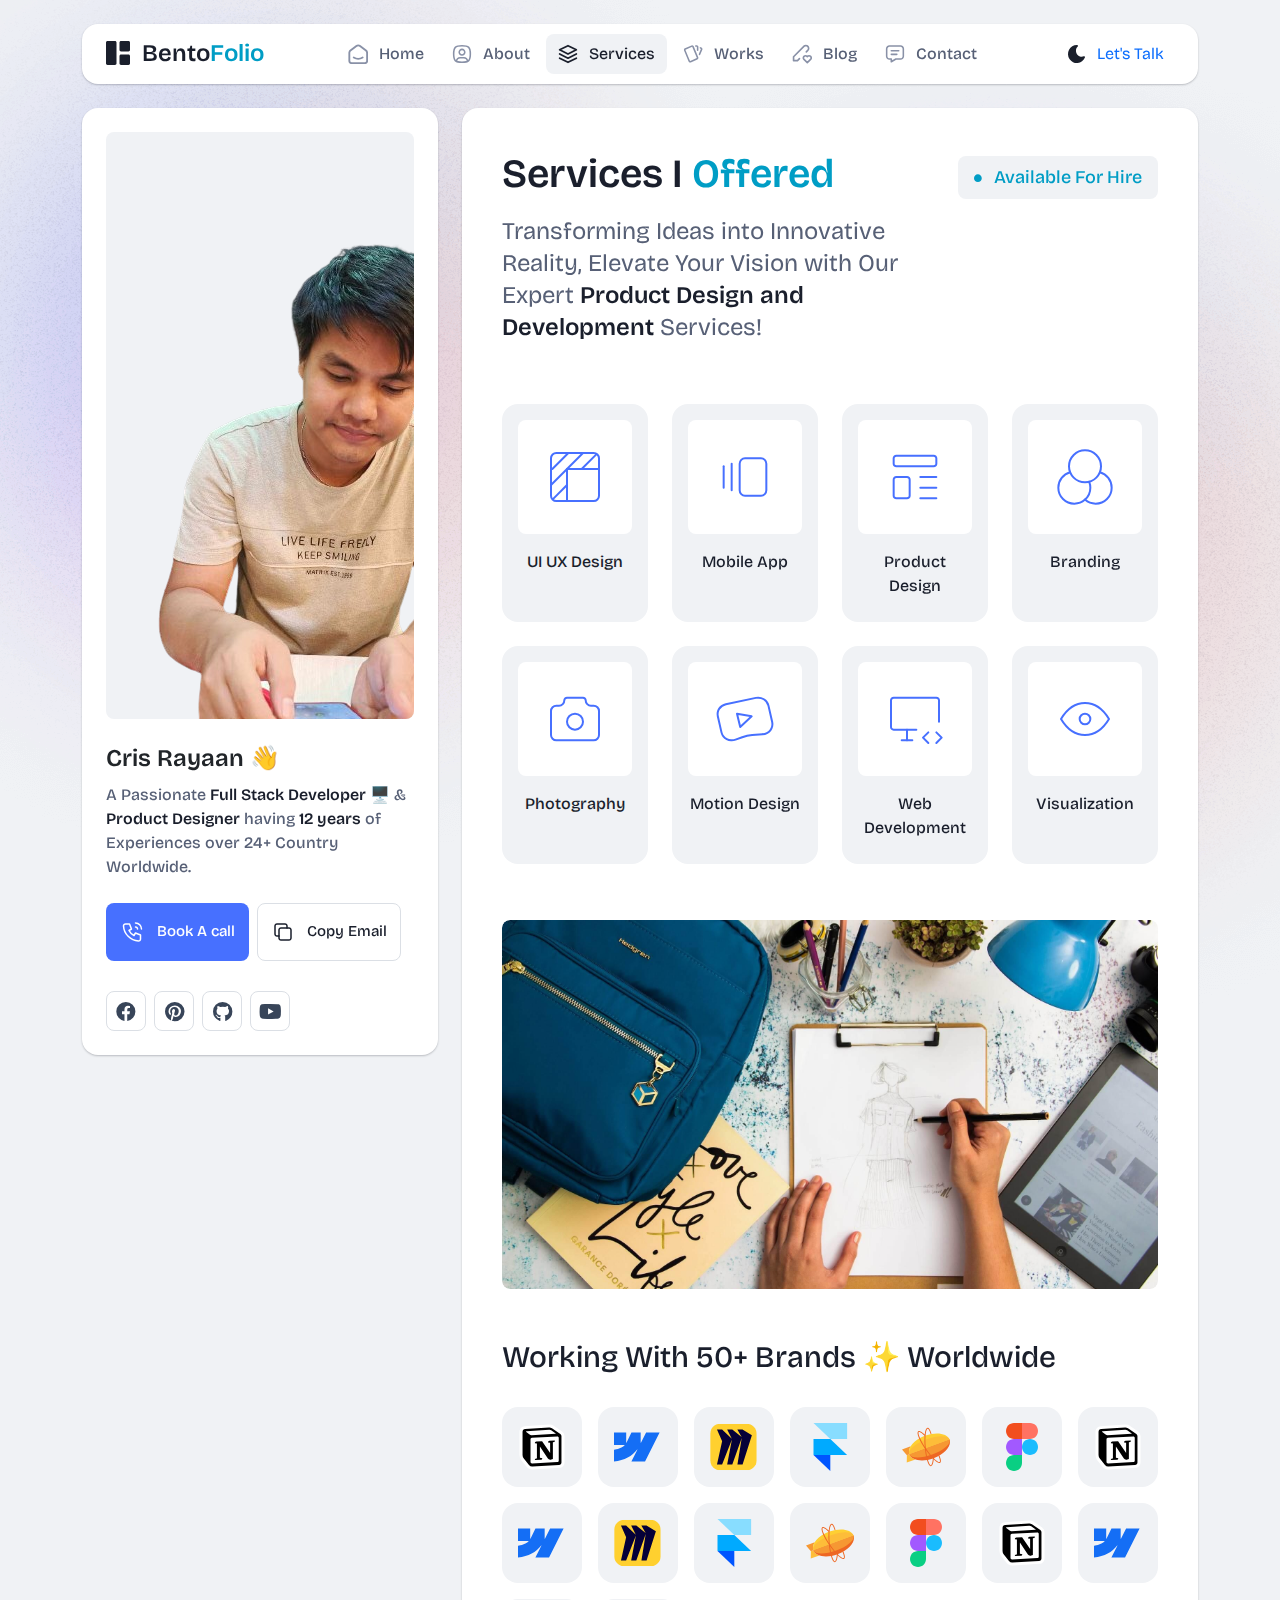
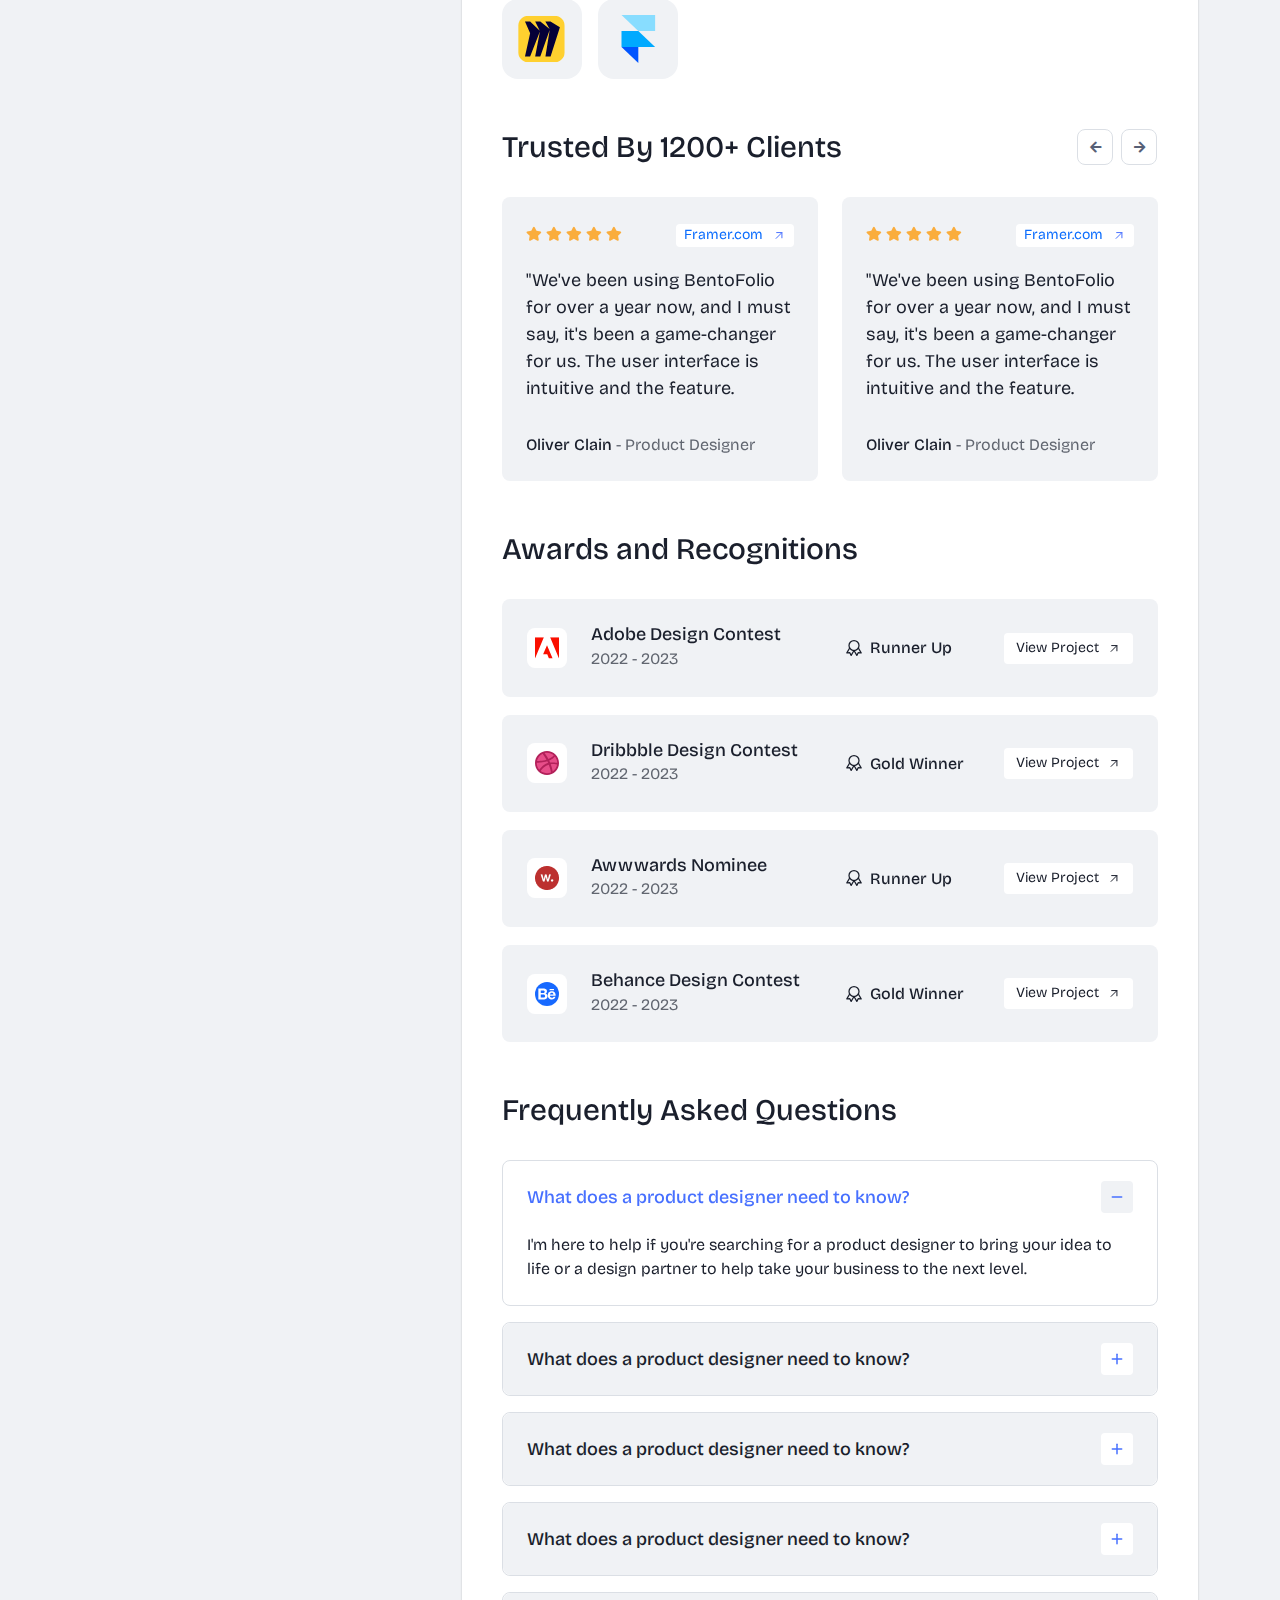
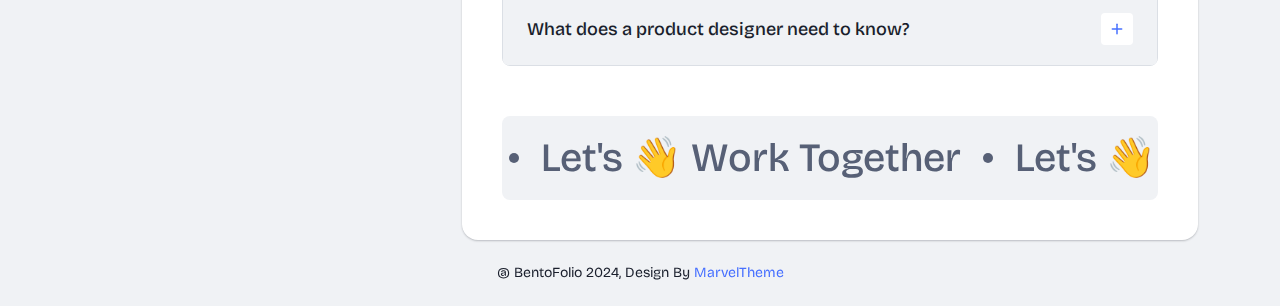
<file: services.html>
<!DOCTYPE html>
<html lang="en">


<!-- Mirrored from marveltheme.com/tf/html/bentofolio-html/services.html by HTTrack Website Copier/3.x [XR&CO'2014], Sat, 04 May 2024 09:45:54 GMT -->
<head>
  <meta charset="UTF-8">
  <meta http-equiv="X-UA-Compatible" content="IE=edge">
  <title>Bentofolio - Bootstrap Personal Portfolio Template</title>
  <meta name="description" content="Bentofolio - Bootstrap Personal Portfolio Template">
  <meta name="viewport" content="width=device-width, initial-scale=1">

  <link rel="shortcut icon" type="image/x-icon" href="assets/img/favicon.svg">
  <!-- Place favicon.ico in the root directory -->

  <!-- CSS here -->
  <link rel="stylesheet" href="assets/css/bootstrap.min.css">
  <link rel="stylesheet" href="assets/fontawsome/css/all.min.css">
  <link rel="stylesheet" href="assets/fontawsome/css/fontawesome.min.css">
  <link rel="stylesheet" href="assets/css/slick.css">
  <link rel="stylesheet" href="assets/css/magnific-popup.css">
  <link rel="stylesheet" href="assets/css/style.css">
  <link rel="stylesheet" href="assets/css/responsive.css">
</head>

<body>
  <div id="page-content">
    <!-- header part start -->
    <header class="header-area">
      <nav class="navbar">
        <div class="container">
          <div class="menu-container">
            <div class="logo">
              <a class="navbar-brand me-0" href="index-2.html">
                <svg width="24" height="24" viewBox="0 0 24 24" fill="none" xmlns="http://www.w3.org/2000/svg">
                  <path
                    d="M0 1.5C0 1.10218 0.158035 0.720644 0.43934 0.43934C0.720644 0.158035 1.10218 0 1.5 0L9 0C9.39782 0 9.77936 0.158035 10.0607 0.43934C10.342 0.720644 10.5 1.10218 10.5 1.5V22.5C10.5 22.8978 10.342 23.2794 10.0607 23.5607C9.77936 23.842 9.39782 24 9 24H1.5C1.10218 24 0.720644 23.842 0.43934 23.5607C0.158035 23.2794 0 22.8978 0 22.5V1.5ZM13.5 1.5C13.5 1.10218 13.658 0.720644 13.9393 0.43934C14.2206 0.158035 14.6022 0 15 0L22.5 0C22.8978 0 23.2794 0.158035 23.5607 0.43934C23.842 0.720644 24 1.10218 24 1.5V9C24 9.39782 23.842 9.77936 23.5607 10.0607C23.2794 10.342 22.8978 10.5 22.5 10.5H15C14.6022 10.5 14.2206 10.342 13.9393 10.0607C13.658 9.77936 13.5 9.39782 13.5 9V1.5ZM13.5 15C13.5 14.6022 13.658 14.2206 13.9393 13.9393C14.2206 13.658 14.6022 13.5 15 13.5H22.5C22.8978 13.5 23.2794 13.658 23.5607 13.9393C23.842 14.2206 24 14.6022 24 15V22.5C24 22.8978 23.842 23.2794 23.5607 23.5607C23.2794 23.842 22.8978 24 22.5 24H15C14.6022 24 14.2206 23.842 13.9393 23.5607C13.658 23.2794 13.5 22.8978 13.5 22.5V15Z"
                    class="logo-icon" />
                </svg>
                <span>Bento<span class="primary">Folio</span></span>
              </a>
            </div>
            <div class="navbar-main d-flex flex-grow-1">
              <div class="logo inner-logo d-block d-xl-none">
                <a class="navbar-brand me-0" href="index-2.html">
                  <svg width="24" height="24" viewBox="0 0 24 24" fill="none" xmlns="http://www.w3.org/2000/svg">
                    <path
                      d="M0 1.5C0 1.10218 0.158035 0.720644 0.43934 0.43934C0.720644 0.158035 1.10218 0 1.5 0L9 0C9.39782 0 9.77936 0.158035 10.0607 0.43934C10.342 0.720644 10.5 1.10218 10.5 1.5V22.5C10.5 22.8978 10.342 23.2794 10.0607 23.5607C9.77936 23.842 9.39782 24 9 24H1.5C1.10218 24 0.720644 23.842 0.43934 23.5607C0.158035 23.2794 0 22.8978 0 22.5V1.5ZM13.5 1.5C13.5 1.10218 13.658 0.720644 13.9393 0.43934C14.2206 0.158035 14.6022 0 15 0L22.5 0C22.8978 0 23.2794 0.158035 23.5607 0.43934C23.842 0.720644 24 1.10218 24 1.5V9C24 9.39782 23.842 9.77936 23.5607 10.0607C23.2794 10.342 22.8978 10.5 22.5 10.5H15C14.6022 10.5 14.2206 10.342 13.9393 10.0607C13.658 9.77936 13.5 9.39782 13.5 9V1.5ZM13.5 15C13.5 14.6022 13.658 14.2206 13.9393 13.9393C14.2206 13.658 14.6022 13.5 15 13.5H22.5C22.8978 13.5 23.2794 13.658 23.5607 13.9393C23.842 14.2206 24 14.6022 24 15V22.5C24 22.8978 23.842 23.2794 23.5607 23.5607C23.2794 23.842 22.8978 24 22.5 24H15C14.6022 24 14.2206 23.842 13.9393 23.5607C13.658 23.2794 13.5 22.8978 13.5 22.5V15Z"
                      class="logo-icon" />
                  </svg>
                  <span>Bento<span class="primary">Folio</span></span>
                </a>
              </div>
              <ul class="navbar-info mx-auto">
                <li class="nav-item">
                  <a class="nav-link" aria-current="page" href="index-2.html">
                    <svg class="nav-icon" viewBox="0 0 15 15" fill="none" xmlns="http://www.w3.org/2000/svg">
                      <path
                        d="M13.475 4.92481L9.03083 1.46814C8.64082 1.16473 8.1608 1 7.66667 1C7.17254 1 6.69251 1.16473 6.3025 1.46814L1.8575 4.92481C1.59037 5.13254 1.37424 5.39858 1.22563 5.7026C1.07701 6.00662 0.99984 6.34058 1 6.67897V12.679C1 13.121 1.17559 13.5449 1.48816 13.8575C1.80072 14.17 2.22464 14.3456 2.66667 14.3456H12.6667C13.1087 14.3456 13.5326 14.17 13.8452 13.8575C14.1577 13.5449 14.3333 13.121 14.3333 12.679V6.67897C14.3333 5.99314 14.0167 5.34564 13.475 4.92481Z"
                        stroke-width="1.4" stroke-linecap="round" stroke-linejoin="round" />
                      <path d="M10.9753 10.1665C9.13359 11.2773 6.14859 11.2773 4.30859 10.1665" stroke-width="1.4"
                        stroke-linecap="round" stroke-linejoin="round" />
                    </svg>

                    <span>Home</span>
                  </a>
                </li>
                <li class="nav-item">
                  <a class="nav-link" href="about.html">
                    <svg class="nav-icon" viewBox="0 0 18 18" fill="none" xmlns="http://www.w3.org/2000/svg">
                      <path
                        d="M9 9.8335C9.66304 9.8335 10.2989 9.5701 10.7678 9.10126C11.2366 8.63242 11.5 7.99654 11.5 7.3335C11.5 6.67045 11.2366 6.03457 10.7678 5.56573C10.2989 5.09689 9.66304 4.8335 9 4.8335C8.33696 4.8335 7.70107 5.09689 7.23223 5.56573C6.76339 6.03457 6.5 6.67045 6.5 7.3335C6.5 7.99654 6.76339 8.63242 7.23223 9.10126C7.70107 9.5701 8.33696 9.8335 9 9.8335Z"
                        stroke-width="1.4" stroke-linecap="round" stroke-linejoin="round" />
                      <path
                        d="M9 1.5C15 1.5 16.5 3 16.5 9C16.5 15 15 16.5 9 16.5C3 16.5 1.5 15 1.5 9C1.5 3 3 1.5 9 1.5Z"
                        stroke-width="1.4" stroke-linecap="round" stroke-linejoin="round" />
                      <path
                        d="M4 15.7085V15.6668C4 14.7828 4.35119 13.9349 4.97631 13.3098C5.60143 12.6847 6.44928 12.3335 7.33333 12.3335H10.6667C11.5507 12.3335 12.3986 12.6847 13.0237 13.3098C13.6488 13.9349 14 14.7828 14 15.6668V15.7085"
                        stroke-width="1.4" stroke-linecap="round" stroke-linejoin="round" />
                    </svg>
                    About
                  </a>
                </li>
                <li class="nav-item">
                  <a class="nav-link active" href="services.html">
                    <svg class="nav-icon" viewBox="0 0 16 16" fill="none" xmlns="http://www.w3.org/2000/svg">
                      <path d="M7.99967 1.3335L1.33301 4.66683L7.99967 8.00016L14.6663 4.66683L7.99967 1.3335Z"
                        stroke-width="1.4" stroke-linecap="round" stroke-linejoin="round" />
                      <path d="M1.33301 8L7.99967 11.3333L14.6663 8" stroke-width="1.4" stroke-linecap="round"
                        stroke-linejoin="round" />
                      <path d="M1.33301 11.3335L7.99967 14.6668L14.6663 11.3335" stroke-width="1.4"
                        stroke-linecap="round" stroke-linejoin="round" />
                    </svg>
                    Services
                  </a>
                </li>
                <li class="nav-item">
                  <a class="nav-link" href="portfolio.html">
                    <svg class="nav-icon" viewBox="0 0 18 17" fill="none" xmlns="http://www.w3.org/2000/svg">
                      <path
                        d="M2.00326 3.99733L7.95159 1.40649C8.04974 1.36442 8.15533 1.34243 8.26212 1.34181C8.3689 1.34119 8.47473 1.36196 8.57337 1.40289C8.67201 1.44382 8.76145 1.50408 8.83642 1.58013C8.9114 1.65617 8.97039 1.74646 9.00992 1.84566L13.1133 11.764C13.1985 11.9651 13.2014 12.1917 13.1213 12.3949C13.0412 12.5982 12.8845 12.7618 12.6849 12.8507L6.73742 15.4415C6.63922 15.4837 6.53356 15.5058 6.42668 15.5065C6.3198 15.5072 6.21387 15.4864 6.11514 15.4455C6.0164 15.4046 5.92688 15.3442 5.85184 15.2681C5.7768 15.192 5.71778 15.1016 5.67826 15.0023L1.57492 5.08316C1.48963 4.88204 1.48673 4.65546 1.56684 4.45222C1.64696 4.24898 1.80367 4.08616 2.00326 3.99733Z"
                        stroke-width="1.4" stroke-linecap="round" stroke-linejoin="round" />
                      <path
                        d="M11.5 1.3335H12.3333C12.5543 1.3335 12.7663 1.42129 12.9226 1.57757C13.0789 1.73385 13.1667 1.94582 13.1667 2.16683V5.0835"
                        stroke-width="1.4" stroke-linecap="round" stroke-linejoin="round" />
                      <path
                        d="M15.6663 3C15.8863 3.09333 16.0997 3.18083 16.3063 3.2625C16.5098 3.34882 16.6706 3.51241 16.7534 3.71729C16.8362 3.92217 16.8343 4.15155 16.748 4.355L14.833 8.83334"
                        stroke-width="1.4" stroke-linecap="round" stroke-linejoin="round" />
                    </svg>
                    Works
                  </a>
                </li>
                <li class="nav-item">
                  <a class="nav-link" href="blog.html">
                    <svg class="nav-icon" viewBox="0 0 17 16" fill="none" xmlns="http://www.w3.org/2000/svg">
                      <path
                        d="M12.1663 6.16676L13.4163 4.91676C13.6352 4.69789 13.8088 4.43805 13.9273 4.15208C14.0457 3.86612 14.1067 3.55962 14.1067 3.25009C14.1067 2.94056 14.0457 2.63406 13.9273 2.3481C13.8088 2.06213 13.6352 1.80229 13.4163 1.58342C13.1975 1.36455 12.9376 1.19094 12.6517 1.07248C12.3657 0.954033 12.0592 0.893066 11.7497 0.893066C11.4401 0.893066 11.1336 0.954033 10.8477 1.07248C10.5617 1.19094 10.3019 1.36455 10.083 1.58342L1.33301 10.3334V13.6668H4.66634L6.33301 12.0001"
                        stroke-width="1.4" stroke-linecap="round" stroke-linejoin="round" />
                      <path
                        d="M13.0004 15.3335L15.7921 12.5968C15.9633 12.4307 16.0995 12.232 16.1926 12.0124C16.2857 11.7927 16.3339 11.5567 16.3343 11.3181C16.3347 11.0796 16.2873 10.8434 16.1948 10.6235C16.1024 10.4035 15.9669 10.2044 15.7963 10.0377C15.448 9.69712 14.9806 9.50602 14.4935 9.50509C14.0065 9.50415 13.5383 9.69346 13.1888 10.0327L13.0021 10.216L12.8163 10.0327C12.4681 9.69237 12.0008 9.50143 11.5139 9.50049C11.0271 9.49956 10.5591 9.68871 10.2096 10.0277C10.0383 10.1937 9.9021 10.3924 9.80891 10.612C9.71572 10.8316 9.66746 11.0677 9.667 11.3062C9.66653 11.5447 9.71386 11.781 9.80619 12.0009C9.89853 12.2209 10.034 12.4201 10.2046 12.5868L13.0004 15.3335Z"
                        stroke-width="1.4" stroke-linecap="round" stroke-linejoin="round" />
                    </svg>
                    Blog
                  </a>
                </li>
                <li class="nav-item">
                  <a class="nav-link" href="contact.html">
                    <svg class="nav-icon" viewBox="0 0 18 17" fill="none" xmlns="http://www.w3.org/2000/svg">
                      <path d="M5.66699 5.5H12.3337" stroke-width="1.4" stroke-linecap="round"
                        stroke-linejoin="round" />
                      <path d="M5.66699 8.8335H10.667" stroke-width="1.4" stroke-linecap="round"
                        stroke-linejoin="round" />
                      <path
                        d="M14 1.3335C14.663 1.3335 15.2989 1.59689 15.7678 2.06573C16.2366 2.53457 16.5 3.17045 16.5 3.8335V10.5002C16.5 11.1632 16.2366 11.7991 15.7678 12.2679C15.2989 12.7368 14.663 13.0002 14 13.0002H9.83333L5.66667 15.5002V13.0002H4C3.33696 13.0002 2.70107 12.7368 2.23223 12.2679C1.76339 11.7991 1.5 11.1632 1.5 10.5002V3.8335C1.5 3.17045 1.76339 2.53457 2.23223 2.06573C2.70107 1.59689 3.33696 1.3335 4 1.3335H14Z"
                        stroke-width="1.4" stroke-linecap="round" stroke-linejoin="round" />
                    </svg>
                    Contact
                  </a>
                </li>
              </ul>
              <div class="header-right-info d-flex align-items-center">
                <button class="theme-control-btn">
                  <span class="dark">
                    <svg width="24" height="24" viewBox="0 0 24 24" fill="none" xmlns="http://www.w3.org/2000/svg">
                      <path
                        d="M11.8005 3C10.207 3.0003 8.64356 3.44286 7.27683 4.28049C5.91011 5.11811 4.79139 6.31937 4.04002 7.75612C3.28865 9.19288 2.93281 10.8112 3.01046 12.4386C3.08811 14.0659 3.59633 15.6411 4.48091 16.9963C5.3655 18.3514 6.59326 19.4356 8.03324 20.1333C9.47322 20.8309 11.0714 21.1157 12.6573 20.9574C14.2432 20.7991 15.7573 20.2036 17.0381 19.2344C18.319 18.2652 19.3185 16.9587 19.9301 15.4542C20.2302 14.7162 19.5111 13.9746 18.7875 14.2752C17.5475 14.7888 16.1706 14.8418 14.8963 14.425C13.622 14.0082 12.5308 13.1479 11.8126 11.9937C11.0943 10.8396 10.7943 9.4645 10.9648 8.10764C11.1353 6.75077 11.7655 5.49792 12.7458 4.5669L12.8136 4.4949C13.2986 3.9279 12.913 3.0072 12.1464 3.0072H11.9122L11.8524 3.0018L11.7996 3H11.8005Z"
                        fill="#1A1F2C" />
                    </svg>
                    <small class="theme-text d-block d-xl-none">Change appearance</small>
                  </span>
                  <span class="light">
                    <svg width="24" height="24" viewBox="0 0 24 24" fill="none" xmlns="http://www.w3.org/2000/svg">
                      <path
                        d="M12 19C12.2449 19 12.4813 19.09 12.6644 19.2527C12.8474 19.4155 12.9643 19.6397 12.993 19.883L13 20V21C12.9997 21.2549 12.9021 21.5 12.7272 21.6854C12.5522 21.8707 12.313 21.9822 12.0586 21.9972C11.8042 22.0121 11.5536 21.9293 11.3582 21.7657C11.1627 21.6021 11.0371 21.3701 11.007 21.117L11 21V20C11 19.7348 11.1054 19.4804 11.2929 19.2929C11.4804 19.1054 11.7348 19 12 19Z"
                        fill="#FD7E41" />
                      <path
                        d="M18.3127 16.9099L18.4067 16.9929L19.1067 17.6929C19.2861 17.8729 19.3902 18.1144 19.398 18.3683C19.4057 18.6223 19.3165 18.8697 19.1485 19.0602C18.9804 19.2508 18.7462 19.3702 18.4933 19.3943C18.2403 19.4184 17.9877 19.3454 17.7867 19.1899L17.6927 19.1069L16.9927 18.4069C16.8202 18.2347 16.7165 18.0053 16.7012 17.7619C16.6859 17.5186 16.76 17.278 16.9097 17.0855C17.0593 16.893 17.2741 16.7618 17.5137 16.7166C17.7533 16.6713 18.0012 16.7152 18.2107 16.8399L18.3127 16.9099Z"
                        fill="#FD7E41" />
                      <path
                        d="M7.00747 16.993C7.17965 17.1652 7.28308 17.3943 7.29836 17.6373C7.31364 17.8803 7.23972 18.1206 7.09047 18.313L7.00747 18.407L6.30747 19.107C6.12751 19.2863 5.88604 19.3905 5.63209 19.3982C5.37814 19.406 5.13076 19.3168 4.94019 19.1487C4.74963 18.9807 4.63017 18.7464 4.60607 18.4935C4.58198 18.2406 4.65506 17.988 4.81047 17.787L4.89347 17.693L5.59347 16.993C5.781 16.8055 6.03531 16.7002 6.30047 16.7002C6.56563 16.7002 6.81994 16.8055 7.00747 16.993Z"
                        fill="#FD7E41" />
                      <path
                        d="M3.99987 11C4.25475 11.0003 4.4999 11.0979 4.68524 11.2728C4.87057 11.4478 4.9821 11.687 4.99704 11.9414C5.01198 12.1958 4.92919 12.4464 4.7656 12.6418C4.60201 12.8373 4.36996 12.9629 4.11687 12.993L3.99987 13H2.99987C2.74499 12.9997 2.49984 12.9021 2.3145 12.7272C2.12916 12.5522 2.01763 12.313 2.0027 12.0586C1.98776 11.8042 2.07054 11.5536 2.23413 11.3582C2.39772 11.1627 2.62977 11.0371 2.88287 11.007L2.99987 11H3.99987Z"
                        fill="#FD7E41" />
                      <path
                        d="M20.9999 11C21.2547 11.0003 21.4999 11.0979 21.6852 11.2728C21.8706 11.4478 21.9821 11.687 21.997 11.9414C22.012 12.1958 21.9292 12.4464 21.7656 12.6418C21.602 12.8373 21.37 12.9629 21.1169 12.993L20.9999 13H19.9999C19.745 12.9997 19.4998 12.9021 19.3145 12.7272C19.1292 12.5522 19.0176 12.313 19.0027 12.0586C18.9878 11.8042 19.0705 11.5536 19.2341 11.3582C19.3977 11.1627 19.6298 11.0371 19.8829 11.007L19.9999 11H20.9999Z"
                        fill="#FD7E41" />
                      <path
                        d="M6.21264 4.80985L6.30664 4.89285L7.00664 5.59285C7.18599 5.77281 7.29011 6.01429 7.29787 6.26824C7.30562 6.52219 7.21642 6.76957 7.04839 6.96013C6.88036 7.1507 6.64609 7.27016 6.39316 7.29425C6.14024 7.31834 5.88763 7.24526 5.68664 7.08985L5.59264 7.00685L4.89264 6.30685C4.72073 6.13453 4.61757 5.90543 4.6025 5.66248C4.58744 5.41954 4.6615 5.17945 4.8108 4.98721C4.9601 4.79497 5.1744 4.66378 5.41351 4.61824C5.65262 4.57271 5.90013 4.61594 6.10964 4.73985L6.21264 4.80985Z"
                        fill="#FD7E41" />
                      <path
                        d="M19.1071 4.89288C19.2793 5.06508 19.3827 5.29418 19.398 5.5372C19.4132 5.78023 19.3393 6.02048 19.1901 6.21288L19.1071 6.30688L18.4071 7.00688C18.2271 7.18623 17.9856 7.29036 17.7317 7.29811C17.4777 7.30587 17.2304 7.21667 17.0398 7.04864C16.8492 6.8806 16.7298 6.64633 16.7057 6.39341C16.6816 6.14049 16.7547 5.88788 16.9101 5.68688L16.9931 5.59288L17.6931 4.89288C17.8806 4.70541 18.1349 4.6001 18.4001 4.6001C18.6652 4.6001 18.9196 4.70541 19.1071 4.89288Z"
                        fill="#FD7E41" />
                      <path
                        d="M12 2C12.2449 2.00003 12.4813 2.08996 12.6644 2.25272C12.8474 2.41547 12.9643 2.63975 12.993 2.883L13 3V4C12.9997 4.25488 12.9021 4.50003 12.7272 4.68537C12.5522 4.8707 12.313 4.98223 12.0586 4.99717C11.8042 5.01211 11.5536 4.92933 11.3582 4.76573C11.1627 4.60214 11.0371 4.3701 11.007 4.117L11 4V3C11 2.73478 11.1054 2.48043 11.2929 2.29289C11.4804 2.10536 11.7348 2 12 2Z"
                        fill="#FD7E41" />
                      <path
                        d="M12 7C12.9797 6.99994 13.9378 7.28769 14.7553 7.8275C15.5729 8.36731 16.2138 9.1354 16.5986 10.0364C16.9833 10.9373 17.0949 11.9315 16.9195 12.8953C16.7441 13.8592 16.2893 14.7502 15.6118 15.4579C14.9343 16.1655 14.0638 16.6585 13.1085 16.8756C12.1532 17.0928 11.1552 17.0245 10.2383 16.6793C9.3215 16.334 8.52629 15.7271 7.95146 14.9338C7.37663 14.1405 7.04752 13.1958 7.005 12.217L7 12L7.005 11.783C7.06092 10.4958 7.61161 9.27978 8.54222 8.38866C9.47284 7.49754 10.7115 7.00007 12 7Z"
                        fill="#FD7E41" />
                    </svg>
                    <small class="theme-text d-block d-xl-none">Change appearance</small>
                  </span>
                </button>
                <a href="contact.html" class="lets-talk-btn">
                  Let's Talk
                  <svg class="icon" width="20" height="20" viewBox="0 0 20 20" fill="none"
                    xmlns="http://www.w3.org/2000/svg">
                    <path d="M17.5 11.6665V6.6665H12.5" stroke="white" stroke-width="1.5" stroke-linecap="round"
                      stroke-linejoin="round" />
                    <path d="M17.5 6.6665L10 14.1665L2.5 6.6665" stroke="white" stroke-width="1.5"
                      stroke-linecap="round" stroke-linejoin="round" />
                  </svg>
                </a>
              </div>
            </div>
            <div class="mobile-menu-overlay d-block d-lg-none"></div>
            <div class="mobile-menu-control-bar d-block d-xl-none">
              <button class="mobile-menu-control-bar">
                <i class="fas fa-bars"></i>
              </button>
            </div>
          </div>
        </div>
      </nav>
    </header>
    <!-- header part end -->

    <!-- main area part start -->
    <main>

      <section class="content-box-area mt-4">
        <div class="container">
          <div class="row g-4">
            <div class="col-xl-4">
              <div class="card profile-card">
                <div class="card-body">
                  <div class="image text-center">
                    <img src="assets/img/images/profile.png" alt="profile">
                  </div>
                  <div class="text">
                    <h3 class="card-title">Cris Rayaan 👋</h3>
                    <p>A Passionate <span>Full Stack Developer</span> 🖥️ & <span>Product Designer</span> having
                      <span>12
                        years</span> of Experiences over 24+
                      Country Worldwide.</p>
                    <div class="common-button-groups">
                      <a class="btn btn-call" href="#">
                        <svg class="icon" width="25" height="24" viewBox="0 0 25 24" fill="none"
                          xmlns="http://www.w3.org/2000/svg">
                          <path
                            d="M5.5 4H9.5L11.5 9L9 10.5C10.071 12.6715 11.8285 14.429 14 15.5L15.5 13L20.5 15V19C20.5 19.5304 20.2893 20.0391 19.9142 20.4142C19.5391 20.7893 19.0304 21 18.5 21C14.5993 20.763 10.9202 19.1065 8.15683 16.3432C5.3935 13.5798 3.73705 9.90074 3.5 6C3.5 5.46957 3.71071 4.96086 4.08579 4.58579C4.46086 4.21071 4.96957 4 5.5 4Z"
                            stroke="white" stroke-width="1.5" stroke-linecap="round" stroke-linejoin="round" />
                          <path
                            d="M15.5 7C16.0304 7 16.5391 7.21071 16.9142 7.58579C17.2893 7.96086 17.5 8.46957 17.5 9"
                            stroke="white" stroke-width="1.5" stroke-linecap="round" stroke-linejoin="round" />
                          <path d="M15.5 3C17.0913 3 18.6174 3.63214 19.7426 4.75736C20.8679 5.88258 21.5 7.4087 21.5 9"
                            stroke="white" stroke-width="1.5" stroke-linecap="round" stroke-linejoin="round" />
                        </svg>
                        Book A call
                      </a>
                      <button class="btn btn-copy" data-clipboard-text="example@example.com">
                        <svg class="icon" width="24" height="24" viewBox="0 0 24 24" fill="none"
                          xmlns="http://www.w3.org/2000/svg">
                          <path
                            d="M8 10C8 9.46957 8.21071 8.96086 8.58579 8.58579C8.96086 8.21071 9.46957 8 10 8H18C18.5304 8 19.0391 8.21071 19.4142 8.58579C19.7893 8.96086 20 9.46957 20 10V18C20 18.5304 19.7893 19.0391 19.4142 19.4142C19.0391 19.7893 18.5304 20 18 20H10C9.46957 20 8.96086 19.7893 8.58579 19.4142C8.21071 19.0391 8 18.5304 8 18V10Z"
                            stroke-width="1.5" stroke-linecap="round" stroke-linejoin="round" />
                          <path
                            d="M16 8V6C16 5.46957 15.7893 4.96086 15.4142 4.58579C15.0391 4.21071 14.5304 4 14 4H6C5.46957 4 4.96086 4.21071 4.58579 4.58579C4.21071 4.96086 4 5.46957 4 6V14C4 14.5304 4.21071 15.0391 4.58579 15.4142C4.96086 15.7893 5.46957 16 6 16H8"
                            stroke-width="1.5" stroke-linecap="round" stroke-linejoin="round" />
                        </svg>
                        Copy Email
                      </button>
                    </div>
                    <div class="social-media-icon">
                      <ul class="list-unstyled">
                        <li><a href="#"><i class="fab fa-facebook"></i></a></li>
                        <li><a href="#"><i class="fab fa-pinterest"></i></a></li>
                        <li><a href="#"><i class="fab fa-github"></i></a></li>
                        <li><a href="#"><i class="fab fa-youtube"></i></a></li>
                      </ul>
                    </div>
                  </div>
                </div>
              </div>
            </div>
            <div class="col-xl-8">
              <div class="card content-box-card">
                <div class="card-body">
                  <div class="top-info">
                    <div class="text">
                      <h1 class="main-title">Services I <span>Offered</span></h1>
                      <p>Transforming Ideas into Innovative Reality, Elevate Your Vision with Our Expert <b>Product
                          Design and Development</b> Services!</p>
                    </div>
                    <div class="available-btn">
                      <span><i class="fas fa-circle"></i> Available For Hire</span>
                    </div>
                  </div>
                  <div class="services">
                    <div class="row g-4">
                      <div class="col-md-3 col-sm-6 col-6">
                        <div class="services-item text-center">
                          <div class="image">
                            <img src="assets/img/icons/ui-ux.svg" alt="ui-ux">
                          </div>
                          <div class="text">
                            <h3 class="title">UI UX Design</h3>
                          </div>
                        </div>
                      </div>
                      <div class="col-md-3 col-sm-6 col-6">
                        <div class="services-item text-center">
                          <div class="image">
                            <img src="assets/img/icons/app.svg" alt="app">
                          </div>
                          <div class="text">
                            <h3 class="title">Mobile App</h3>
                          </div>
                        </div>
                      </div>
                      <div class="col-md-3 col-sm-6 col-6">
                        <div class="services-item text-center">
                          <div class="image">
                            <img src="assets/img/icons/prd-design.svg" alt="prd-design">
                          </div>
                          <div class="text">
                            <h3 class="title">Product Design</h3>
                          </div>
                        </div>
                      </div>
                      <div class="col-md-3 col-sm-6 col-6">
                        <div class="services-item text-center">
                          <div class="image">
                            <img src="assets/img/icons/branding.svg" alt="branding">
                          </div>
                          <div class="text">
                            <h3 class="title">Branding</h3>
                          </div>
                        </div>
                      </div>
                      <div class="col-md-3 col-sm-6 col-6">
                        <div class="services-item text-center">
                          <div class="image">
                            <img src="assets/img/icons/camera.svg" alt="camera">
                          </div>
                          <div class="text">
                            <h3 class="title">Photography</h3>
                          </div>
                        </div>
                      </div>
                      <div class="col-md-3 col-sm-6 col-6">
                        <div class="services-item text-center">
                          <div class="image">
                            <img src="assets/img/icons/youtube.svg" alt="youtube">
                          </div>
                          <div class="text">
                            <h3 class="title">Motion Design</h3>
                          </div>
                        </div>
                      </div>
                      <div class="col-md-3 col-sm-6 col-6">
                        <div class="services-item text-center">
                          <div class="image">
                            <img src="assets/img/icons/web-development.svg" alt="web-development">
                          </div>
                          <div class="text">
                            <h3 class="title">Web Development</h3>
                          </div>
                        </div>
                      </div>
                      <div class="col-md-3 col-sm-6 col-6">
                        <div class="services-item text-center">
                          <div class="image">
                            <img src="assets/img/icons/view.svg" alt="view">
                          </div>
                          <div class="text">
                            <h3 class="title">Visualization</h3>
                          </div>
                        </div>
                      </div>
                    </div>
                    <div class="block-image">
                      <img src="assets/img/blog/blog-img-1.jpg" alt="blog-img-1" class="img-fluid w-100">
                    </div>
                  </div>
                  <div class="working-with-area">
                    <h2 class="main-common-title">Working With 50+ Brands ✨ Worldwide
                    </h2>
                    <div class="working-with-main">
                      <div class="items">
                        <img src="assets/img/icons/notion.svg" alt="notion">
                      </div>
                      <div class="items">
                        <img src="assets/img/icons/webflow.svg" alt="webflow">
                      </div>
                      <div class="items">
                        <img src="assets/img/icons/mico.svg" alt="mico">
                      </div>
                      <div class="items">
                        <img src="assets/img/icons/framer.svg" alt="framer">
                      </div>
                      <div class="items">
                        <img src="assets/img/icons/zeplin.svg" alt="zeplin">
                      </div>
                      <div class="items">
                        <img src="assets/img/icons/figma.svg" alt="figma">
                      </div>
                      <div class="items">
                        <img src="assets/img/icons/notion.svg" alt="notion">
                      </div>
                      <div class="items">
                        <img src="assets/img/icons/webflow.svg" alt="webflow">
                      </div>
                      <div class="items">
                        <img src="assets/img/icons/mico.svg" alt="mico">
                      </div>
                      <div class="items">
                        <img src="assets/img/icons/framer.svg" alt="framer">
                      </div>
                      <div class="items">
                        <img src="assets/img/icons/zeplin.svg" alt="zeplin">
                      </div>
                      <div class="items">
                        <img src="assets/img/icons/figma.svg" alt="figma">
                      </div>
                      <div class="items">
                        <img src="assets/img/icons/notion.svg" alt="notion">
                      </div>
                      <div class="items">
                        <img src="assets/img/icons/webflow.svg" alt="webflow">
                      </div>
                      <div class="items">
                        <img src="assets/img/icons/mico.svg" alt="mico">
                      </div>
                      <div class="items">
                        <img src="assets/img/icons/framer.svg" alt="framer">
                      </div>
                    </div>
                  </div>
                  <div class="client-feedback">
                    <h2 class="main-common-title">Trusted By 1200+ Clients
                    </h2>
                    <div class="row client-feedback-slider">
                      <div class="col-lg-6">
                        <div class="feedback-item">
                          <div class="feedback-top-info">
                            <div class="rating">
                              <i class="fas fa-star"></i>
                              <i class="fas fa-star"></i>
                              <i class="fas fa-star"></i>
                              <i class="fas fa-star"></i>
                              <i class="fas fa-star"></i>
                            </div>
                            <div class="website">
                              <a href="#">Framer.com
                                <svg class="arrow-up" width="14" height="15" viewBox="0 0 14 15" fill="none"
                                  xmlns="http://www.w3.org/2000/svg">
                                  <path d="M9.91634 4.5835L4.08301 10.4168" stroke-linecap="round"
                                    stroke-linejoin="round" />
                                  <path d="M4.66699 4.5835H9.91699V9.8335" stroke-linecap="round"
                                    stroke-linejoin="round" />
                                </svg>
                              </a>
                            </div>
                          </div>
                          <div class="details">
                            <p>
                              "We've been using BentoFolio for over a year now, and I must say, it's been a game-changer
                              for us. The user interface is intuitive and the feature.
                            </p>
                          </div>
                          <div class="designation">
                            <p><span>Oliver Clain</span> - Product Designer</p>
                          </div>
                        </div>
                      </div>
                      <div class="col-lg-6">
                        <div class="feedback-item">
                          <div class="feedback-top-info">
                            <div class="rating">
                              <i class="fas fa-star"></i>
                              <i class="fas fa-star"></i>
                              <i class="fas fa-star"></i>
                              <i class="fas fa-star"></i>
                              <i class="fas fa-star"></i>
                            </div>
                            <div class="website">
                              <a href="#">Framer.com
                                <svg class="arrow-up" width="14" height="15" viewBox="0 0 14 15" fill="none"
                                  xmlns="http://www.w3.org/2000/svg">
                                  <path d="M9.91634 4.5835L4.08301 10.4168" stroke-linecap="round"
                                    stroke-linejoin="round" />
                                  <path d="M4.66699 4.5835H9.91699V9.8335" stroke-linecap="round"
                                    stroke-linejoin="round" />
                                </svg>
                              </a>
                            </div>
                          </div>
                          <div class="details">
                            <p>
                              "We've been using BentoFolio for over a year now, and I must say, it's been a game-changer
                              for us. The user interface is intuitive and the feature.
                            </p>
                          </div>
                          <div class="designation">
                            <p><span>Oliver Clain</span> - Product Designer</p>
                          </div>
                        </div>
                      </div>
                      <div class="col-lg-6">
                        <div class="feedback-item">
                          <div class="feedback-top-info">
                            <div class="rating">
                              <i class="fas fa-star"></i>
                              <i class="fas fa-star"></i>
                              <i class="fas fa-star"></i>
                              <i class="fas fa-star"></i>
                              <i class="fas fa-star"></i>
                            </div>
                            <div class="website">
                              <a href="#">Framer.com
                                <svg class="arrow-up" width="14" height="15" viewBox="0 0 14 15" fill="none"
                                  xmlns="http://www.w3.org/2000/svg">
                                  <path d="M9.91634 4.5835L4.08301 10.4168" stroke-linecap="round"
                                    stroke-linejoin="round" />
                                  <path d="M4.66699 4.5835H9.91699V9.8335" stroke-linecap="round"
                                    stroke-linejoin="round" />
                                </svg>
                              </a>
                            </div>
                          </div>
                          <div class="details">
                            <p>
                              "We've been using BentoFolio for over a year now, and I must say, it's been a game-changer
                              for us. The user interface is intuitive and the feature.
                            </p>
                          </div>
                          <div class="designation">
                            <p><span>Oliver Clain</span> - Product Designer</p>
                          </div>
                        </div>
                      </div>
                    </div>
                  </div>
                  <div class="awards-recognitions">
                    <h2 class="main-common-title">Awards and Recognitions
                    </h2>
                    <div class="awards-recognitions-main">
                      <ul class="list-unstyled">
                        <li>
                          <a href="#" class="d-block w-100">
                            <div class="awards-item">
                              <div class="award-name">
                                <div class="icon">
                                  <img src="assets/img/icons/adobe.svg" alt="adobe">
                                </div>
                                <div class="text">
                                  <h4 class="title">Adobe Design Contest</h4>
                                  <p class="year">2022 - 2023</p>
                                </div>
                              </div>
                              <div class="winner-tag">
                                <h4 class="title">
                                  <svg class="icon" width="24" height="24" viewBox="0 0 24 24" fill="none"
                                    xmlns="http://www.w3.org/2000/svg">
                                    <path
                                      d="M6 9C6 10.5913 6.63214 12.1174 7.75736 13.2426C8.88258 14.3679 10.4087 15 12 15C13.5913 15 15.1174 14.3679 16.2426 13.2426C17.3679 12.1174 18 10.5913 18 9C18 7.4087 17.3679 5.88258 16.2426 4.75736C15.1174 3.63214 13.5913 3 12 3C10.4087 3 8.88258 3.63214 7.75736 4.75736C6.63214 5.88258 6 7.4087 6 9Z"
                                      stroke-width="1.5" stroke-linecap="round" stroke-linejoin="round" />
                                    <path d="M12 15L15.4 20.89L16.998 17.657L20.596 17.889L17.196 12" stroke-width="1.5"
                                      stroke-linecap="round" stroke-linejoin="round" />
                                    <path d="M6.80234 12L3.40234 17.89L7.00034 17.657L8.59834 20.889L11.9983 15"
                                      stroke-width="1.5" stroke-linecap="round" stroke-linejoin="round" />
                                  </svg>
                                  Runner Up
                                </h4>
                              </div>
                              <div class="project-btn">
                                <span>
                                  View Project
                                  <svg class="arrow-up" width="14" height="15" viewBox="0 0 14 15" fill="none"
                                    xmlns="http://www.w3.org/2000/svg">
                                    <path d="M9.91634 4.5835L4.08301 10.4168" stroke-linecap="round"
                                      stroke-linejoin="round" />
                                    <path d="M4.66699 4.5835H9.91699V9.8335" stroke-linecap="round"
                                      stroke-linejoin="round" />
                                  </svg>
                                </span>
                              </div>
                            </div>
                          </a>
                        </li>
                        <li>
                          <a href="#" class="d-block w-100">
                            <div class="awards-item">
                              <div class="award-name">
                                <div class="icon">
                                  <img src="assets/img/icons/dribbble.svg" alt="dribbble">
                                </div>
                                <div class="text">
                                  <h4 class="title">Dribbble Design Contest</h4>
                                  <p class="year">2022 - 2023</p>
                                </div>
                              </div>
                              <div class="winner-tag">
                                <h4 class="title">
                                  <svg class="icon" width="24" height="24" viewBox="0 0 24 24" fill="none"
                                    xmlns="http://www.w3.org/2000/svg">
                                    <path
                                      d="M6 9C6 10.5913 6.63214 12.1174 7.75736 13.2426C8.88258 14.3679 10.4087 15 12 15C13.5913 15 15.1174 14.3679 16.2426 13.2426C17.3679 12.1174 18 10.5913 18 9C18 7.4087 17.3679 5.88258 16.2426 4.75736C15.1174 3.63214 13.5913 3 12 3C10.4087 3 8.88258 3.63214 7.75736 4.75736C6.63214 5.88258 6 7.4087 6 9Z"
                                      stroke-width="1.5" stroke-linecap="round" stroke-linejoin="round" />
                                    <path d="M12 15L15.4 20.89L16.998 17.657L20.596 17.889L17.196 12" stroke-width="1.5"
                                      stroke-linecap="round" stroke-linejoin="round" />
                                    <path d="M6.80234 12L3.40234 17.89L7.00034 17.657L8.59834 20.889L11.9983 15"
                                      stroke-width="1.5" stroke-linecap="round" stroke-linejoin="round" />
                                  </svg>
                                  Gold Winner
                                </h4>
                              </div>
                              <div class="project-btn">
                                <span>
                                  View Project
                                  <svg class="arrow-up" width="14" height="15" viewBox="0 0 14 15" fill="none"
                                    xmlns="http://www.w3.org/2000/svg">
                                    <path d="M9.91634 4.5835L4.08301 10.4168" stroke-linecap="round"
                                      stroke-linejoin="round" />
                                    <path d="M4.66699 4.5835H9.91699V9.8335" stroke-linecap="round"
                                      stroke-linejoin="round" />
                                  </svg>
                                </span>
                              </div>
                            </div>
                          </a>
                        </li>
                        <li>
                          <a href="#" class="d-block w-100">
                            <div class="awards-item">
                              <div class="award-name">
                                <div class="icon">
                                  <img src="assets/img/icons/awwwards.png" alt="awwwards">
                                </div>
                                <div class="text">
                                  <h4 class="title">Awwwards Nominee</h4>
                                  <p class="year">2022 - 2023</p>
                                </div>
                              </div>
                              <div class="winner-tag">
                                <h4 class="title">
                                  <svg class="icon" width="24" height="24" viewBox="0 0 24 24" fill="none"
                                    xmlns="http://www.w3.org/2000/svg">
                                    <path
                                      d="M6 9C6 10.5913 6.63214 12.1174 7.75736 13.2426C8.88258 14.3679 10.4087 15 12 15C13.5913 15 15.1174 14.3679 16.2426 13.2426C17.3679 12.1174 18 10.5913 18 9C18 7.4087 17.3679 5.88258 16.2426 4.75736C15.1174 3.63214 13.5913 3 12 3C10.4087 3 8.88258 3.63214 7.75736 4.75736C6.63214 5.88258 6 7.4087 6 9Z"
                                      stroke-width="1.5" stroke-linecap="round" stroke-linejoin="round" />
                                    <path d="M12 15L15.4 20.89L16.998 17.657L20.596 17.889L17.196 12" stroke-width="1.5"
                                      stroke-linecap="round" stroke-linejoin="round" />
                                    <path d="M6.80234 12L3.40234 17.89L7.00034 17.657L8.59834 20.889L11.9983 15"
                                      stroke-width="1.5" stroke-linecap="round" stroke-linejoin="round" />
                                  </svg>
                                  Runner Up
                                </h4>
                              </div>
                              <div class="project-btn">
                                <span>
                                  View Project
                                  <svg class="arrow-up" width="14" height="15" viewBox="0 0 14 15" fill="none"
                                    xmlns="http://www.w3.org/2000/svg">
                                    <path d="M9.91634 4.5835L4.08301 10.4168" stroke-linecap="round"
                                      stroke-linejoin="round" />
                                    <path d="M4.66699 4.5835H9.91699V9.8335" stroke-linecap="round"
                                      stroke-linejoin="round" />
                                  </svg>
                                </span>
                              </div>
                            </div>
                          </a>
                        </li>
                        <li>
                          <a href="#" class="d-block w-100">
                            <div class="awards-item">
                              <div class="award-name">
                                <div class="icon">
                                  <img src="assets/img/icons/behance.svg" alt="behance">
                                </div>
                                <div class="text">
                                  <h4 class="title">Behance Design Contest</h4>
                                  <p class="year">2022 - 2023</p>
                                </div>
                              </div>
                              <div class="winner-tag">
                                <h4 class="title">
                                  <svg class="icon" width="24" height="24" viewBox="0 0 24 24" fill="none"
                                    xmlns="http://www.w3.org/2000/svg">
                                    <path
                                      d="M6 9C6 10.5913 6.63214 12.1174 7.75736 13.2426C8.88258 14.3679 10.4087 15 12 15C13.5913 15 15.1174 14.3679 16.2426 13.2426C17.3679 12.1174 18 10.5913 18 9C18 7.4087 17.3679 5.88258 16.2426 4.75736C15.1174 3.63214 13.5913 3 12 3C10.4087 3 8.88258 3.63214 7.75736 4.75736C6.63214 5.88258 6 7.4087 6 9Z"
                                      stroke-width="1.5" stroke-linecap="round" stroke-linejoin="round" />
                                    <path d="M12 15L15.4 20.89L16.998 17.657L20.596 17.889L17.196 12" stroke-width="1.5"
                                      stroke-linecap="round" stroke-linejoin="round" />
                                    <path d="M6.80234 12L3.40234 17.89L7.00034 17.657L8.59834 20.889L11.9983 15"
                                      stroke-width="1.5" stroke-linecap="round" stroke-linejoin="round" />
                                  </svg>
                                  Gold Winner
                                </h4>
                              </div>
                              <div class="project-btn">
                                <span>
                                  View Project
                                  <svg class="arrow-up" width="14" height="15" viewBox="0 0 14 15" fill="none"
                                    xmlns="http://www.w3.org/2000/svg">
                                    <path d="M9.91634 4.5835L4.08301 10.4168" stroke-linecap="round"
                                      stroke-linejoin="round" />
                                    <path d="M4.66699 4.5835H9.91699V9.8335" stroke-linecap="round"
                                      stroke-linejoin="round" />
                                  </svg>
                                </span>
                              </div>
                            </div>
                          </a>
                        </li>
                      </ul>
                    </div>
                  </div>
                  <div class="frequently-asked-questions">
                    <h2 class="main-common-title">Frequently Asked Questions
                    </h2>
                    <div class="frequently-asked-questions-main">
                      <div class="accordion" id="accordionExample">
                        <div class="accordion-item">
                          <h4 class="accordion-header" id="headingOne">
                            <button class="accordion-button" type="button" data-bs-toggle="collapse"
                              data-bs-target="#collapseOne" aria-expanded="true" aria-controls="collapseOne">
                              What does a product designer need to know?
                              <span class="ms-auto">
                                <span class="icon ms-4">
                                  <img class="icon-plus" src="assets/img/icons/plus.svg" alt="plus">
                                  <img class="icon-minus d-none" src="assets/img/icons/minus.svg" alt="minus">
                                </span>
                              </span>
                            </button>
                          </h4>
                          <div id="collapseOne" class="accordion-collapse collapse show" aria-labelledby="headingOne"
                            data-bs-parent="#accordionExample">
                            <div class="accordion-body">
                              <p>I'm here to help if you're searching for a product designer to bring your idea to life
                                or a design partner to help take your business to the next level.</p>
                            </div>
                          </div>
                        </div>
                        <div class="accordion-item">
                          <h4 class="accordion-header" id="headingTwo">
                            <button class="accordion-button collapsed" type="button" data-bs-toggle="collapse"
                              data-bs-target="#collapseTwo" aria-expanded="false" aria-controls="collapseTwo">
                              What does a product designer need to know?
                              <span class="ms-auto">
                                <span class="icon ms-4">
                                  <img class="icon-plus" src="assets/img/icons/plus.svg" alt="plus">
                                  <img class="icon-minus d-none" src="assets/img/icons/minus.svg" alt="minus">
                                </span>
                              </span>
                            </button>
                          </h4>
                          <div id="collapseTwo" class="accordion-collapse collapse" aria-labelledby="headingTwo"
                            data-bs-parent="#accordionExample">
                            <div class="accordion-body">
                              <p>I'm here to help if you're searching for a product designer to bring your idea to life
                                or
                                a design partner to help take your business to the next level.</p>
                            </div>
                          </div>
                        </div>
                        <div class="accordion-item">
                          <h4 class="accordion-header" id="headingThree">
                            <button class="accordion-button collapsed" type="button" data-bs-toggle="collapse"
                              data-bs-target="#collapseThree" aria-expanded="false" aria-controls="collapseThree">
                              What does a product designer need to know?
                              <span class="ms-auto">
                                <span class="icon ms-4">
                                  <img class="icon-plus" src="assets/img/icons/plus.svg" alt="plus">
                                  <img class="icon-minus d-none" src="assets/img/icons/minus.svg" alt="minus">
                                </span>
                              </span>
                            </button>
                          </h4>
                          <div id="collapseThree" class="accordion-collapse collapse" aria-labelledby="headingThree"
                            data-bs-parent="#accordionExample">
                            <div class="accordion-body">
                              <p>I'm here to help if you're searching for a product designer to bring your idea to life
                                or
                                a design partner to help take your business to the next level.</p>
                            </div>
                          </div>
                        </div>
                        <div class="accordion-item">
                          <h4 class="accordion-header" id="headingFour">
                            <button class="accordion-button collapsed" type="button" data-bs-toggle="collapse"
                              data-bs-target="#collapseFour" aria-expanded="false" aria-controls="collapseFour">
                              What does a product designer need to know?
                              <span class="ms-auto">
                                <span class="icon ms-4">
                                  <img class="icon-plus" src="assets/img/icons/plus.svg" alt="plus">
                                  <img class="icon-minus d-none" src="assets/img/icons/minus.svg" alt="minus">
                                </span>
                              </span>
                            </button>
                          </h4>
                          <div id="collapseFour" class="accordion-collapse collapse" aria-labelledby="headingFour"
                            data-bs-parent="#accordionExample">
                            <div class="accordion-body">
                              <p>I'm here to help if you're searching for a product designer to bring your idea to life
                                or
                                a design partner to help take your business to the next level.</p>
                            </div>
                          </div>
                        </div>
                        <div class="accordion-item">
                          <h4 class="accordion-header" id="headingFive">
                            <button class="accordion-button collapsed" type="button" data-bs-toggle="collapse"
                              data-bs-target="#collapseFive" aria-expanded="false" aria-controls="collapseFive">
                              What does a product designer need to know?
                              <span class="ms-auto">
                                <span class="icon ms-4">
                                  <img class="icon-plus" src="assets/img/icons/plus.svg" alt="plus">
                                  <img class="icon-minus d-none" src="assets/img/icons/minus.svg" alt="minus">
                                </span>
                              </span>
                            </button>
                          </h4>
                          <div id="collapseFive" class="accordion-collapse collapse" aria-labelledby="headingFive"
                            data-bs-parent="#accordionExample">
                            <div class="accordion-body">
                              <p>I'm here to help if you're searching for a product designer to bring your idea to life
                                or
                                a design partner to help take your business to the next level.</p>
                            </div>
                          </div>
                        </div>
                      </div>
                    </div>
                  </div>
                  <div class="work-together-slider">
                    <div class="slider-main d-flex gap-4 align-items-center">
                      <div class="slider-item">
                        <a href="contact.html">Let's 👋 Work Together</a>
                        <a href="contact.html">Let's 👋 Work Together</a>
                      </div>
                      <div class="slider-item">
                        <a href="contact.html">Let's 👋 Work Together</a>
                        <a href="contact.html">Let's 👋 Work Together</a>
                      </div>
                    </div>
                  </div>
                </div>
              </div>
            </div>
          </div>
        </div>
      </section>

      <!-- background shape area start -->
      <div class="background-shapes">
        <div class="shape-1 common-shape">
          <img src="assets/img/bg/banner-shape-1.png" alt="banner-shape-1">
        </div>
        <div class="shape-2 common-shape">
          <img src="assets/img/bg/banner-shape-1.png" alt="banner-shape-1">
        </div>
        <div class="threed-shape-1 move-with-cursor" data-value="1">
          <img src="assets/img/bg/object-3d-1.png" alt="object-3d-1">
        </div>
        <div class="threed-shape-2 move-with-cursor" data-value="1">
          <img src="assets/img/bg/object-3d-2.png" alt="object-3d-2">
        </div>
      </div>
      <!-- background shape area end -->
    </main>
    <!-- main area part end -->

    <!-- footer part start -->
    <footer class="footer-area">
      <div class="container">
        <div class="text text-center">
          <p>@ BentoFolio 2024, Design By <a href="#">MarvelTheme</a></p>
        </div>
      </div>
    </footer>
    <!-- footer part end -->
  </div>

  <!-- JS here -->
  <script src="assets/js/vendor/jquery-3.6.0.min.js"></script>
  <script src="assets/js/bootstrap.bundle.min.js"></script>
  <script src="assets/js/jquery.magnific-popup.min.js"></script>
  <script src="assets/js/ajax-form.js"></script>
  <script src="assets/js/clipboard.min.js"></script>
  <script src="assets/js/slick.min.js"></script>
  <script src="assets/js/script.js"></script>
</body>



<!-- Mirrored from marveltheme.com/tf/html/bentofolio-html/services.html by HTTrack Website Copier/3.x [XR&CO'2014], Sat, 04 May 2024 09:46:14 GMT -->
</html>
</file>
<file: assets/css/style.css>
/*
  Theme Name: HHS - Portfolio
  Support: marveltheme@gmail.com
  Description: HHS - Portfolio
  Version: 1.0
*/

/* CSS Index
============================
01. Variable CSS
02. Common CSS
03. Header
04. Home
05. About
06. Services
07. Portfolio
08. Blog
09. Contact
10. Footer
11. Theme Control
============================
*/

/*=============================
	1. Google Fonts
===============================*/
@import url('https://fonts.googleapis.com/css2?family=Bricolage+Grotesque:opsz,wght@12..96,300;12..96,400;12..96,500;12..96,600;12..96,700&display=swap');

/*=============================
	01. Variable CSS start
===============================*/

:root {
	--font-family: "Bricolage Grotesque", sans-serif;
	--primary: #4770FF;
	--primary-light: #009DC5;
	--black: #1A1F2C;
	--light-black: #576076;
	--white: #ffffff;
	--hover-primary-light:#1d8da8;
	--dark-theme-bg: #000;
	--dark-theme-black: #0E1018;
	--dark-theme-white: #f0f2f5;
	--dark-theme-light-white: rgba(240, 242, 245, 0.7);
	--dark-theme-light-primary: #009DC5;
	--paragraph: #616670;
	--background: #F0F2F5;
	--font-size: 16px;
	--font-weight: 400;
	--line-height: 1.6em;
	--transision: all 0.1s ease-out 0s;
	--border: #DBDFE5;
}

/*=============================
	02. Common CSS start
===============================*/

* {
	margin: 0;
	padding: 0;
	outline: none;
	box-sizing: border-box;
}

body {
	font-family: var(--font-family);
	font-weight: var(--font-weight);
	font-size: var(--font-size);
	line-height: var(--line-height);
	color: var(--black);
	overflow-x: hidden;
	background-color: var(--background);
	padding: 24px 0 24px 0;
	min-height: 100vh;
}

h1,
h2,
h3,
h4,
h5,
h6 {
	margin: 0;
	padding: 0;
}

a,
span,
small {
	display: inline-block;
}

a,
button {
	-webkit-transition: all 0.1s ease-out 0s;
	-moz-transition: all 0.1s ease-out 0s;
	-ms-transition: all 0.1s ease-out 0s;
	-o-transition: all 0.1s ease-out 0s;
	transition: all 0.1s ease-out 0s;
	text-decoration: none;
}

a:focus,
.btn:focus,
button:focus {
	text-decoration: none;
	outline: none;
	box-shadow: none;
}

.text-justify{
	text-align: justify;
}


ul,
ol {
	margin: 0;
	padding: 0;
}

p {
	font-size: var(--font-size);
	font-weight: var(--font-weight);
	line-height: var(--line-height);
	color: var(--paragraph);
	margin: 0;
	padding: 0;
}

.uppercase {
	text-transform: uppercase;
}

.capitalize {
	text-transform: capitalize;
}

*::-moz-selection {
	background: var(--primary);
	color: var(--white);
	text-shadow: none;
}

::-moz-selection {
	background: var(--primary);
	color: var(--white);
	text-shadow: none;
}

::selection {
	background: var(--primary);
	color: var(--white);
	text-shadow: none;
}

.mt-24 {
	margin-top: 24px;
}

.mb-24 {
	margin-bottom: 24px;
}

#page-content {
	display: none;
}

/* background shapes start */
.background-shapes .shape-1 {
	position: fixed;
	top: -20%;
	left: -20%;
	z-index: -1;
}

.background-shapes .shape-2 {
	position: fixed;
	bottom: -20%;
	right: -20%;
	z-index: -1;
}

.background-shapes .common-shape {
	animation: rotateAnimation 60s infinite linear;
}

@keyframes rotateAnimation {
	from {
		transform: rotate(0deg);
	}

	to {
		transform: rotate(360deg);
		/* Rotates the element 360 degrees */
	}
}

.background-shapes .threed-shape-1 {
	position: fixed;
	top: 20%;
	left: 10%;
	z-index: -1;
}

.background-shapes .threed-shape-2 {
	position: fixed;
	bottom: 20%;
	right: 9%;
	z-index: -1;
}

/* card title start */
.card-title {
	font-size: 24px;
	font-weight: 600;
	line-height: 1.333em;
	display: flex;
	align-items: center;
	justify-content: space-between;
	gap: 24px;
}

.card-title .link-btn {
	font-size: 16px;
	font-weight: 400;
	color: var(--primary-light);
	line-height: 1.5em;
	border-bottom: 1px solid var(--border);
}

.card-title .link-btn:hover {
	border-color: var(--primary-light);
}

.card-title .link-btn .icon {
	stroke: var(--primary-light);
}

/*=============================
	03. Header CSS Start
===============================*/

.header-area {
	width: 100%;
	z-index: 99;
	position: sticky;
	top: 0;
}

.header-area .menu-container {
	background-color: var(--white);
	box-shadow: 0 1px 2px 0 rgba(26, 31, 44, 0.25);
	border-radius: 16px;
	padding: 10px 10px 10px 24px;
	display: flex;
	width: 100%;
	align-items: center;
	gap: 15px;
}

.header-area .container .navbar-main {
	display: inline-flex;
	gap: 12px;
	align-items: center;
}

.header-area .container .navbar-brand {
	display: inline-flex;
	gap: 12px;
	align-items: center;
}

.header-area .container .navbar-brand .logo-icon {
	fill: var(--black);
}

.header-area .container .navbar-brand span {
	font-size: 24px;
	font-weight: 600;
	line-height: 1em;
	color: var(--black);
}

.header-area .container .navbar-brand span.primary {
	color: var(--primary-light);
}

.header-area .navbar {
	padding: 0;
}

.header-area .navbar-expand-lg .navbar-info {
	display: block !important;
}

.header-area .navbar-expand-lg .navbar-info .nav-link {
	padding: 0;
}

.header-area .navbar-info .nav-item {
	position: relative;
	display: inline-block;
}

.header-area .navbar-info .nav-link {
	color: var(--light-black);
	font-size: 16px;
	font-weight: 500;
	line-height: 120%;
	display: flex;
	align-items: center;
	padding: 10px 12px !important;
	border-radius: 8px;
}

.header-area .navbar-info .nav-link .nav-icon {
	stroke: #8991A7;
	width: 20px;
	height: 20px;
	margin-right: 11px;
	transition: var(--transision);
}

.header-area .navbar-info .nav-link.active {
	color: var(--black);
	background-color: var(--background);
}

.header-area .navbar-info .nav-link.active .nav-icon {
	stroke: var(--black);
}

.header-area .navbar-info .nav-item:hover .nav-link {
	background-color: var(--background);
}

.header-area .navbar-info .nav-item:hover .nav-link .nav-icon {
	stroke: var(--black);
}

.header-area .header-right-info .theme-control-btn {
	background-color: transparent;
	border: 0;
}

.header-area .header-right-info .theme-control-btn span {
	width: 40px;
	height: 40px;
	border-radius: 5px;
	background-color: transparent;
	display: flex;
	justify-content: center;
	align-items: center;
	transition: var(--transision);
}

.theme-control-btn .light {
	display: none !important;
}

.dark-theme .theme-control-btn .dark {
	display: none !important;
}

.dark-theme .theme-control-btn .light {
	display: flex !important;
}

.header-area .header-right-info .theme-control-btn span:hover {
	background-color: var(--background);
}

.header-area .header-right-info .github-btn {
	background-color: var(--black);
	border-radius: 8px;
	padding: 16px 10px;
	font-size: 16px;
	font-weight: 600;
	color: var(--white);
	line-height: 1.2em;
	margin-left: 16px;
}

.header-area .header-right-info .github-btn:hover {
	background-color: var(--primary-light);
}

.header-area .header-right-info .github-btn .icon {
	margin-left: 8px;
}

.header-area .mobile-menu-control-bar .mobile-menu-control-bar {
	background-color: transparent;
	border: 0;
	font-size: 22px;
	margin-top: 2px;
	margin-right: 5px;
}

.navbar-main.show {
	left: 0 !important;
}

/*=============================
	04. Home page CSS Start
===============================*/

.home-area {
	margin-top: 24px;
}

.card {
	border: 0;
	background-color: var(--white);
	box-shadow: 0 1px 2px 0 rgba(26, 31, 44, 0.25);
	border-radius: 16px;
	/* height: 100%; */
}

.card-body {
	padding: 24px;
}

.macos, .github, .axure, .aws{
	fill: #000000;
}


.profile-card .image {
	background-color: var(--background);
	border-radius: 8px;
	overflow: hidden;
}

.profile-card .image img {
	margin-top: 10px;
}

.profile-card .text {
	margin-top: 24px;
}

.profile-card .text p {
	margin-top: 8px;
	color: var(--light-black);
	font-size: 16px;
	font-weight: 500;
	line-height: 1.5em;
}

.profile-card .text p span {
	color: var(--black);
	font-weight: 600;
}

.common-button-groups {
	margin-top: 24px;
	display: flex;
}

.common-button-groups .btn {
	background-color: var(--primary);
	border-radius: 8px;
	padding: 16px 24px;
	font-size: 16px;
	font-weight: 500;
	color: var(--white);
	line-height: 1.5em;
	margin-right: 8px;
}

.common-button-groups .btn:hover {
	background-color: #2563EB;
}

.common-button-groups .btn .icon {
	margin-right: 8px;
}

.common-button-groups .btn.btn-download{
	background-color: var(--primary-light);
}

.common-button-groups .btn.btn-download:hover{
	background-color: var(--hover-primary-light);
}

.common-button-groups .btn.btn-download:focus {
	color: var(--white);
	border-color: transparent;
}

.common-button-groups .btn.btn-copy {
	border: 1px solid var(--border);
	background-color: transparent;
	color: var(--black);
	position: relative;
}

.common-button-groups .btn.btn-copy .icon {
	stroke: #1A1F2C;
	transition: var(--transision);
}

.common-button-groups .btn.btn-copy::before {
	position: absolute;
	content: "Copied to clipboard";
	background-color: var(--black);
	font-size: 12px;
	font-weight: 600;
	color: var(--white);
	border-radius: 5px;
	padding: 4px 12px;
	line-height: 14px;
	white-space: nowrap;
	top: -28px;
	left: 50%;
	transform: translateX(-50%);
	display: none;
}

.common-button-groups .btn.btn-copy.active::before {
	display: block !important;
}

.common-button-groups .btn.btn-copy:hover {
	background-color: var(--background);
}

.social-media-icon {
	margin-top: 30px;
}

.social-media-icon ul li {
	display: inline-block;
}

.social-media-icon ul li {
	margin-right: 4px;
}

.social-media-icon ul li a {
	color: #384559;
	font-size: 20px;
	width: 40px;
	height: 40px;
	border-radius: 8px;
	border: 1px solid var(--border);
	text-align: center;
	line-height: 40px;
}

.social-media-icon ul li a:hover {
	color: var(--primary);
}

.card-projects .project-item .image {
	background-color: var(--background);
	padding: 24px;
	padding-bottom: 0;
	border-radius: 8px;
	overflow: hidden;
	position: relative;
}

.card-projects .project-item .image img {
	border-radius: 8px;
	border-bottom-right-radius: 0;
	border-bottom-left-radius: 0;
	background-position: center;
	background-size: contain;
	height: 220px;
}

.card-projects .project-item .image .info {
	position: absolute;
	bottom: 0;
	left: 0;
	background-image: linear-gradient(rgba(0, 0, 0, 0), rgba(0, 0, 0, 0.2));
	width: 100%;
}

.card-projects .project-item .image .info .category {
	font-size: 12px;
	font-weight: 500;
	color: var(--primary);
	background-color: var(--white);
	border-radius: 4px;
	padding: 4px 8px;
	margin: 16px;
	line-height: 1.333em;
}

.card-projects .project-item .image .full-image-preview {
	position: absolute;
	top: 50%;
	left: 50%;
	transform: translate(-50%);
	z-index: 9;
	width: 40px;
	height: 40px;
	background-color: var(--white);
	border-radius: 50%;
	text-align: center;
	line-height: 38px;
	color: var(--primary);
	filter: drop-shadow(0 12px 12px rgba(26, 31, 44, 0.25));
	margin-top: -10px;
	transition: var(--transision);
	visibility: hidden;
	opacity: 0;
}

.card-projects .project-item .image .full-image-preview .icon {
	width: 22px;
	height: 22px;
}

.card-projects .project-item .image:hover .full-image-preview {
	visibility: visible;
	opacity: 1;
}

.work-experiance-card {
	overflow: hidden;
	height: 299px;
}

.work-experiance-card .work-experiance-main {
	max-height: 220px;
	overflow: hidden;
	display: flex;
	flex-direction: column;
	gap: 16px;
}

/* .work-experiance-card .work-experiance-slider {
	animation: scrollY 10s linear infinite;
} */

/* @keyframes scrollY {
	0% {
		transform: translateY(0)
	}

	to {
		transform: translateY(calc(-100% - 1rem))
	}
} */

.work-experiance-card .work-experiance-main:hover .work-experiance-slider {
	animation-play-state: paused;
}

.work-experiance-card .work-experiance-slider li+li {
	margin-top: 16px;
}

.work-experiance-card .work-experiance-slider li {
	display: flex !important;
	gap: 30px;
}

.animate-scrollY:hover .work-experiance-slider {
	animation-play-state: paused;
}


.work-experiance-card .work-experiance-slider li .date {
	margin-right: 40px;
}

.work-experiance-card .work-experiance-slider li .date p {
	font-size: 14px;
	font-weight: 500;
	color: var(--light-black);
}

.work-experiance-card .work-experiance-slider li .info {
	display: flex;
	align-items: center;
	gap: 12px;
}

.work-experiance-card .work-experiance-slider li .info .icon {
	border-radius: 8px;	
	height: 32px;
	background-color: var(--background);
	display: flex;
	justify-content: center;
	align-items: center;
}

.work-experiance-card .work-experiance-slider li .info .icon img {
	width: 20px;
}

.work-experiance-card .work-experiance-slider li .info .text .title {
	font-size: 16px;
	font-weight: 600;
	color: var(--primary-light);
	line-height: 1.5em;
}

.work-experiance-card .work-experiance-slider li .info .text .title:hover{
	color: var(--hover-primary-light);
}

.work-experiance-card .work-experiance-slider li .info .text .subtitle {
	font-size: 14px;
	font-weight: 400;
	color: var(--light-black);
	line-height: 1.42em;
}

.expertise-card {
	height: 299px;
}

.expertise-card .expertise-item, .card-projects .expertise-item {
	text-align: center;
}

.expertise-card .expertise-item .image, .card-projects .expertise-item .image {
	background-color: var(--background);
	border-radius: 8px;
	padding: 14px 10px;
}

.expertise-card .expertise-item .image img, .card-projects .expertise-item .image img {
	width: 32px;
	height: 32px;
}

.expertise-card .expertise-item .text .title, .card-projects .expertise-item .text .title{
	font-size: 16px;
	font-weight: 500;
	color: var(--black);
	line-height: 1.5em;
	margin-top: 8px;
}

.services-item {
	background-color: var(--background);
	padding: 16px 16px 24px 16px;
	border-radius: 16px;
	position: relative;
}

.services-item .expert{
	position: absolute;
	top: 8%;
	right: 15%;
}

.services-item .image {
	background-color: var(--white);
	border-radius: 8px;
	padding: 25px 14px;
}

.services-item .text .title {
	font-size: 16px;
	font-weight: 500;
	color: var(--black);
	line-height: 1.5em;
	margin-top: 16px;
}

.lets-talk-together-card .scrolling-info {
	background-color: var(--background);
	overflow: hidden;
	border-radius: 8px;
	height: 56px;
	margin-bottom: 24px;
	display: flex;
	align-items: center;
	overflow: hidden;
	white-space: nowrap;
}

.lets-talk-together-card .scrolling-info p {
	font-size: 18px !important;
	font-weight: 500 !important;
	color: var(--light-black);
	animation: marquee 10s linear infinite;
	margin-right: 10px;
}

.lets-talk-together-card .scrolling-info .slider-item {
	animation: scrolling 12s linear infinite;
}

@keyframes scrolling {
	0% {
		transform: translateX(35%)
	}

	to {
		transform: translateX(calc(-100% - 1.5rem))
	}
}

.lets-talk-together-card .card-title {
	font-size: 40px;
	font-weight: 600;
	color: var(--black);
	line-height: 1.375em;
	display: block;
}

.lets-talk-together-card .link-btn {
	font-size: 16px;
	font-weight: 500;
	color: var(--primary-light);
	margin-top: 14px;
	border-bottom: 1px solid var(--border);
}

.lets-talk-together-card .link-btn:hover {
	border-color: var(--primary-light);
}

.lets-talk-together-card .link-btn .icon {
	stroke: var(--primary-light) !important;
}

/*=============================
	05. About page CSS Start
===============================*/

.content-box-area .profile-card {
	position: sticky;
	top: 94px;
}

.content-box-area .card {
	height: unset;
}

.content-box-card .card-body {
	padding: 48px 40px 40px;
}

.content-box-card .top-info {
	display: flex;
	gap: 40px;
	justify-content: space-between;
	margin-bottom: 48px;
}

.content-box-card .top-info .text {
	flex-grow: 1;
	max-width: 540px;
	width: 100%;
}

.content-box-card .top-info .main-title {
	font-size: 40px;
	font-weight: 600;
	color: var(--black);
	line-height: 0.9em;
	margin-bottom: 24px;
}

.content-box-card .top-info .main-title span {
	color: var(--primary-light);
}

.content-box-card .top-info .text-normal p{
	font-size: medium!important;
	font-weight: lighter!important;
	color: var(--dark-theme-black)!important;
	text-align: justify;
}

.content-box-card .top-info p {
	font-size: 24px;
	font-weight: 400;
	color: var(--light-black);
	line-height: 1.333em;
}

.content-box-card .top-info p b {
	font-size: 24px;
	font-weight: 600;
	color: var(--black);
}

.content-box-card .available-btn {
	flex: 0 0 auto;
}

.content-box-card .available-btn span {
	font-size: 18px;
	font-weight: 500;
	color: var(--primary-light);
	background-color: var(--background);
	padding: 8px 16px 8px 16px;
	border-radius: 8px;
	line-height: 1.5em;
	display: flex;
	align-items: center;
}

.content-box-card .available-btn span i {
	font-size: 8px;
	margin-right: 12px;
	position: relative;
}

.content-box-card .available-btn span i::after {
	position: absolute;
	top: 50%;
	left: 50%;
	transform: translate(-50%, -50%) scale(0);
	width: 100%;
	height: 100%;
	background-color: var(--primary-light);
	border-radius: 50%;
	content: "";
	animation: live 1s ease-in-out infinite;
}

@keyframes live {
	0% {
		transform: translate(-50%, -50%) scale(1)
	}

	100% {
		transform: translate(-50%, -50%) scale(2.4);
		background-color: transparent
	}
}

.content-box-card .counter-area {
	display: flex;
	gap: 30px;
	justify-content: space-between;
	margin-bottom: 50px;
}

.content-box-card .counter-area .counter {
	display: flex;
	gap: 40px;
	max-width: 461px;
	flex-grow: 1;
}

.content-box-card .counter-area .counter .counter-item .number {
	font-size: 40px;
	font-weight: 600;
	color: var(--black);
	line-height: 0.9em;
}

.content-box-card .counter-area .counter .counter-item .subtitle {
	font-size: 16px;
	font-weight: 400;
	color: var(--light-black);
	line-height: 1.5em;
	margin-top: 8px;
}

.content-box-card .counter-area .circle-area {
	margin-top: -30px;
	margin-right: 18px;
}

.content-box-card .counter-area .circle-text {
	flex: 0 0 auto;
	position: relative;
}

.content-box-card .counter-area .circle-text .circle-image {
	position: absolute;
	top: 50%;
	left: 50%;
	transform: translate(-50%, -50%);
	width: 100px;
	height: 100px;
	animation: spin 10s linear infinite;
}

@keyframes spin {
	to {
		transform: translate(-50%, -50%) rotate(1turn)
	}
}

.content-box-card .counter-area .circle-text .arrow-down {
	width: 70px;
	height: 70px;
	background-color: var(--primary-light);
	border-radius: 50%;
	display: flex;
	justify-content: center;
	align-items: center;
}

.content-box-card .main-common-title {
	font-size: 30px;
	font-weight: 500;
	color: var(--black);
	line-height: 1.2em;
	margin-bottom: 32px;
}

.content-box-card .working-with-area .working-with-main {
	display: flex;
	gap: 19px;
	flex-wrap: wrap;
}

.content-box-card .working-with-area .working-with-main .items {
	border-radius: 16px;
	background-color: var(--background);
	width: 80px;
	height: 80px;
	display: flex;
	justify-content: center;
	align-items: center;
}

.content-box-card .working-with-area .working-with-main .items img {
	width: 48px;
	height: 48px;
}

.content-box-card .client-feedback {
	margin-top: 50px;
}

.content-box-card .client-feedback .feedback-item {
	margin: 0 12px;
	background-color: var(--background);
	padding: 24px;
	border-radius: 8px;
}

.content-box-card .client-feedback .feedback-item .feedback-top-info {
	display: flex;
	align-items: center;
	gap: 30px;
	justify-content: space-between;
	margin-bottom: 20px;
}

.content-box-card .client-feedback .feedback-item .feedback-top-info .rating i {
	color: #FAAD3D;
	font-size: 14px;
}

.content-box-card .client-feedback .feedback-item .feedback-top-info .website a {
	background-color: var(--white);
	font-size: 14px;
	font-weight: 400;
	line-height: 0.9rem;
	padding: 4px 8px;
	border-radius: 4px;
}

.content-box-card .client-feedback .feedback-item .feedback-top-info .website a:hover {
	background-color: var(--primary);
	color: var(--white);
}

.content-box-card .client-feedback .feedback-item .feedback-top-info .website a .arrow-up {
	stroke: var(--primary);
	margin-left: 5px;
}

.content-box-card .client-feedback .feedback-item .feedback-top-info .website a:hover .arrow-up {
	stroke: var(--white);
}

.content-box-card .client-feedback .feedback-item .details {
	margin-bottom: 30px;
}

.content-box-card .client-feedback .feedback-item .details p {
	font-size: 18px;
	font-weight: 400;
	color: var(--black);
	line-height: 1.5em;
}

.content-box-card .client-feedback .feedback-item .designation p {
	font-size: 16px;
	font-weight: 400;
}

.content-box-card .client-feedback .feedback-item .designation p span {
	font-size: 16px;
	font-weight: 500;
	color: var(--black);
}

.content-box-card .client-feedback-slider .icon {
	width: 36px;
	height: 36px;
	border-radius: 8px;
	border: 1px solid var(--border);
	text-align: center;
	line-height: 36px;
	font-size: 13px;
	color: var(--light-black);
	cursor: pointer;
	position: absolute;
	top: -68px;
	background-color: var(--white);
	z-index: 9;
}

.content-box-card .client-feedback-slider .icon.right {
	right: 13px;
}

.content-box-card .client-feedback-slider .icon.left {
	right: 57px;
}

.content-box-card .client-feedback-slider .icon:hover {
	border-color: var(--primary);
	color: var(--primary);
}

.content-box-card .awards-recognitions {
	margin-top: 50px;
}

.content-box-card .awards-recognitions ul li+li {
	margin-top: 18px;
}

.content-box-card .awards-recognitions .awards-item {
	background-color: var(--background);
	border-radius: 8px;
	border: 1px solid transparent;
	padding: 24px;
	display: flex;
	gap: 20px;
	justify-content: space-between;
	align-items: center;
	transition: var(--transision);
}

.content-box-card .awards-recognitions .awards-item .award-name {
	display: flex;
	align-items: center;
	gap: 24px;
	max-width: 300px;
	width: 100%;
}

.content-box-card .awards-recognitions .awards-item .award-name .icon {
	width: 40px;
	height: 40px;
	background-color: var(--white);
	border-radius: 8px;
	display: flex;
	justify-content: center;
	align-items: center;
	transition: var(--transision);
}

.content-box-card .awards-recognitions .awards-item .award-name .icon img {
	width: 24px;
	height: 24px;
}

.content-box-card .awards-recognitions .awards-item .award-name .text .title {
	font-size: 18px;
	font-weight: 500;
	color: var(--black);
	line-height: 1.2em;
}

.content-box-card .awards-recognitions .awards-item .winner-tag {
	flex: 0 0 auto;
	width: 140px;
}

.content-box-card .awards-recognitions .awards-item .winner-tag .title {
	font-size: 16px;
	font-weight: 500;
	color: var(--black);
	display: flex;
	align-items: center;
	gap: 6px;
}

.content-box-card .awards-recognitions .awards-item .winner-tag .title .icon {
	stroke: var(--black);
	width: 20px;
	height: 20px;
}

.content-box-card .awards-recognitions .awards-item .project-btn {
	flex: 0 0 auto;
}

.content-box-card .awards-recognitions .awards-item .project-btn span {
	background-color: var(--white);
	color: var(--black);
	font-size: 14px;
	font-weight: 400;
	line-height: 0.9rem;
	padding: 8px 12px;
	border-radius: 4px;
	border: 0;
	flex: 0 0 auto;
	transition: var(--transision);
}

.content-box-card .awards-recognitions .awards-item .project-btn span .arrow-up {
	stroke: var(--black);
	margin-left: 4px;
}

.content-box-card .awards-recognitions .awards-item:hover {
	background-color: transparent;
	border-color: var(--border);
}

.content-box-card .awards-recognitions .awards-item:hover .project-btn span {
	background-color: var(--background);
	color: var(--primary);
}

.content-box-card .awards-recognitions .awards-item:hover .project-btn span .arrow-up {
	stroke: var(--primary);
}

.content-box-card .awards-recognitions .awards-item:hover .award-name .icon {
	background-color: var(--background);
}

.content-box-card .article-publications {
	margin-top: 50px;
}

.article-publications-item {
	margin: 0 12px;
}

.article-publications-item .image {
	aspect-ratio: 6/4;
	overflow: hidden;
	border-radius: 8px;
	position: relative;
	margin-bottom: 24px;
}

.article-publications-item .image a {
	height: 100%;
}

.article-publications-item .image img {
	object-fit: cover;
	object-position: center;
	width: 100%;
	height: 100%;
	transition: all 0.5s;
}

.article-publications-item .image:hover img {
	transform: scale(1.07);
}

.article-publications-item .image .tags {
	background-color: var(--white);
	font-size: 12px;
	font-weight: 400;
	line-height: 0.9rem;
	padding: 4px 8px;
	border-radius: 4px;
	position: absolute;
	bottom: 16px;
	left: 16px;
	display: inline-block;
	height: unset;
}

.article-publications-item .image .tags:hover {
	background-color: var(--primary);
	color: var(--white);
}

.article-publications-item .text .title {
	font-size: 24px;
	font-weight: 500;
	line-height: 1.3em;
	color: var(--black);
	margin-bottom: 14px;
}

.article-publications-item .text .title:hover {
	color: var(--primary);
}

.article-publications-item .text ul li {
	display: inline-block;
	font-size: 14px;
	font-weight: 400;
	color: rgba(87, 96, 118, 0.5);
	line-height: 1.4em;
	position: relative;
	padding-left: 15px;
	margin-left: 3px;
	padding-right: 5px;
}

.article-publications-item .text ul li::before {
	position: absolute;
	width: 3px;
	height: 3px;
	background-color: rgba(87, 96, 118, 0.5);
	border-radius: 50%;
	content: "";
	top: 50%;
	left: 0;
	transform: translateY(-50%);
}

.content-box-card .article-publications-slider .icon {
	width: 36px;
	height: 36px;
	border-radius: 8px;
	border: 1px solid var(--border);
	text-align: center;
	line-height: 36px;
	font-size: 13px;
	color: var(--light-black);
	cursor: pointer;
	position: absolute;
	top: -68px;
	background-color: var(--white);
	z-index: 9;
}

.content-box-card .article-publications-slider .icon.right {
	right: 13px;
}

.content-box-card .article-publications-slider .icon.left {
	right: 57px;
}

.content-box-card .article-publications-slider .icon:hover {
	border-color: var(--primary);
	color: var(--primary);
}

.content-box-card .work-together-slider {
	background-color: var(--background);
	border-radius: 8px;
	padding: 24px;
	overflow: hidden;
	margin-top: 50px;
}

.content-box-card .work-together-slider .slider-main .slider-item {
	display: flex;
	white-space: nowrap;
	animation: scroll 10s linear infinite;
	gap: 24px;
	align-items: center;
}

.content-box-card .work-together-slider a {
	display: inline-block;
	font-size: 40px;
	font-weight: 500;
	color: var(--light-black);
	line-height: 0.9em;
	position: relative;
	margin: 0 15px;
}

.content-box-card .work-together-slider a::before {
	position: absolute;
	width: 10px;
	height: 10px;
	background-color: var(--light-black);
	border-radius: 50%;
	content: "";
	top: 50%;
	left: -32px;
	transform: translateY(-50%);
}

.content-box-card .work-together-slider a:hover {
	color: var(--black);
}

.content-box-card .work-together-slider .slider-main:hover .slider-item {
	animation-play-state: paused;
}

@keyframes scroll {
	0% {
		transform: translateX(0)
	}

	to {
		transform: translateX(calc(-100% - 1.5rem))
	}
}

/*=============================
	06. services page CSS STart
===============================*/

.services {
	margin-bottom: 20px;
	margin-top: 60px;
}

.services .block-image {
	margin: 50px 0;
	margin-top: 56px;
	border-radius: 8px;
	aspect-ratio: 16 / 9;
	overflow: hidden;
}

.services .block-image img {
	border-radius: 8px;
	object-fit: cover;
	height: 100%;
}

.content-box-card .frequently-asked-questions {
	margin-top: 50px;
}

.content-box-card .frequently-asked-questions .accordion-button:focus {
	box-shadow: none;
}

.content-box-card .frequently-asked-questions .accordion-item {
	border: 0;
	margin: 16px 0;
	border: 1px solid var(--border);
	border-radius: 8px !important;
}

.content-box-card .frequently-asked-questions .accordion-button {
	font-size: 24px;
	font-weight: 500;
	color: var(--black);
	background-color: transparent;
	background-color: var(--background);
	padding: 24px;
	border-radius: 8px;
}

.content-box-card .frequently-asked-questions .accordion-body {
	padding: 24px;
	padding-top: 0;
}

.content-box-card .frequently-asked-questions .accordion-body p {
	font-size: 18px;
	font-weight: 400;
	line-height: 1.5em;
	color: var(--black);
}

.content-box-card .frequently-asked-questions .accordion-button:hover {
	color: var(--light-black);
}

.content-box-card .frequently-asked-questions .accordion-button:not(.collapsed) {
	background-color: transparent;
	box-shadow: none;
	color: var(--primary);
}

.content-box-card .frequently-asked-questions .accordion-button .icon {
	width: 32px;
	height: 32px;
	background-color: var(--white);
	border-radius: 4px;
	display: flex;
	justify-content: center;
	align-items: center;
}

.content-box-card .frequently-asked-questions .accordion-button:not(.collapsed) .icon {
	background-color: var(--background);
}

.content-box-card .frequently-asked-questions .accordion-button:not(.collapsed) .icon .icon-plus {
	display: none;
}

.content-box-card .frequently-asked-questions .accordion-button:not(.collapsed) .icon .icon-minus {
	display: flex !important;
}

.content-box-card .frequently-asked-questions .accordion-button::after {
	display: none;
}

/*=============================
	07. Portfolio page CSS Start
===============================*/

.portfolio-card .top-info {
	display: block;
}

.portfolio-card .top-info .text {
	max-width: unset;
	width: 100%;
}

.portfolio-card .top-info .text p {
	font-size: 18px;
	font-weight: 400;
	line-height: 1.5em;
}

.portfolio-area .portfolio-item .image {
	padding: 40px;
	padding-bottom: 0;
	background-color: var(--background);
	border-radius: 16px;
	position: relative;
	display: flex;
	align-items: center;
  	justify-content: center;
}

.portfolio-area .portfolio-item .image img {
	border-radius: 8px;
	border-bottom-right-radius: 0;
	border-bottom-left-radius: 0;	
}

.portfolio-area .portfolio-item .image .full-image-preview {
	position: absolute;
	top: 50%;
	left: 50%;
	transform: translate(-50%);
	z-index: 9;
	width: 40px;
	height: 40px;
	background-color: var(--white);
	border-radius: 50%;
	text-align: center;
	line-height: 38px;
	color: var(--primary);
	filter: drop-shadow(0 12px 12px rgba(26, 31, 44, 0.25));
	margin-top: -10px;
	transition: var(--transision);
	visibility: hidden;
	opacity: 0;
}

.portfolio-area .portfolio-item .image .full-image-preview .icon {
	width: 22px;
	height: 22px;
}

.portfolio-area .portfolio-item .image:hover .full-image-preview {
	visibility: visible;
	opacity: 1;
}

.portfolio-area .portfolio-item .text {
	display: flex;
	gap: 30px;
	justify-content: space-between;
	padding: 24px;
}

.portfolio-area .portfolio-item .text .info .title {
	font-size: 24px;
	font-weight: 500;
	color: var(--black);
	line-height: 1.3em;
	border-bottom: 1px solid transparent;
	margin-bottom: 2px;
	cursor: pointer;
}

.portfolio-area .portfolio-item .text .info .subtitle {
	font-size: 16px;
	font-weight: 400;
	line-height: 1.5em;
	color: var(--light-black);
	text-align: justify;
}

.portfolio-area .portfolio-item .text .visite-btn a {
	font-size: 14px;
	font-weight: 400;
	line-height: 1em;
	color: var(--light-black);
}

.portfolio-area .portfolio-item .text .visite-btn a .arrow-up {
	stroke: var(--light-black);
	margin-left: 2px;
}

.portfolio-area .portfolio-item .text .visite-btn a:hover {
	color: var(--primary);
}

.portfolio-area .portfolio-item .text .visite-btn a:hover .arrow-up {
	stroke: var(--primary);
}

.pagination {
	display: flex;
	justify-content: center;
	margin-top: 40px;
}

.pagination ul {
	display: flex;
	align-items: center;
	gap: 8px;
}

.bg-primary-light{
	background-color: var(--primary-light);
	font-size: 11px;
}

.pagination ul li button, .pagination ul li a {
	width: 36px;
	height: 36px;
	border: 1px solid var(--border);
	border-radius: 8px;
	font-size: 16px;
	font-weight: 400;
	color: var(--light-black);
	background-color: var(--white);
	display: flex;
	justify-content: center;
	align-items: center;
}

.pagination ul li button:hover , .pagination ul li a:hover {
	border-color: var(--primary);
	color: var(--primary);
}

.pagination ul li .next-page-btn {
	position: relative;
}

.pagination ul li .next-page-number {
	position: absolute;
	top: -28px;
	left: 50%;
	transform: translateX(-50%);
	white-space: nowrap;
	background-color: var(--black);
	font-size: 12px;
	font-weight: 600;
	color: var(--white);
	border-radius: 5px;
	padding: 4px 12px;
	line-height: 14px;
	display: none;
}

.pagination ul li .next-page {
	display: none;
}

.pagination ul li button .icon, .pagination ul li a .icon {
	width: 16px;
	height: 16px;
	stroke: var(--light-black);
}

.pagination ul li button:hover .icon, .pagination ul li a:hover .icon {
	stroke: var(--primary);
}

.pagination ul li button:hover .next-page, .pagination ul li a:hover .next-page {
	display: block;
}

.pagination ul li button:hover .dots, .pagination ul li a:hover .dots {
	display: none;
}

.pagination ul li button .icon-arrow-right, .pagination ul li a .icon-arrow-right {
	width: 20px;
	height: 20px;
	position: relative;
	top: -2px;
}

.pagination ul li button:hover .next-page-number, .pagination ul li a:hover .next-page-number {
	display: block;
}

.portfolio-details-area .main-image {
	border-radius: 10px;
	overflow: hidden;
}

.portfolio-details-area .main-image img {
	width: 100%;
}

.portfolio-details-text {
	display: flex;
	column-gap: 40px;
	justify-content: space-between;
	margin-top: 32px;
}

.portfolio-details-text .short-info {
	max-width: 242px;
	flex: 0 0 auto;
}

.portfolio-details-text .short-info .info-item+.info-item {
	margin-top: 18px;
}

.portfolio-details-text .short-info .info-item .subtitle {
	font-size: 14px;
	font-weight: 500;
	margin-bottom: 4px;
	color: var(--light-black);
}

.portfolio-details-text .short-info .info-item .website {
	font-size: 16px;
	font-weight: 500;
	color: var(--primary);
}

.portfolio-details-text .short-info .info-item .website .arrow-up {
	stroke: var(--primary);
}

.portfolio-details-text .overview p {
	font-size: 15px;
	font-weight: 400;
	margin-bottom: 18px;
}

.portfolio-details-text .overview p b {
	color: var(--black);
}

.portfolio-details-area .inner-images {
	margin: 16px 0;
	margin-bottom: 22px;
}

.portfolio-details-area .inner-images .image-item {
	border-radius: 8px;
	overflow: hidden;
}

.portfolio-details-area .inner-images .image-item img {
	border-radius: 8px;
}

.portfolio-details-area .more-info-block .more-info-title {
	font-size: 32px;
	font-weight: 500;
	line-height: 1.5em;
	margin-bottom: 20px;
}

.portfolio-details-area .more-info-block p {
	font-size: 15px;
	font-weight: 400;
	margin-bottom: 20px;
}

.portfolio-details-area .more-info-block ul {
	margin-bottom: 20px;
}

.portfolio-details-area .more-info-block ul li {
	font-size: 15px;
	font-weight: 400;
	color: var(--paragraph);
}

.portfolio-details-area .more-info-block ul li b {
	color: var(--black);
}

.portfolio-details-area .more-info-block .more-info-subtitle {
	font-size: 18px;
	font-weight: 500;
	margin-bottom: 8px;
}

.portfolio-details-area .prev-and-next-btn {
	display: flex;
	column-gap: 40px;
	margin-top: 35px;
}

.portfolio-details-area .prev-and-next-btn .btn {
	flex-grow: 1;
	height: 70px;
	border: 1px solid var(--border);
	display: flex;
	justify-content: center;
	align-items: center;
	font-size: 24px;
	font-weight: 500;
	color: var(--black);
	width: 50%;
}

.portfolio-details-area .prev-and-next-btn .btn:hover {
	background-color: var(--primary);
	border-color: var(--primary);
	color: var(--white);
}

/*=============================
	08. Blog page CSS Start
===============================*/

.article-area {
	margin-top: -40px !important;
}

.article-area .article-publications-item {
	margin: 0 !important;
	margin-top: 40px !important;
}

.article-details-area .main-image {
	border-radius: 8px;
	aspect-ratio: 16 / 9;
	overflow: hidden;
}

.article-details-area .main-image img {
	border-radius: 8px;
	object-fit: cover;
	height: 100%;
}

.article-details-card {
	padding-top: 40px !important;
}

.article-details-area .article-tags {
	margin-top: 12px;
}

.article-details-area .article-tags li {
	display: inline-block;
	font-size: 14px;
	font-weight: 400;
	color: rgba(87, 96, 118, 0.5);
	line-height: 1.4em;
	position: relative;
	padding-left: 15px;
	margin-left: 3px;
	padding-right: 5px;
}

.article-details-area .article-tags li::before {
	position: absolute;
	width: 3px;
	height: 3px;
	background-color: rgba(87, 96, 118, 0.5);
	border-radius: 50%;
	content: "";
	top: 50%;
	left: 0;
	transform: translateY(-50%);
}

.article-details-area .article-details-text {
	margin-top: 40px;
}

.article-details-area .article-details-text .main-title {
	font-size: 30px;
	font-weight: 500;
	color: var(--black);
	line-height: 1.2em;
	margin-bottom: 32px;
}

.article-details-area .article-details-text p {
	font-size: 18px;
	font-weight: 400;
	line-height: 1.7em;
	margin-bottom: 25px;
}

.article-details-area .article-details-text blockquote {
	border-left: 4px solid var(--primary);
	padding-left: 20px;
}

.article-details-area .article-details-text blockquote p {
	font-size: 18px;
	font-weight: 500;
	font-style: italic;
	color: var(--black);
}

.article-details-area .article-details-text .inner-title {
	margin-top: 40px;
}

.article-details-area .article-details-text .listed-info {
	margin-left: 7px;
}

.article-details-area .article-details-text .listed-info li {
	font-size: 18px;
	font-weight: 400;
	line-height: 1.7em;
	position: relative;
	padding-left: 28px;
	padding-bottom: 15px;
}

.article-details-area .article-details-text .listed-info li::before {
	position: absolute;
	width: 6px;
	height: 6px;
	background-color: #D1D5DB;
	border-radius: 50%;
	content: "";
	top: 12px;
	left: 0;
}

.article-details-area .article-details-text .tags-and-share {
	display: flex;
	justify-content: space-between;
	gap: 30px;
	align-items: center;
	margin-top: 30px;
	margin-bottom: 60px;
}

.article-details-area .article-details-text .tags-and-share .tags {
	display: flex;
	gap: 22px;
	align-items: center;
}

.article-details-area .article-details-text .tags-and-share .title {
	font-size: 18px;
	font-weight: 500;
	color: var(--black);
	line-height: 1.5em;
}

.article-details-area .article-details-text .tags-and-share .tags ul li {
	display: inline-block;
	margin-right: 4px;
}

.article-details-area .article-details-text .tags-and-share .tags ul li a {
	background-color: var(--white);
	border: 1px solid var(--border);
	font-size: 12px;
	font-weight: 400;
	line-height: 0.9rem;
	padding: 4px 8px;
	color: var(--black);
	border-radius: 4px;
}

.article-details-area .article-details-text .tags-and-share .tags ul li a:hover {
	background-color: var(--primary);
	border: 1px solid var(--primary);
	color: var(--white);
}

.article-details-area .article-details-text .tags-and-share .share {
	display: flex;
	gap: 22px;
	align-items: center;
}

.article-details-area .related-post .article-publications-item {
	margin: 0;
}

.leave-comments-area {
	margin-top: 54px;
}

.leave-comments-area .comments-box {
	background-color: var(--background);
	padding: 50px;
	border-radius: 8px;
}

.leave-comments-area .comments-box .form-label {
	font-size: 14px;
	font-weight: 500;
	line-height: 1.4em;
}

.leave-comments-area .comments-box .form-control {
	border-radius: 8px;
	padding: 16px 24px;
	border: 1px solid var(--border);
	font-size: 16px;
	font-weight: 400;
	color: var(--light-black);
}

.leave-comments-area .comments-box .form-control:focus {
	border-color: var(--light-black);
}

.leave-comments-area .comments-box .submit-btn {
	font-size: 16px;
	font-weight: 500;
	color: var(--white);
	background-color: var(--primary-light);
	padding: 16px 24px;
	width: 100%;
	border: 0;
	border-radius: 8px;
}

.leave-comments-area .comments-box .submit-btn:hover {
	background-color: var(--hover-primary-light);
}

.leave-comments-area .comments-box .submit-btn .icon {
	stroke: var(--white);
	margin-left: 4px;
}


/*=============================
	09. Contact page CSS Start
===============================*/

.leave-comments-area .comments-box .form-select {
	border-radius: 8px;
	padding: 16px 24px;
	border: 1px solid var(--border);
}

.leave-comments-area .comments-box .form-select:focus {
	border-color: var(--light-black);
}

.contact-map-area {
	aspect-ratio: 16/9;
	border-radius: 8px;
	overflow: hidden;
	margin-top: 56px;
}

.contact-map-area iframe {
	width: 100% !important;
	height: 100% !important;
}

.ajax-response.error {
	margin-top: 20px;
	color: red;
	font-size: 14px;
	font-weight: 500;
	background-color: rgba(255, 0, 0, 0.1);
	border: 1px solid rgba(255, 0, 0, 0.5);
	border-radius: 8px;
	padding: 10px 20px;
}

.ajax-response.success {
	margin-top: 20px;
	color: green;
	background-color: rgba(0, 128, 0, 0.1);
	border: 1px solid rgba(0, 128, 0, 0.5);
	font-weight: 500;
	font-size: 14px;
	font-weight: 500;
	border-radius: 8px;
	padding: 10px 20px;
}

/*=============================
	10. Footer CSS Start
===============================*/

.footer-area {
	padding-top: 24px;
}

.footer-area .text p {
	font-size: 14px;
	font-weight: 400;
	color: var(--black);
	line-height: 1.257em;
}

.footer-area .text p a {
	color: var(--primary);
}

.footer-area .text p a:hover {
	text-decoration: underline;
}

/*=============================
	11. Theme Control CSS Start
===============================*/

.dark-theme {
	background-color: var(--dark-theme-black);
}

.dark-theme .header-area .menu-container,
.dark-theme .header-area .navbar-info .nav-item:hover .nav-link,
.dark-theme .header-area .navbar-info .nav-item .nav-link.active,
.dark-theme .card {
	background-color: var(--dark-theme-bg);
}

.dark-theme .header-area .container .navbar-brand .logo-icon,
.dark-theme .header-area .container .navbar-brand span,
.dark-theme .header-area .navbar-info .nav-item:hover .nav-link .nav-icon,
.dark-theme .header-area .navbar-info .nav-item .nav-link.active .nav-icon {
	fill: var(--white);
	color: var(--white);
}

.dark-theme .header-area .container .navbar-brand span .primary {
	color: var(--primary-light);
}

.dark-theme .header-area .navbar-info .nav-item:hover .nav-link,
.dark-theme .header-area .navbar-info .nav-item .nav-link.active {
	color: var(--white);
	background-color: var(--dark-theme-black);
}

.dark-theme .header-area .navbar-info .nav-item:hover .nav-link .nav-icon,
.dark-theme .header-area .navbar-info .nav-item .nav-link.active .nav-icon {
	stroke: var(--white);
	fill: none;
}

.dark-theme .header-area .header-right-info .github-btn {
	background-color: var(--dark-theme-black);
}

.dark-theme .header-area .header-right-info .github-btn:hover {
	background-color: var(--primary-light);
}

.dark-theme .header-area .header-right-info .theme-control-btn span:hover {
	background-color: var(--black);
}

.dark-theme .profile-card .image {
	background-color: var(--dark-theme-black);
}

.dark-theme .card-title {
	color: var(--dark-theme-white);
}

.dark-theme .profile-card .text p {
	color: var(--dark-theme-light-white);
}

.dark-theme .profile-card .text p span {
	color: var(--white);
}

.dark-theme .common-button-groups .btn.btn-copy {
	border: 1px solid var(--black);
	color: var(--dark-theme-light-white);
}

.dark-theme .common-button-groups .btn.btn-copy .icon {
	stroke: var(--dark-theme-light-white);
}

.dark-theme .common-button-groups .btn.btn-copy:hover {
	background-color: #1A1F2C;
	color: var(--white);
}

.dark-theme .common-button-groups .btn.btn-copy:hover .icon {
	stroke: var(--white);
}

.dark-theme .social-media-icon ul li a {
	border: none;
	color: #64748B;
	background-color: var(--dark-theme-black);
}

.dark-theme .services-item {
	background-color: var(--dark-theme-black);
}

.dark-theme .services-item .image {
	background-color: var(--dark-theme-bg);
}

.dark-theme .services-item .text .title {
	color: var(--dark-theme-light-white);
}

.dark-theme .card-title .link-btn {
	border-color: var(--primary-light);
}

.dark-theme .card-title .link-btn:hover {
	border-color: var(--primary-light);
}

.dark-theme .card-projects .project-item .image {
	background-color: var(--dark-theme-black);
}

.dark-theme .lets-talk-together-card .scrolling-info {
	background-color: var(--dark-theme-black);
}

.dark-theme .lets-talk-together-card .link-btn {
	border-color: var(--light-black);
}

.dark-theme .lets-talk-together-card .link-btn:hover {
	border-color: var(--primary);
}

.dark-theme .expertise-card .expertise-item .image {
	background-color: var(--dark-theme-black);
}

.dark-theme .expertise-card .expertise-item .text .title {
	color: var(--dark-theme-light-white);
}
.dark-theme .card-projects .expertise-item .image {
	background-color: var(--dark-theme-black);
}

.dark-theme .card-projects .expertise-item .text .title {
	color: var(--dark-theme-light-white);
}

.dark-theme .social-media-icon ul li a:hover {
	color: var(--primary);
}

.dark-theme .work-experiance-card .work-experiance-slider li .date p {
	color: var(--dark-theme-light-white);
}

.dark-theme .work-experiance-card .work-experiance-slider li .info .text .title {
	color: var(--dark-theme-light-primary);
}

.dark-theme .footer-area .text p {
	color: var(--dark-theme-light-white);
}

.dark-theme .common-button-groups .btn.btn-copy::before {
	background-color: #334155;
}

.dark-theme .work-experiance-card .work-experiance-slider li .info .icon {
	background-color: var(--dark-theme-black);
}

.dark-theme .content-box-card .counter-area .circle-text .circle-image {
	display: none;
}

.dark-theme .content-box-card .counter-area .circle-text .circle-image.circle-image-light {
	display: block !important;
}

.dark-theme .content-box-card .available-btn span {
	background-color: var(--dark-theme-black);
}

.dark-theme .content-box-card .top-info .main-title {
	color: var(--dark-theme-white);
}

.dark-theme .content-box-card .top-info .text-normal p {
	color: var(--dark-theme-white)!important;
}

.dark-theme .content-box-card .top-info p {
	color: var(--dark-theme-light-white);
}

.dark-theme .content-box-card .top-info p b {
	color: var(--white);
}

.dark-theme .content-box-card .counter-area .counter .counter-item .number {
	color: var(--dark-theme-white);
}

.dark-theme .content-box-card .main-common-title {
	color: var(--dark-theme-white);
}

.dark-theme .content-box-card .working-with-area .working-with-main .items {
	background-color: var(--dark-theme-black);
}

.dark-theme .content-box-card .client-feedback .feedback-item {
	background-color: var(--dark-theme-black);
}

.dark-theme .content-box-card .client-feedback .feedback-item .top-info .website a {
	background-color: #000;
}

.dark-theme .content-box-card .client-feedback-slider .icon {
	border-color: var(--black);
	color: var(--light-black);
	background-color: #000;
}

.dark-theme .content-box-card .client-feedback-slider .icon:hover {
	border-color: var(--primary);
	color: var(--primary);
}

.dark-theme .content-box-card .client-feedback .feedback-item .details p {
	color: var(--dark-theme-white);
}

.dark-theme .content-box-card .client-feedback .feedback-item .designation p span {
	color: var(--dark-theme-white);
}

.dark-theme .content-box-card .awards-recognitions .awards-item {
	background-color: var(--dark-theme-black);
}

.dark-theme .content-box-card .awards-recognitions .awards-item:hover {
	background-color: #000;
	border-color: var(--primary);
}

.dark-theme .content-box-card .awards-recognitions .awards-item .award-name .icon {
	background-color: #000;
}

.dark-theme .content-box-card .awards-recognitions .awards-item:hover .icon {
	background-color: var(--dark-theme-black);
}

.dark-theme .content-box-card .awards-recognitions .awards-item .project-btn span {
	background-color: #000;
	color: rgba(240, 242, 245, .7);
}

.dark-theme .content-box-card .awards-recognitions .awards-item .project-btn span .arrow-up {
	stroke: rgba(240, 242, 245, .7);
}

.dark-theme .content-box-card .awards-recognitions .awards-item:hover .project-btn span {
	background-color: var(--dark-theme-black);
	color: var(--primary);
}

.dark-theme .content-box-card .awards-recognitions .awards-item:hover .project-btn span .arrow-up {
	stroke: var(--primary);
}

.dark-theme .content-box-card .awards-recognitions .awards-item .award-name .text .title {
	color: var(--dark-theme-white);
}

.dark-theme .content-box-card .awards-recognitions .awards-item .winner-tag .title {
	color: var(--dark-theme-white);
}

.dark-theme .content-box-card .awards-recognitions .awards-item .winner-tag .title .icon {
	stroke: var(--dark-theme-white);
}

.dark-theme .content-box-card .article-publications-slider .icon {
	border-color: var(--black);
	color: var(--light-black);
	background-color: #000;
}

.dark-theme .content-box-card .article-publications-slider .icon:hover {
	border-color: var(--primary);
	color: var(--primary);
}

.dark-theme .article-publications-item .text .title {
	color: var(--dark-theme-light-white);
}

.dark-theme .article-publications-item .text .title:hover {
	color: var(--primary);
}

.dark-theme .article-publications-item .text ul li {
	color: var(--light-black);
}

.dark-theme .article-publications-item .text ul li::before {
	background-color: var(--light-black);
}

.dark-theme .content-box-card .work-together-slider {
	background-color: var(--dark-theme-black);
}

.dark-theme .content-box-card .work-together-slider a:hover {
	color: var(--white)
}

.dark-theme .content-box-card .available-btn span i::after {
	background-color: rgba(255, 255, 255, 0.3);
}

.dark-theme .content-box-card .frequently-asked-questions .accordion-button {
	color: var(--dark-theme-light-white);
	background-color: var(--dark-theme-black);
}

.dark-theme .content-box-card .frequently-asked-questions .accordion-button:hover {
	color: var(--dark-theme-white)
}

.dark-theme .content-box-card .frequently-asked-questions .accordion-button .icon {
	background-color: #000;
}

.dark-theme .content-box-card .frequently-asked-questions .accordion-item {
	border: 1px solid var(--dark-theme-black);
}

.dark-theme .content-box-card .frequently-asked-questions .accordion-item {
	background-color: #000;
}

.dark-theme .content-box-card .frequently-asked-questions .accordion-button:not(.collapsed) {
	background-color: transparent;
	color: var(--primary);
}

.dark-theme .content-box-card .frequently-asked-questions .accordion-button:not(.collapsed) .icon {
	background-color: var(--dark-theme-black);
}

.dark-theme .content-box-card .frequently-asked-questions .accordion-body p {
	color: var(--dark-theme-white);
}

.dark-theme .portfolio-area .portfolio-item .image {
	background-color: var(--dark-theme-black);
}

.dark-theme .portfolio-area .portfolio-item .text .info .title {
	color: var(--dark-theme-light-white);
}


.dark-theme .portfolio-area .portfolio-item .text .visite-btn a {
	color: var(--dark-theme-light-white);
}

.dark-theme .portfolio-area .portfolio-item .text .visite-btn a:hover {
	color: var(--primary);
}

.dark-theme .pagination ul li button,.dark-theme .pagination ul li a {
	border-color: var(--black);
	color: var(--light-black);
	background-color: #000;
}

.dark-theme .pagination ul li button:hover,.dark-theme .pagination ul li a:hover {
	border-color: var(--primary);
	color: var(--primary);
}

.dark-theme .pagination ul li .next-page-number {
	background-color: #334155;
}

.dark-theme .leave-comments-area .comments-box {
	background-color: var(--dark-theme-black);
}

.dark-theme .leave-comments-area .comments-box .form-label {
	color: var(--dark-theme-white);
}

.dark-theme .leave-comments-area .comments-box .form-control::placeholder {
	color: var(--dark-theme-light-white);
}

.dark-theme .leave-comments-area .comments-box .form-control {
	background-color: #000;
	border-color: var(--black);
	color: var(--white);
}

.dark-theme .leave-comments-area .comments-box .form-select {
	background-color: #000;
	border-color: var(--black);
	color: var(--dark-theme-light-white);
}

.dark-theme .navbar .navbar-main {
	background-color: #000;
}

.dark-theme .header-area .mobile-menu-control-bar .mobile-menu-control-bar {
	color: var(--dark-theme-light-white);
}

.dark-theme .article-details-area .article-tags li {
	color: var(--light-black);
}

.dark-theme .article-details-area .article-tags li::before {
	background-color: var(--light-black);
}

.dark-theme .article-details-area .article-details-text .main-title {
	color: var(--white);
}

.dark-theme .article-details-area .article-details-text p {
	color: #d1d5db;
}

.dark-theme .article-details-area .article-details-text blockquote {
	color: #f3f4f6;
}

.dark-theme .article-details-area .article-details-text .listed-info li {
	color: #d1d5db;
}

.dark-theme .article-details-area .article-details-text .listed-info li::before {
	background-color: #4B5563;
}

.dark-theme .article-details-area .article-details-text .tags-and-share .title {
	color: var(--dark-theme-white);
}

.dark-theme .article-details-area .article-details-text .tags-and-share .tags ul li a {
	background-color: var(--dark-theme-black);
	border: 1px solid var(--dark-theme-black);
	color: var(--dark-theme-light-white);
}

.dark-theme .article-details-area .article-details-text .tags-and-share .tags ul li a:hover {
	background-color: var(--primary);
	border: 1px solid var(--primary);
	color: var(--white);
}

.dark-theme .portfolio-details-text .overview p {
	color: var(--dark-theme-light-white);
}

.dark-theme .portfolio-details-text .overview p b {
	color: var(--dark-theme-white);
}

.dark-theme .portfolio-details-area .more-info-block p {
	color: var(--dark-theme-light-white);
}

.dark-theme .portfolio-details-area .more-info-block .more-info-title {
	color: var(--dark-theme-white);
}

.dark-theme .portfolio-details-area .more-info-block .more-info-subtitle {
	color: var(--dark-theme-white);
}

.dark-theme .portfolio-details-area .more-info-block ul li {
	color: var(--dark-theme-light-white);
}

.dark-theme .portfolio-details-area .more-info-block ul li b {
	color: var(--dark-theme-white);
}

.dark-theme .portfolio-details-area .prev-and-next-btn .btn {
	background-color: var(--dark-theme-black);
	border: 1px solid var(--black);
	color: var(--light-black);
}

.dark-theme .portfolio-details-area .prev-and-next-btn .btn:hover {
	background-color: var(--primary);
	color: var(--white);
}

.dark-theme .macos,.dark-theme .github,.dark-theme .axure, .dark-theme .aws{
	fill: #ffffff;
}

.dark-theme .main-list li{
	color: var(--white);
}
</file>
<file: assets/css/responsive.css>
@media (max-width:1399.98px) {
  .common-button-groups .btn {
    padding: 16px 13px;
    font-size: 15px;
  }

  .card-title {
    gap: 15px;
  }

  .background-shapes .threed-shape-1 {
    display: none;
  }

  .background-shapes .threed-shape-2 {
    display: none;
  }

  .work-experiance-card .work-experiance-slider li {
    display: flex !important;
    gap: 5px;
  }

  .work-experiance-card .work-experiance-slider li .date {
    margin-right: 30px;
  }

  .content-box-card .working-with-area .working-with-main {
    gap: 16px;
  }

  .article-publications-item .text .title {
    font-size: 20px;
  }

  .services .services-item {
    height: 100%;
  }

  .content-box-card .frequently-asked-questions .accordion-button {
    font-size: 18px;
    line-height: 1.5em;
  }

  .content-box-card .frequently-asked-questions .accordion-button {
    padding: 20px 24px;
  }

  .content-box-card .frequently-asked-questions .accordion-body p {
    font-size: 16px;
  }

  .portfolio-area .portfolio-item .image {
    padding: 24px;
  }

  .article-details-area .article-details-text .main-title {
    font-size: 24px;
    line-height: 1.3em;
  }

  .article-details-area .article-details-text p {
    font-size: 16px;
  }

  .article-details-area .article-details-text blockquote p {
    font-size: 16px;
  }

  .article-details-area .article-details-text .listed-info li {
    font-size: 16px;
    padding-bottom: 10px;
  }

  .leave-comments-area .comments-box {
    padding: 24px;
  }
}

@media (max-width:1199.98px) {
  .navbar .navbar-main {
    position: fixed;
    top: 0;
    left: -260px;
    width: 260px;
    height: 100%;
    background-color: var(--white);
    z-index: 9999;
    padding: 24px;
    transition: all linear 0.2s;
  }

  .header-area .container .navbar-main {
    flex-direction: column;
    overflow-y: auto;
  }

  .header-area .container .inner-logo {
    width: 100%;
    padding: 0 10px;
  }

  .header-area .container .navbar-info {
    margin: 0;
    margin-top: 26px;
    margin-bottom: 30px;
    width: 100%;
  }

  .header-area .navbar-info .nav-item {
    margin-bottom: 8px;
    display: block;
  }

  .header-area .header-right-info .lets-talk-btn {
    display: block;
    width: 100%;
  }

  .header-right-info {
    display: block !important;
    margin-top: auto;
    width: 100%;
  }

  .header-area .header-right-info .lets-talk-btn {
    margin-left: 0;
    text-align: center;
  }

  .header-area .header-right-info .theme-control-btn span {
    width: 100%;
    justify-content: flex-start;
    height: 40px;
    padding: 0 15px;
  }

  .header-area .header-right-info .theme-control-btn span small {
    font-size: 14px;
    font-weight: 400;
    color: #576076;
    margin-left: 10px;
  }

  .header-area .header-right-info .theme-control-btn {
    background-color: transparent;
    border: 0;
    width: 100%;
    margin-bottom: 12px;
  }

  .mobile-menu-overlay {
    position: fixed;
    top: 0;
    left: 0;
    width: 100%;
    height: 100%;
    background-color: rgba(14, 16, 24, 0.5);
    z-index: 999;
    visibility: hidden;
    opacity: 0;
    transition: all linear 0.2s;
  }

  .header-area .menu-container {
    justify-content: space-between;
    align-items: center;
    padding: 14px 10px 10px 24px;
  }

  .mobile-menu-overlay.show {
    visibility: visible;
    opacity: 1;
  }

  .profile-card .image {
    aspect-ratio: 6 / 4;
  }

  .profile-card .image img {
    object-fit: cover;
    height: 100%;
  }

  .common-button-groups .btn {
    padding: 16px 24px;
    font-size: 16px;
  }

  .expertise-card {
    height: unset;
  }

  .content-box-card .card-body {
    padding: 24px 24px 24px;
  }

  .content-box-card .top-info {
    display: flex;
    flex-direction: column;
  }

  .content-box-card .available-btn span {
    font-size: 16px;
    display: inline-block;
  }

  .content-box-card .available-btn {
    order: 1;
  }

  .content-box-card .top-info .text {
    order: 2;
  }

  .content-box-card .top-info .text {
    max-width: unset;
  }

  .content-box-card .top-info {
    gap: 24px;
  }

  .content-box-card .top-info .main-title {
    font-size: 30px;
    line-height: 1.2em;
  }

  .content-box-card .top-info p {
    font-size: 18px;
    line-height: 1.5em;
  }

  .content-box-card .top-info p b {
    font-size: 18px;
  }

  .content-box-card .main-common-title {
    font-size: 24px;
    line-height: 1.3em;
  }

  .content-box-card .working-with-area .working-with-main {
    gap: 8px;
  }

  .content-box-card .working-with-area .working-with-main .items {
    width: 60px;
    border-radius: 8px;
    height: 60px;
  }

  .content-box-card .working-with-area .working-with-main .items img {
    width: 32px;
    height: 32px;
  }

  .content-box-card .client-feedback-slider .icon {
    top: -65px;
  }

  .content-box-card .counter-area .counter .counter-item .number {
    font-size: 30px;
    line-height: 1.2em;
  }

  .content-box-card .counter-area .circle-area {
    display: none;
  }

  .content-box-card .top-info {
    margin-bottom: 40px;
  }

  .content-box-card .counter-area {
    margin-bottom: 40px;
  }

  .portfolio-area .portfolio-item .text .info .title {
    font-size: 20px;
    line-height: 1.4em;
  }

  .article-details-card {
    padding-top: 24px !important;
  }

  .contact-card .common-button-groups {
    margin-top: 0px;
    order: 2;
  }

  .portfolio-details-area .more-info-block .more-info-title {
    font-size: 24px;
    margin-bottom: 14px;
  }

  .portfolio-details-area .prev-and-next-btn .btn {
    font-size: 20px;
  }
}

@media (max-width:991.98px) {
  .services-item {
    padding: 16px 13px 16px 13px;
  }

  .content-box-card .working-with-area .working-with-main .items {
    width: 57px;
    height: 57px;
  }

  .article-details-area .article-details-text {
    margin-top: 26px;
  }

  .article-details-area .article-details-text .main-title {
    margin-bottom: 24px;
  }

  .article-details-area .article-details-text .tags-and-share {
    margin-bottom: 40px;
  }

  .leave-comments-area {
    margin-top: 40px;
  }

  .portfolio-details-area .prev-and-next-btn {
    column-gap: 16px;
  }
}

@media (max-width:767.98px) {
  .content-box-card .working-with-area .working-with-main .items {
    width: 73px;
    height: 73px;
  }

  .content-box-card .awards-recognitions .awards-item {
    display: block;
  }

  .content-box-card .awards-recognitions .awards-item .award-name {
    display: block;
  }

  .content-box-card .awards-recognitions .awards-item .award-name .icon {
    margin-bottom: 15px;
  }

  .content-box-card .awards-recognitions .awards-item .project-btn {
    text-align: right;
    margin-top: 15px;
  }

  .content-box-card .awards-recognitions .awards-item .winner-tag {
    margin-top: 15px;
  }

  .content-box-card .work-together-slider a {
    font-size: 30px;
    line-height: 1.2em;
  }

  .portfolio-area .portfolio-item .text .info .title {
    font-size: 18px;
  }

  .portfolio-area .portfolio-item .image {
    padding: 14px;
    border-radius: 8px;
  }

  .article-details-area .article-details-text .tags-and-share {
    display: flex;
    justify-content: space-between;
    gap: 20px;
    align-items: flex-start;
    margin-top: 30px;
    margin-bottom: 60px;
    flex-direction: column;
    justify-content: flex-start;
  }

  .portfolio-details-text {
    flex-direction: column;
  }

  .portfolio-details-text .overview {
    margin-top: 20px;
  }

  .portfolio-details-text .short-info {
    max-width: 100%;
  }

  .portfolio-details-area .prev-and-next-btn {
    column-gap: 16px;
  }
}

@media (max-width:575.98px) {
  .work-experiance-card .work-experiance-slider li {
    flex-direction: column;
  }

  .card-title {
    gap: 6px;
    flex-direction: row;
    align-items: center;
  }

  .services-item {
    height: 100%;
  }

  .services-item {
    padding: 10px 10px 14px 10px;
  }

  .content-box-card .counter-area .counter {
    max-width: 100%;
  }

  .content-box-card .counter-area .counter {
    gap: 26px;
    flex-wrap: wrap;
  }

  .content-box-card .client-feedback .feedback-item .feedback-top-info {
    gap: 25px;
  }

  .content-box-card .client-feedback-slider .icon.left {
    right: unset;
    left: 12px;
  }

  .content-box-card .client-feedback-slider .icon.right {
    left: 58px;
  }

  .client-feedback .main-common-title {
    padding-bottom: 56px;
  }

  .content-box-card .article-publications-slider .icon.left {
    right: unset;
    left: 12px;
  }

  .content-box-card .article-publications-slider .icon.right {
    left: 58px;
  }

  .article-publications .main-common-title {
    padding-bottom: 56px;
  }

  .portfolio-area .portfolio-item .text {
    padding: 24px 0;
    gap: 5px;
    flex-direction: column;
    padding-top: 14px;
  }

  .portfolio-area .portfolio-item .text .info .title {
    border-bottom: none;
  }

  .portfolio-details-area .prev-and-next-btn {
    flex-direction: column;
    row-gap: 12px;
  }

  .portfolio-details-area .prev-and-next-btn .btn {
    width: 100%;
    font-size: 18px;
    height: 64px;
  }
}
</file>
